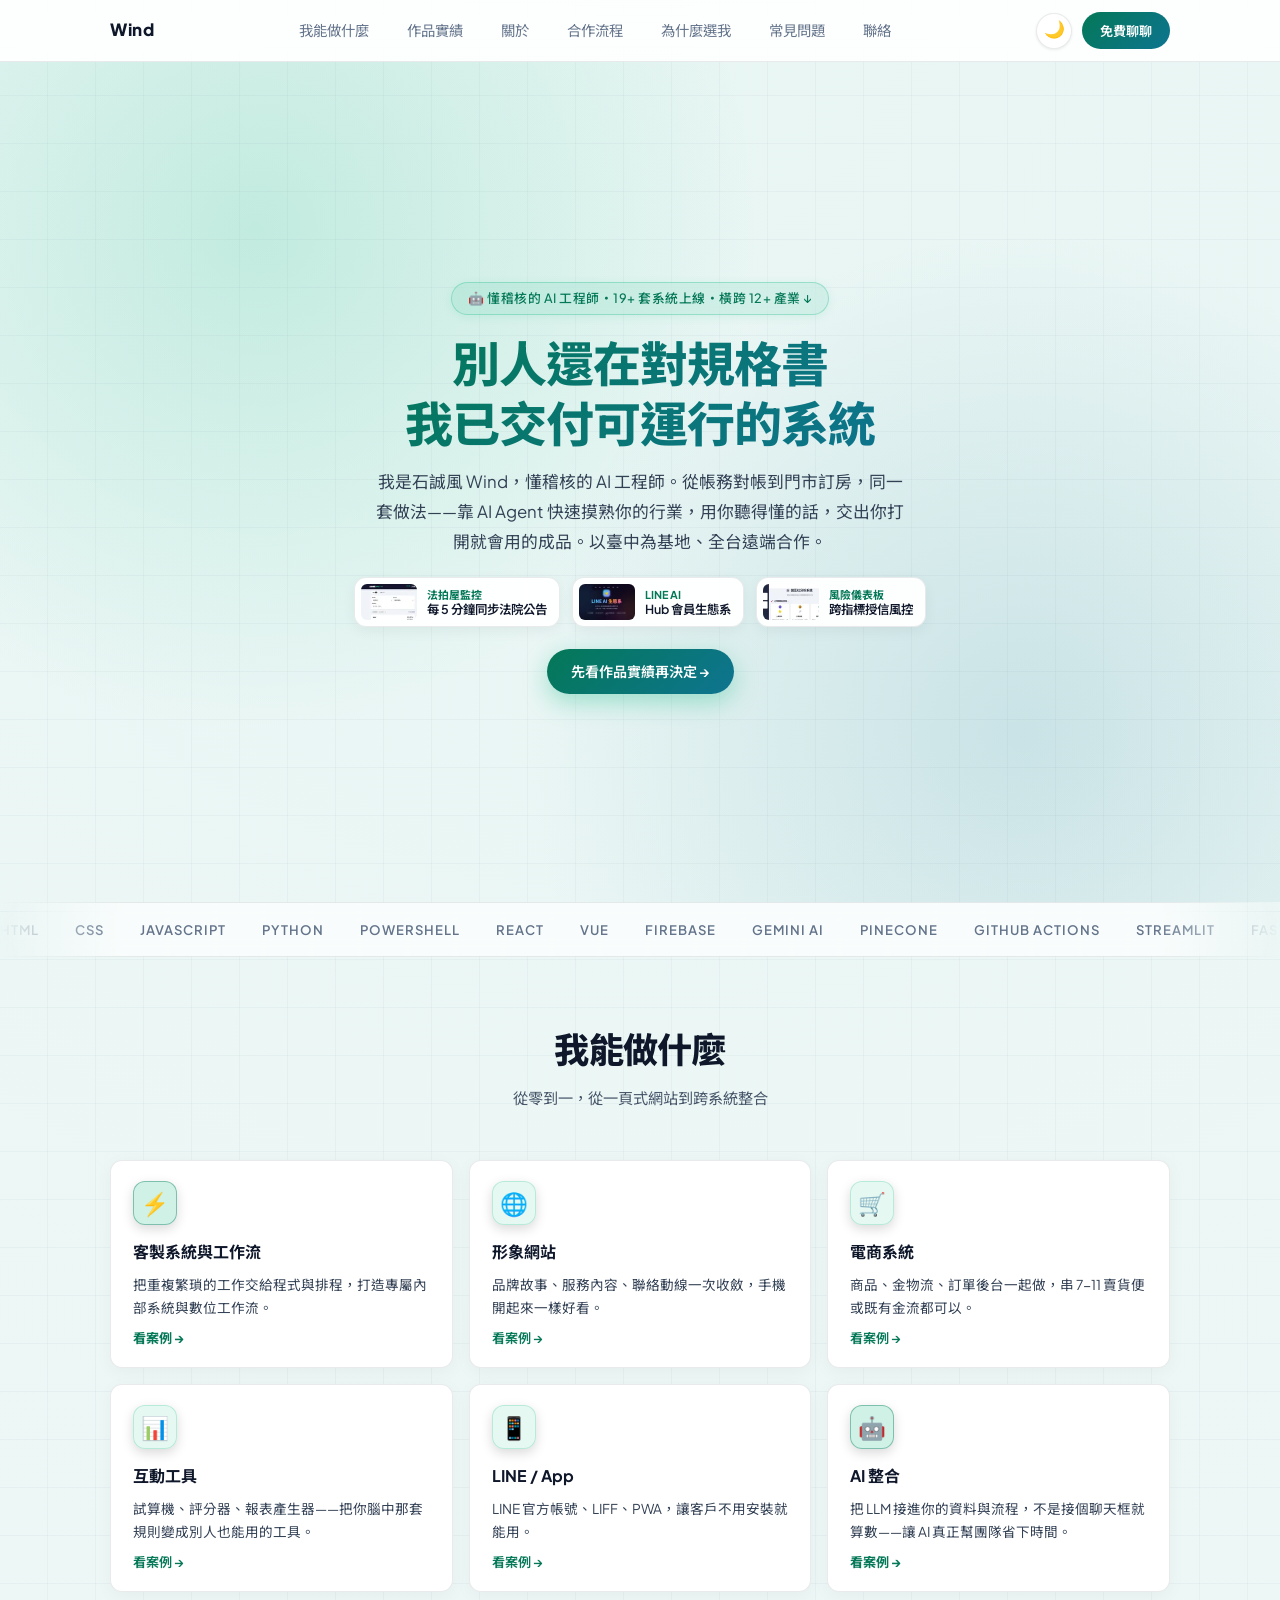
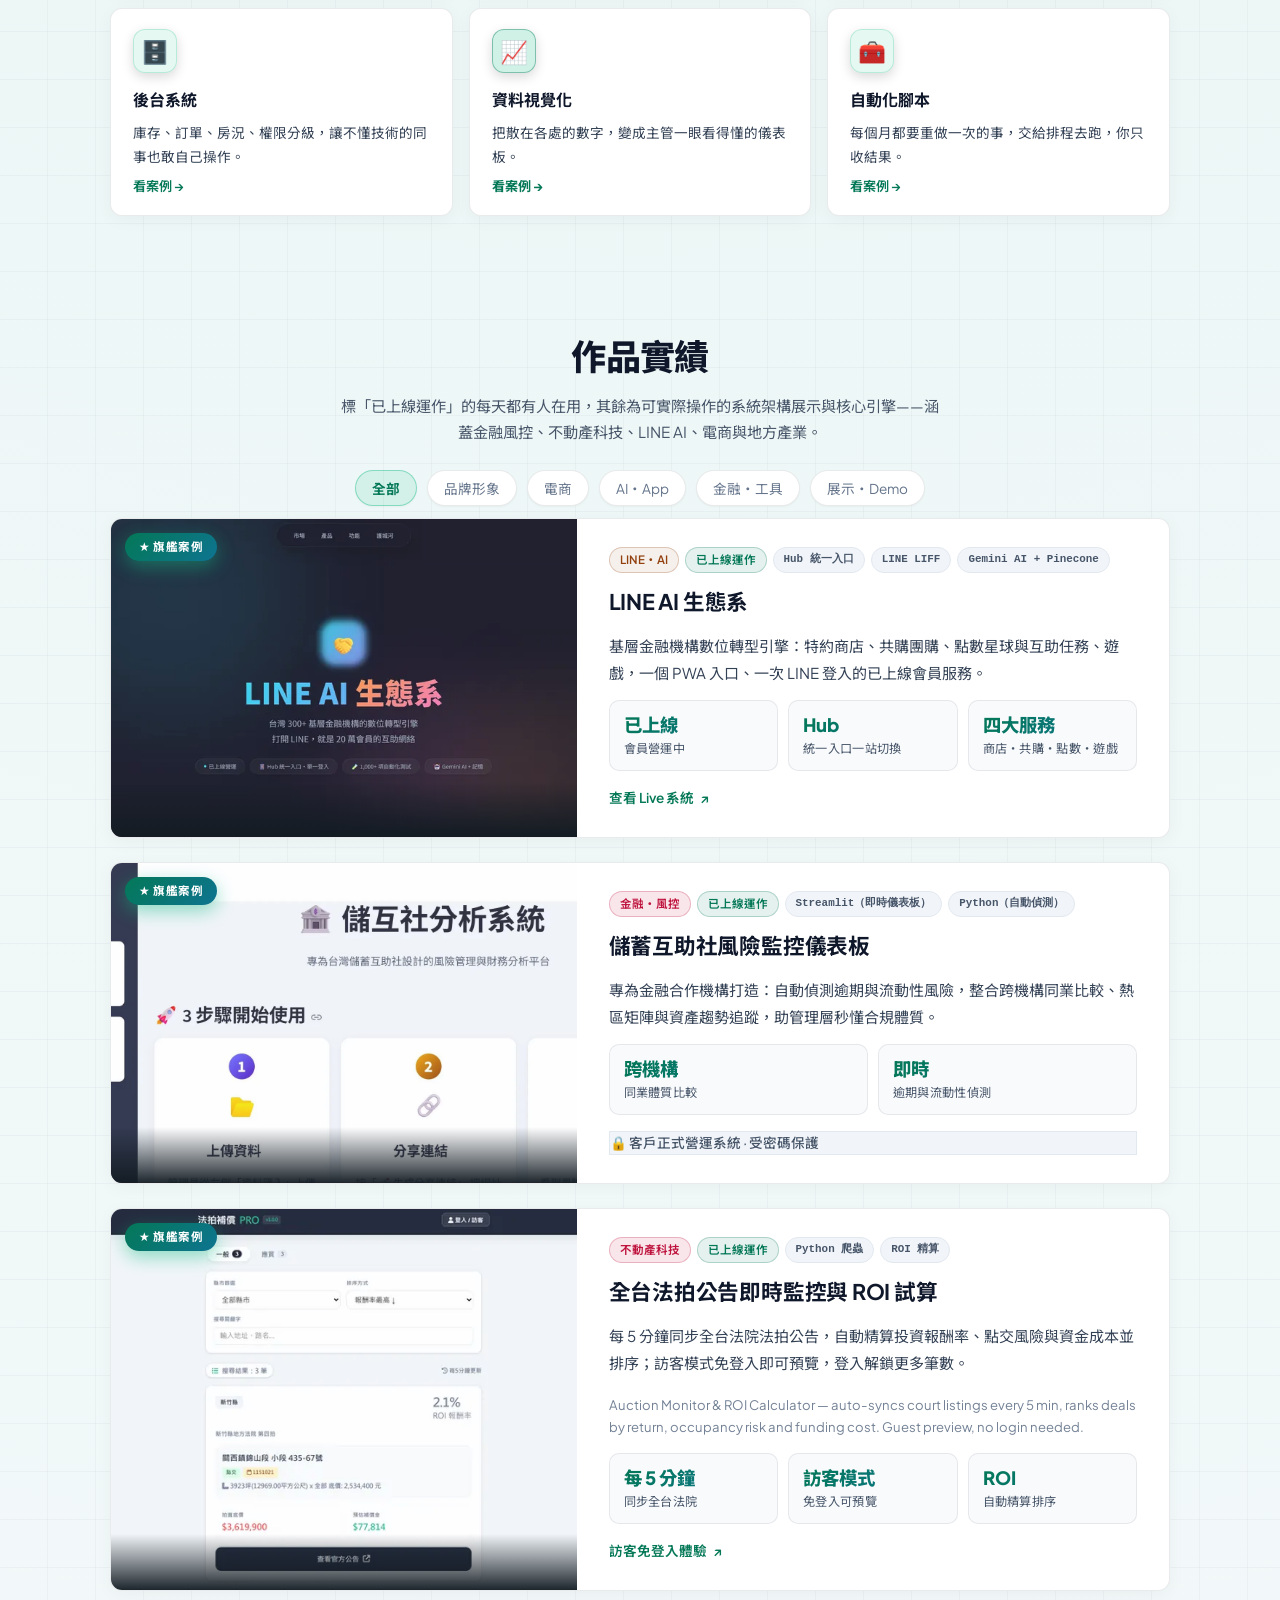
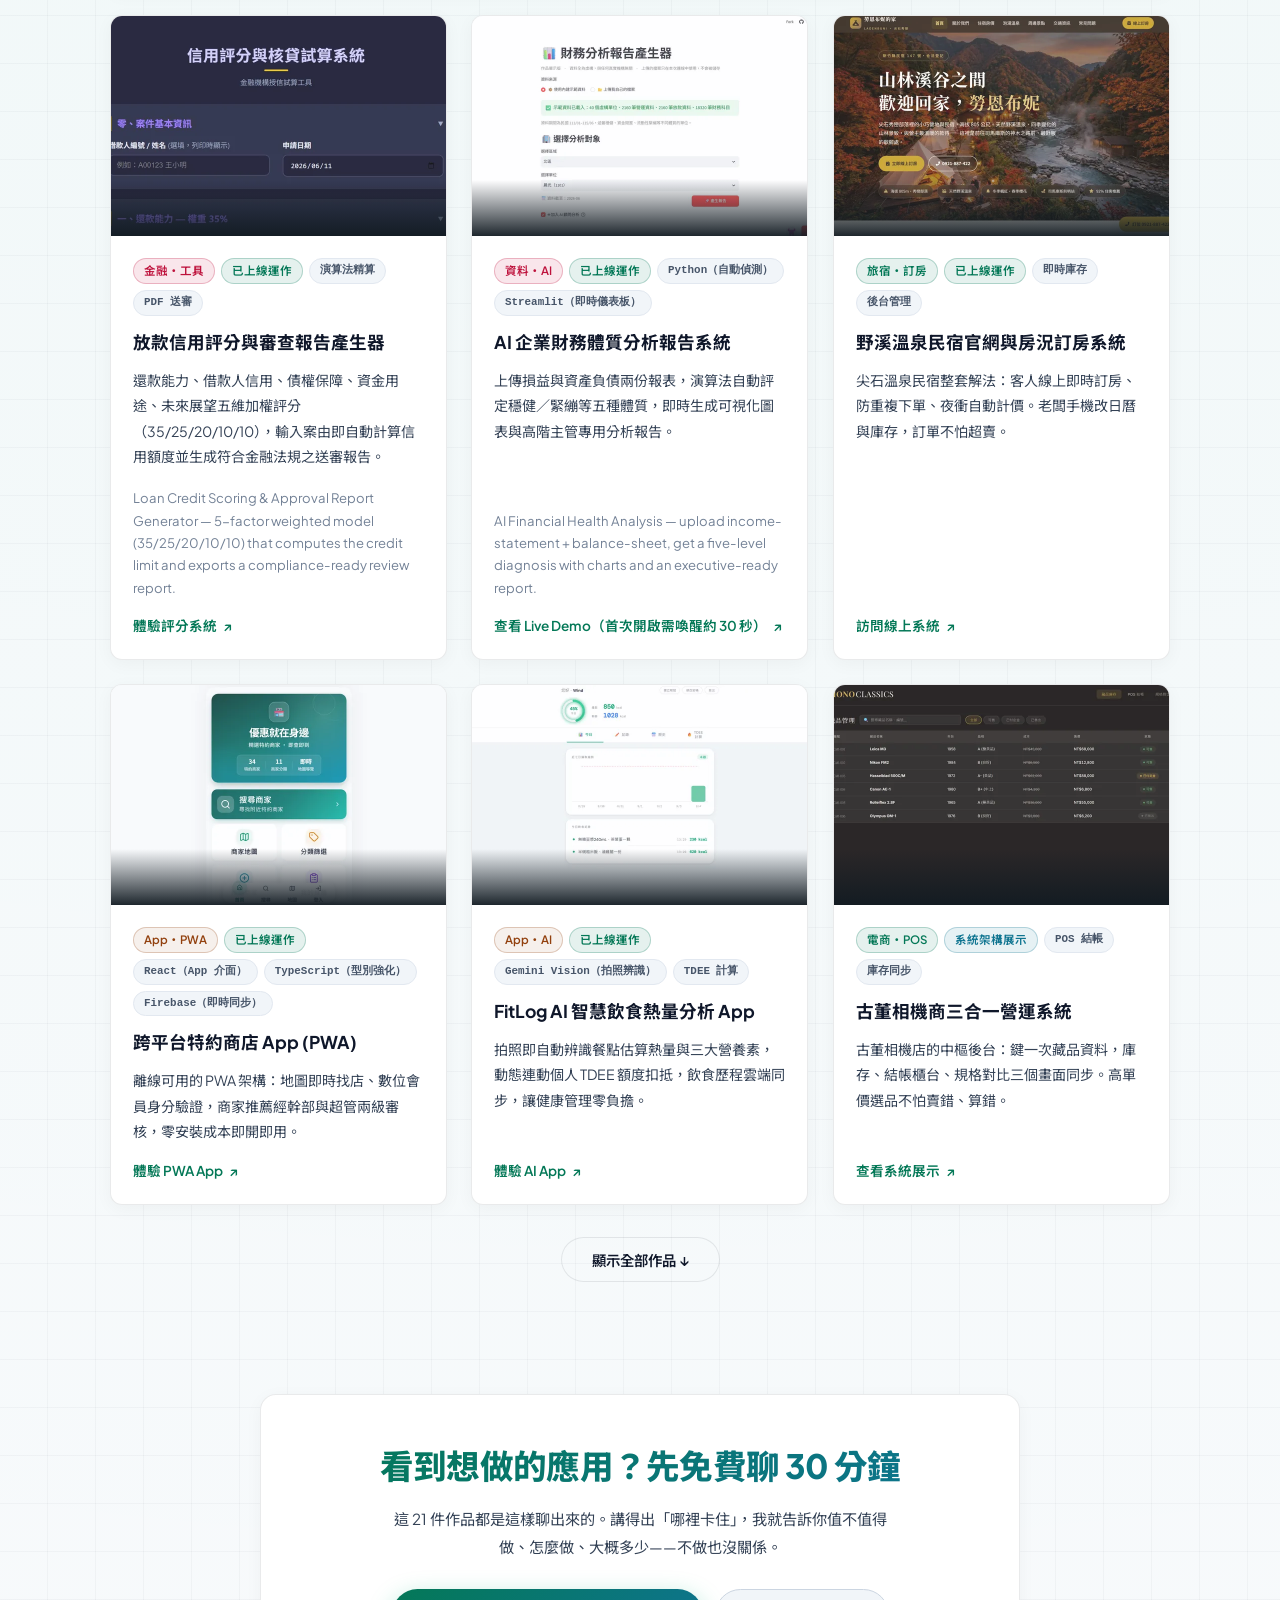
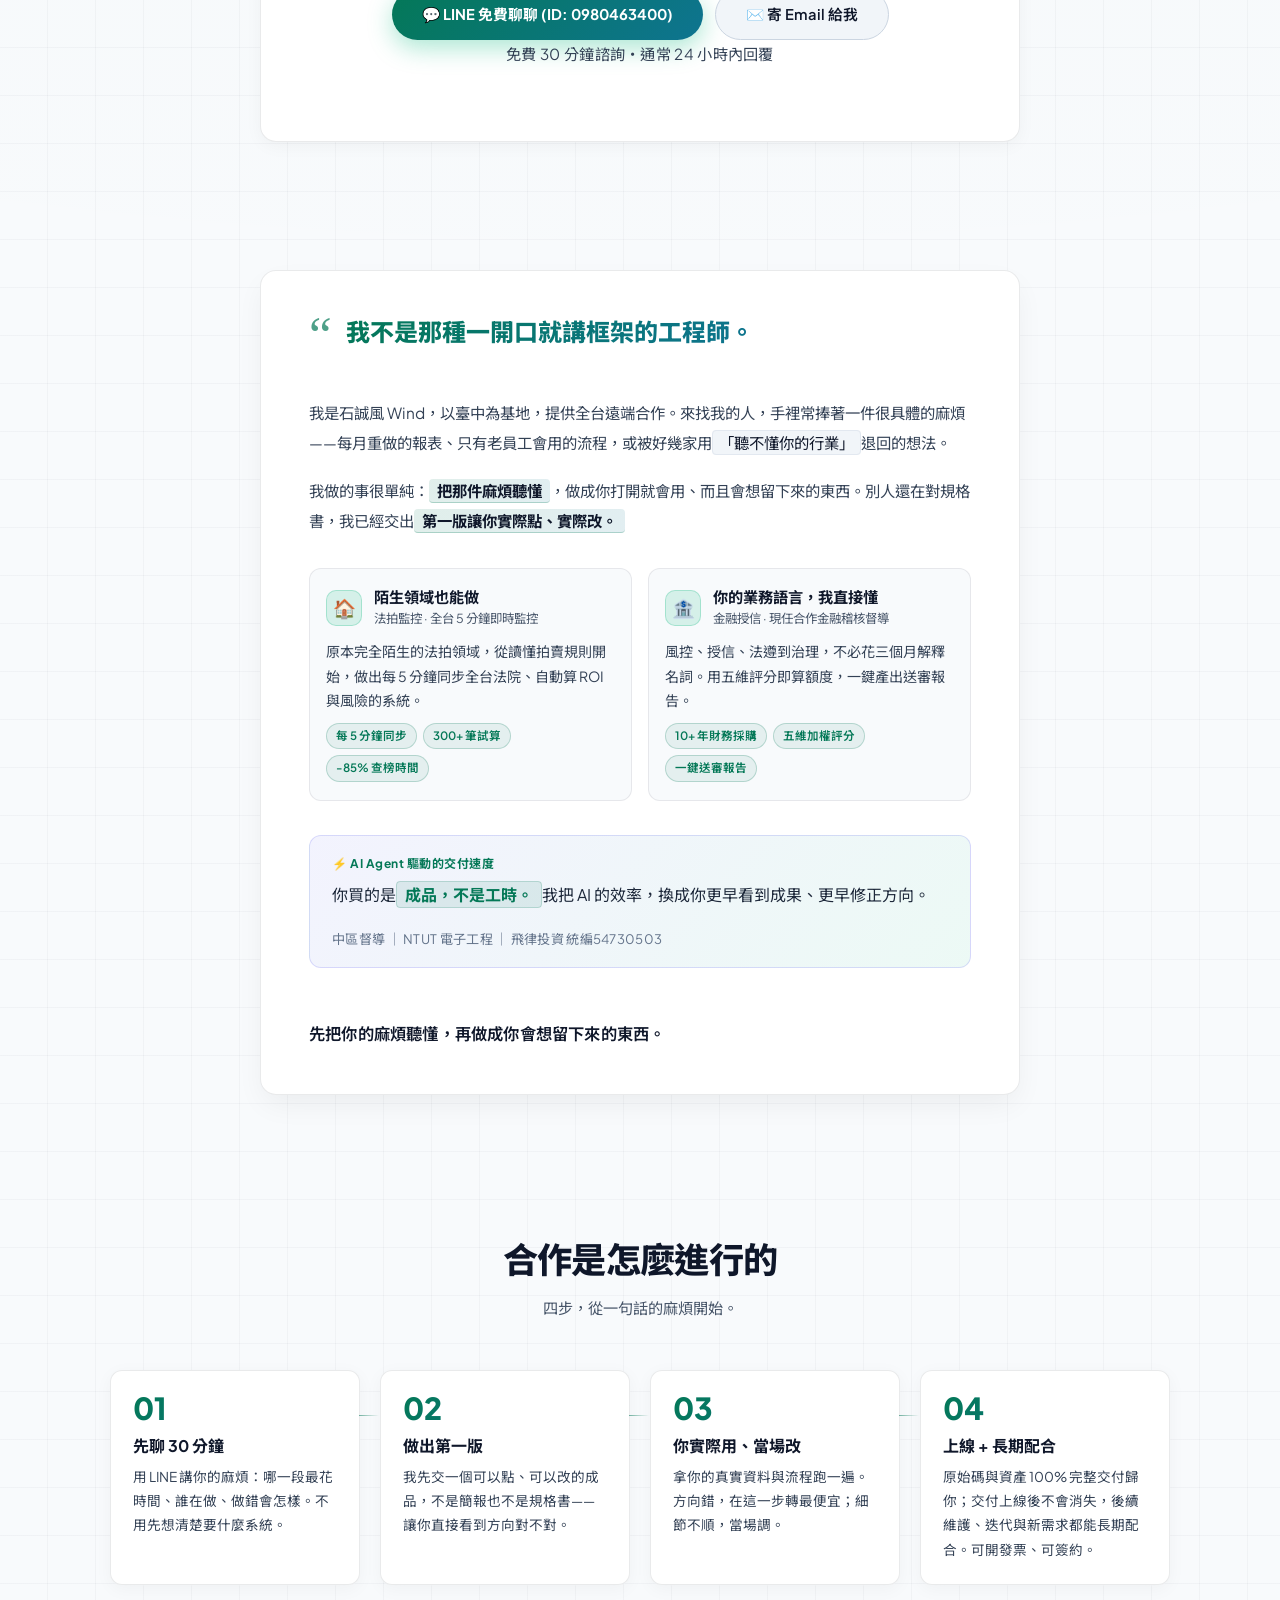
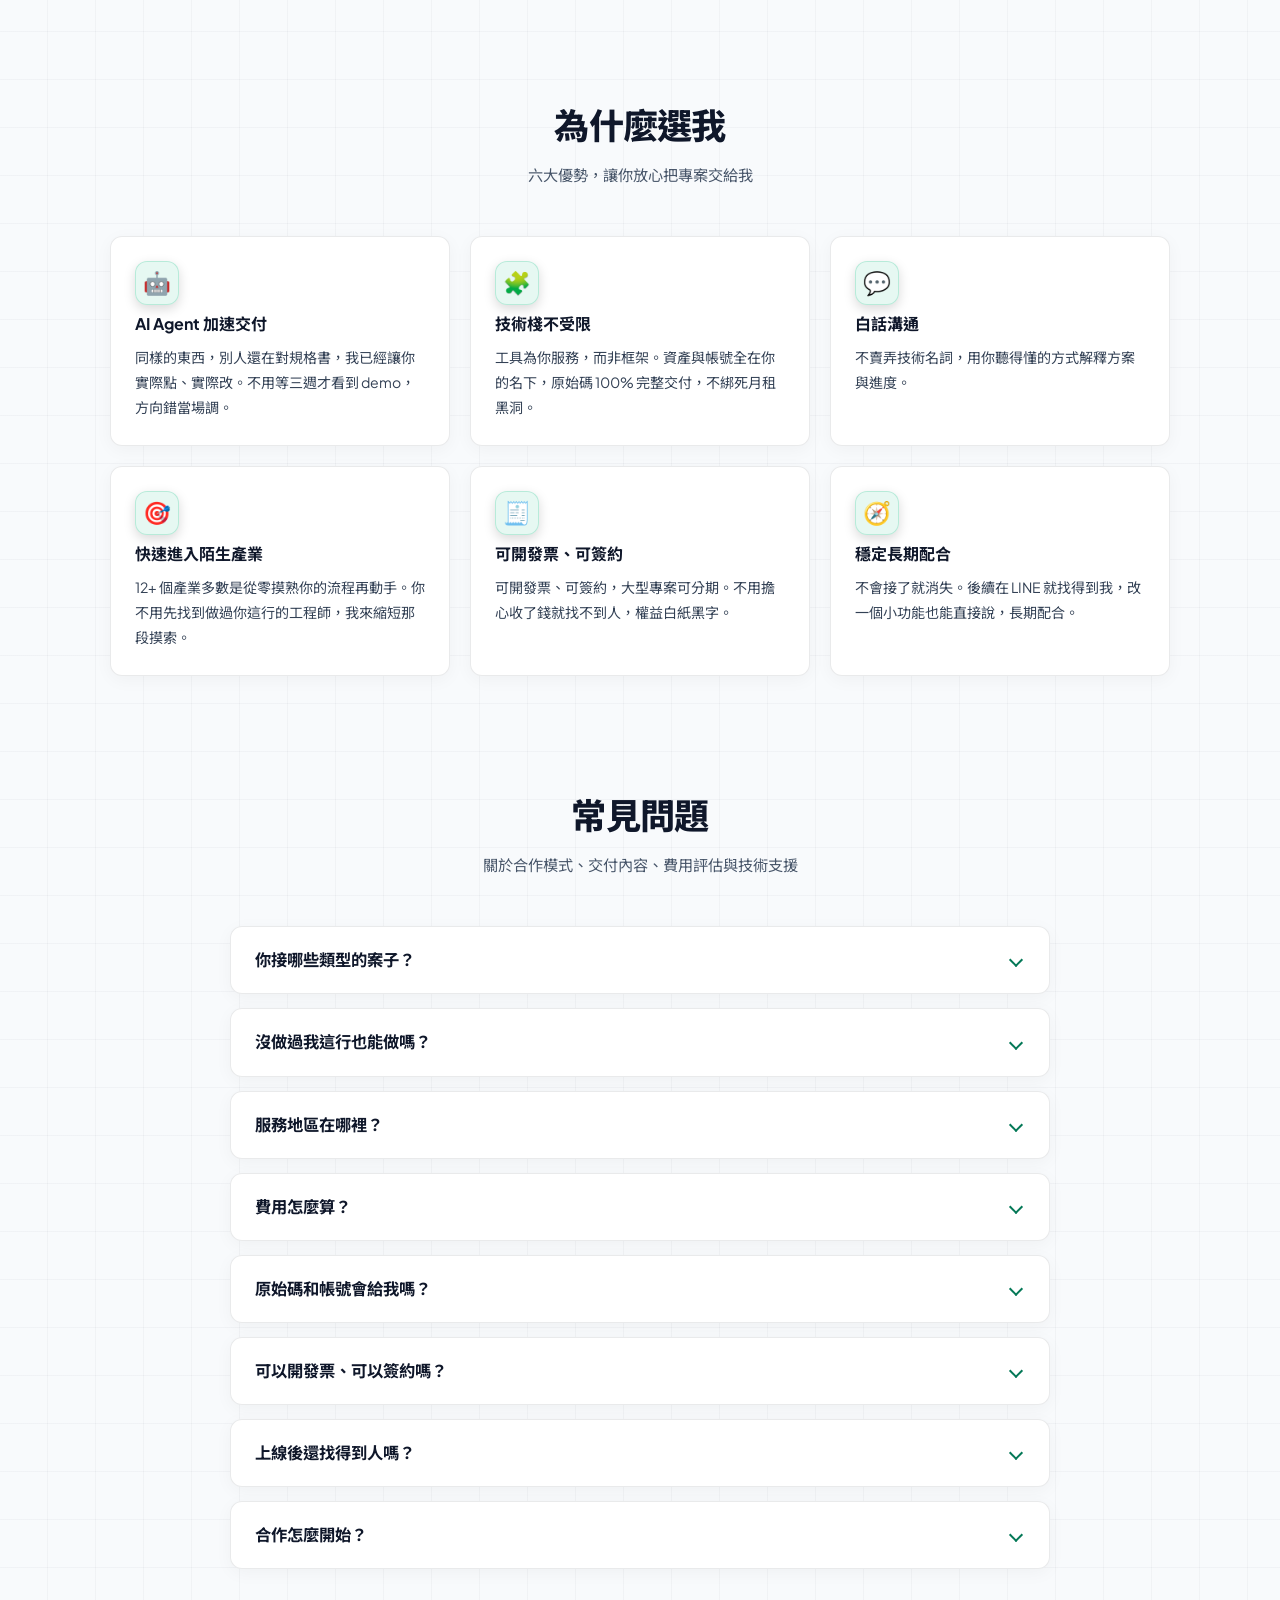
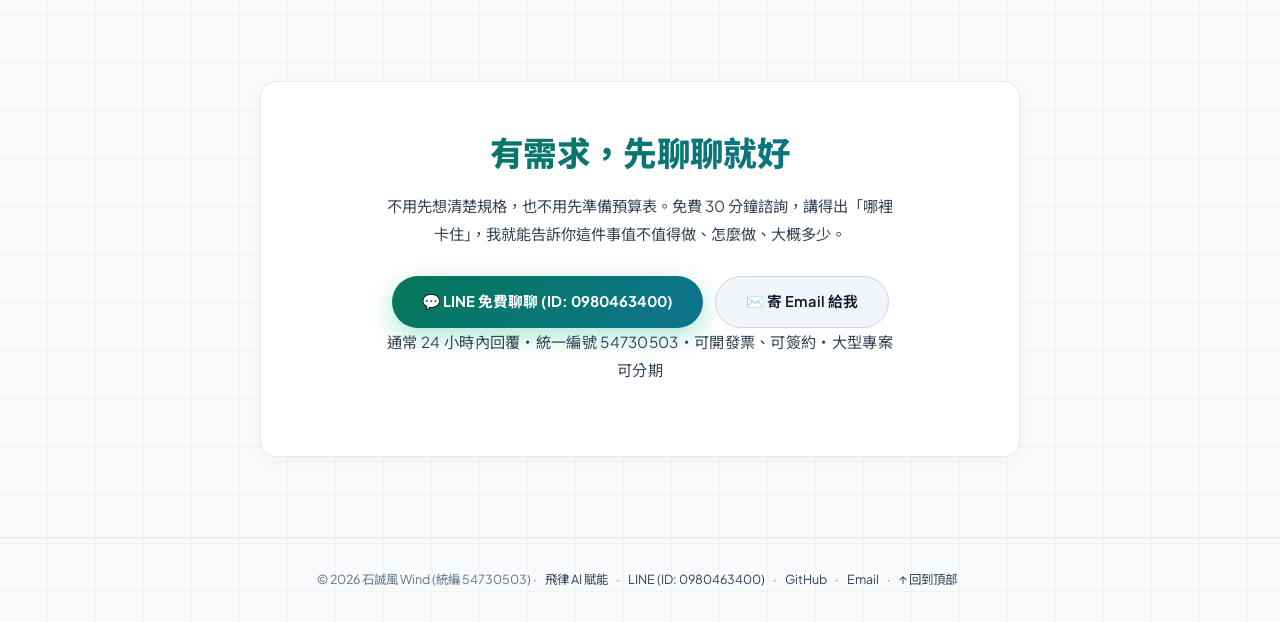
<file: index.html>
<!DOCTYPE html>
<html lang="zh-Hant">
<head>
<meta charset="UTF-8">
<meta name="viewport" content="width=device-width, initial-scale=1.0">
<title>Wind · 懂稽核的 AI 工程師 — 網站 / App / API / 自動化</title>
<meta name="description" content="懂稽核的 AI 工程師：把對帳、報表、審查這些有規則的麻煩，做成打開就會用的系統。金融稽核 × 政府採購 × AI Agent 全端開發，19+ 套系統已上線、橫跨 12+ 產業。以臺中為基地，全台遠端合作。">
<!-- <meta name="google-site-verification" content="填入 Google Search Console 給的驗證碼"> -->
<!-- <meta name="msvalidate.01" content="填入 Bing Webmaster Tools 給的驗證碼"> -->
<meta property="og:title" content="Wind · 懂稽核的 AI 工程師">
<meta property="og:description" content="懂稽核的 AI 工程師：把對帳、報表、審查這些有規則的麻煩，做成打開就會用的系統。金融稽核 × 政府採購 × AI Agent 全端開發，19+ 套系統已上線、橫跨 12+ 產業。以臺中為基地，全台遠端合作。">
<meta property="og:type" content="website">
<meta property="og:url" content="https://wind.rock903400.workers.dev/">
<meta property="og:image" content="https://wind.rock903400.workers.dev/assets/og-cover-v2.jpg">
<meta property="og:image:width" content="1200">
<meta property="og:image:height" content="630">
<meta property="og:locale" content="zh_TW">
<meta property="og:image:alt" content="Wind 懂稽核的 AI 工程師 — 橫跨 12+ 產業的已上線作品實績">
<meta property="og:site_name" content="Wind · 懂稽核的 AI 工程師">
<meta name="twitter:card" content="summary_large_image">
<link rel="canonical" href="https://wind.rock903400.workers.dev/">
<link rel="manifest" href="manifest.json">
<link rel="icon" href="data:image/svg+xml,<svg xmlns='http://www.w3.org/2000/svg' viewBox='0 0 100 100'><text y='.9em' font-size='90'>🌀</text></svg>">
<link rel="preconnect" href="https://fonts.googleapis.com">
<link rel="preconnect" href="https://fonts.gstatic.com" crossorigin>
<script src="assets/theme-init.js?v=20260830"></script>
<link href="https://fonts.googleapis.com/css2?family=Noto+Sans+TC:wght@400;500;600;700;800&family=Plus+Jakarta+Sans:wght@400;500;600;700;800&display=swap" rel="stylesheet">
<link rel="stylesheet" href="assets/tokens.css?v=20260830">
<link rel="stylesheet" href="assets/components.css?v=20260830">
<link rel="stylesheet" href="assets/style.css?v=20260830">
<noscript><style>
  /* .reveal 初始 opacity:0，靠捲動掃描顯示；沒 JS 就整個作品區空白 */
  .reveal{opacity:1;transform:none}
  /* 沒 JS 展不開，收折會讓 10 張作品永遠看不到 → 直接全開 */
  .works-grid.collapsed .work-card.extra{display:flex}
  /* 篩選鈕、計數、展開鈕沒 JS 全是死的，不如不要出現 */
  .filter-row,.filter-count,.show-all-wrap{display:none}
</style></noscript>
<script type="application/ld+json">
{
  "@context": "https://schema.org",
  "@graph": [
    {
      "@type": "WebSite",
      "@id": "https://wind.rock903400.workers.dev/#website",
      "name": "Wind · 懂稽核的 AI 工程師",
      "url": "https://wind.rock903400.workers.dev/",
      "description": "懂稽核的 AI 工程師：把對帳、報表、審查這些有規則的麻煩，做成打開就會用的系統。金融稽核 × 政府採購 × AI Agent 全端開發，19+ 套系統已上線、橫跨 12+ 產業。以臺中為基地，全台遠端合作。",
      "inLanguage": "zh-Hant",
      "publisher": {
        "@id": "https://wind.rock903400.workers.dev/#wind"
      },
      "dateModified": "2026-09-28",
      "author": {
        "@id": "https://wind.rock903400.workers.dev/#wind"
      }
    },
    {
      "@type": "Person",
      "@id": "https://wind.rock903400.workers.dev/#wind",
      "name": "石誠風 Wind",
      "alternateName": "Wind",
      "url": "https://wind.rock903400.workers.dev/",
      "jobTitle": [
        "全端系統架構師",
        "懂稽核的 AI 工程師"
      ],
      "email": "mailto:rock90340@gmail.com",
      "telephone": "+886-980-463-400",
      "taxID": "54730503",
      "address": {
        "@type": "PostalAddress",
        "addressLocality": "臺中市",
        "addressCountry": "TW"
      },
      "areaServed": [
        {
          "@type": "AdministrativeArea",
          "name": "臺中市"
        },
        {
          "@type": "Country",
          "name": "TW"
        }
      ],
      "knowsAbout": [
        "HTML",
        "CSS",
        "JavaScript",
        "Python",
        "PowerShell",
        "React",
        "Vue",
        "Firebase",
        "Gemini AI",
        "Pinecone",
        "GitHub Actions",
        "Streamlit",
        "FastAPI",
        "Google Apps Script",
        "LINE LIFF",
        "AutoHotkey",
        "金融風控",
        "不動產科技",
        "旅宿訂房",
        "電商 POS",
        "LINE AI",
        "品牌形象",
        "資料視覺化",
        "自動化腳本"
      ],
      "sameAs": [
        "https://github.com/rock903400-byte"
      ]
    },
    {
      "@type": "ProfessionalService",
      "@id": "https://wind.rock903400.workers.dev/#service",
      "name": "石誠風 Wind · 懂稽核的 AI 工程師",
      "url": "https://wind.rock903400.workers.dev/",
      "description": "以臺中市為基地，全台遠端合作。提供客製系統、形象網站、電商系統、互動工具、LINE 與 App、AI 整合、後台管理、資料視覺化與自動化腳本開發。",
      "provider": {
        "@id": "https://wind.rock903400.workers.dev/#wind"
      },
      "areaServed": [
        {
          "@type": "AdministrativeArea",
          "name": "臺中市"
        },
        {
          "@type": "Country",
          "name": "TW"
        }
      ],
      "hasOfferCatalog": {
        "@type": "OfferCatalog",
        "name": "跨產業客製化服務項目",
        "itemListElement": [
          {
            "@type": "Offer",
            "itemOffered": {
              "@type": "Service",
              "name": "客製系統與工作流",
              "description": "把重複繁瑣的工作交給程式與排程，打造專屬內部系統與數位工作流。"
            }
          },
          {
            "@type": "Offer",
            "itemOffered": {
              "@type": "Service",
              "name": "形象網站",
              "description": "品牌故事、服務內容、聯絡動線一次收斂，手機開起來一樣好看。"
            }
          },
          {
            "@type": "Offer",
            "itemOffered": {
              "@type": "Service",
              "name": "電商系統",
              "description": "商品、金物流、訂單後台一起做，串 7-11 賣貨便或既有金流都可以。"
            }
          },
          {
            "@type": "Offer",
            "itemOffered": {
              "@type": "Service",
              "name": "互動工具",
              "description": "試算機、評分器、報表產生器——把你腦中那套規則變成別人也能用的工具。"
            }
          },
          {
            "@type": "Offer",
            "itemOffered": {
              "@type": "Service",
              "name": "LINE / App",
              "description": "LINE 官方帳號、LIFF、PWA，讓客戶不用安裝就能用。"
            }
          },
          {
            "@type": "Offer",
            "itemOffered": {
              "@type": "Service",
              "name": "AI 整合",
              "description": "把 LLM 接進你的資料與流程，不是接個聊天框就算數——讓 AI 真正幫團隊省下時間。"
            }
          },
          {
            "@type": "Offer",
            "itemOffered": {
              "@type": "Service",
              "name": "後台系統",
              "description": "庫存、訂單、房況、權限分級，讓不懂技術的同事也敢自己操作。"
            }
          },
          {
            "@type": "Offer",
            "itemOffered": {
              "@type": "Service",
              "name": "資料視覺化",
              "description": "把散在各處的數字，變成主管一眼看得懂的儀表板。"
            }
          },
          {
            "@type": "Offer",
            "itemOffered": {
              "@type": "Service",
              "name": "自動化腳本",
              "description": "每個月都要重做一次的事，交給排程去跑，你只收結果。"
            }
          }
        ]
      }
    },
    {
      "@type": "FAQPage",
      "@id": "https://wind.rock903400.workers.dev/#faq",
      "mainEntity": [
        {
          "@type": "Question",
          "name": "你接哪些類型的案子？",
          "acceptedAnswer": {
            "@type": "Answer",
            "text": "涵蓋形象網站、電商系統、客製內部系統與數位工作流、LINE LIFF 與 App、AI 整合應用、互動試算工具、資料視覺化儀表板與排程自動化腳本等 9 大類別。從零到一打造或既有系統優化擴充皆可承接。"
          }
        },
        {
          "@type": "Question",
          "name": "沒做過我這行也能做嗎？",
          "acceptedAnswer": {
            "@type": "Answer",
            "text": "可以。我已累積多領域已上線與展示專案，橫跨 12+ 個產業。過去包含完全陌生的法拍監控領域，也是從讀懂拍賣法規開始，做出每 5 分鐘同步全台法院與自動試算 ROI 的系統。透過 AI Agent 與 10+ 年公部門財務與採購底子，能快速摸熟你的行業流程與業務語言。"
          }
        },
        {
          "@type": "Question",
          "name": "服務地區在哪裡？",
          "acceptedAnswer": {
            "@type": "Answer",
            "text": "以臺中市為實體基地，提供全台灣跨縣市遠端合作。溝通與需求收斂主要透過 LINE 與線上會議進行，流程順暢且即時，不受地域限制。"
          }
        },
        {
          "@type": "Question",
          "name": "費用怎麼算？",
          "acceptedAnswer": {
            "@type": "Answer",
            "text": "專案採客製化評估，不設固定價格死板框架。我們可先透過 LINE 進行 30 分鐘免費評估，釐清實際痛點與技術可行性後提供清楚估價。全案可開發票、可簽約，大型專案亦支援分期階段付款。"
          }
        },
        {
          "@type": "Question",
          "name": "原始碼和帳號會給我嗎？",
          "acceptedAnswer": {
            "@type": "Answer",
            "text": "會，原始碼與所有系統資產 100% 完整交付，第三方帳號與雲端金鑰直接掛在你的名下，由你完全掌控。不綁死月租黑洞，確保交付後無後顧之憂。"
          }
        },
        {
          "@type": "Question",
          "name": "可以開發票、可以簽約嗎？",
          "acceptedAnswer": {
            "@type": "Answer",
            "text": "可以。具備合法營業登記，統一編號為 54730503。所有委託皆可簽署正式合約保障雙方權益，並開立合法統一發票，請款與核銷完全透明合規。"
          }
        },
        {
          "@type": "Question",
          "name": "上線後還找得到人嗎？",
          "acceptedAnswer": {
            "@type": "Answer",
            "text": "找得到。我提供穩定的長期配合與維護支援，交付後不會消失。後續有維護需求、改版或新功能規劃，都能直接在 LINE 聯繫討論與持續迭代。"
          }
        },
        {
          "@type": "Question",
          "name": "合作怎麼開始？",
          "acceptedAnswer": {
            "@type": "Answer",
            "text": "合作只需四步：第一步先在 LINE 聊 30 分鐘講你的麻煩；第二步我直接交付可運行的第一版原型驗證方向；第三步拿你的真實資料實際操作並當場調整；第四步驗收上線、100% 資產交付並建立長期維護配合。"
          }
        }
      ]
    },
    {
      "@type": "ItemList",
      "@id": "https://wind.rock903400.workers.dev/#works",
      "name": "作品實績 — 已上線與展示系統",
      "numberOfItems": 21,
      "itemListElement": [
        {
          "@type": "ListItem",
          "position": 1,
          "item": {
            "@type": "CreativeWork",
            "name": "LINE AI 生態系",
            "url": "https://rock903400-byte.github.io/line-ai-ecosystem-demo/",
            "image": "https://wind.rock903400.workers.dev/assets/line-ai-ecosystem.webp",
            "description": "基層金融機構數位轉型引擎：Hub 統一入口、一次 LINE 登入的已上線會員服務"
          }
        },
        {
          "@type": "ListItem",
          "position": 2,
          "item": {
            "@type": "CreativeWork",
            "name": "儲蓄互助社風險監控儀表板",
            "url": "https://cu-analysis-v1-vizgphhwjwmfkvrrktdjte.streamlit.app/",
            "image": "https://wind.rock903400.workers.dev/assets/cu-risk-dashboard-v2.webp",
            "description": "儲互社風險儀表板，顯示跨機構比較與趨勢追蹤"
          }
        },
        {
          "@type": "ListItem",
          "position": 3,
          "item": {
            "@type": "CreativeWork",
            "name": "全台法拍公告即時監控與 ROI 試算",
            "url": "https://rock903400-byte.github.io/foreclosure-compensation-analyzer/",
            "image": "https://wind.rock903400.workers.dev/assets/foreclosure-analyzer-v2.webp",
            "description": "訪客模式免登入預覽，ROI 自動精算排序的法拍案件列表"
          }
        },
        {
          "@type": "ListItem",
          "position": 4,
          "item": {
            "@type": "CreativeWork",
            "name": "放款信用評分與審查報告產生器",
            "url": "https://rock903400-byte.github.io/credit-score-system/",
            "image": "https://wind.rock903400.workers.dev/assets/credit-score-system.webp",
            "description": "信用評分與核貸試算系統輸入介面"
          }
        },
        {
          "@type": "ListItem",
          "position": 5,
          "item": {
            "@type": "CreativeWork",
            "name": "AI 企業財務體質分析報告系統",
            "url": "https://wind-report-generator-demo.streamlit.app/",
            "image": "https://wind.rock903400.workers.dev/assets/report-generator-demo.webp",
            "description": "財務分析報告產生器操作介面"
          }
        },
        {
          "@type": "ListItem",
          "position": 6,
          "item": {
            "@type": "CreativeWork",
            "name": "野溪溫泉民宿官網與房況訂房系統",
            "url": "https://laoenbuni.pages.dev/",
            "image": "https://wind.rock903400.workers.dev/assets/laoenbuni.webp",
            "description": "勞恩布妮的家民宿官網首頁，秀巒溪谷與楓紅主視覺"
          }
        },
        {
          "@type": "ListItem",
          "position": 7,
          "item": {
            "@type": "CreativeWork",
            "name": "跨平台特約商店 App (PWA)",
            "url": "https://special-stores-app-52e1c.web.app",
            "image": "https://wind.rock903400.workers.dev/assets/tekiyou-store.webp",
            "description": "員工福利商店 App 首頁，顯示特約商家數量與功能選單"
          }
        },
        {
          "@type": "ListItem",
          "position": 8,
          "item": {
            "@type": "CreativeWork",
            "name": "FitLog AI 智慧飲食熱量分析 App",
            "url": "https://rock903400-byte.github.io/FitLog-AI/",
            "image": "https://wind.rock903400.workers.dev/assets/fitlog-ai-v2.webp",
            "description": "FitLog AI 主畫面，顯示每日熱量環、TDEE 計算與飲食紀錄輸入"
          }
        },
        {
          "@type": "ListItem",
          "position": 9,
          "item": {
            "@type": "CreativeWork",
            "name": "古董相機商三合一營運系統",
            "url": "https://rock903400-byte.github.io/mono-classics-demo/demo/demo.html",
            "image": "https://wind.rock903400.workers.dev/assets/mono-classics.webp",
            "description": "MONO CLASSICS 藏品庫存管理介面"
          }
        },
        {
          "@type": "ListItem",
          "position": 10,
          "item": {
            "@type": "CreativeWork",
            "name": "旅遊行程逐日估價與成本隔離系統",
            "url": "https://rock903400-byte.github.io/ttq-demo/",
            "image": "https://wind.rock903400.workers.dev/assets/ttq-estimator-v2.webp",
            "description": "旅遊行程估價系統操作介面，左側逐日行程、右側即時報價總結"
          }
        },
        {
          "@type": "ListItem",
          "position": 11,
          "item": {
            "@type": "CreativeWork",
            "name": "LiveHub 16 路多畫面無延遲直播監看",
            "url": "https://rock903400-byte.github.io/livehub-demo/",
            "image": "https://wind.rock903400.workers.dev/assets/livehub.webp",
            "description": "LiveHub 多路直播監看首頁，多路直播並排播放"
          }
        },
        {
          "@type": "ListItem",
          "position": 12,
          "item": {
            "@type": "CreativeWork",
            "name": "學術展覽線上數位策展互動網站",
            "url": "https://rock903400-byte.github.io/academic-exhibition-demo/",
            "image": "https://wind.rock903400.workers.dev/assets/academic-exhibition.webp",
            "description": "學術展覽網站首頁主視覺"
          }
        },
        {
          "@type": "ListItem",
          "position": 13,
          "item": {
            "@type": "CreativeWork",
            "name": "伯鐸儲蓄互助社企業官方網站",
            "url": "https://boduosavings-group-site.pages.dev/",
            "image": "https://wind.rock903400.workers.dev/assets/boduosavings-v2.webp",
            "description": "伯鐸儲蓄互助社官網首頁，誠信互助在地深耕主視覺"
          }
        },
        {
          "@type": "ListItem",
          "position": 14,
          "item": {
            "@type": "CreativeWork",
            "name": "果醬女孩無添加果醬品牌電商官網",
            "url": "https://jamgirl-website.pages.dev/",
            "image": "https://wind.rock903400.workers.dev/assets/jamgirl.webp",
            "description": "果醬女孩電商官網首頁，季節限定果醬主視覺"
          }
        },
        {
          "@type": "ListItem",
          "position": 15,
          "item": {
            "@type": "CreativeWork",
            "name": "艾比兒甜點人氣烘焙品牌官網",
            "url": "https://rock903400-byte.github.io/alexsarah-bakery/",
            "image": "https://wind.rock903400.workers.dev/assets/alexsarah-bakery.webp",
            "description": "艾比兒甜點官網首頁，東門市場甜點主視覺"
          }
        },
        {
          "@type": "ListItem",
          "position": 16,
          "item": {
            "@type": "CreativeWork",
            "name": "臺中市林業生產合作社・森活樂校",
            "url": "https://rock903400-byte.github.io/taichung-forestry-coop/",
            "image": "https://wind.rock903400.workers.dev/assets/taichung-forestry-coop-v2.webp",
            "description": "臺中市林業生產合作社官網首頁，森活樂校森林主視覺"
          }
        },
        {
          "@type": "ListItem",
          "position": 17,
          "item": {
            "@type": "CreativeWork",
            "name": "陶茶雅舍手捏壺職人品牌官網",
            "url": "https://rock903400-byte.github.io/tao-tea-house/",
            "image": "https://wind.rock903400.workers.dev/assets/tao-tea-house.webp",
            "description": "陶茶雅舍網站首頁，茶藝課程主視覺"
          }
        },
        {
          "@type": "ListItem",
          "position": 18,
          "item": {
            "@type": "CreativeWork",
            "name": "眉序開運修眉高轉換預約單頁官網",
            "url": "https://meixu-site.pages.dev/",
            "image": "https://wind.rock903400.workers.dev/assets/meixu-v2.webp",
            "description": "眉序修眉官網首頁，台南開運修眉主視覺"
          }
        },
        {
          "@type": "ListItem",
          "position": 19,
          "item": {
            "@type": "CreativeWork",
            "name": "台中建德浸信會五十週年官方網站",
            "url": "https://rock903400-byte.github.io/chienteh-church-site/",
            "image": "https://wind.rock903400.workers.dev/assets/chienteh-church-site.webp",
            "description": "台中建德浸信會官網首頁，教會歡迎主視覺"
          }
        },
        {
          "@type": "ListItem",
          "position": 20,
          "item": {
            "@type": "CreativeWork",
            "name": "儲互社智慧法催公文助手",
            "url": "https://cu-legal-assistant.pages.dev/",
            "image": "https://wind.rock903400.workers.dev/assets/cu-legal-assistant.jpg",
            "description": "8 大司法範本匯出與 5 年時效管理"
          }
        },
        {
          "@type": "ListItem",
          "position": 21,
          "item": {
            "@type": "CreativeWork",
            "name": "口袋翻譯即時語音翻譯 App",
            "url": "https://github.com/rock903400-byte/pocket-translator",
            "image": "https://wind.rock903400.workers.dev/assets/pocket-translator.jpg",
            "description": "Android 即時語音翻譯 App，Gemini Live 真實逐字"
          }
        }
      ]
    },
    {
      "@type": "BreadcrumbList",
      "@id": "https://wind.rock903400.workers.dev/#breadcrumb",
      "itemListElement": [
        {
          "@type": "ListItem",
          "position": 1,
          "name": "首頁",
          "item": "https://wind.rock903400.workers.dev/"
        },
        {
          "@type": "ListItem",
          "position": 2,
          "name": "作品實績",
          "item": "https://wind.rock903400.workers.dev/#works"
        },
        {
          "@type": "ListItem",
          "position": 3,
          "name": "關於",
          "item": "https://wind.rock903400.workers.dev/#about"
        },
        {
          "@type": "ListItem",
          "position": 4,
          "name": "聯絡",
          "item": "https://wind.rock903400.workers.dev/#contact"
        }
      ]
    }
  ]
}
</script>
</head>
<body>

<a class="skip-link" href="#main">跳至主要內容</a>

<!-- ============ TOP NAV ============ -->
<nav class="site-nav" aria-label="主要導覽">
  <div class="site-nav-inner wrap">
    <a class="site-brand" href="./" aria-label="Wind 首頁">Wind</a>
    <div class="site-links">
      <a href="#services">我能做什麼</a>
      <a href="#works">作品實績</a>
      <a href="#about">關於</a>
      <a href="#process">合作流程</a>
      <a href="#strengths">為什麼選我</a>
      <a href="#faq">常見問題</a>
      <a href="#contact">聯絡</a>
    </div>
    <div style="display: flex; align-items: center; gap: 10px;">
      <button class="theme-toggle-btn" id="themeToggleBtn" type="button" aria-label="切換淺色/深色主題" title="切換淺色/深色主題">☀️</button>
      <a class="nav-cta" href="https://line.me/ti/p/~0980463400" target="_blank" rel="noopener noreferrer">免費聊聊</a>
    </div>
  </div>
</nav>

<main id="main">

<!-- ============ HERO ============ -->
<section class="hero">
<div class="hero-inner wrap">
  <a class="hero-badge" href="#works">🤖 懂稽核的 AI 工程師・19+ 套系統上線・橫跨 12+ 產業 ↓</a>
  <h1>別人還在對規格書<br>我已交付可運行的系統</h1>
  <p>我是石誠風 Wind，懂稽核的 AI 工程師。從帳務對帳到門市訂房，同一套做法——靠 AI Agent 快速摸熟你的行業，用你聽得懂的話，交出你打開就會用的成品。以臺中為基地、全台遠端合作。</p>

  <div class="hero-proof-strip" role="region" aria-label="旗艦案例精選">
    <a href="#works" class="hero-proof-card">
      <picture class="hero-proof-thumb">
        <source srcset="assets/foreclosure-analyzer-thumb.webp" type="image/webp">
        <img src="assets/foreclosure-analyzer-thumb.jpg" alt="法拍屋監控系統截圖" width="112" height="72">
      </picture>
      <div class="hero-proof-info">
        <span class="hero-proof-tag">法拍屋監控</span>
        <span class="hero-proof-title">每 5 分鐘同步法院公告</span>
      </div>
    </a>
    <a href="#works" class="hero-proof-card">
      <picture class="hero-proof-thumb">
        <source srcset="assets/line-ai-ecosystem-thumb.webp" type="image/webp">
        <img src="assets/line-ai-ecosystem-thumb.jpg" alt="LINE AI 生態系 Hub 統一入口截圖" width="112" height="72">
      </picture>
      <div class="hero-proof-info">
        <span class="hero-proof-tag">LINE AI</span>
        <span class="hero-proof-title">Hub 會員生態系</span>
      </div>
    </a>
    <a href="#works" class="hero-proof-card">
      <picture class="hero-proof-thumb">
        <source srcset="assets/cu-risk-dashboard-thumb.webp" type="image/webp">
        <img src="assets/cu-risk-dashboard-thumb.jpg" alt="儲蓄互助社風險監控儀表板截圖" width="112" height="72">
      </picture>
      <div class="hero-proof-info">
        <span class="hero-proof-tag">風險儀表板</span>
        <span class="hero-proof-title">跨指標授信風控</span>
      </div>
    </a>
  </div>

  <a href="#works" class="scroll-cue">先看作品實績再決定 →</a>
</div>
</section>

<!-- ============ TECH MARQUEE ============ -->
<div class="marquee-wrap">
<div class="marquee" aria-hidden="true">
  <span>HTML</span><span>CSS</span><span>JavaScript</span><span>Python</span><span>PowerShell</span>
  <span>React</span><span>Vue</span><span>Firebase</span><span>Gemini AI</span><span>Pinecone</span>
  <span>GitHub Actions</span><span>Streamlit</span><span>FastAPI</span><span>Google Apps Script</span>
  <span>LINE LIFF</span><span>AutoHotkey</span><span>Desktop GUI</span>
  <span>HTML</span><span>CSS</span><span>JavaScript</span><span>Python</span><span>PowerShell</span>
  <span>React</span><span>Vue</span><span>Firebase</span><span>Gemini AI</span><span>Pinecone</span>
  <span>GitHub Actions</span><span>Streamlit</span><span>FastAPI</span><span>Google Apps Script</span>
  <span>LINE LIFF</span><span>AutoHotkey</span><span>Desktop GUI</span>
</div>
</div>

<!-- ============ SERVICES ============ -->
<section id="services">
<div class="wrap">
  <h2 class="sec-title reveal">我能做什麼</h2>
  <p class="sec-sub reveal">從零到一，從一頁式網站到跨系統整合</p>
  <div class="svc-grid reveal">
    <div class="svc-card svc-featured">
      <span class="svc-icon">⚡</span>
      <h3>客製系統與工作流</h3>
      <p>把重複繁瑣的工作交給程式與排程，打造專屬內部系統與數位工作流。</p>
      <button class="svc-jump" type="button" data-jump="fin" aria-label="篩選並查看金融工具與客製系統相關案例">看案例 →</button>
    </div>
    <div class="svc-card">
      <span class="svc-icon">🌐</span>
      <h3>形象網站</h3>
      <p>品牌故事、服務內容、聯絡動線一次收斂，手機開起來一樣好看。</p>
      <button class="svc-jump" type="button" data-jump="brand" aria-label="篩選並查看品牌形象網站相關案例">看案例 →</button>
    </div>
    <div class="svc-card">
      <span class="svc-icon">🛒</span>
      <h3>電商系統</h3>
      <p>商品、金物流、訂單後台一起做，串 7-11 賣貨便或既有金流都可以。</p>
      <button class="svc-jump" type="button" data-jump="ecom" aria-label="篩選並查看電商系統相關案例">看案例 →</button>
    </div>
    <div class="svc-card">
      <span class="svc-icon">📊</span>
      <h3>互動工具</h3>
      <p>試算機、評分器、報表產生器——把你腦中那套規則變成別人也能用的工具。</p>
      <button class="svc-jump" type="button" data-jump="fin" aria-label="篩選並查看互動工具與金融試算相關案例">看案例 →</button>
    </div>
    <div class="svc-card">
      <span class="svc-icon">📱</span>
      <h3>LINE / App</h3>
      <p>LINE 官方帳號、LIFF、PWA，讓客戶不用安裝就能用。</p>
      <button class="svc-jump" type="button" data-jump="aiapp" aria-label="篩選並查看 LINE 與 App 相關案例">看案例 →</button>
    </div>
    <div class="svc-card svc-featured">
      <span class="svc-icon">🤖</span>
      <h3>AI 整合</h3>
      <p>把 LLM 接進你的資料與流程，不是接個聊天框就算數——讓 AI 真正幫團隊省下時間。</p>
      <button class="svc-jump" type="button" data-jump="aiapp" aria-label="篩選並查看 AI 整合相關案例">看案例 →</button>
    </div>
    <div class="svc-card">
      <span class="svc-icon">🗄️</span>
      <h3>後台系統</h3>
      <p>庫存、訂單、房況、權限分級，讓不懂技術的同事也敢自己操作。</p>
      <button class="svc-jump" type="button" data-jump="ecom" aria-label="篩選並查看後台管理系統相關案例">看案例 →</button>
    </div>
    <div class="svc-card svc-featured">
      <span class="svc-icon">📈</span>
      <h3>資料視覺化</h3>
      <p>把散在各處的數字，變成主管一眼看得懂的儀表板。</p>
      <button class="svc-jump" type="button" data-jump="fin" aria-label="篩選並查看資料視覺化相關案例">看案例 →</button>
    </div>
    <div class="svc-card">
      <span class="svc-icon">🧰</span>
      <h3>自動化腳本</h3>
      <p>每個月都要重做一次的事，交給排程去跑，你只收結果。</p>
      <button class="svc-jump" type="button" data-jump="fin" aria-label="篩選並查看自動化腳本相關案例">看案例 →</button>
    </div>
  </div>
</div>
</section>

<!-- ============ WORKS ============ -->
<section id="works">
<div class="wrap">
  <h2 class="sec-title reveal">作品實績</h2>
  <p class="sec-sub reveal">標「已上線運作」的每天都有人在用，其餘為可實際操作的系統架構展示與核心引擎——涵蓋金融風控、不動產科技、LINE AI、電商與地方產業。</p>

  <div class="filter-row reveal" role="group" aria-label="作品篩選">
    <button class="filter-btn active" data-cat="all" aria-controls="worksGrid" aria-pressed="true" type="button">全部</button>
    <button class="filter-btn" data-cat="brand" aria-controls="worksGrid" aria-pressed="false" type="button">品牌形象</button>
    <button class="filter-btn" data-cat="ecom" aria-controls="worksGrid" aria-pressed="false" type="button">電商</button>
    <button class="filter-btn" data-cat="aiapp" aria-controls="worksGrid" aria-pressed="false" type="button">AI・App</button>
    <button class="filter-btn" data-cat="fin" aria-controls="worksGrid" aria-pressed="false" type="button">金融・工具</button>
    <button class="filter-btn" data-cat="demo" aria-controls="worksGrid" aria-pressed="false" type="button">展示・Demo</button>
  </div>
  <p class="filter-count reveal" id="filterCount" aria-live="polite" role="status"></p>

  <div class="works-grid collapsed" id="worksGrid">

    <!-- 1 LINE AI 生態系 -->
    <div class="work-card featured reveal" data-cat="aiapp">
      <div class="preview-box">
        <span class="flagship-badge">★ 旗艦案例</span>
        <picture><source srcset="assets/line-ai-ecosystem.webp" type="image/webp"><img src="assets/line-ai-ecosystem.jpg" alt="LINE AI 生態系 Hub 統一入口首屏預覽" decoding="async" loading="lazy" width="720" height="440"></picture>
      </div>
      <div class="work-info">
        <div class="tag-row">
          <span class="tag amber">LINE・AI</span>
          <span class="tag green">已上線運作</span>
          <span class="tag tech">Hub 統一入口</span>
          <span class="tag tech">LINE LIFF</span>
          <span class="tag tech">Gemini AI + Pinecone</span>
        </div>
        <h3>LINE AI 生態系</h3>
        <p class="desc">基層金融機構數位轉型引擎：特約商店、共購團購、點數星球與互助任務、遊戲，一個 PWA 入口、一次 LINE 登入的已上線會員服務。</p>
        <div class="metric-row">
          <div class="metric"><span class="metric-num">已上線</span><span class="metric-label">會員營運中</span></div>
          <div class="metric"><span class="metric-num">Hub</span><span class="metric-label">統一入口一站切換</span></div>
          <div class="metric"><span class="metric-num">四大服務</span><span class="metric-label">商店・共購・點數・遊戲</span></div>
        </div>
        <a class="btn-demo" href="https://rock903400-byte.github.io/line-ai-ecosystem-demo/" target="_blank" rel="noopener noreferrer">查看 Live 系統</a>
      </div>
    </div>

    <!-- 2 儲互社風險儀表板 -->
    <div class="work-card featured reveal" data-cat="fin">
      <div class="preview-box">
        <span class="flagship-badge">★ 旗艦案例</span>
        <picture><source srcset="assets/cu-risk-dashboard-v2.webp" type="image/webp"><img src="assets/cu-risk-dashboard-v2.jpg" alt="儲互社風險儀表板，顯示跨機構比較與趨勢追蹤" decoding="async" loading="lazy" width="720" height="440"></picture>
      </div>
      <div class="work-info">
        <div class="tag-row">
          <span class="tag rose">金融・風控</span>
          <span class="tag green">已上線運作</span>
          <span class="tag tech">Streamlit（即時儀表板）</span>
          <span class="tag tech">Python（自動偵測）</span>
        </div>
        <h3>儲蓄互助社風險監控儀表板</h3>
        <p class="desc">專為金融合作機構打造：自動偵測逾期與流動性風險，整合跨機構同業比較、熱區矩陣與資產趨勢追蹤，助管理層秒懂合規體質。</p>
        <div class="metric-row">
          <div class="metric"><span class="metric-num">跨機構</span><span class="metric-label">同業體質比較</span></div>
          <div class="metric"><span class="metric-num">即時</span><span class="metric-label">逾期與流動性偵測</span></div>
        </div>
        <div class="btn-demo-locked">🔒 客戶正式營運系統 · 受密碼保護</div>
      </div>
    </div>

    <!-- 3 法拍補償試算 -->
    <div class="work-card featured reveal" data-cat="fin">
      <div class="preview-box">
        <span class="flagship-badge">★ 旗艦案例</span>
        <picture><source srcset="assets/foreclosure-analyzer-v2-en.webp" type="image/webp"><img src="assets/foreclosure-analyzer-v2-en.jpg" alt="Auction monitor and ROI calculator — auto-synced court listings with risk ranking" decoding="async" loading="lazy" width="720" height="440"></picture>
      </div>
      <div class="work-info">
        <div class="tag-row">
          <span class="tag rose">不動產科技</span>
          <span class="tag green">已上線運作</span>
          <span class="tag tech">Python 爬蟲</span>
          <span class="tag tech">ROI 精算</span>
        </div>
        <h3>全台法拍公告即時監控與 ROI 試算</h3>
        <p class="desc">每 5 分鐘同步全台法院法拍公告，自動精算投資報酬率、點交風險與資金成本並排序；訪客模式免登入即可預覽，登入解鎖更多筆數。</p>
        <p class="desc-en" lang="en">Auction Monitor &amp; ROI Calculator — auto-syncs court listings every 5 min, ranks deals by return, occupancy risk and funding cost. Guest preview, no login needed.</p>
        <div class="metric-row">
          <div class="metric"><span class="metric-num">每 5 分鐘</span><span class="metric-label">同步全台法院</span></div>
          <div class="metric"><span class="metric-num">訪客模式</span><span class="metric-label">免登入可預覽</span></div>
          <div class="metric"><span class="metric-num">ROI</span><span class="metric-label">自動精算排序</span></div>
        </div>
        <a class="btn-demo" href="https://rock903400-byte.github.io/foreclosure-compensation-analyzer/" target="_blank" rel="noopener noreferrer">訪客免登入體驗</a>
      </div>
    </div>

    <!-- 4 信用評分系統 -->
    <div class="work-card reveal" data-cat="fin">
      <div class="preview-box">
        <picture><source srcset="assets/credit-score-system-en.webp" type="image/webp"><img decoding="async" src="assets/credit-score-system-en.jpg" alt="Loan credit scoring and approval report generator — 5-factor weighted model" loading="lazy" width="720" height="440"></picture>
      </div>
      <div class="work-info">
        <div class="tag-row">
          <span class="tag rose">金融・工具</span>
          <span class="tag green">已上線運作</span>
          <span class="tag tech">演算法精算</span>
          <span class="tag tech">PDF 送審</span>
        </div>
        <h3>放款信用評分與審查報告產生器</h3>
        <p class="desc">還款能力、借款人信用、債權保障、資金用途、未來展望五維加權評分（35/25/20/10/10），輸入案由即自動計算信用額度並生成符合金融法規之送審報告。</p>
        <p class="desc-en" lang="en">Loan Credit Scoring &amp; Approval Report Generator — 5-factor weighted model (35/25/20/10/10) that computes the credit limit and exports a compliance-ready review report.</p>
        <a class="btn-demo" href="https://rock903400-byte.github.io/credit-score-system/" target="_blank" rel="noopener noreferrer">體驗評分系統</a>
      </div>
    </div>

    <!-- 5 AI 財務分析報告產生器 -->
    <div class="work-card reveal" data-cat="aiapp">
      <div class="preview-box">
        <picture><source srcset="assets/report-generator-demo-en.webp" type="image/webp"><img decoding="async" src="assets/report-generator-demo-en.jpg" alt="AI financial health analysis — two statements in, five-level diagnosis with charts" loading="lazy" width="720" height="440"></picture>
      </div>
      <div class="work-info">
        <div class="tag-row">
          <span class="tag rose">資料・AI</span>
          <span class="tag green">已上線運作</span>
          <span class="tag tech">Python（自動偵測）</span>
          <span class="tag tech">Streamlit（即時儀表板）</span>
        </div>
        <h3>AI 企業財務體質分析報告系統</h3>
        <p class="desc">上傳損益與資產負債兩份報表，演算法自動評定穩健／緊繃等五種體質，即時生成可視化圖表與高階主管專用分析報告。</p>
        <p class="desc-en" lang="en">AI Financial Health Analysis — upload income-statement + balance-sheet, get a five-level diagnosis with charts and an executive-ready report.</p>
        <a class="btn-demo" href="https://wind-report-generator-demo.streamlit.app/" target="_blank" rel="noopener noreferrer">查看 Live Demo（首次開啟需喚醒約 30 秒）</a>
      </div>
    </div>

    <!-- 6 勞恩布妮的家 -->
    <div class="work-card reveal" data-cat="brand">
      <div class="preview-box">
        <picture><source srcset="assets/laoenbuni.webp" type="image/webp"><img decoding="async" src="assets/laoenbuni.jpg" alt="勞恩布妮的家民宿官網首頁，秀巒溪谷與楓紅主視覺" loading="lazy" width="720" height="440"></picture>
      </div>
      <div class="work-info">
        <div class="tag-row">
          <span class="tag">旅宿・訂房</span>
          <span class="tag green">已上線運作</span>
          <span class="tag tech">即時庫存</span>
          <span class="tag tech">後台管理</span>
        </div>
        <h3>野溪溫泉民宿官網與房況訂房系統</h3>
        <p class="desc">尖石溫泉民宿整套解法：客人線上即時訂房、防重複下單、夜衝自動計價。老闆手機改日曆與庫存，訂單不怕超賣。</p>
        <a class="btn-demo" href="https://laoenbuni.pages.dev/" target="_blank" rel="noopener noreferrer">訪問線上系統</a>
      </div>
    </div>

    <!-- 7 員工福利商店 App -->
    <div class="work-card reveal" data-cat="aiapp">
      <div class="preview-box">
        <picture><source srcset="assets/tekiyou-store.webp" type="image/webp"><img decoding="async" src="assets/tekiyou-store.jpg" alt="員工福利商店 App 首頁，顯示特約商家數量與功能選單" loading="lazy" width="720" height="440"></picture>
      </div>
      <div class="work-info">
        <div class="tag-row">
          <span class="tag amber">App・PWA</span>
          <span class="tag green">已上線運作</span>
          <span class="tag tech">React（App 介面）</span>
          <span class="tag tech">TypeScript（型別強化）</span>
          <span class="tag tech">Firebase（即時同步）</span>
        </div>
        <h3>跨平台特約商店 App (PWA)</h3>
        <p class="desc">離線可用的 PWA 架構：地圖即時找店、數位會員身分驗證，商家推薦經幹部與超管兩級審核，零安裝成本即開即用。</p>
        <a class="btn-demo" href="https://special-stores-app-52e1c.web.app" target="_blank" rel="noopener noreferrer">體驗 PWA App</a>
      </div>
    </div>

    <!-- 8 FitLog AI -->
    <div class="work-card reveal" data-cat="aiapp">
      <div class="preview-box">
        <picture><source srcset="assets/fitlog-ai-v2.webp" type="image/webp"><img decoding="async" src="assets/fitlog-ai-v2.jpg" alt="FitLog AI 主畫面，顯示每日熱量環、TDEE 計算與飲食紀錄輸入" loading="lazy" width="720" height="440"></picture>
      </div>
      <div class="work-info">
        <div class="tag-row">
          <span class="tag amber">App・AI</span>
          <span class="tag green">已上線運作</span>
          <span class="tag tech">Gemini Vision（拍照辨識）</span>
          <span class="tag tech">TDEE 計算</span>
        </div>
        <h3>FitLog AI 智慧飲食熱量分析 App</h3>
        <p class="desc">拍照即自動辨識餐點估算熱量與三大營養素，動態連動個人 TDEE 額度扣抵，飲食歷程雲端同步，讓健康管理零負擔。</p>
        <a class="btn-demo" href="https://rock903400-byte.github.io/FitLog-AI/" target="_blank" rel="noopener noreferrer">體驗 AI App</a>
      </div>
    </div>

    <!-- 9 MONO CLASSICS -->
    <div class="work-card reveal" data-cat="ecom">
      <div class="preview-box">
        <picture><source srcset="assets/mono-classics.webp" type="image/webp"><img decoding="async" src="assets/mono-classics.jpg" alt="MONO CLASSICS 藏品庫存管理介面" loading="lazy" width="720" height="440"></picture>
      </div>
      <div class="work-info">
        <div class="tag-row">
          <span class="tag">電商・POS</span>
          <span class="tag cyan">系統架構展示</span>
          <span class="tag tech">POS 結帳</span>
          <span class="tag tech">庫存同步</span>
        </div>
        <h3>古董相機商三合一營運系統</h3>
        <p class="desc">古董相機店的中樞後台：鍵一次藏品資料，庫存、結帳櫃台、規格對比三個畫面同步。高單價選品不怕賣錯、算錯。</p>
        <a class="btn-demo" href="https://rock903400-byte.github.io/mono-classics-demo/demo/demo.html" target="_blank" rel="noopener noreferrer">查看系統展示</a>
      </div>
    </div>

    <!-- 10 旅遊行程估價系統 -->
    <div class="work-card extra reveal" data-cat="demo">
      <div class="preview-box">
        <picture><source srcset="assets/ttq-estimator-v2.webp" type="image/webp"><img decoding="async" src="assets/ttq-estimator-v2.jpg" alt="旅遊行程估價系統操作介面，左側逐日行程、右側即時報價總結" loading="lazy" width="720" height="440"></picture>
      </div>
      <div class="work-info">
        <div class="tag-row">
          <span class="tag rose">旅遊・報價</span>
          <span class="tag cyan">核心引擎 Demo</span>
          <span class="tag tech">即時精算</span>
          <span class="tag tech">權限隔離</span>
        </div>
        <h3>旅遊行程逐日估價與成本隔離系統</h3>
        <p class="desc">業務照客戶喜好排住宿與餐飲，右側秒出每人售價。老闆的成本與毛利鎖在後台，業務看不到、也洩不出去。</p>
        <a class="btn-demo" href="https://rock903400-byte.github.io/ttq-demo/" target="_blank" rel="noopener noreferrer">查看估價引擎</a>
      </div>
    </div>

    <!-- 11 LiveHub 多路直播監看 -->
    <div class="work-card extra reveal" data-cat="demo">
      <div class="preview-box">
        <picture><source srcset="assets/livehub.webp" type="image/webp"><img decoding="async" src="assets/livehub.jpg" alt="LiveHub 多路直播監看首頁，多路直播並排播放" loading="lazy" width="720" height="440"></picture>
      </div>
      <div class="work-info">
        <div class="tag-row">
          <span class="tag amber">直播・監看</span>
          <span class="tag cyan">系統架構展示</span>
          <span class="tag tech">多串流同步</span>
          <span class="tag tech">音訊路由</span>
        </div>
        <h3>LiveHub 16 路多畫面無延遲直播監看</h3>
        <p class="desc">十六路直播同屏看、聲音各自切換，2×2 到 4×4 一鍵換版型。不用裝軟體或接分割器，瀏覽器打開就能監看。</p>
        <a class="btn-demo" href="https://rock903400-byte.github.io/livehub-demo/" target="_blank" rel="noopener noreferrer">查看監控介面</a>
      </div>
    </div>

    <!-- 12 學術展覽互動網站 -->
    <div class="work-card extra reveal" data-cat="demo">
      <div class="preview-box">
        <picture><source srcset="assets/academic-exhibition.webp" type="image/webp"><img decoding="async" src="assets/academic-exhibition.jpg" alt="學術展覽網站首頁主視覺" loading="lazy" width="720" height="440"></picture>
      </div>
      <div class="work-info">
        <div class="tag-row">
          <span class="tag">展覽・策展</span>
          <span class="tag cyan">數位策展展示</span>
          <span class="tag tech">捲動敘事</span>
          <span class="tag tech">互動設計</span>
        </div>
        <h3>學術展覽線上數位策展互動網站</h3>
        <p class="desc">七大展區串成一條線上動線，深色沉浸捲動把生硬數據說成故事。不用導覽員，觀眾滑著就逛完。</p>
        <a class="btn-demo" href="https://rock903400-byte.github.io/academic-exhibition-demo/" target="_blank" rel="noopener noreferrer">進入線上展廳</a>
      </div>
    </div>

    <!-- 13 伯鐸儲蓄互助社 -->
    <div class="work-card extra reveal" data-cat="brand">
      <div class="preview-box">
        <picture><source srcset="assets/boduosavings-v2.webp" type="image/webp"><img decoding="async" src="assets/boduosavings-v2.jpg" alt="伯鐸儲蓄互助社官網首頁，誠信互助在地深耕主視覺" loading="lazy" width="720" height="440"></picture>
      </div>
      <div class="work-info">
        <div class="tag-row">
          <span class="tag">品牌形象</span>
          <span class="tag green">已上線運作</span>
          <span class="tag tech">金融機構</span>
          <span class="tag tech">響應式官網</span>
        </div>
        <h3>伯鐸儲蓄互助社企業官方網站</h3>
        <p class="desc">半世紀在地合作社的官網：以前問櫃台才知道的福利與公告，現在手機點開就懂。社員福利、存借款、最新消息一站收攏，每天都有社員在用。</p>
        <a class="btn-demo" href="https://boduosavings-group-site.pages.dev/" target="_blank" rel="noopener noreferrer">訪問正式官網</a>
      </div>
    </div>

    <!-- 14 果醬女孩 Jam Girl -->
    <div class="work-card extra reveal" data-cat="ecom">
      <div class="preview-box">
        <picture><source srcset="assets/jamgirl.webp" type="image/webp"><img decoding="async" src="assets/jamgirl.jpg" alt="果醬女孩電商官網首頁，季節限定果醬主視覺" loading="lazy" width="720" height="440"></picture>
      </div>
      <div class="work-info">
        <div class="tag-row">
          <span class="tag">電商・品牌</span>
          <span class="tag green">已上線運作</span>
          <span class="tag tech">7-11 賣貨便</span>
          <span class="tag tech">品牌形象</span>
        </div>
        <h3>果醬女孩無添加果醬品牌電商官網</h3>
        <p class="desc">職人果醬電商：季節限定的口味與得獎故事，客人邊看邊下單。串好 7-11 賣貨便，選好口味按三下就完成訂購，不用另加好友對帳。</p>
        <a class="btn-demo" href="https://jamgirl-website.pages.dev/" target="_blank" rel="noopener noreferrer">訪問品牌官網</a>
      </div>
    </div>

    <!-- 15 艾比兒甜點 -->
    <div class="work-card extra reveal" data-cat="ecom">
      <div class="preview-box">
        <picture><source srcset="assets/alexsarah-bakery.webp" type="image/webp"><img decoding="async" src="assets/alexsarah-bakery.jpg" alt="艾比兒甜點官網首頁，東門市場甜點主視覺" loading="lazy" width="720" height="440"></picture>
      </div>
      <div class="work-info">
        <div class="tag-row">
          <span class="tag">電商・品牌</span>
          <span class="tag green">已上線運作</span>
          <span class="tag tech">排隊名店</span>
          <span class="tag tech">商品菜單</span>
        </div>
        <h3>艾比兒甜點人氣烘焙品牌官網</h3>
        <p class="desc">新竹東門市場排隊甜點的線上門面：排隊前先上網看當季菜單與人氣品項，到店直接點單。故事、菜單、門市資訊一站收攏，假日客不怕白跑。</p>
        <a class="btn-demo" href="https://rock903400-byte.github.io/alexsarah-bakery/" target="_blank" rel="noopener noreferrer">訪問品牌官網</a>
      </div>
    </div>

    <!-- 16 臺中市林業生產合作社 -->
    <div class="work-card extra reveal" data-cat="brand">
      <div class="preview-box">
        <picture><source srcset="assets/taichung-forestry-coop-v2.webp" type="image/webp"><img decoding="async" src="assets/taichung-forestry-coop-v2.jpg" alt="臺中市林業生產合作社官網首頁，森活樂校森林主視覺" loading="lazy" width="720" height="440"></picture>
      </div>
      <div class="work-info">
        <div class="tag-row">
          <span class="tag">品牌形象</span>
          <span class="tag green">已上線運作</span>
          <span class="tag tech">森林療育</span>
          <span class="tag tech">合作社</span>
        </div>
        <h3>臺中市林業生產合作社・森活樂校</h3>
        <p class="desc">頭嵙山森林基地官網：想預約森林療癒的民眾，線上選時段、直接報名，不用電話來回。林業服務與媒體紀實一次說清楚。</p>
        <a class="btn-demo" href="https://rock903400-byte.github.io/taichung-forestry-coop/" target="_blank" rel="noopener noreferrer">訪問正式官網</a>
      </div>
    </div>

    <!-- 17 陶茶雅舍 -->
    <div class="work-card extra reveal" data-cat="brand">
      <div class="preview-box">
        <picture><source srcset="assets/tao-tea-house.webp" type="image/webp"><img decoding="async" src="assets/tao-tea-house.jpg" alt="陶茶雅舍網站首頁，茶藝課程主視覺" loading="lazy" width="720" height="440"></picture>
      </div>
      <div class="work-info">
        <div class="tag-row">
          <span class="tag">品牌形象</span>
          <span class="tag green">已上線運作</span>
          <span class="tag tech">工藝品牌</span>
          <span class="tag tech">課程報名</span>
        </div>
        <h3>陶茶雅舍手捏壺職人品牌官網</h3>
        <p class="desc">台南 30 年手捏壺職人門面：想學茶的客人不用再電話問，線上看作品、挑課程、直接報名。茶藝美學與報名流程一站收攏，看起來就值得信任。</p>
        <a class="btn-demo" href="https://rock903400-byte.github.io/tao-tea-house/" target="_blank" rel="noopener noreferrer">查看品牌官網</a>
      </div>
    </div>

    <!-- 18 眉序修眉 -->
    <div class="work-card extra reveal" data-cat="brand">
      <div class="preview-box">
        <picture><source srcset="assets/meixu-v2.webp" type="image/webp"><img decoding="async" src="assets/meixu-v2.jpg" alt="眉序修眉官網首頁，台南開運修眉主視覺" loading="lazy" width="720" height="440"></picture>
      </div>
      <div class="work-info">
        <div class="tag-row">
          <span class="tag">品牌形象</span>
          <span class="tag green">已上線運作</span>
          <span class="tag tech">行銷漏斗</span>
          <span class="tag tech">即時後台</span>
        </div>
        <h3>眉序開運修眉高轉換預約單頁官網</h3>
        <p class="desc">開運修眉高轉換單頁：客人不用私訊問價，滑到底就看懂價目、按鈕直達 LINE 預約。活動倒數與名師介紹一頁收斂，老闆後台隨時改價。</p>
        <a class="btn-demo" href="https://meixu-site.pages.dev/" target="_blank" rel="noopener noreferrer">訪問預約官網</a>
      </div>
    </div>

    <!-- 19 台中建德浸信會 -->
    <div class="work-card extra reveal" data-cat="brand">
      <div class="preview-box">
        <picture><source srcset="assets/chienteh-church-site.webp" type="image/webp"><img decoding="async" src="assets/chienteh-church-site.jpg" alt="台中建德浸信會官網首頁，教會歡迎主視覺" loading="lazy" width="720" height="440"></picture>
      </div>
      <div class="work-info">
        <div class="tag-row">
          <span class="tag">品牌形象</span>
          <span class="tag green">已上線運作</span>
          <span class="tag tech">在地社群</span>
          <span class="tag tech">影音直播</span>
        </div>
        <h3>台中建德浸信會五十週年官方網站</h3>
        <p class="desc">在地五十年教會的每週入口：主日時間、當週經文影音、代禱與見證全收攏。鄰里信眾每週固定打開，不用再翻群組找公告。</p>
        <a class="btn-demo" href="https://rock903400-byte.github.io/chienteh-church-site/" target="_blank" rel="noopener noreferrer">訪問正式官網</a>
      </div>
    </div>

    <!-- 20 智慧法催公文助手 -->
    <div class="work-card extra reveal" data-cat="fin">
      <div class="preview-box">
        <picture><source srcset="assets/cu-legal-assistant.webp" type="image/webp"><img decoding="async" src="assets/cu-legal-assistant.jpg" alt="儲互社智慧法催公文助手首頁，法律文件範本與時效管理" loading="lazy" width="720" height="440"></picture>
      </div>
      <div class="work-info">
        <div class="tag-row">
          <span class="tag rose">法律科技</span>
          <span class="tag green">已上線運作</span>
          <span class="tag tech">8 大司法範本</span>
          <span class="tag tech">5 年時效</span>
        </div>
        <h3>儲互社智慧法催公文助手</h3>
        <p class="desc">支付命令、本票裁定、起訴狀 8 大範本一鍵匯出 Word；內建 115 年生活費標準與期限試算，5 年時效 KPI 看板到期自動提醒。</p>
        <a class="btn-demo" href="https://cu-legal-assistant.pages.dev/" target="_blank" rel="noopener noreferrer">開啟法催助手</a>
      </div>
    </div>

    <!-- 21 口袋翻譯 App -->
    <div class="work-card extra reveal" data-cat="aiapp">
      <div class="preview-box">
        <picture><source srcset="assets/pocket-translator.webp" type="image/webp"><img decoding="async" src="assets/pocket-translator.jpg" alt="口袋翻譯 Android 即時語音翻譯 App 專案頁面" loading="lazy" width="720" height="440"></picture>
      </div>
      <div class="work-info">
        <div class="tag-row">
          <span class="tag amber">AI・App</span>
          <span class="tag green">持續開發中</span>
          <span class="tag tech">Android 原生</span>
          <span class="tag tech">Gemini Live</span>
        </div>
        <h3>口袋翻譯即時語音翻譯 App</h3>
        <p class="desc">追著 Google 翻譯體感打磨的 Android 即時口譯：50ms 送音、Gemini Live 真實逐字、Groq 半秒快翻，AMOLED 懸浮窗省電常駐。</p>
        <a class="btn-demo" href="https://github.com/rock903400-byte/pocket-translator" target="_blank" rel="noopener noreferrer">前往 GitHub 查看原始碼</a>
      </div>
    </div>

  </div>

  <div class="show-all-wrap" id="showAllWrap">
    <button class="show-all-btn" id="showAllWorks" type="button" aria-expanded="false" aria-controls="worksGrid">顯示全部作品 ↓</button>
  </div>
</div>
</section>

<!-- ============ MID CTA（作品 → 諮詢） ============ -->
<section id="cta" aria-label="免費諮詢邀請">
<div class="wrap">
  <div class="contact-card reveal">
    <h2>看到想做的應用？先免費聊 30 分鐘</h2>
    <p>這 21 件作品都是這樣聊出來的。講得出「哪裡卡住」，我就告訴你值不值得做、怎麼做、大概多少——不做也沒關係。</p>
    <div class="contact-actions">
      <a class="btn-primary" href="https://line.me/ti/p/~0980463400" target="_blank" rel="noopener noreferrer">💬 LINE 免費聊聊 (ID: 0980463400)</a>
      <a class="btn-secondary" href="mailto:rock90340@gmail.com">✉️ 寄 Email 給我</a>
    </div>
    <p class="contact-note">免費 30 分鐘諮詢・通常 24 小時內回覆</p>
  </div>
</div>
</section>

<!-- ============ ABOUT（換氣點：故事與理念卡片） ============ -->
<section id="about">
<div class="wrap">
  <div class="about-card reveal">
    <div class="about-header">
      <span class="about-quote-icon">“</span>
      <h2 class="about-lead">我不是那種一開口就講框架的工程師。</h2>
    </div>
    
    <div class="about-content">
      <p class="about-body">我是石誠風 Wind，以臺中為基地，提供全台遠端合作。來找我的人，手裡常捧著一件很具體的麻煩——每月重做的報表、只有老員工會用的流程，或被好幾家用<span class="highlight-dim">「聽不懂你的行業」</span>退回的想法。</p>
      <p class="about-body">我做的事很單純：<strong class="highlight">把那件麻煩聽懂</strong>，做成你打開就會用、而且會想留下來的東西。別人還在對規格書，我已經交出<strong class="highlight">第一版讓你實際點、實際改。</strong></p>

      <div class="about-proof-grid">
        <div class="about-proof-card">
          <div class="proof-card-head">
            <span class="proof-card-icon">🏠</span>
            <div>
              <div class="proof-card-title">陌生領域也能做</div>
              <div class="proof-card-sub">法拍監控 · 全台 5 分鐘即時監控</div>
            </div>
          </div>
          <p class="proof-card-body">原本完全陌生的法拍領域，從讀懂拍賣規則開始，做出每 5 分鐘同步全台法院、自動算 ROI 與風險的系統。</p>
          <div class="proof-card-metrics">
            <span class="proof-metric">每 5 分鐘同步</span>
            <span class="proof-metric">300+ 筆試算</span>
            <span class="proof-metric">-85% 查榜時間</span>
          </div>
        </div>
        <div class="about-proof-card">
          <div class="proof-card-head">
            <span class="proof-card-icon">🏦</span>
            <div>
              <div class="proof-card-title">你的業務語言，我直接懂</div>
              <div class="proof-card-sub">金融授信 · 現任合作金融稽核督導</div>
            </div>
          </div>
          <p class="proof-card-body">風控、授信、法遵到治理，不必花三個月解釋名詞。用五維評分即算額度，一鍵產出送審報告。</p>
          <div class="proof-card-metrics">
            <span class="proof-metric">10+ 年財務採購</span>
            <span class="proof-metric">五維加權評分</span>
            <span class="proof-metric">一鍵送審報告</span>
          </div>
        </div>
      </div>

      <div class="about-callout">
        <span class="callout-badge">⚡ AI Agent 驅動的交付速度</span>
        <p class="callout-text">你買的是<strong class="highlight-purple">成品，不是工時。</strong>我把 AI 的效率，換成你更早看到成果、更早修正方向。</p>
        <p class="trust-line">中區督導 ｜ NTUT 電子工程 ｜ 飛律投資 統編54730503</p>
      </div>

      <div class="about-footer-quote">
        <p class="about-punchline">先把你的麻煩聽懂，再做成你會想留下來的東西。</p>
      </div>
    </div>
  </div>
</div>
</section>

<!-- ============ PROCESS（合作流程） ============ -->
<section id="process">
<div class="wrap">
  <h2 class="sec-title reveal">合作是怎麼進行的</h2>
  <p class="sec-sub reveal">四步，從一句話的麻煩開始。</p>

  <div class="process-grid">
    <div class="step reveal">
      <span class="step-num">01</span>
      <h3>先聊 30 分鐘</h3>
      <p>用 LINE 講你的麻煩：哪一段最花時間、誰在做、做錯會怎樣。不用先想清楚要什麼系統。</p>
    </div>
    <div class="step reveal">
      <span class="step-num">02</span>
      <h3>做出第一版</h3>
      <p>我先交一個可以點、可以改的成品，不是簡報也不是規格書——讓你直接看到方向對不對。</p>
    </div>
    <div class="step reveal">
      <span class="step-num">03</span>
      <h3>你實際用、當場改</h3>
      <p>拿你的真實資料與流程跑一遍。方向錯，在這一步轉最便宜；細節不順，當場調。</p>
    </div>
    <div class="step reveal">
      <span class="step-num">04</span>
      <h3>上線 + 長期配合</h3>
      <p>原始碼與資產 100% 完整交付歸你；交付上線後不會消失，後續維護、迭代與新需求都能長期配合。可開發票、可簽約。</p>
    </div>
  </div>
</div>
</section>

<!-- ============ STRENGTHS ============ -->
<section id="strengths">
<div class="wrap">
  <h2 class="sec-title reveal">為什麼選我</h2>
  <p class="sec-sub reveal">六大優勢，讓你放心把專案交給我</p>

  <div class="strengths-grid">
    <div class="strength-card reveal">
      <div class="icon">🤖</div>
      <h3>AI Agent 加速交付</h3>
      <p>同樣的東西，別人還在對規格書，我已經讓你實際點、實際改。不用等三週才看到 demo，方向錯當場調。</p>
    </div>
    <div class="strength-card reveal">
      <div class="icon">🧩</div>
      <h3>技術棧不受限</h3>
      <p>工具為你服務，而非框架。資產與帳號全在你的名下，原始碼 100% 完整交付，不綁死月租黑洞。</p>
    </div>
    <div class="strength-card reveal">
      <div class="icon">💬</div>
      <h3>白話溝通</h3>
      <p>不賣弄技術名詞，用你聽得懂的方式解釋方案與進度。</p>
    </div>
    <div class="strength-card reveal">
      <div class="icon">🎯</div>
      <h3>快速進入陌生產業</h3>
      <p>12+ 個產業多數是從零摸熟你的流程再動手。你不用先找到做過你這行的工程師，我來縮短那段摸索。</p>
    </div>
    <div class="strength-card reveal">
      <div class="icon">🧾</div>
      <h3>可開發票、可簽約</h3>
      <p>可開發票、可簽約，大型專案可分期。不用擔心收了錢就找不到人，權益白紙黑字。</p>
    </div>
    <div class="strength-card reveal">
      <div class="icon">🧭</div>
      <h3>穩定長期配合</h3>
      <p>不會接了就消失。後續在 LINE 就找得到我，改一個小功能也能直接說，長期配合。</p>
    </div>
  </div>
</div>
</section>

<!-- ============ FAQ（常見問題） ============ -->
<section id="faq">
<div class="wrap">
  <h2 class="sec-title reveal">常見問題</h2>
  <p class="sec-sub reveal">關於合作模式、交付內容、費用評估與技術支援</p>

  <div class="faq-list">
    <details class="faq-item reveal">
      <summary class="faq-summary">你接哪些類型的案子？</summary>
      <div class="faq-content">
        <p>涵蓋形象網站、電商系統、客製內部系統與數位工作流、LINE LIFF 與 App、AI 整合應用、互動試算工具、資料視覺化儀表板與排程自動化腳本等 9 大類別。從零到一打造或既有系統優化擴充皆可承接。</p>
      </div>
    </details>

    <details class="faq-item reveal">
      <summary class="faq-summary">沒做過我這行也能做嗎？</summary>
      <div class="faq-content">
        <p>可以。我已累積多領域已上線與展示專案，橫跨 12+ 個產業。過去包含完全陌生的法拍監控領域，也是從讀懂拍賣法規開始，做出每 5 分鐘同步全台法院與自動試算 ROI 的系統。透過 AI Agent 與 10+ 年公部門財務與採購底子，能快速摸熟你的行業流程與業務語言。</p>
      </div>
    </details>

    <details class="faq-item reveal">
      <summary class="faq-summary">服務地區在哪裡？</summary>
      <div class="faq-content">
        <p>以臺中市為實體基地，提供全台灣跨縣市遠端合作。溝通與需求收斂主要透過 LINE 與線上會議進行，流程順暢且即時，不受地域限制。</p>
      </div>
    </details>

    <details class="faq-item reveal">
      <summary class="faq-summary">費用怎麼算？</summary>
      <div class="faq-content">
        <p>專案採客製化評估，不設固定價格死板框架。我們可先透過 LINE 進行 30 分鐘免費評估，釐清實際痛點與技術可行性後提供清楚估價。全案可開發票、可簽約，大型專案亦支援分期階段付款。</p>
      </div>
    </details>

    <details class="faq-item reveal">
      <summary class="faq-summary">原始碼和帳號會給我嗎？</summary>
      <div class="faq-content">
        <p>會，原始碼與所有系統資產 100% 完整交付，第三方帳號與雲端金鑰直接掛在你的名下，由你完全掌控。不綁死月租黑洞，確保交付後無後顧之憂。</p>
      </div>
    </details>

    <details class="faq-item reveal">
      <summary class="faq-summary">可以開發票、可以簽約嗎？</summary>
      <div class="faq-content">
        <p>可以。具備合法營業登記，統一編號為 54730503。所有委託皆可簽署正式合約保障雙方權益，並開立合法統一發票，請款與核銷完全透明合規。</p>
      </div>
    </details>

    <details class="faq-item reveal">
      <summary class="faq-summary">上線後還找得到人嗎？</summary>
      <div class="faq-content">
        <p>找得到。我提供穩定的長期配合與維護支援，交付後不會消失。後續有維護需求、改版或新功能規劃，都能直接在 LINE 聯繫討論與持續迭代。</p>
      </div>
    </details>

    <details class="faq-item reveal">
      <summary class="faq-summary">合作怎麼開始？</summary>
      <div class="faq-content">
        <p>合作只需四步：第一步先在 LINE 聊 30 分鐘講你的麻煩；第二步我直接交付可運行的第一版原型驗證方向；第三步拿你的真實資料實際操作並當場調整；第四步驗收上線、100% 資產交付並建立長期維護配合。</p>
      </div>
    </details>
  </div>
</div>
</section>

<!-- ============ CONTACT（結尾 CTA） ============ -->
<section id="contact">
<div class="wrap">
  <div class="contact-card reveal">
    <h2>有需求，先聊聊就好</h2>
    <p>不用先想清楚規格，也不用先準備預算表。免費 30 分鐘諮詢，講得出「哪裡卡住」，我就能告訴你這件事值不值得做、怎麼做、大概多少。</p>
    <div class="contact-actions">
      <a class="btn-primary" href="https://line.me/ti/p/~0980463400" target="_blank" rel="noopener noreferrer">💬 LINE 免費聊聊 (ID: 0980463400)</a>
      <a class="btn-secondary" href="mailto:rock90340@gmail.com">✉️ 寄 Email 給我</a>
    </div>
    <p class="contact-note">通常 24 小時內回覆・統一編號 54730503・可開發票、可簽約・大型專案可分期</p>
  </div>
</div>
</section>
</main>

<!-- ============ FOOTER ============ -->
<footer>
  © 2026 石誠風 Wind (統編 54730503) · <a href="ai-enablement.html" class="footer-link">飛律 AI 賦能</a> · <a href="https://line.me/ti/p/~0980463400" target="_blank" rel="noopener noreferrer" class="footer-link footer-link-accent">LINE (ID: 0980463400)</a> · <a href="https://github.com/rock903400-byte" target="_blank" rel="noopener noreferrer" class="footer-link footer-link-accent">GitHub</a> · <a href="mailto:rock90340@gmail.com" class="footer-link footer-link-accent">Email</a> · <a href="#" id="footerBackToTop" class="footer-link">↑ 回到頂部</a>
</footer>

<!-- 懸浮回到頂部按鈕 -->
<a href="#" id="backToTop" class="back-to-top" title="回到頂部" aria-label="回到頂部">↑</a>

<!-- ============ SCROLL REVEAL & INTERACTION ============ -->
<script src="assets/shared.js?v=20260830" defer></script>
<script src="assets/main.js?v=20260830" defer></script>
</body>
</html>
</file>
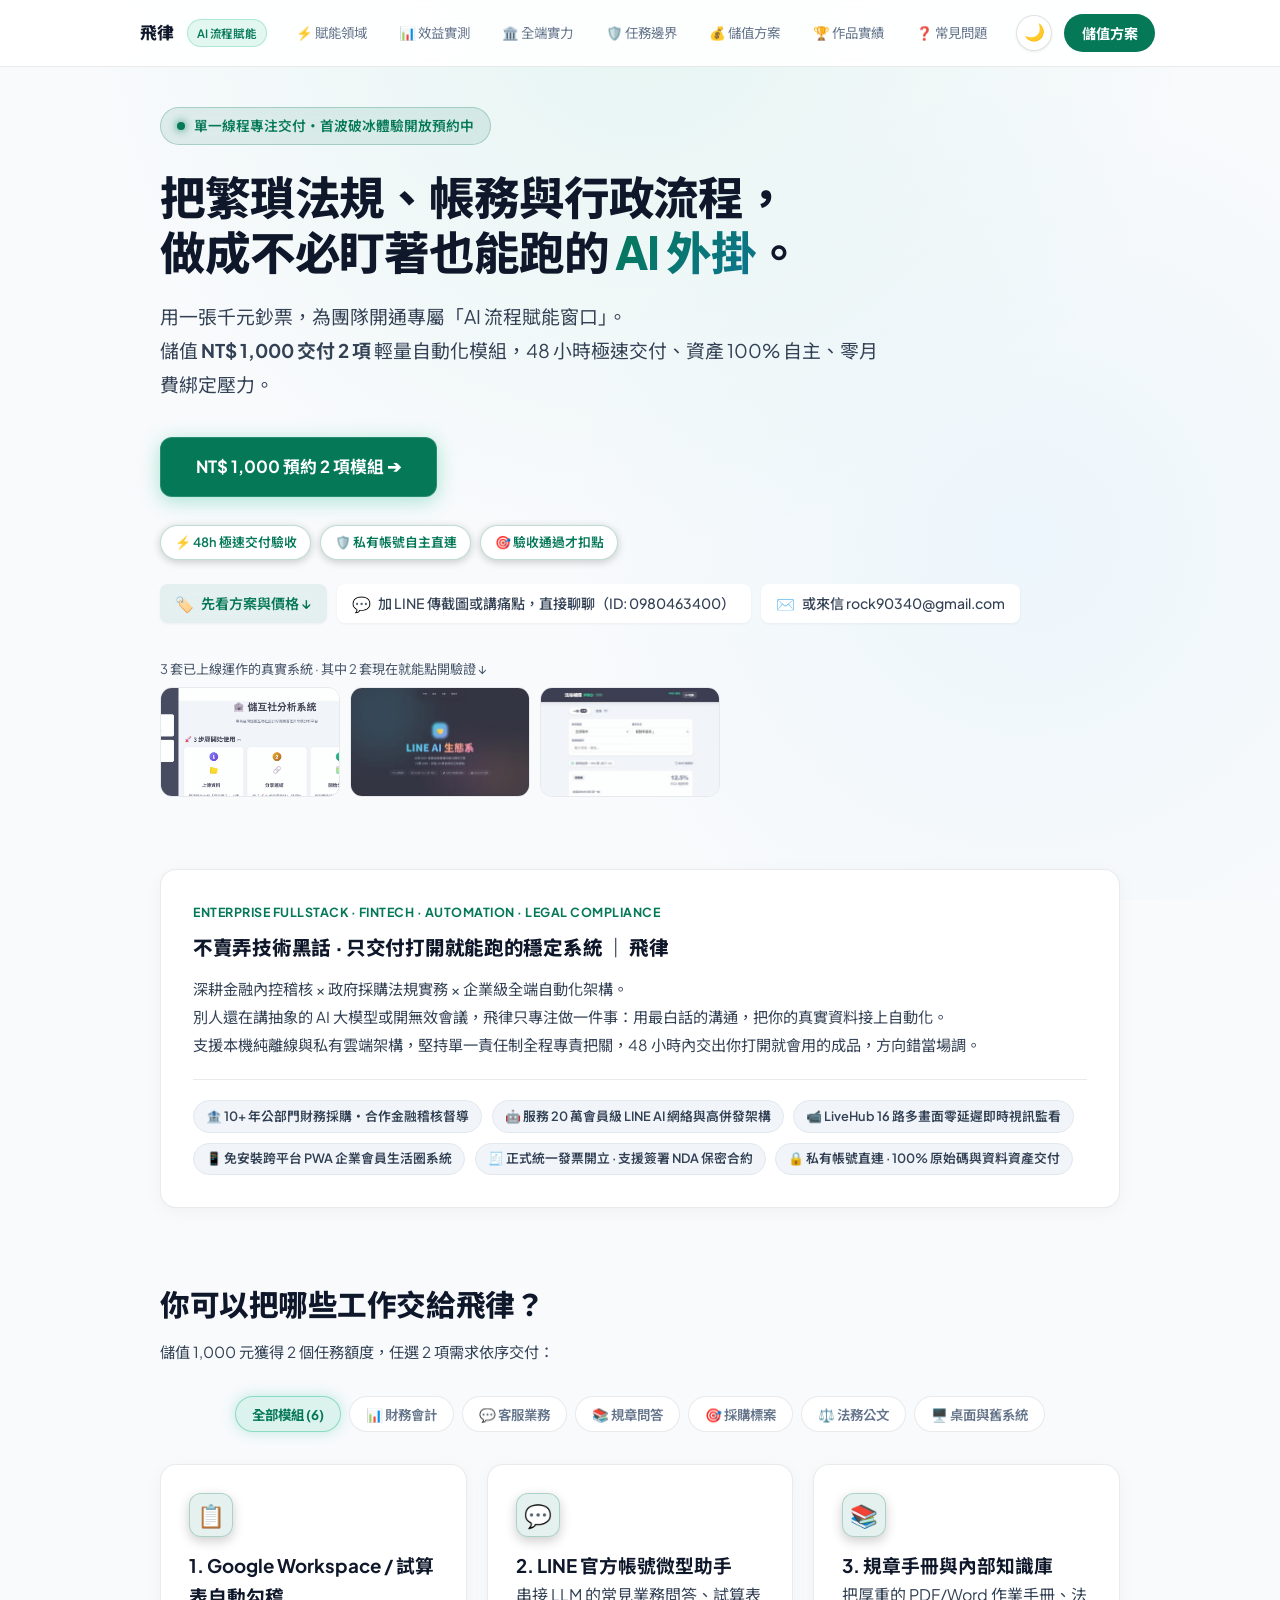
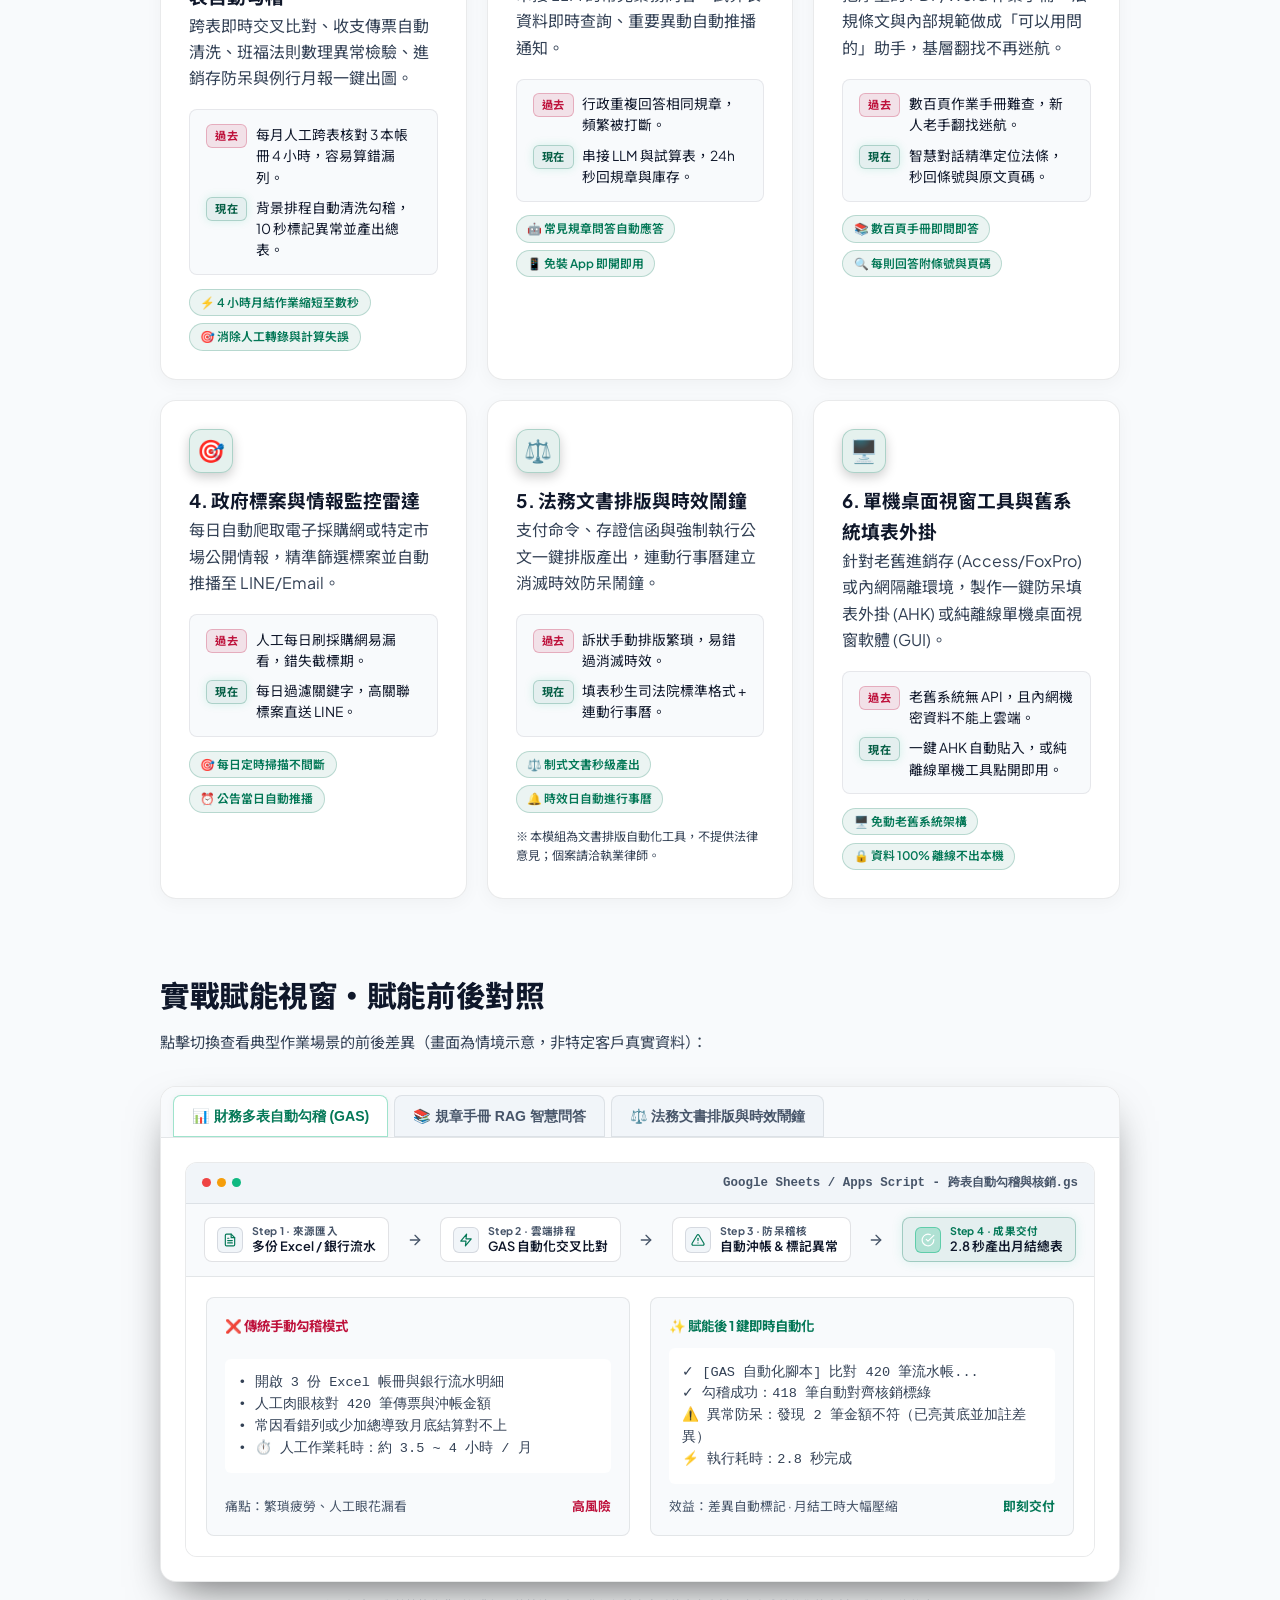
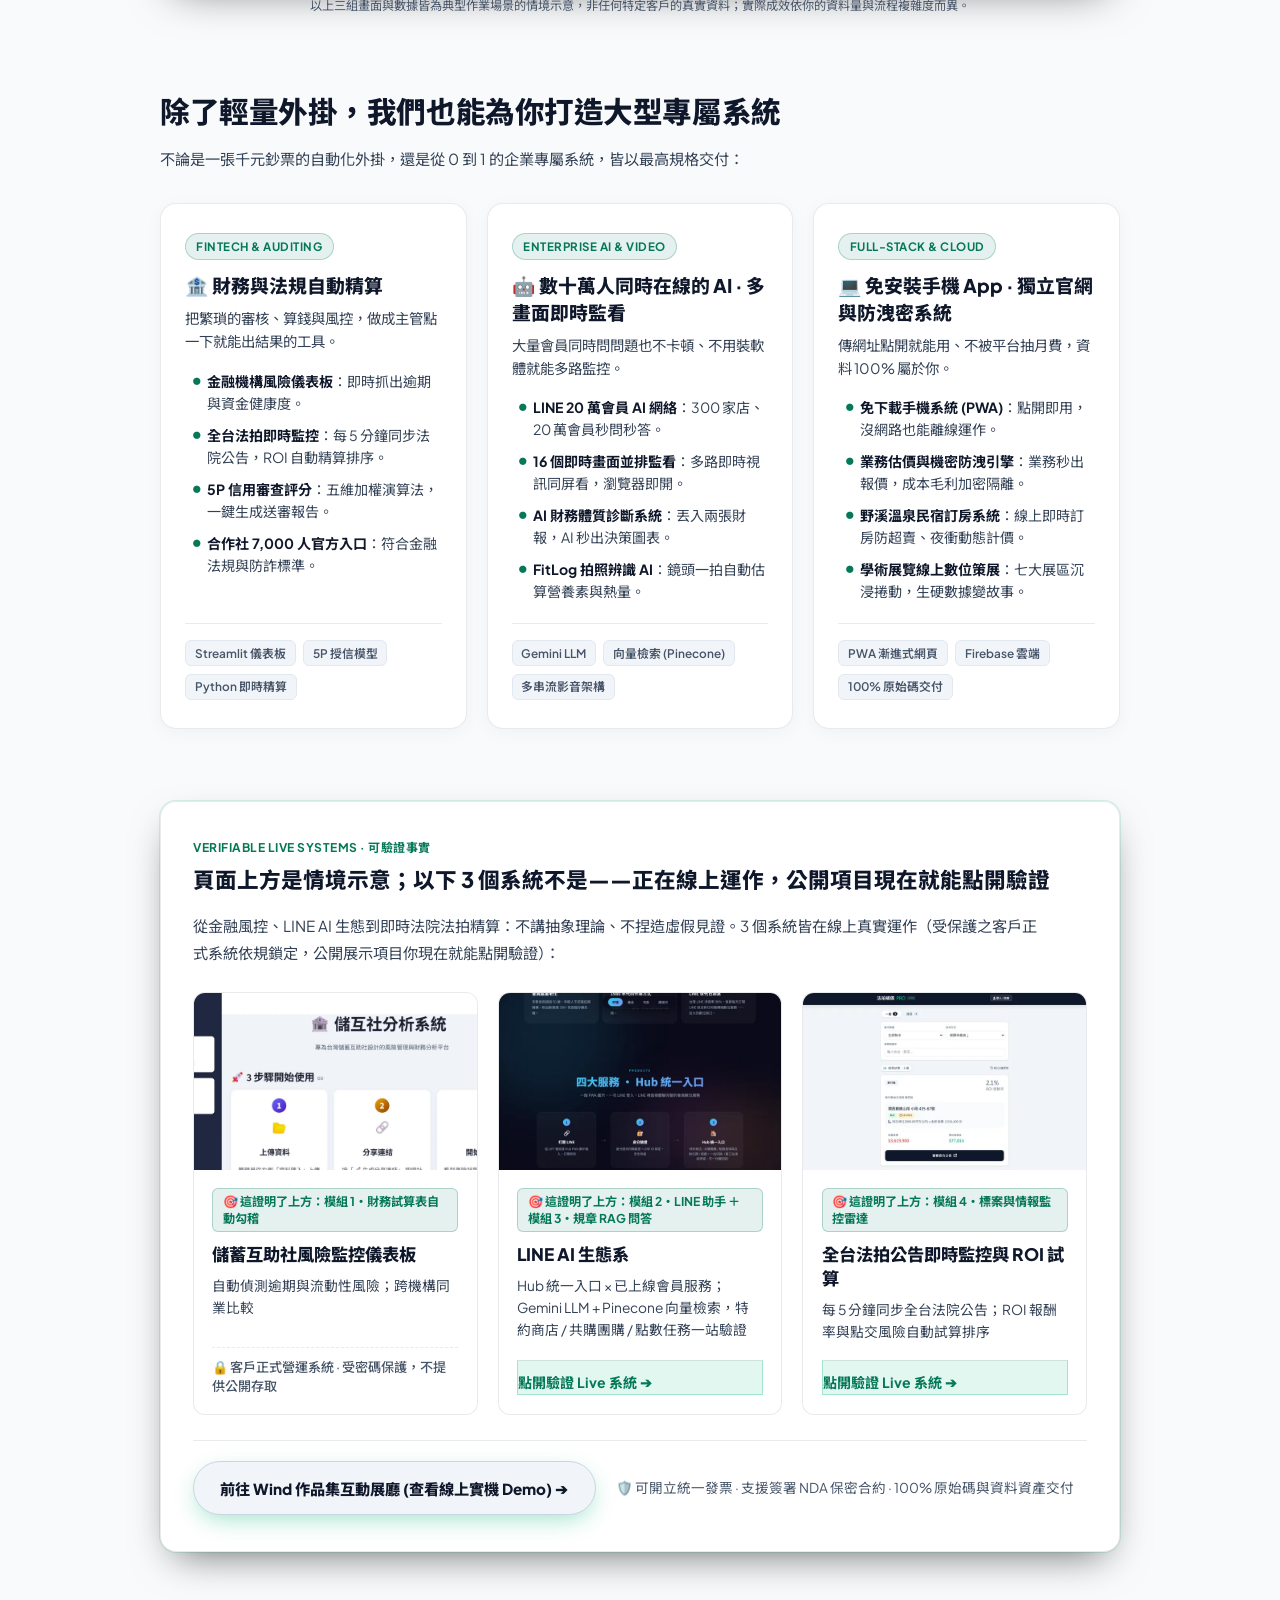
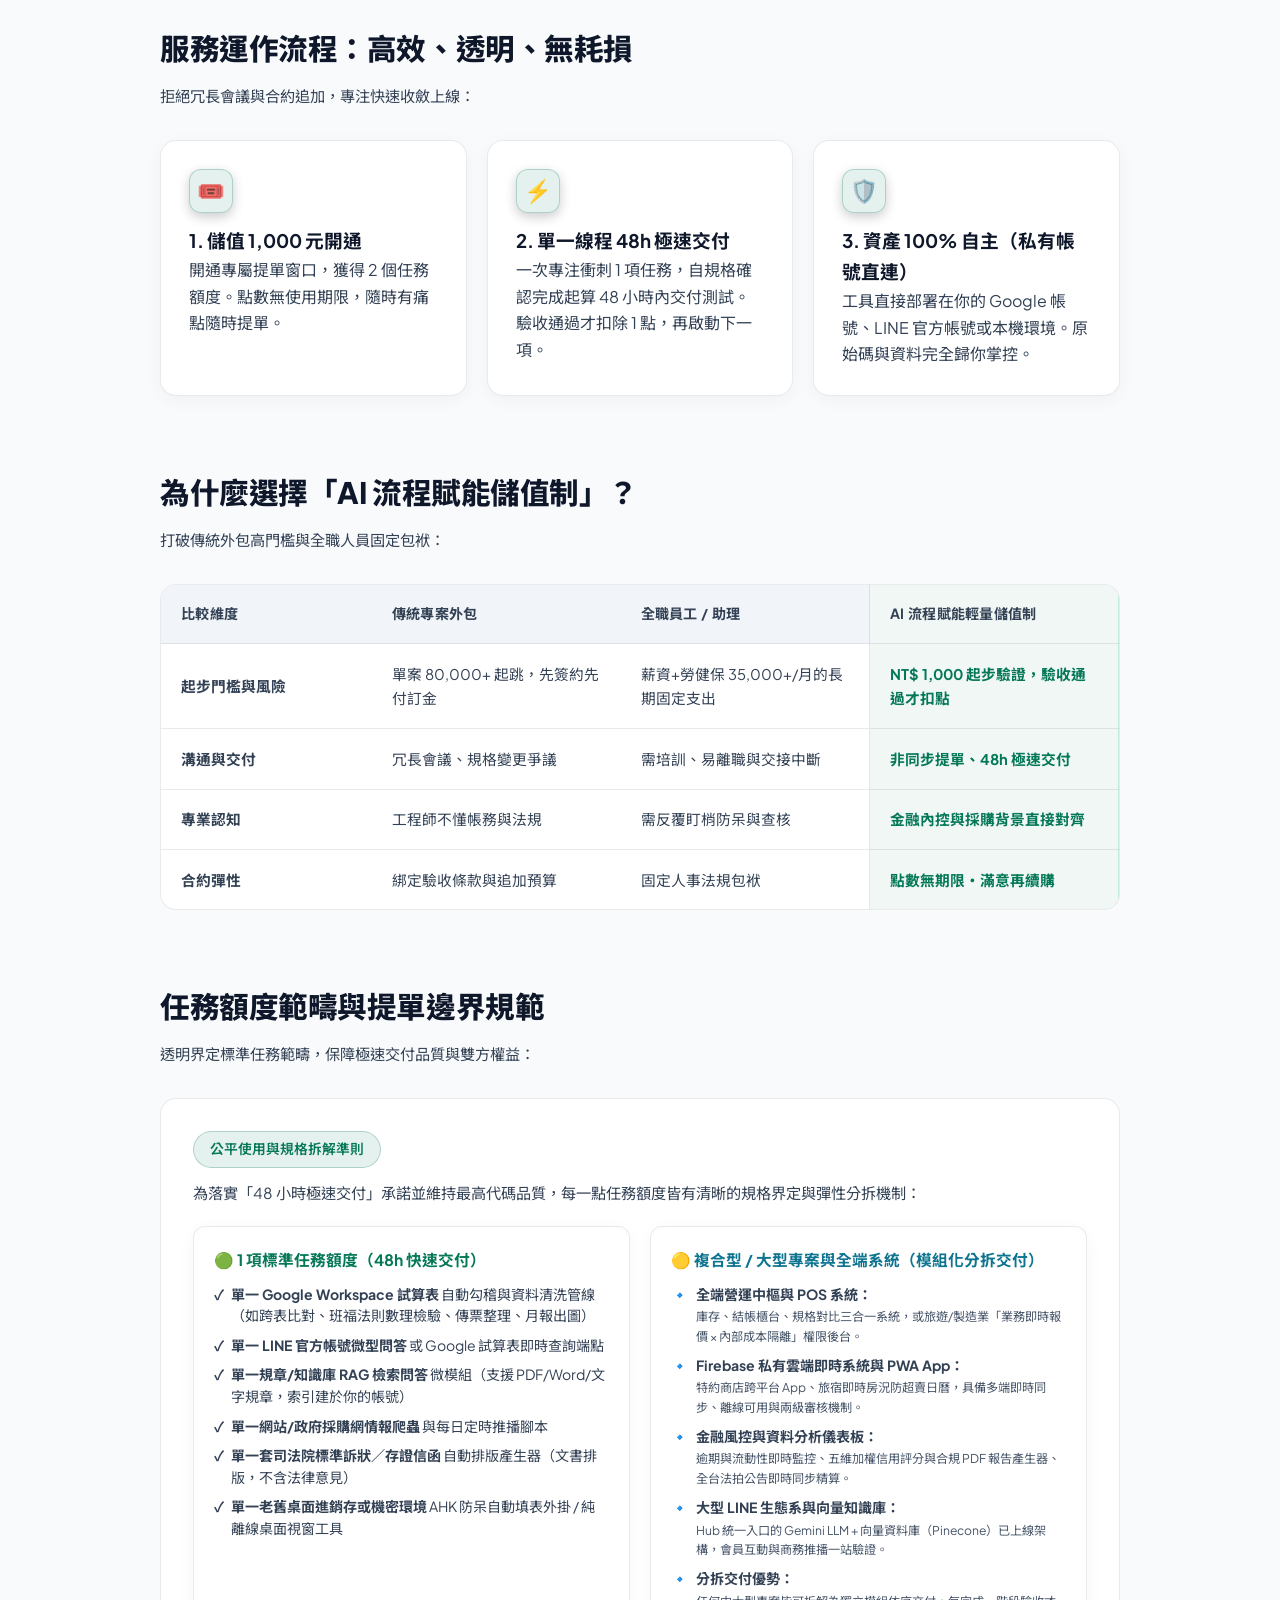
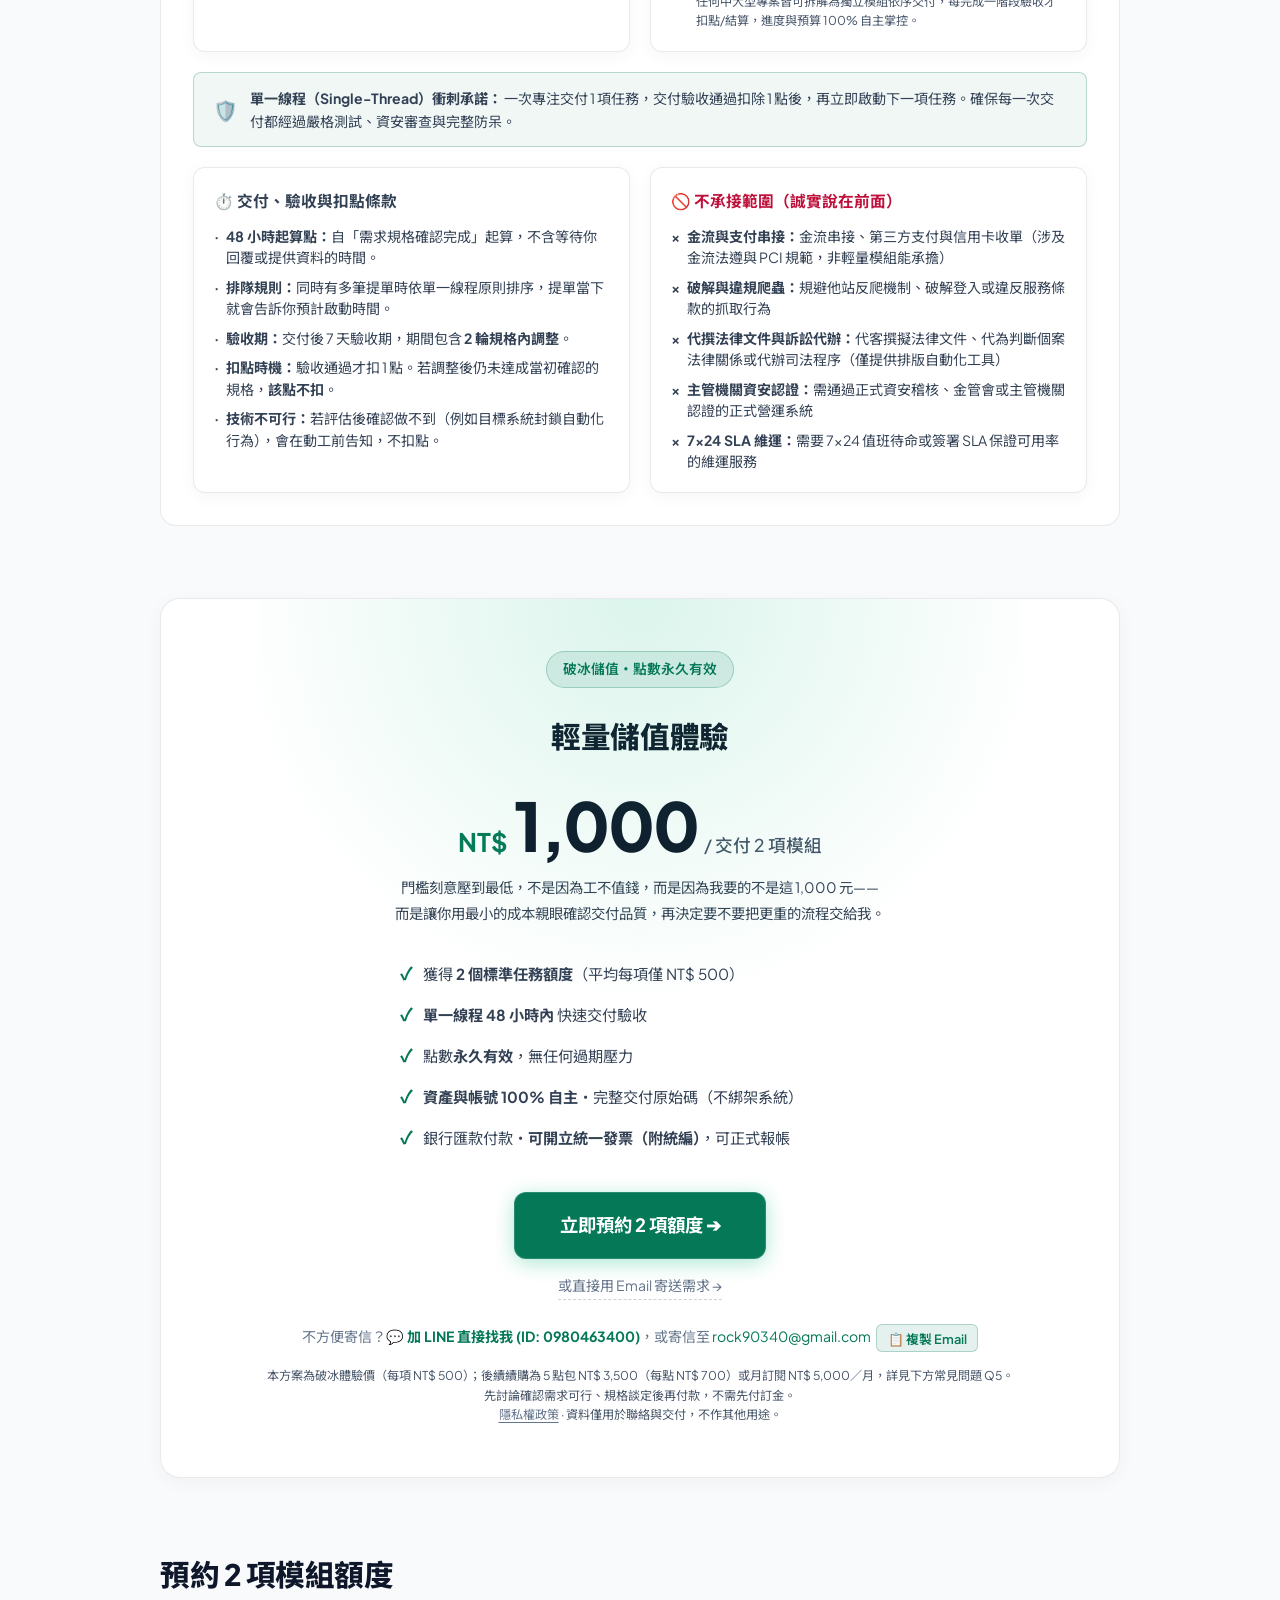
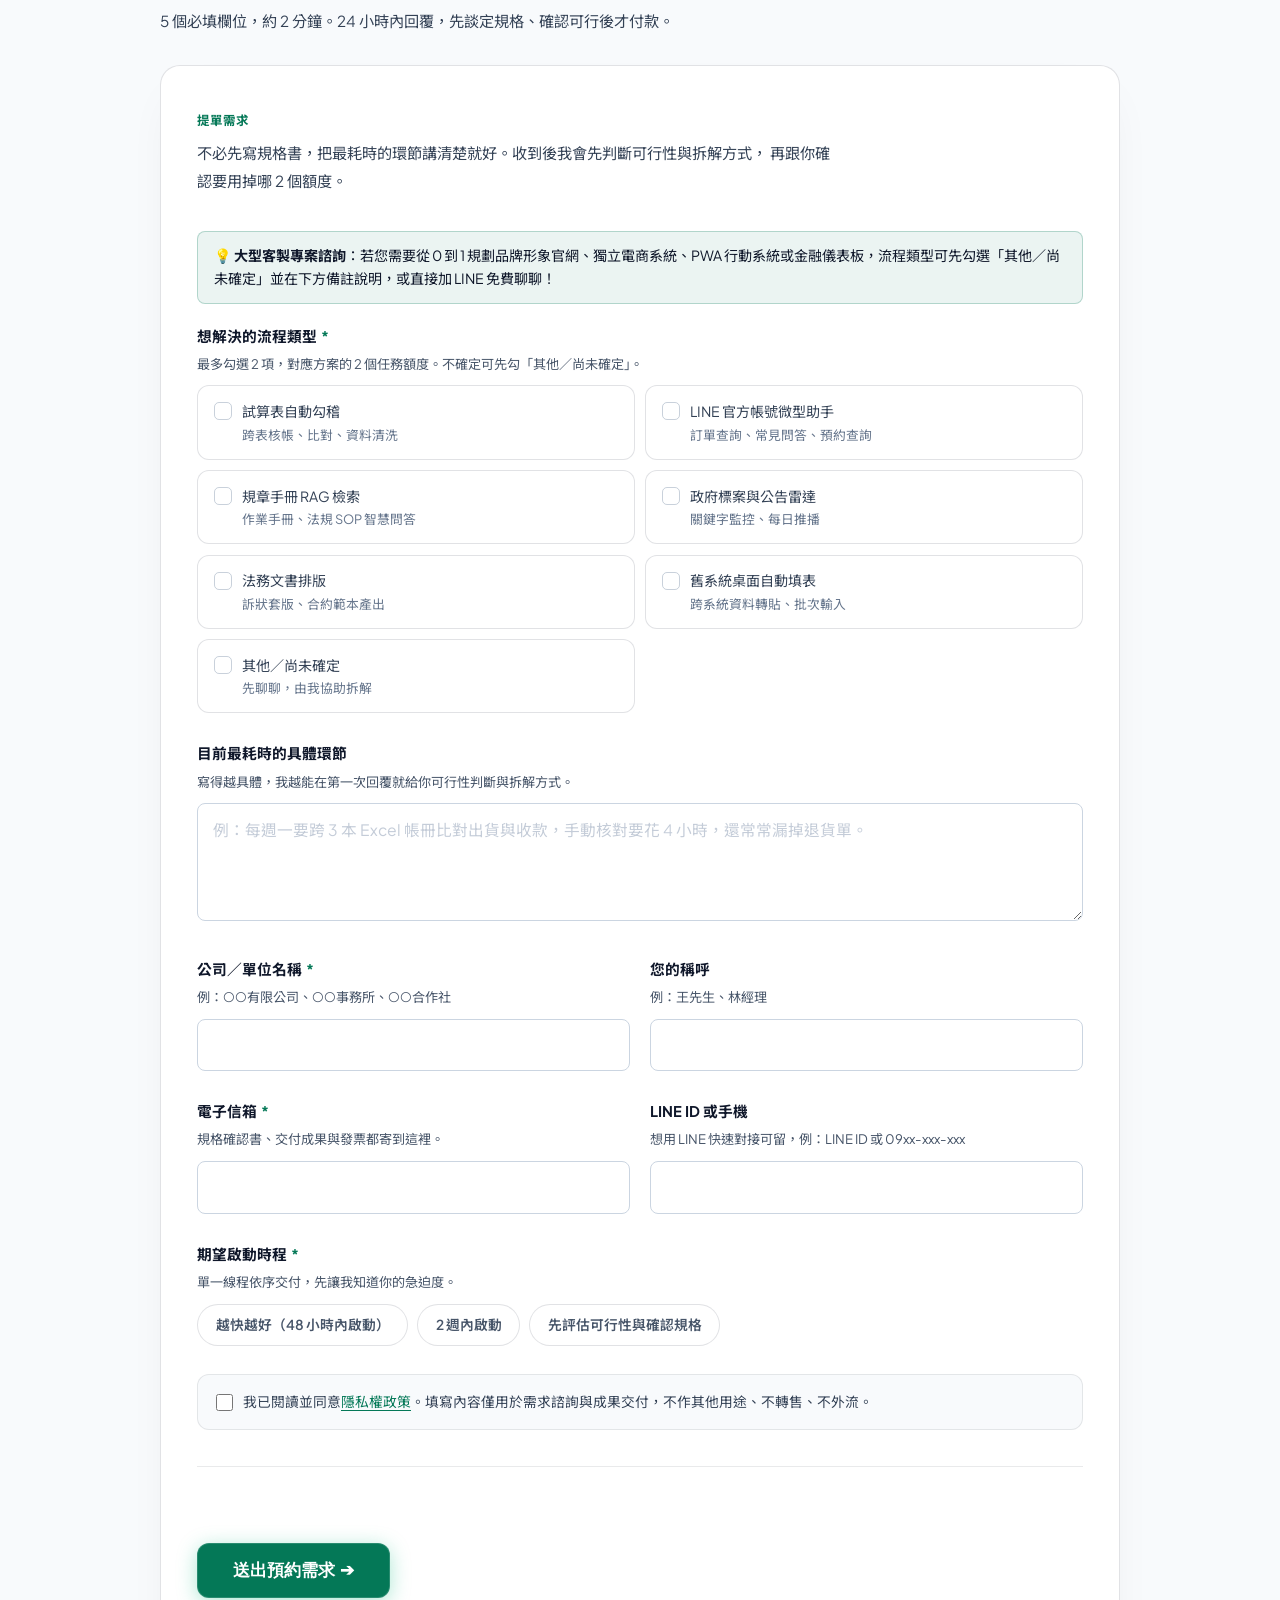
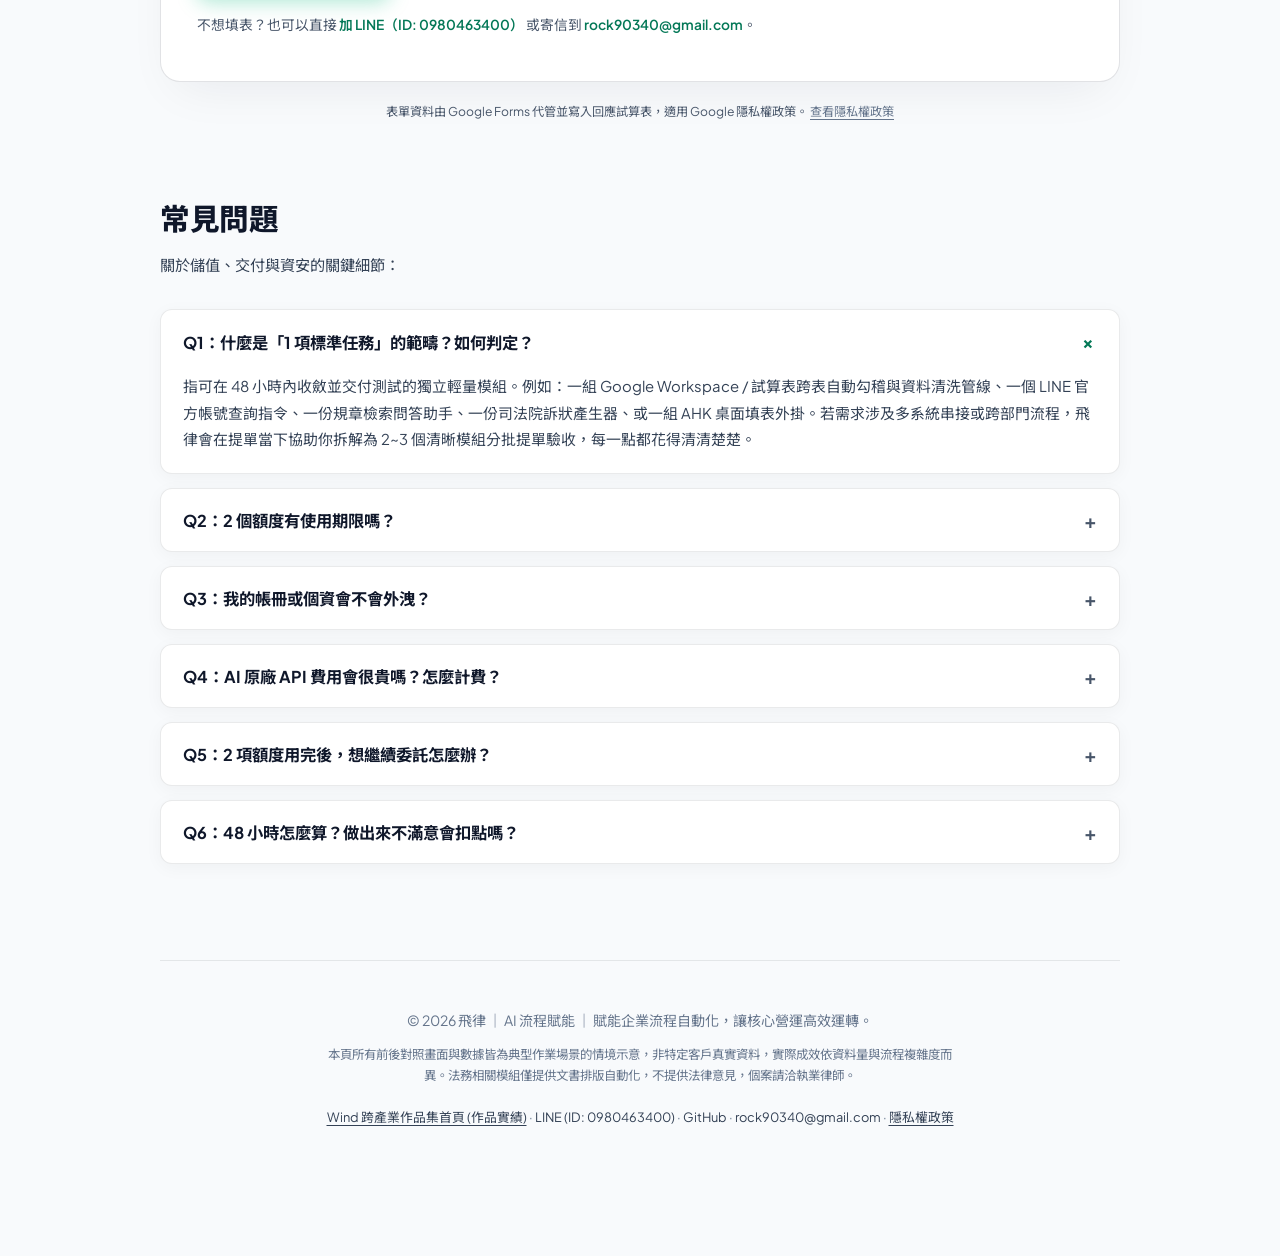
<file: ai-enablement.html>
<!DOCTYPE html>
<html lang="zh-Hant">
<head>
  <meta charset="UTF-8" />
  <meta name="viewport" content="width=device-width, initial-scale=1.0" />
  <title>飛律 | AI 流程賦能・輕量儲值制（儲值 1,000 交付 2 項）</title>
  <meta name="description" content="把繁瑣法規、帳務與行政流程，做成不必盯著也能跑的 AI 外掛。儲值 NT$ 1,000 交付 2 項自動化模組，48h 極速交付、資產 100% 自主。" />
  <meta property="og:title" content="飛律 | AI 流程賦能・輕量儲值制" />
  <meta property="og:description" content="儲值 NT$ 1,000 交付 2 項輕量自動化模組，由懂金融內控與法規的專業架構團隊交付。" />
  <meta property="og:type" content="website" />
  <meta property="og:url" content="https://wind.rock903400.workers.dev/ai-enablement.html" />
  <meta property="og:image" content="https://wind.rock903400.workers.dev/assets/feilu-og.png" />
  <meta property="og:image:width" content="1200" />
  <meta property="og:image:height" content="630" />
  <meta property="og:image:alt" content="飛律 AI 流程賦能 — 儲值 NT$ 1,000 交付 2 項輕量自動化模組" />
  <meta name="twitter:card" content="summary_large_image" />
  <meta name="twitter:title" content="飛律 | AI 流程賦能・輕量儲值制" />
  <meta name="twitter:description" content="儲值 NT$ 1,000 交付 2 項輕量自動化模組，48h 極速交付、資產 100% 自主。" />
  <meta name="twitter:image" content="https://wind.rock903400.workers.dev/assets/feilu-og.png" />
  <link rel="canonical" href="https://wind.rock903400.workers.dev/ai-enablement.html" />
  <meta name="theme-color" content="#080c0f" />
  <link rel="preconnect" href="https://fonts.googleapis.com" />
  <link rel="preconnect" href="https://fonts.gstatic.com" crossorigin />
  <script src="assets/theme-init.js?v=20260830"></script>
  <link href="https://fonts.googleapis.com/css2?family=Noto+Sans+TC:wght@400;500;600;700;800&family=Plus+Jakarta+Sans:wght@500;700;800&display=swap" rel="stylesheet" />

  <!-- Schema.org JSON-LD for SEO -->
  <script type="application/ld+json">
{
  "@context": "https://schema.org",
  "@graph": [
    {
      "@type": "Service",
      "@id": "https://wind.rock903400.workers.dev/ai-enablement.html#feilu",
      "name": "飛律 AI 流程賦能",
      "description": "把繁瑣法規、帳務與行政流程，做成不必盯著也能跑的 AI 外掛。儲值 NT$ 1,000 交付 2 項自動化模組，48h 極速交付、資產 100% 自主。",
      "url": "https://wind.rock903400.workers.dev/ai-enablement.html",
      "serviceType": "AI 流程自動化與賦能",
      "provider": {
        "@type": "Organization",
        "name": "飛律",
        "url": "https://wind.rock903400.workers.dev/ai-enablement.html"
      },
      "areaServed": {
        "@type": "Country",
        "name": "TW"
      },
      "offers": {
        "@type": "Offer",
        "price": "1000",
        "priceCurrency": "TWD",
        "name": "AI 流程賦能破冰體驗（交付 2 項模組）",
        "availability": "https://schema.org/InStock"
      }
    },
    {
      "@type": "FAQPage",
      "mainEntity": [
        {
          "@type": "Question",
          "name": "什麼是「1 項標準任務」的範疇？如何判定？",
          "acceptedAnswer": {
            "@type": "Answer",
            "text": "指可在 48 小時內收斂並交付測試的獨立輕量模組。例如：一組 Google Workspace / 試算表跨表自動勾稽與資料清洗管線、一個 LINE 官方帳號查詢指令、一份規章檢索問答助手、一份司法院訴狀產生器、或一組 AHK 桌面填表外掛。若需求涉及多系統串接或跨部門流程，飛律會在提單當下協助你拆解為 2~3 個清晰模組分批提單驗收，每一點都花得清清楚楚。"
          }
        },
        {
          "@type": "Question",
          "name": "2 個額度有使用期限嗎？",
          "acceptedAnswer": {
            "@type": "Answer",
            "text": "完全沒有期限。你可以現在做完第 1 項，等下個月或有新業務痛點時再提第 2 項，點數永久有效，不需背負每個月繳月費的心理壓力。"
          }
        },
        {
          "@type": "Question",
          "name": "我的帳冊或個資會不會外洩？",
          "acceptedAnswer": {
            "@type": "Answer",
            "text": "資料流向依模組型態分三種，提單時會先向你說明清楚，不會含糊帶過：① 純本機離線型（AHK 桌面外掛、純前端演算法與試算工具）：全部運算在你的電腦本機完成，資料 100% 不離開本機、不經過外部網路。② 私有大型雲端型（Firebase / Google Cloud / Cloudflare）：適用於 PWA 跨平台 App、跨門市庫存、LINE Bot 24h 運作。直接建立在客戶自有 Google / Firebase 專案內（BYOC），享受毫秒級即時同步與離線快取，且享有極大免費額度（幾近零伺服器月租），資料庫安全規則與存取權限全由你掌控。③ 私有 AI 原廠直連型（規章 RAG、LINE 智慧問答）：API 金鑰與向量資料庫直接建在客戶自有帳號內（BYOK），實報實銷、零加價、隨時可整份刪除。三種型態飛律端一律不留存客戶資料副本、不建立中繼資料庫（第 ③ 種的向量索引也在你的帳號內，不在我這邊）。若你的帳冊或個資完全不能離開本機，提單時直接指定第 ① 種，我會以純離線架構實作。"
          }
        },
        {
          "@type": "Question",
          "name": "AI 原廠 API 費用會很貴嗎？怎麼計費？",
          "acceptedAnswer": {
            "@type": "Answer",
            "text": "採客戶私有帳號直連（原廠實報實銷）原則：API 金鑰與帳單都在你自己的官方帳號手上（例如你的 OpenAI / Claude / Gemini 帳號），用多少付多少、隨時可停，費用直接付給原廠，不經過我的帳戶、不收中介差價。規章 RAG 的向量資料庫同理，直接建在你自己的資料庫帳號內——儲存與刪除權完全由你掌控。費用完全取決於使用量：以每月數百次輕量問答估算，OpenAI / Claude / Gemini 的原廠費用多在每月數十至數百元之間；若是每日全文檢索或高頻推播，成本會再往上。交付前我會依你的實際用量先試算預估給你，不會讓帳單超出預期。"
          }
        },
        {
          "@type": "Question",
          "name": "2 項額度用完後，想繼續委託怎麼辦？",
          "acceptedAnswer": {
            "@type": "Answer",
            "text": "體驗滿意後有兩條路，依你的需求密度選：① 5 點輕量儲值包 NT$ 3,500（每點 NT$ 700）—— 無使用期限、隨提隨做，適合需求零星出現的團隊。② 月度訂閱制 NT$ 5,000／月 —— 期間內不限提單數（仍依單一線程原則依序交付，提單當下告知預計啟動時間），適合已經有連續需求、想把一整條流程做完的團隊。兩者可依團隊節奏自由切換，無強制續約、無最低綁約期。"
          }
        },
        {
          "@type": "Question",
          "name": "48 小時怎麼算？做出來不滿意會扣點嗎？",
          "acceptedAnswer": {
            "@type": "Answer",
            "text": "48 小時自「需求規格確認完成」起算，不包含等待你回覆或提供資料的時間；若同時有多筆提單，依單一線程原則排序，提單當下就會告訴你預計啟動時間。交付後有 7 天驗收期，期間包含 2 輪規格內調整。驗收通過才扣 1 點；若調整後仍未達成當初確認的規格，該點不扣。若評估後確認技術上無法達成（例如目標系統封鎖自動化行為），我會在動工前就告訴你，同樣不扣點。"
          }
        }
      ]
    }
  ]
}
  </script>

  <link rel="stylesheet" href="assets/tokens.css?v=20260830" />
<link rel="stylesheet" href="assets/components.css?v=20260830">
  <link rel="stylesheet" href="assets/ai-enablement.css?v=20260830" />
  <noscript><style>
    /* FAQ 收合與 tab 切換全靠 JS：沒 JS 時 6 題只剩第 1 題、3 個情境只剩第 1 個，
       其餘內容永久不可達 —— 直接全部攤開，並隱藏點不動的控制項。 */
    .faq-body { display: block !important; }
    .faq-icon { display: none; }
    .faq-header { cursor: default; }
    .showcase-panel { display: block !important; }
    .showcase-tabs { display: none; }
    .showcase-panel + .showcase-panel { border-top: 1px solid var(--border); }
    /* 站內表單的 action 與欄位 name 由 JS 填入，沒 JS 時送不出去 ——
       直接收起來，改用下方 noscript 區塊的 Google 表單連結。 */
    #booking-shell { display: none; }
  </style></noscript>
</head>
<body>
  <a class="skip-link" href="#main">跳至主要內容</a>

  <!-- Top Sticky Navigation -->
  <nav aria-label="主要導覽">
    <div class="nav-container">
      <a href="#" class="nav-logo">
        飛律 <span class="nav-badge">AI 流程賦能</span>
      </a>
      <div class="nav-chapters" id="navChapters" role="navigation" aria-label="章節快速跳轉">
        <a href="#scope" class="nav-chapter-link">⚡ 賦能領域</a>
        <a href="#showcase" class="nav-chapter-link">📊 效益實測</a>
        <a href="#enterprise-solutions" class="nav-chapter-link">🏛️ 全端實力</a>
        <a href="#boundary" class="nav-chapter-link">🛡️ 任務邊界</a>
        <a href="#pricing" class="nav-chapter-link">💰 儲值方案</a>
        <a href="./#works" class="nav-chapter-link" target="_blank" rel="noopener noreferrer">🏆 作品實績</a>
        <a href="#faq" class="nav-chapter-link">❓ 常見問題</a>
      </div>
      <div style="display: flex; align-items: center; gap: 0.75rem;">
        <button class="theme-toggle-btn" id="themeToggleBtn" type="button" aria-label="切換淺色/深色主題" title="切換淺色/深色主題">☀️</button>
        <a href="#pricing" class="nav-btn" data-analytics="cta_nav_pricing">儲值方案</a>
      </div>
    </div>
  </nav>

  <div class="container">
    
    <!-- Hero Section -->
    <header>
      <div class="badge">
        <span class="status-dot"></span>
        單一線程專注交付・首波破冰體驗開放預約中
      </div>

      <h1>
        把繁瑣法規、帳務與行政流程，<br>
        做成不必盯著也能跑的 <span class="highlight-text">AI 外掛</span>。
      </h1>
      
      <p class="lead">
        用一張千元鈔票，為團隊開通專屬「AI 流程賦能窗口」。<br>
        儲值 <strong>NT$ 1,000 交付 2 項</strong> 輕量自動化模組，48 小時極速交付、資產 100% 自主、零月費綁定壓力。
      </p>

      <div style="display: flex; flex-direction: column; align-items: flex-start; gap: 0.5rem; width: 100%;">
        <a href="#booking" class="btn-primary" data-analytics="cta_hero_booking">
          NT$ 1,000 預約 2 項模組 ➔
        </a>
        <div class="hero-trust-pills">
          <span class="trust-pill">⚡ 48h 極速交付驗收</span>
          <span class="trust-pill">🛡️ 私有帳號自主直連</span>
          <span class="trust-pill">🎯 驗收通過才扣點</span>
        </div>
        <div class="hero-actions-bar" role="group" aria-label="快捷動作與直接聯絡">
          <a href="#pricing" class="hero-action-chip highlight-chip" data-analytics="cta_hero_pricing">
            <span class="chip-icon">🏷️</span>
            <span>先看方案與價格 ↓</span>
          </a>
          <a href="https://line.me/ti/p/~0980463400" target="_blank" rel="noopener noreferrer" class="hero-action-chip" data-analytics="cta_hero_line">
            <span class="chip-icon">💬</span>
            <span>加 LINE 傳截圖或講痛點，直接聊聊（ID: 0980463400）</span>
          </a>
          <a href="mailto:rock90340@gmail.com?subject=預約AI賦能諮詢" class="hero-action-chip" data-analytics="cta_hero_mail">
            <span class="chip-icon">✉️</span>
            <span>或來信 rock90340@gmail.com</span>
          </a>
        </div>
        <div class="hero-proof-strip">
          <p class="hero-proof-text">3 套已上線運作的真實系統 · 其中 2 套現在就能點開驗證 ↓</p>
          <a href="#portfolio-bridge" class="hero-proof-thumbs" data-analytics="cta_hero_proof">
            <picture><source srcset="assets/cu-risk-dashboard.webp" type="image/webp"><img src="assets/cu-risk-dashboard.jpg" alt="儲蓄互助社風險監控儀表板，顯示跨機構比較與趨勢追蹤" decoding="async" loading="lazy" width="720" height="440"></picture>
            <picture><source srcset="assets/line-ai-ecosystem.webp" type="image/webp"><img src="assets/line-ai-ecosystem.jpg" alt="LINE AI 生態系首頁主視覺" decoding="async" loading="lazy" width="720" height="440"></picture>
            <picture><source srcset="assets/foreclosure-analyzer.webp" type="image/webp"><img src="assets/foreclosure-analyzer.jpg" alt="法拍補償試算工具的案件列表與篩選介面" decoding="async" loading="lazy" width="720" height="440"></picture>
          </a>
        </div>
      </div>
    </header>

    <main id="main">

    <!-- Trust Anchor / Profile -->
    <section>
      <div class="bio-strip">
        <div class="bio-tag">ENTERPRISE FULLSTACK · FINTECH · AUTOMATION · LEGAL COMPLIANCE</div>
        <div class="bio-content">
          <h2 class="bio-title">不賣弄技術黑話 · 只交付打開就能跑的穩定系統 ｜ 飛律</h2>
          <p>
            深耕金融內控稽核 × 政府採購法規實務 × 企業級全端自動化架構。<br>
            別人還在講抽象的 AI 大模型或開無效會議，飛律只專注做一件事：用最白話的溝通，把你的真實資料接上自動化。<br>
            支援本機純離線與私有雲端架構，堅持單一責任制全程專責把關，48 小時內交出你打開就會用的成品，方向錯當場調。
          </p>
          <div class="bio-highlights">
            <span class="bio-pill">🏦 10+ 年公部門財務採購・合作金融稽核督導</span>
            <span class="bio-pill">🤖 服務 20 萬會員級 LINE AI 網絡與高併發架構</span>
            <span class="bio-pill">📹 LiveHub 16 路多畫面零延遲即時視訊監看</span>
            <span class="bio-pill">📱 免安裝跨平台 PWA 企業會員生活圈系統</span>
            <span class="bio-pill">🧾 正式統一發票開立 · 支援簽署 NDA 保密合約</span>
            <span class="bio-pill">🔒 私有帳號直連 · 100% 原始碼與資料資產交付</span>
          </div>
        </div>
      </div>
    </section>

    <!-- Scope of Work (6 大實戰交付領域) -->
    <section id="scope">
      <h2>你可以把哪些工作交給飛律？</h2>
      <p class="sec-desc">儲值 1,000 元獲得 2 個任務額度，任選 2 項需求依序交付：</p>

      <!-- 6 大領域痛點情境切換器 -->
      <div class="scope-filter-wrap">
        <div class="scope-filter-bar" role="tablist" aria-label="領域情境篩選">
          <button type="button" class="scope-filter-btn active" data-cat="all" role="tab" aria-selected="true">全部模組 (6)</button>
          <button type="button" class="scope-filter-btn" data-cat="fin" role="tab" aria-selected="false">📊 財務會計</button>
          <button type="button" class="scope-filter-btn" data-cat="line" role="tab" aria-selected="false">💬 客服業務</button>
          <button type="button" class="scope-filter-btn" data-cat="rag" role="tab" aria-selected="false">📚 規章問答</button>
          <button type="button" class="scope-filter-btn" data-cat="gov" role="tab" aria-selected="false">🎯 採購標案</button>
          <button type="button" class="scope-filter-btn" data-cat="legal" role="tab" aria-selected="false">⚖️ 法務公文</button>
          <button type="button" class="scope-filter-btn" data-cat="legacy" role="tab" aria-selected="false">🖥️ 桌面與舊系統</button>
        </div>
      </div>
      
      <div class="grid grid-3" id="scopeGrid">
        
        <div class="card" data-cat="fin">
          <div class="icon">📋</div>
          <h3>1. Google Workspace / 試算表自動勾稽</h3>
          <p>跨表即時交叉比對、收支傳票自動清洗、班福法則數理異常檢驗、進銷存防呆與例行月報一鍵出圖。</p>
          <div class="card-ba-box">
            <div class="ba-line">
              <span class="ba-tag before">過去</span>
              <span>每月人工跨表核對 3 本帳冊 4 小時，容易算錯漏列。</span>
            </div>
            <div class="ba-line">
              <span class="ba-tag after">現在</span>
              <span>背景排程自動清洗勾稽，10 秒標記異常並產出總表。</span>
            </div>
          </div>
          <div class="card-metrics">
            <span class="metric-pill">⚡ 4 小時月結作業縮短至數秒</span>
            <span class="metric-pill">🎯 消除人工轉錄與計算失誤</span>
          </div>
        </div>

        <div class="card" data-cat="line">
          <div class="icon">💬</div>
          <h3>2. LINE 官方帳號微型助手</h3>
          <p>串接 LLM 的常見業務問答、試算表資料即時查詢、重要異動自動推播通知。</p>
          <div class="card-ba-box">
            <div class="ba-line">
              <span class="ba-tag before">過去</span>
              <span>行政重複回答相同規章，頻繁被打斷。</span>
            </div>
            <div class="ba-line">
              <span class="ba-tag after">現在</span>
              <span>串接 LLM 與試算表，24h 秒回規章與庫存。</span>
            </div>
          </div>
          <div class="card-metrics">
            <span class="metric-pill">🤖 常見規章問答自動應答</span>
            <span class="metric-pill">📱 免裝 App 即開即用</span>
          </div>
        </div>

        <div class="card" data-cat="rag">
          <div class="icon">📚</div>
          <h3>3. 規章手冊與內部知識庫</h3>
          <p>把厚重的 PDF/Word 作業手冊、法規條文與內部規範做成「可以用問的」助手，基層翻找不再迷航。</p>
          <div class="card-ba-box">
            <div class="ba-line">
              <span class="ba-tag before">過去</span>
              <span>數百頁作業手冊難查，新人老手翻找迷航。</span>
            </div>
            <div class="ba-line">
              <span class="ba-tag after">現在</span>
              <span>智慧對話精準定位法條，秒回條號與原文頁碼。</span>
            </div>
          </div>
          <div class="card-metrics">
            <span class="metric-pill">📚 數百頁手冊即問即答</span>
            <span class="metric-pill">🔍 每則回答附條號與頁碼</span>
          </div>
        </div>

        <div class="card" data-cat="gov">
          <div class="icon">🎯</div>
          <h3>4. 政府標案與情報監控雷達</h3>
          <p>每日自動爬取電子採購網或特定市場公開情報，精準篩選標案並自動推播至 LINE/Email。</p>
          <div class="card-ba-box">
            <div class="ba-line">
              <span class="ba-tag before">過去</span>
              <span>人工每日刷採購網易漏看，錯失截標期。</span>
            </div>
            <div class="ba-line">
              <span class="ba-tag after">現在</span>
              <span>每日過濾關鍵字，高關聯標案直送 LINE。</span>
            </div>
          </div>
          <div class="card-metrics">
            <span class="metric-pill">🎯 每日定時掃描不間斷</span>
            <span class="metric-pill">⏰ 公告當日自動推播</span>
          </div>
        </div>

        <div class="card" data-cat="legal">
          <div class="icon">⚖️</div>
          <h3>5. 法務文書排版與時效鬧鐘</h3>
          <p>支付命令、存證信函與強制執行公文一鍵排版產出，連動行事曆建立消滅時效防呆鬧鐘。</p>
          <div class="card-ba-box">
            <div class="ba-line">
              <span class="ba-tag before">過去</span>
              <span>訴狀手動排版繁瑣，易錯過消滅時效。</span>
            </div>
            <div class="ba-line">
              <span class="ba-tag after">現在</span>
              <span>填表秒生司法院標準格式 + 連動行事曆。</span>
            </div>
          </div>
          <div class="card-metrics">
            <span class="metric-pill">⚖️ 制式文書秒級產出</span>
            <span class="metric-pill">🔔 時效日自動進行事曆</span>
          </div>
          <p class="fine-print">※ 本模組為文書排版自動化工具，不提供法律意見；個案請洽執業律師。</p>
        </div>

        <div class="card" data-cat="legacy">
          <div class="icon">🖥️</div>
          <h3>6. 單機桌面視窗工具與舊系統填表外掛</h3>
          <p>針對老舊進銷存 (Access/FoxPro) 或內網隔離環境，製作一鍵防呆填表外掛 (AHK) 或純離線單機桌面視窗軟體 (GUI)。</p>
          <div class="card-ba-box">
            <div class="ba-line">
              <span class="ba-tag before">過去</span>
              <span>老舊系統無 API，且內網機密資料不能上雲端。</span>
            </div>
            <div class="ba-line">
              <span class="ba-tag after">現在</span>
              <span>一鍵 AHK 自動貼入，或純離線單機工具點開即用。</span>
            </div>
          </div>
          <div class="card-metrics">
            <span class="metric-pill">🖥️ 免動老舊系統架構</span>
            <span class="metric-pill">🔒 資料 100% 離線不出本機</span>
          </div>
        </div>

      </div>
    </section>

    <!-- Real-world Showcase / Micro-Mockups (Before ➔ After 效益實測) -->
    <section id="showcase">
      <h2>實戰賦能視窗・賦能前後對照</h2>
      <p class="sec-desc">點擊切換查看典型作業場景的前後差異（畫面為情境示意，非特定客戶真實資料）：</p>

      <div class="showcase-container">
        <div class="showcase-tabs" role="tablist" aria-label="賦能前後對照情境">
          <button class="tab-btn active" type="button" role="tab" id="tabbtn-gas" data-tab="tab-gas" aria-controls="tab-gas" aria-selected="true">📊 財務多表自動勾稽 (GAS)</button>
          <button class="tab-btn" type="button" role="tab" id="tabbtn-rag" data-tab="tab-rag" aria-controls="tab-rag" aria-selected="false">📚 規章手冊 RAG 智慧問答</button>
          <button class="tab-btn" type="button" role="tab" id="tabbtn-legal" data-tab="tab-legal" aria-controls="tab-legal" aria-selected="false">⚖️ 法務文書排版與時效鬧鐘</button>
        </div>

        <!-- Tab 1: GAS -->
        <div class="showcase-panel active" id="tab-gas" role="tabpanel" aria-labelledby="tabbtn-gas" tabindex="0">
          <div class="mockup-window">
            <div class="mockup-header">
              <div class="mockup-dots">
                <span class="mockup-dot dot-red"></span>
                <span class="mockup-dot dot-yellow"></span>
                <span class="mockup-dot dot-green"></span>
              </div>
              <span class="mockup-title">Google Sheets / Apps Script - 跨表自動勾稽與核銷.gs</span>
            </div>

            <!-- Architecture Pipeline Flow -->
            <div class="mockup-pipeline" aria-label="財務自動勾稽資料架構流程">
              <div class="pipeline-step">
                <div class="pipeline-step-icon">
                  <svg viewBox="0 0 24 24" fill="none" stroke="currentColor" stroke-width="2" stroke-linecap="round" stroke-linejoin="round"><path d="M14 2H6a2 2 0 0 0-2 2v16a2 2 0 0 0 2 2h12a2 2 0 0 0 2-2V8z"/><polyline points="14 2 14 8 20 8"/><line x1="16" y1="13" x2="8" y2="13"/><line x1="16" y1="17" x2="8" y2="17"/><polyline points="10 9 9 9 8 9"/></svg>
                </div>
                <div class="pipeline-step-info">
                  <span class="pipeline-step-num">Step 1 · 來源匯入</span>
                  <span class="pipeline-step-title">多份 Excel / 銀行流水</span>
                </div>
              </div>
              <div class="pipeline-arrow" aria-hidden="true">
                <svg viewBox="0 0 24 24" fill="none" stroke="currentColor" stroke-width="2" stroke-linecap="round" stroke-linejoin="round"><line x1="5" y1="12" x2="19" y2="12"/><polyline points="12 5 19 12 12 19"/></svg>
              </div>
              <div class="pipeline-step">
                <div class="pipeline-step-icon">
                  <svg viewBox="0 0 24 24" fill="none" stroke="currentColor" stroke-width="2" stroke-linecap="round" stroke-linejoin="round"><polygon points="13 2 3 14 12 14 11 22 21 10 12 10 13 2"/></svg>
                </div>
                <div class="pipeline-step-info">
                  <span class="pipeline-step-num">Step 2 · 雲端排程</span>
                  <span class="pipeline-step-title">GAS 自動化交叉比對</span>
                </div>
              </div>
              <div class="pipeline-arrow" aria-hidden="true">
                <svg viewBox="0 0 24 24" fill="none" stroke="currentColor" stroke-width="2" stroke-linecap="round" stroke-linejoin="round"><line x1="5" y1="12" x2="19" y2="12"/><polyline points="12 5 19 12 12 19"/></svg>
              </div>
              <div class="pipeline-step">
                <div class="pipeline-step-icon">
                  <svg viewBox="0 0 24 24" fill="none" stroke="currentColor" stroke-width="2" stroke-linecap="round" stroke-linejoin="round"><path d="M10.29 3.86L1.82 18a2 2 0 0 0 1.71 3h16.94a2 2 0 0 0 1.71-3L13.71 3.86a2 2 0 0 0-3.42 0z"/><line x1="12" y1="9" x2="12" y2="13"/><line x1="12" y1="17" x2="12.01" y2="17"/></svg>
                </div>
                <div class="pipeline-step-info">
                  <span class="pipeline-step-num">Step 3 · 防呆稽核</span>
                  <span class="pipeline-step-title">自動沖帳 & 標記異常</span>
                </div>
              </div>
              <div class="pipeline-arrow" aria-hidden="true">
                <svg viewBox="0 0 24 24" fill="none" stroke="currentColor" stroke-width="2" stroke-linecap="round" stroke-linejoin="round"><line x1="5" y1="12" x2="19" y2="12"/><polyline points="12 5 19 12 12 19"/></svg>
              </div>
              <div class="pipeline-step highlight">
                <div class="pipeline-step-icon">
                  <svg viewBox="0 0 24 24" fill="none" stroke="currentColor" stroke-width="2" stroke-linecap="round" stroke-linejoin="round"><path d="M22 11.08V12a10 10 0 1 1-5.93-9.14"/><polyline points="22 4 12 14.01 9 11.01"/></svg>
                </div>
                <div class="pipeline-step-info">
                  <span class="pipeline-step-num">Step 4 · 成果交付</span>
                  <span class="pipeline-step-title">2.8 秒產出月結總表</span>
                </div>
              </div>
            </div>

            <div class="mockup-body">
              <div class="mockup-col before">
                <div class="mockup-col-title">❌ 傳統手動勾稽模式</div>
                <div class="mockup-content">
                  • 開啟 3 份 Excel 帳冊與銀行流水明細<br>
                  • 人工肉眼核對 420 筆傳票與沖帳金額<br>
                  • 常因看錯列或少加總導致月底結算對不上<br>
                  • ⏱️ 人工作業耗時：約 3.5 ~ 4 小時 / 月
                </div>
                <div class="mockup-badge-bar">
                  <span>痛點：繁瑣疲勞、人工眼花漏看</span>
                  <span style="color: #ef4444; font-weight: 700;">高風險</span>
                </div>
              </div>
              <div class="mockup-col after">
                <div class="mockup-col-title">✨ 賦能後 1 鍵即時自動化</div>
                <div class="mockup-content">
                  ✓ [GAS 自動化腳本] 比對 420 筆流水帳...<br>
                  ✓ 勾稽成功：418 筆自動對齊核銷標綠<br>
                  ⚠️ 異常防呆：發現 2 筆金額不符（已亮黃底並加註差異）<br>
                  ⚡ 執行耗時：2.8 秒完成
                </div>
                <div class="mockup-badge-bar">
                  <span>效益：差異自動標記 · 月結工時大幅壓縮</span>
                  <span style="color: var(--accent-light); font-weight: 700;">即刻交付</span>
                </div>
              </div>
            </div>
          </div>
        </div>

        <!-- Tab 2: RAG -->
        <div class="showcase-panel" id="tab-rag" role="tabpanel" aria-labelledby="tabbtn-rag" tabindex="0">
          <div class="mockup-window">
            <div class="mockup-header">
              <div class="mockup-dots">
                <span class="mockup-dot dot-red"></span>
                <span class="mockup-dot dot-yellow"></span>
                <span class="mockup-dot dot-green"></span>
              </div>
              <span class="mockup-title">LINE Bot / Internal Knowledge Base - 內部規章精準問答</span>
            </div>

            <!-- Architecture Pipeline Flow -->
            <div class="mockup-pipeline" aria-label="RAG 規章檢索資料架構流程">
              <div class="pipeline-step">
                <div class="pipeline-step-icon">
                  <svg viewBox="0 0 24 24" fill="none" stroke="currentColor" stroke-width="2" stroke-linecap="round" stroke-linejoin="round"><path d="M4 19.5A2.5 2.5 0 0 1 6.5 17H20"/><path d="M6.5 2H20v20H6.5A2.5 2.5 0 0 1 4 19.5v-15A2.5 2.5 0 0 1 6.5 2z"/></svg>
                </div>
                <div class="pipeline-step-info">
                  <span class="pipeline-step-num">Step 1 · 規章解析</span>
                  <span class="pipeline-step-title">PDF / Word 條文切片</span>
                </div>
              </div>
              <div class="pipeline-arrow" aria-hidden="true">
                <svg viewBox="0 0 24 24" fill="none" stroke="currentColor" stroke-width="2" stroke-linecap="round" stroke-linejoin="round"><line x1="5" y1="12" x2="19" y2="12"/><polyline points="12 5 19 12 12 19"/></svg>
              </div>
              <div class="pipeline-step">
                <div class="pipeline-step-icon">
                  <svg viewBox="0 0 24 24" fill="none" stroke="currentColor" stroke-width="2" stroke-linecap="round" stroke-linejoin="round"><rect x="3" y="11" width="18" height="11" rx="2" ry="2"/><path d="M7 11V7a5 5 0 0 1 10 0v4"/></svg>
                </div>
                <div class="pipeline-step-info">
                  <span class="pipeline-step-num">Step 2 · 隱私直連</span>
                  <span class="pipeline-step-title">客戶私有向量索引庫</span>
                </div>
              </div>
              <div class="pipeline-arrow" aria-hidden="true">
                <svg viewBox="0 0 24 24" fill="none" stroke="currentColor" stroke-width="2" stroke-linecap="round" stroke-linejoin="round"><line x1="5" y1="12" x2="19" y2="12"/><polyline points="12 5 19 12 12 19"/></svg>
              </div>
              <div class="pipeline-step">
                <div class="pipeline-step-icon">
                  <svg viewBox="0 0 24 24" fill="none" stroke="currentColor" stroke-width="2" stroke-linecap="round" stroke-linejoin="round"><path d="M21 16V8a2 2 0 0 0-1-1.73l-7-4a2 2 0 0 0-2 0l-7 4A2 2 0 0 0 3 8v8a2 2 0 0 0 1 1.73l7 4a2 2 0 0 0 2 0l7-4A2 2 0 0 0 21 16z"/><polyline points="3.27 6.96 12 12.01 20.73 6.96"/><line x1="12" y1="22.08" x2="12" y2="12"/></svg>
                </div>
                <div class="pipeline-step-info">
                  <span class="pipeline-step-num">Step 3 · 語意檢索</span>
                  <span class="pipeline-step-title">AI 原廠 API 比對</span>
                </div>
              </div>
              <div class="pipeline-arrow" aria-hidden="true">
                <svg viewBox="0 0 24 24" fill="none" stroke="currentColor" stroke-width="2" stroke-linecap="round" stroke-linejoin="round"><line x1="5" y1="12" x2="19" y2="12"/><polyline points="12 5 19 12 12 19"/></svg>
              </div>
              <div class="pipeline-step highlight">
                <div class="pipeline-step-icon">
                  <svg viewBox="0 0 24 24" fill="none" stroke="currentColor" stroke-width="2" stroke-linecap="round" stroke-linejoin="round"><path d="M21 15a2 2 0 0 1-2 2H7l-4 4V5a2 2 0 0 1 2-2h14a2 2 0 0 1 2 2z"/></svg>
                </div>
                <div class="pipeline-step-info">
                  <span class="pipeline-step-num">Step 4 · LINE / 網頁</span>
                  <span class="pipeline-step-title">附條號頁碼 1.5s 秒答</span>
                </div>
              </div>
            </div>

            <div class="mockup-body">
              <div class="mockup-col before">
                <div class="mockup-col-title">❌ 傳統翻找作業手冊</div>
                <div class="mockup-content">
                  • 翻找 280 頁 PDF「授信業務作業細則（示意規章）」<br>
                  • Ctrl+F 搜尋「催告」出現 50+ 筆無關條文<br>
                  • 被迫打電話問資深主管，打斷彼此工作節奏<br>
                  • ⏱️ 每次查詢耗時：約 15 ~ 25 分鐘
                </div>
                <div class="mockup-badge-bar">
                  <span>痛點：厚重難查、依賴資深前輩經驗</span>
                  <span style="color: #ef4444; font-weight: 700;">耗時中斷</span>
                </div>
              </div>
              <div class="mockup-col after">
                <div class="mockup-col-title">✨ 賦能後 LINE 規章秒答助手</div>
                <div class="mockup-content">
                  👤 提問：「會員擔保品逾期未補鑑價，催告流程為何？」<br>
                  🤖 AI：「依據【授信細則第 18 條第 2 項】：應於 14 日內發函催告並補辦鑑價，如逾期未補則扣減放款成數 10%（參見手冊 P.62）」<br>
                  ↳ 每則回答一律附條號與頁碼，可直接翻回原文核對<br>
                  ⚡ 查詢耗時：1.5 秒秒回
                </div>
                <div class="mockup-badge-bar">
                  <span>效益：每則回答附條號與頁碼，可回查原文</span>
                  <span style="color: var(--accent-light); font-weight: 700;">即刻交付</span>
                </div>
              </div>
            </div>
          </div>
        </div>

        <!-- Tab 3: Legal -->
        <div class="showcase-panel" id="tab-legal" role="tabpanel" aria-labelledby="tabbtn-legal" tabindex="0">
          <div class="mockup-window">
            <div class="mockup-header">
              <div class="mockup-dots">
                <span class="mockup-dot dot-red"></span>
                <span class="mockup-dot dot-yellow"></span>
                <span class="mockup-dot dot-green"></span>
              </div>
              <span class="mockup-title">Legal Automation - 司法院標準支付命令與法催鬧鐘</span>
            </div>

            <!-- Architecture Pipeline Flow -->
            <div class="mockup-pipeline" aria-label="法務自動化資料架構流程">
              <div class="pipeline-step">
                <div class="pipeline-step-icon">
                  <svg viewBox="0 0 24 24" fill="none" stroke="currentColor" stroke-width="2" stroke-linecap="round" stroke-linejoin="round"><path d="M11 4H4a2 2 0 0 0-2 2v14a2 2 0 0 0 2 2h14a2 2 0 0 0 2-2v-7"/><path d="M18.5 2.5a2.121 2.121 0 0 1 3 3L12 15l-4 1 1-4 9.5-9.5z"/></svg>
                </div>
                <div class="pipeline-step-info">
                  <span class="pipeline-step-num">Step 1 · 案由輸入</span>
                  <span class="pipeline-step-title">債務人與債權明細</span>
                </div>
              </div>
              <div class="pipeline-arrow" aria-hidden="true">
                <svg viewBox="0 0 24 24" fill="none" stroke="currentColor" stroke-width="2" stroke-linecap="round" stroke-linejoin="round"><line x1="5" y1="12" x2="19" y2="12"/><polyline points="12 5 19 12 12 19"/></svg>
              </div>
              <div class="pipeline-step">
                <div class="pipeline-step-icon">
                  <svg viewBox="0 0 24 24" fill="none" stroke="currentColor" stroke-width="2" stroke-linecap="round" stroke-linejoin="round"><rect x="4" y="2" width="16" height="20" rx="2"/><line x1="8" y1="6" x2="16" y2="6"/><line x1="16" y1="14" x2="16" y2="18"/><path d="M16 10h.01"/><path d="M12 10h.01"/><path d="M8 10h.01"/><path d="M12 14h.01"/><path d="M8 14h.01"/><path d="M12 18h.01"/><path d="M8 18h.01"/></svg>
                </div>
                <div class="pipeline-step-info">
                  <span class="pipeline-step-num">Step 2 · 智慧計算</span>
                  <span class="pipeline-step-title">法定利息違約金精算</span>
                </div>
              </div>
              <div class="pipeline-arrow" aria-hidden="true">
                <svg viewBox="0 0 24 24" fill="none" stroke="currentColor" stroke-width="2" stroke-linecap="round" stroke-linejoin="round"><line x1="5" y1="12" x2="19" y2="12"/><polyline points="12 5 19 12 12 19"/></svg>
              </div>
              <div class="pipeline-step">
                <div class="pipeline-step-icon">
                  <svg viewBox="0 0 24 24" fill="none" stroke="currentColor" stroke-width="2" stroke-linecap="round" stroke-linejoin="round"><path d="M14 2H6a2 2 0 0 0-2 2v16a2 2 0 0 0 2 2h12a2 2 0 0 0 2-2V8z"/><polyline points="14 2 14 8 20 8"/><line x1="16" y1="13" x2="8" y2="13"/><line x1="16" y1="17" x2="8" y2="17"/><polyline points="10 9 9 9 8 9"/></svg>
                </div>
                <div class="pipeline-step-info">
                  <span class="pipeline-step-num">Step 3 · 狀紙產出</span>
                  <span class="pipeline-step-title">司法院標準排版</span>
                </div>
              </div>
              <div class="pipeline-arrow" aria-hidden="true">
                <svg viewBox="0 0 24 24" fill="none" stroke="currentColor" stroke-width="2" stroke-linecap="round" stroke-linejoin="round"><line x1="5" y1="12" x2="19" y2="12"/><polyline points="12 5 19 12 12 19"/></svg>
              </div>
              <div class="pipeline-step highlight">
                <div class="pipeline-step-icon">
                  <svg viewBox="0 0 24 24" fill="none" stroke="currentColor" stroke-width="2" stroke-linecap="round" stroke-linejoin="round"><rect x="3" y="4" width="18" height="18" rx="2" ry="2"/><line x1="16" y1="2" x2="16" y2="6"/><line x1="8" y1="2" x2="8" y2="6"/><line x1="3" y1="10" x2="21" y2="10"/></svg>
                </div>
                <div class="pipeline-step-info">
                  <span class="pipeline-step-num">Step 4 · 防呆時效</span>
                  <span class="pipeline-step-title">Google 日曆時效鬧鐘</span>
                </div>
              </div>
            </div>

            <div class="mockup-body">
              <div class="mockup-col before">
                <div class="mockup-col-title">❌ 傳統 Word 複製貼上</div>
                <div class="mockup-content">
                  • 複製舊案 Word 範本，常漏改債務人姓名或地址<br>
                  • 違約金與年息 16% 需人工按計算機易算錯<br>
                  • 票據 3 年 / 借款 15 年消滅時效常忘記登記<br>
                  • ⏱️ 每件耗時：約 40 ~ 60 分鐘
                </div>
                <div class="mockup-badge-bar">
                  <span>痛點：格式易被駁回、時效錯過無法補救</span>
                  <span style="color: #ef4444; font-weight: 700;">法律風險</span>
                </div>
              </div>
              <div class="mockup-col after">
                <div class="mockup-col-title">✨ 賦能後智慧法務公文模組</div>
                <div class="mockup-content">
                  ✓ 輸入基本案由與金額，一鍵產出司法院標準聲請狀<br>
                  ✓ 違約金與法定利息按日自動計算，附完整計算表<br>
                  ✓ 自動串接 Google 日曆建立消滅時效防呆鬧鐘<br>
                  ⚡ 產出耗時：5 秒完成
                </div>
                <div class="mockup-badge-bar">
                  <span>效益：制式格式套用 · 時效日自動入行事曆</span>
                  <span style="color: var(--accent-light); font-weight: 700;">即刻交付</span>
                </div>
              </div>
            </div>
          </div>
          <p class="fine-print" style="text-align: center;">※ 本模組為文書排版自動化工具，不提供法律意見；個案請洽執業律師。</p>
        </div>

      </div>
      <p class="mockup-note">以上三組畫面與數據皆為典型作業場景的情境示意，非任何特定客戶的真實資料；實際成效依你的資料量與流程複雜度而異。</p>
    </section>

    <!-- Enterprise Solutions / 3 大企業級全端成果支柱（大白話版） -->
    <section id="enterprise-solutions">
      <h2>除了輕量外掛，我們也能為你打造大型專屬系統</h2>
      <p class="sec-desc">不論是一張千元鈔票的自動化外掛，還是從 0 到 1 的企業專屬系統，皆以最高規格交付：</p>

      <div class="grid grid-3">
        <!-- 支柱 1：財務、法規與審查精算 -->
        <div class="card pillar-card">
          <div>
            <div class="pillar-badge">FINTECH & AUDITING</div>
            <h3>🏦 財務與法規自動精算</h3>
            <p class="pillar-lead">把繁瑣的審核、算錢與風控，做成主管點一下就能出結果的工具。</p>
            <ul class="pillar-checklist">
              <li><strong>金融機構風險儀表板</strong>：即時抓出逾期與資金健康度。</li>
              <li><strong>全台法拍即時監控</strong>：每 5 分鐘同步法院公告，ROI 自動精算排序。</li>
              <li><strong>5P 信用審查評分</strong>：五維加權演算法，一鍵生成送審報告。</li>
              <li><strong>合作社 7,000 人官方入口</strong>：符合金融法規與防詐標準。</li>
            </ul>
          </div>
          <div class="pillar-tech-tags">
            <span class="tag-pill">Streamlit 儀表板</span>
            <span class="tag-pill">5P 授信模型</span>
            <span class="tag-pill">Python 即時精算</span>
          </div>
        </div>

        <!-- 支柱 2：大流量 AI 與即時監控 -->
        <div class="card pillar-card">
          <div>
            <div class="pillar-badge">ENTERPRISE AI & VIDEO</div>
            <h3>🤖 數十萬人同時在線的 AI · 多畫面即時監看</h3>
            <p class="pillar-lead">大量會員同時問問題也不卡頓、不用裝軟體就能多路監控。</p>
            <ul class="pillar-checklist">
              <li><strong>LINE 20 萬會員 AI 網絡</strong>：300 家店、20 萬會員秒問秒答。</li>
              <li><strong>16 個即時畫面並排監看</strong>：多路即時視訊同屏看，瀏覽器即開。</li>
              <li><strong>AI 財務體質診斷系統</strong>：丟入兩張財報，AI 秒出決策圖表。</li>
              <li><strong>FitLog 拍照辨識 AI</strong>：鏡頭一拍自動估算營養素與熱量。</li>
            </ul>
          </div>
          <div class="pillar-tech-tags">
            <span class="tag-pill">Gemini LLM</span>
            <span class="tag-pill">向量檢索 (Pinecone)</span>
            <span class="tag-pill">多串流影音架構</span>
          </div>
        </div>

        <!-- 支柱 3：免安裝手機系統與防洩密系統 -->
        <div class="card pillar-card">
          <div>
            <div class="pillar-badge">FULL-STACK & CLOUD</div>
            <h3>💻 免安裝手機 App · 獨立官網與防洩密系統</h3>
            <p class="pillar-lead">傳網址點開就能用、不被平台抽月費，資料 100% 屬於你。</p>
            <ul class="pillar-checklist">
              <li><strong>免下載手機系統 (PWA)</strong>：點開即用，沒網路也能離線運作。</li>
              <li><strong>業務估價與機密防洩引擎</strong>：業務秒出報價，成本毛利加密隔離。</li>
              <li><strong>野溪溫泉民宿訂房系統</strong>：線上即時訂房防超賣、夜衝動態計價。</li>
              <li><strong>學術展覽線上數位策展</strong>：七大展區沉浸捲動，生硬數據變故事。</li>
            </ul>
          </div>
          <div class="pillar-tech-tags">
            <span class="tag-pill">PWA 漸進式網頁</span>
            <span class="tag-pill">Firebase 雲端</span>
            <span class="tag-pill">100% 原始碼交付</span>
          </div>
        </div>
      </div>
    </section>

    <!-- Portfolio Bridge / 可驗證事實信任區塊 -->
    <section class="portfolio-bridge-wrap" id="portfolio-bridge">
      <div class="bridge-card">
        <div class="bridge-header">
          <span class="bridge-tag">VERIFIABLE LIVE SYSTEMS · 可驗證事實</span>
          <h3>頁面上方是情境示意；以下 3 個系統不是——正在線上運作，公開項目現在就能點開驗證</h3>
        </div>
        <p class="bridge-desc">
          從金融風控、LINE AI 生態到即時法院法拍精算：不講抽象理論、不捏造虛假見證。3 個系統皆在線上真實運作（受保護之客戶正式系統依規鎖定，公開展示項目你現在就能點開驗證）：
        </p>

        <div class="bridge-evidence-grid">
          <!-- Card 1: 儲互社風險儀表板 -->
          <div class="evidence-card">
            <div class="evidence-preview">
<picture><source srcset="assets/cu-risk-dashboard-v2.webp" type="image/webp"><img src="assets/cu-risk-dashboard-v2.jpg" alt="儲蓄互助社風險監控儀表板，顯示跨機構比較與趨勢追蹤" decoding="async" loading="lazy" width="720" height="440"></picture>
            </div>
            <div class="evidence-body">
              <div class="evidence-module-badge">🎯 這證明了上方：模組 1・財務試算表自動勾稽</div>
              <h4>儲蓄互助社風險監控儀表板</h4>
              <p class="evidence-data">自動偵測逾期與流動性風險；跨機構同業比較</p>
              <div class="evidence-locked">
                🔒 客戶正式營運系統 · 受密碼保護，不提供公開存取
              </div>
            </div>
          </div>

          <!-- Card 2: LINE AI 生態系 -->
          <div class="evidence-card">
            <div class="evidence-preview">
              <picture><source srcset="assets/line-ai-ecosystem-hub.webp" type="image/webp"><img src="assets/line-ai-ecosystem-hub.jpg" alt="LINE AI 生態系四大服務 Hub 統一入口三步驟" decoding="async" loading="lazy" width="720" height="440"></picture>
            </div>
            <div class="evidence-body">
              <div class="evidence-module-badge">🎯 這證明了上方：模組 2・LINE 助手 ＋ 模組 3・規章 RAG 問答</div>
              <h4>LINE AI 生態系</h4>
              <p class="evidence-data">Hub 統一入口 × 已上線會員服務；Gemini LLM + Pinecone 向量檢索，特約商店 / 共購團購 / 點數任務一站驗證</p>
              <a href="https://rock903400-byte.github.io/line-ai-ecosystem-demo/" class="btn-evidence-demo" target="_blank" rel="noopener">
                點開驗證 Live 系統 ➔
              </a>
            </div>
          </div>

          <!-- Card 3: 全台法拍公告即時監控與 ROI 試算 -->
          <div class="evidence-card">
            <div class="evidence-preview">
<picture><source srcset="assets/foreclosure-analyzer-v2.webp" type="image/webp"><img src="assets/foreclosure-analyzer-v2.jpg" alt="法拍補償試算訪客模式，篩選器與 ROI 試算案件卡片" decoding="async" loading="lazy" width="720" height="440"></picture>
            </div>
            <div class="evidence-body">
              <div class="evidence-module-badge">🎯 這證明了上方：模組 4・標案與情報監控雷達</div>
              <h4>全台法拍公告即時監控與 ROI 試算</h4>
              <p class="evidence-data">每 5 分鐘同步全台法院公告；ROI 報酬率與點交風險自動試算排序</p>
              <a href="https://rock903400-byte.github.io/foreclosure-compensation-analyzer/" class="btn-evidence-demo" target="_blank" rel="noopener">
                點開驗證 Live 系統 ➔
              </a>
            </div>
          </div>
        </div>

        <div class="bridge-actions">
          <a href="./#works" class="btn-bridge" target="_blank" rel="noopener">
            前往 Wind 作品集互動展廳 (查看線上實機 Demo) ➔
          </a>
          <span class="bridge-guarantee">
            🛡️ 可開立統一發票 · 支援簽署 NDA 保密合約 · 100% 原始碼與資料資產交付
          </span>
        </div>
      </div>
    </section>

    <!-- How it works (Pillars) -->
    <section>
      <h2>服務運作流程：高效、透明、無耗損</h2>
      <p class="sec-desc">拒絕冗長會議與合約追加，專注快速收斂上線：</p>
      <div class="grid grid-3">
        <div class="card">
          <div class="icon">🎟️</div>
          <h3>1. 儲值 1,000 元開通</h3>
          <p>開通專屬提單窗口，獲得 2 個任務額度。點數無使用期限，隨時有痛點隨時提單。</p>
        </div>
        <div class="card">
          <div class="icon">⚡</div>
          <h3>2. 單一線程 48h 極速交付</h3>
          <p>一次專注衝刺 1 項任務，自規格確認完成起算 48 小時內交付測試。驗收通過才扣除 1 點，再啟動下一項。</p>
        </div>
        <div class="card">
          <div class="icon">🛡️</div>
          <h3>3. 資產 100% 自主（私有帳號直連）</h3>
          <p>工具直接部署在你的 Google 帳號、LINE 官方帳號或本機環境。原始碼與資料完全歸你掌控。</p>
        </div>
      </div>
    </section>

    <!-- Comparison Table -->
    <section id="comparison">
      <h2>為什麼選擇「AI 流程賦能儲值制」？</h2>
      <p class="sec-desc">打破傳統外包高門檻與全職人員固定包袱：</p>
      
      <div class="table-wrapper">
        <div class="scroll-hint">👈 左右滑動查看完整比較 👉</div>
        <div class="table-container">
          <table>
            <thead>
              <tr>
                <th style="width: 22%;">比較維度</th>
                <th style="width: 26%;">傳統專案外包</th>
                <th style="width: 26%;">全職員工 / 助理</th>
                <th style="width: 26%;" class="highlight-col">AI 流程賦能輕量儲值制</th>
              </tr>
            </thead>
            <tbody>
              <tr>
                <td><strong>起步門檻與風險</strong></td>
                <td>單案 80,000+ 起跳，先簽約先付訂金</td>
                <td>薪資+勞健保 35,000+/月的長期固定支出</td>
                <td class="highlight-col highlight-text">NT$ 1,000 起步驗證，驗收通過才扣點</td>
              </tr>
              <tr>
                <td><strong>溝通與交付</strong></td>
                <td>冗長會議、規格變更爭議</td>
                <td>需培訓、易離職與交接中斷</td>
                <td class="highlight-col highlight-text">非同步提單、48h 極速交付</td>
              </tr>
              <tr>
                <td><strong>專業認知</strong></td>
                <td>工程師不懂帳務與法規</td>
                <td>需反覆盯梢防呆與查核</td>
                <td class="highlight-col highlight-text">金融內控與採購背景直接對齊</td>
              </tr>
              <tr>
                <td><strong>合約彈性</strong></td>
                <td>綁定驗收條款與追加預算</td>
                <td>固定人事法規包袱</td>
                <td class="highlight-col highlight-text">點數無期限・滿意再續購</td>
              </tr>
            </tbody>
          </table>
        </div>
      </div>
    </section>

    <!-- Scope Guard & Boundary Policy (任務範疇與提單邊界規範) -->
    <section id="boundary">
      <h2>任務額度範疇與提單邊界規範</h2>
      <p class="sec-desc">透明界定標準任務範疇，保障極速交付品質與雙方權益：</p>

      <div class="scope-guard-box">
        <div class="badge" style="margin-bottom: 0.75rem;">公平使用與規格拆解準則</div>
        <p style="color: var(--text-sub); font-size: 0.95rem; margin-bottom: 1.25rem;">
          為落實「48 小時極速交付」承諾並維持最高代碼品質，每一點任務額度皆有清晰的規格界定與彈性分拆機制：
        </p>

        <div class="scope-guard-grid">
          
          <div class="scope-rule-card single">
            <div class="scope-rule-title">
              <span>🟢 1 項標準任務額度（48h 快速交付）</span>
            </div>
            <ul class="scope-rule-list">
              <li>
                <span class="bullet">✓</span>
                <span><strong>單一 Google Workspace 試算表</strong> 自動勾稽與資料清洗管線（如跨表比對、班福法則數理檢驗、傳票整理、月報出圖）</span>
              </li>
              <li>
                <span class="bullet">✓</span>
                <span><strong>單一 LINE 官方帳號微型問答</strong> 或 Google 試算表即時查詢端點</span>
              </li>
              <li>
                <span class="bullet">✓</span>
                <span><strong>單一規章/知識庫 RAG 檢索問答</strong> 微模組（支援 PDF/Word/文字規章，索引建於你的帳號）</span>
              </li>
              <li>
                <span class="bullet">✓</span>
                <span><strong>單一網站/政府採購網情報爬蟲</strong> 與每日定時推播腳本</span>
              </li>
              <li>
                <span class="bullet">✓</span>
                <span><strong>單一套司法院標準訴狀／存證信函</strong> 自動排版產生器（文書排版，不含法律意見）</span>
              </li>
              <li>
                <span class="bullet">✓</span>
                <span><strong>單一老舊桌面進銷存或機密環境</strong> AHK 防呆自動填表外掛 / 純離線桌面視窗工具</span>
              </li>
            </ul>
          </div>

          <div class="scope-rule-card complex">
            <div class="scope-rule-title">
              <span>🟡 複合型 / 大型專案與全端系統（模組化分拆交付）</span>
            </div>
            <ul class="scope-rule-list">
              <li>
                <span class="bullet">🔹</span>
                <div>
                  <strong>全端營運中樞與 POS 系統：</strong>
                  <div class="fine-print">庫存、結帳櫃台、規格對比三合一系統，或旅遊/製造業「業務即時報價 × 內部成本隔離」權限後台。</div>
                </div>
              </li>
              <li>
                <span class="bullet">🔹</span>
                <div>
                  <strong>Firebase 私有雲端即時系統與 PWA App：</strong>
                  <div class="fine-print">特約商店跨平台 App、旅宿即時房況防超賣日曆，具備多端即時同步、離線可用與兩級審核機制。</div>
                </div>
              </li>
              <li>
                <span class="bullet">🔹</span>
                <div>
                  <strong>金融風控與資料分析儀表板：</strong>
                  <div class="fine-print">逾期與流動性即時監控、五維加權信用評分與合規 PDF 報告產生器、全台法拍公告即時同步精算。</div>
                </div>
              </li>
              <li>
                <span class="bullet">🔹</span>
                <div>
                  <strong>大型 LINE 生態系與向量知識庫：</strong>
                  <div class="fine-print">Hub 統一入口的 Gemini LLM + 向量資料庫（Pinecone）已上線架構，會員互動與商務推播一站驗證。</div>
                </div>
              </li>
              <li>
                <span class="bullet">🔹</span>
                <div>
                  <strong>分拆交付優勢：</strong>
                  <div class="fine-print">任何中大型專案皆可拆解為獨立模組依序交付，每完成一階段驗收才扣點/結算，進度與預算 100% 自主掌控。</div>
                </div>
              </li>
            </ul>
          </div>

        </div>

        <div class="scope-single-thread">
          <span style="font-size: 1.25rem;">🛡️</span>
          <div>
            <strong>單一線程（Single-Thread）衝刺承諾：</strong>
            一次專注交付 1 項任務，交付驗收通過扣除 1 點後，再立即啟動下一項任務。確保每一次交付都經過嚴格測試、資安審查與完整防呆。
          </div>
        </div>

        <div class="scope-guard-grid">

          <div class="scope-rule-card terms">
            <div class="scope-rule-title">
              <span>⏱️ 交付、驗收與扣點條款</span>
            </div>
            <ul class="scope-rule-list">
              <li>
                <span class="bullet">·</span>
                <span><strong>48 小時起算點：</strong>自「需求規格確認完成」起算，不含等待你回覆或提供資料的時間。</span>
              </li>
              <li>
                <span class="bullet">·</span>
                <span><strong>排隊規則：</strong>同時有多筆提單時依單一線程原則排序，提單當下就會告訴你預計啟動時間。</span>
              </li>
              <li>
                <span class="bullet">·</span>
                <span><strong>驗收期：</strong>交付後 7 天驗收期，期間包含 <strong>2 輪規格內調整</strong>。</span>
              </li>
              <li>
                <span class="bullet">·</span>
                <span><strong>扣點時機：</strong>驗收通過才扣 1 點。若調整後仍未達成當初確認的規格，<strong>該點不扣</strong>。</span>
              </li>
              <li>
                <span class="bullet">·</span>
                <span><strong>技術不可行：</strong>若評估後確認做不到（例如目標系統封鎖自動化行為），會在動工前告知，不扣點。</span>
              </li>
            </ul>
          </div>

          <div class="scope-rule-card exclude">
            <div class="scope-rule-title">
              <span>🚫 不承接範圍（誠實說在前面）</span>
            </div>
            <ul class="scope-rule-list">
              <li>
                <span class="bullet">×</span>
                <span><strong>金流與支付串接：</strong>金流串接、第三方支付與信用卡收單（涉及金流法遵與 PCI 規範，非輕量模組能承擔）</span>
              </li>
              <li>
                <span class="bullet">×</span>
                <span><strong>破解與違規爬蟲：</strong>規避他站反爬機制、破解登入或違反服務條款的抓取行為</span>
              </li>
              <li>
                <span class="bullet">×</span>
                <span><strong>代撰法律文件與訴訟代辦：</strong>代客撰擬法律文件、代為判斷個案法律關係或代辦司法程序（僅提供排版自動化工具）</span>
              </li>
              <li>
                <span class="bullet">×</span>
                <span><strong>主管機關資安認證：</strong>需通過正式資安稽核、金管會或主管機關認證的正式營運系統</span>
              </li>
              <li>
                <span class="bullet">×</span>
                <span><strong>7×24 SLA 維運：</strong>需要 7×24 值班待命或簽署 SLA 保證可用率的維運服務</span>
              </li>
            </ul>
          </div>

        </div>
      </div>
    </section>

    <!-- Pricing Section -->
    <section id="pricing">
      <div class="pricing-box">
        <div class="badge">破冰儲值・點數永久有效</div>
        <h2>輕量儲值體驗</h2>
        
        <div class="price-tag">
          <span class="price-currency">NT$</span>
          <span class="price-number">1,000</span>
          <span class="price-unit">/ 交付 2 項模組</span>
        </div>

        <p style="color: var(--text-sub); font-size: 0.9rem; max-width: 500px; margin: -0.75rem auto 2rem auto; line-height: 1.8;">
          門檻刻意壓到最低，不是因為工不值錢，而是因為我要的不是這 1,000 元——<br>
          而是讓你用最小的成本親眼確認交付品質，再決定要不要把更重的流程交給我。
        </p>

        <div class="price-features">
          <div class="price-feature-item">
            <span class="check-icon">✓</span>
            <span>獲得 <strong>2 個標準任務額度</strong>（平均每項僅 NT$ 500）</span>
          </div>
          <div class="price-feature-item">
            <span class="check-icon">✓</span>
            <span><strong>單一線程 48 小時內</strong> 快速交付驗收</span>
          </div>
          <div class="price-feature-item">
            <span class="check-icon">✓</span>
            <span>點數<strong>永久有效</strong>，無任何過期壓力</span>
          </div>
          <div class="price-feature-item">
            <span class="check-icon">✓</span>
            <span><strong>資產與帳號 100% 自主</strong>・完整交付原始碼（不綁架系統）</span>
          </div>
          <div class="price-feature-item">
            <span class="check-icon">✓</span>
            <span>銀行匯款付款・<strong>可開立統一發票（附統編）</strong>，可正式報帳</span>
          </div>
        </div>

        <div style="display: flex; flex-direction: column; align-items: center; gap: 0.9rem;">
          <a href="#booking" class="btn-primary" style="font-size: 1.15rem; padding: 1.1rem 2.8rem;" data-analytics="cta_pricing_booking">
            立即預約 2 項額度 ➔
          </a>
          <a href="mailto:rock90340@gmail.com?subject=預約AI賦能儲值體驗(NT$1,000交付2項)&body=飛律團隊您好，我想預約NT$1,000儲值體驗（交付2項模組）。%0D%0A%0D%0A我的公司/單位名稱：%0D%0A目前想解決的第1個流程痛點：%0D%0A聯絡人電話/LINE ID：" style="color: var(--text-muted); font-size: 0.88rem; text-decoration: none; border-bottom: 1px dashed rgba(148,163,184,0.5); padding-bottom: 2px;" data-analytics="cta_pricing_mail">
            或直接用 Email 寄送需求 →
          </a>
        </div>

        <p style="color: var(--text-muted); font-size: 0.88rem; margin-top: 1.5rem;">
          不方便寄信？<a href="https://line.me/ti/p/~0980463400" target="_blank" rel="noopener" style="color: var(--accent-light); font-weight: 700; text-decoration: none;" data-analytics="cta_pricing_line">💬 加 LINE 直接找我 (ID: 0980463400)</a>，或寄信至 <a href="mailto:rock90340@gmail.com" style="color: var(--accent-light); text-decoration: none;" data-analytics="cta_pricing_mail2">rock90340@gmail.com</a><button type="button" class="copy-email-btn" id="btnCopyEmail" data-analytics="cta_copy_email">📋 複製 Email</button>
        </p>
        <p class="fine-print" style="text-align: center;">
          本方案為破冰體驗價（每項 NT$ 500）；後續續購為 5 點包 NT$ 3,500（每點 NT$ 700）或月訂閱 NT$ 5,000／月，詳見下方常見問題 Q5。<br>
          先討論確認需求可行、規格談定後再付款，不需先付訂金。<br>
          <a href="privacy.html" style="color: var(--text-muted); text-decoration: underline; text-underline-offset: 3px;">隱私權政策</a> · 資料僅用於聯絡與交付，不作其他用途。
        </p>
      </div>
    </section>

    <!-- Booking Form Section -->
    <!--
      站內原生表單。送出方式為 HTML 表單 POST 至 Google Forms 的 formResponse，
      target 指向下方隱藏 iframe，資料寫入「飛律預約_回應 V3」試算表。
      表單的 action 與各欄位 name（entry.XXXXXXX）由 JS 從 FEILU_FORM 設定填入，
      設定來源：執行 docs/feilu-form-v3.gs 後由執行紀錄印出，貼進本檔 JS 區塊即可。
      各選項的 value 必須與 feilu-form-v3.gs 的 MODULES / TIMELINE / CONSENT 逐字相同。
    -->
    <section id="booking">
      <h2>預約 2 項模組額度</h2>
      <p class="sec-desc">5 個必填欄位，約 2 分鐘。24 小時內回覆，先談定規格、確認可行後才付款。</p>

      <div class="booking-shell" id="booking-shell">
        <form class="booking-form" id="booking-form" method="POST" target="feilu-sink" novalidate>
          <div class="booking-eyebrow">提單需求</div>
          <p class="booking-intro">
            不必先寫規格書，把最耗時的環節講清楚就好。收到後我會先判斷可行性與拆解方式，
            再跟你確認要用掉哪 2 個額度。
          </p>
          <div class="booking-scope-hint">
            💡 <strong>大型客製專案諮詢</strong>：若您需要從 0 到 1 規劃品牌形象官網、獨立電商系統、PWA 行動系統或金融儀表板，流程類型可先勾選「其他／尚未確定」並在下方備註說明，或直接加 LINE 免費聊聊！
          </div>

          <div class="booking-field" data-field="module">
            <span class="booking-label" id="booking-module-label">想解決的流程類型<span class="booking-req">*</span></span>
            <span class="booking-hint">最多勾選 2 項，對應方案的 2 個任務額度。不確定可先勾「其他／尚未確定」。</span>
            <div class="booking-picks" role="group" aria-labelledby="booking-module-label">
              <label class="booking-pick" data-cat="fin">
                <input type="checkbox" data-name="module" value="試算表自動勾稽（跨表核帳、比對、資料清洗）">
                <span class="booking-box" aria-hidden="true">✓</span>
                <span class="booking-text">試算表自動勾稽<br><span style="color: var(--text-muted); font-size: 0.8rem;">跨表核帳、比對、資料清洗</span></span>
              </label>
              <label class="booking-pick" data-cat="line">
                <input type="checkbox" data-name="module" value="LINE 官方帳號微型助手（訂單查詢、常見問答、預約查詢）">
                <span class="booking-box" aria-hidden="true">✓</span>
                <span class="booking-text">LINE 官方帳號微型助手<br><span style="color: var(--text-muted); font-size: 0.8rem;">訂單查詢、常見問答、預約查詢</span></span>
              </label>
              <label class="booking-pick" data-cat="rag">
                <input type="checkbox" data-name="module" value="規章手冊 RAG 檢索（作業手冊、法規 SOP 智慧問答）">
                <span class="booking-box" aria-hidden="true">✓</span>
                <span class="booking-text">規章手冊 RAG 檢索<br><span style="color: var(--text-muted); font-size: 0.8rem;">作業手冊、法規 SOP 智慧問答</span></span>
              </label>
              <label class="booking-pick" data-cat="gov">
                <input type="checkbox" data-name="module" value="政府標案與公告雷達（關鍵字監控、每日推播）">
                <span class="booking-box" aria-hidden="true">✓</span>
                <span class="booking-text">政府標案與公告雷達<br><span style="color: var(--text-muted); font-size: 0.8rem;">關鍵字監控、每日推播</span></span>
              </label>
              <label class="booking-pick" data-cat="legal">
                <input type="checkbox" data-name="module" value="法務文書排版（訴狀套版、合約範本產出）">
                <span class="booking-box" aria-hidden="true">✓</span>
                <span class="booking-text">法務文書排版<br><span style="color: var(--text-muted); font-size: 0.8rem;">訴狀套版、合約範本產出</span></span>
              </label>
              <label class="booking-pick" data-cat="legacy">
                <input type="checkbox" data-name="module" value="舊系統桌面自動填表（跨系統資料轉貼、批次輸入）">
                <span class="booking-box" aria-hidden="true">✓</span>
                <span class="booking-text">舊系統桌面自動填表<br><span style="color: var(--text-muted); font-size: 0.8rem;">跨系統資料轉貼、批次輸入</span></span>
              </label>
              <label class="booking-pick" data-cat="other">
                <input type="checkbox" data-name="module" value="其他／尚未確定">
                <span class="booking-box" aria-hidden="true">✓</span>
                <span class="booking-text">其他／尚未確定<br><span style="color: var(--text-muted); font-size: 0.8rem;">先聊聊，由我協助拆解</span></span>
              </label>
            </div>
            <p class="booking-err" data-err="module">請至少勾選 1 項，最多 2 項。</p>
          </div>

          <div class="booking-field" data-field="scenario">
            <label class="booking-label" for="booking-scenario">目前最耗時的具體環節</label>
            <span class="booking-hint">寫得越具體，我越能在第一次回覆就給你可行性判斷與拆解方式。</span>
            <textarea class="booking-textarea" id="booking-scenario" data-name="scenario"
              placeholder="例：每週一要跨 3 本 Excel 帳冊比對出貨與收款，手動核對要花 4 小時，還常常漏掉退貨單。"></textarea>
          </div>

          <div class="booking-row">
            <div class="booking-field" data-field="company">
              <label class="booking-label" for="booking-company">公司／單位名稱<span class="booking-req">*</span></label>
              <span class="booking-hint">例：○○有限公司、○○事務所、○○合作社</span>
              <input class="booking-input" type="text" id="booking-company" data-name="company" autocomplete="organization">
              <p class="booking-err" data-err="company">請填寫公司或單位名稱。</p>
            </div>
            <div class="booking-field" data-field="name">
              <label class="booking-label" for="booking-name">您的稱呼</label>
              <span class="booking-hint">例：王先生、林經理</span>
              <input class="booking-input" type="text" id="booking-name" data-name="name" autocomplete="name">
            </div>
          </div>

          <div class="booking-row" style="margin-top: 1.75rem;">
            <div class="booking-field" data-field="email">
              <label class="booking-label" for="booking-email">電子信箱<span class="booking-req">*</span></label>
              <span class="booking-hint">規格確認書、交付成果與發票都寄到這裡。</span>
              <input class="booking-input" type="email" id="booking-email" data-name="email" autocomplete="email" inputmode="email">
              <p class="booking-err" data-err="email">請填寫可收信的電子信箱。</p>
            </div>
            <div class="booking-field" data-field="line">
              <label class="booking-label" for="booking-line">LINE ID 或手機</label>
              <span class="booking-hint">想用 LINE 快速對接可留，例：LINE ID 或 09xx-xxx-xxx</span>
              <input class="booking-input" type="text" id="booking-line" data-name="line" autocomplete="tel">
            </div>
          </div>

          <div class="booking-field" data-field="timeline" style="margin-top: 1.75rem;">
            <span class="booking-label" id="booking-timeline-label">期望啟動時程<span class="booking-req">*</span></span>
            <span class="booking-hint">單一線程依序交付，先讓我知道你的急迫度。</span>
            <div class="booking-chips" role="radiogroup" aria-labelledby="booking-timeline-label">
              <label class="booking-chip">
                <input type="radio" data-name="timeline" value="越快越好，希望 48 小時內啟動">
                <span>越快越好（48 小時內啟動）</span>
              </label>
              <label class="booking-chip">
                <input type="radio" data-name="timeline" value="2 週內啟動">
                <span>2 週內啟動</span>
              </label>
              <label class="booking-chip">
                <input type="radio" data-name="timeline" value="先評估可行性與確認規格">
                <span>先評估可行性與確認規格</span>
              </label>
            </div>
            <p class="booking-err" data-err="timeline">請選擇一個期望時程。</p>
          </div>

          <div class="booking-field" data-field="consent">
            <label class="booking-consent">
              <input type="checkbox" data-name="consent" value="我已閱讀並同意隱私權政策">
              <span>我已閱讀並同意<a href="privacy.html" target="_blank" rel="noopener">隱私權政策</a>。填寫內容僅用於需求諮詢與成果交付，不作其他用途、不轉售、不外流。</span>
            </label>
            <p class="booking-err" data-err="consent">需要您同意隱私權政策才能送出。</p>
          </div>

          <div class="booking-actions">
            <p class="booking-status" id="booking-status" role="status" aria-live="polite"></p>
            <button type="submit" class="btn-primary booking-submit" id="booking-submit" data-analytics="cta_booking_submit">
              送出預約需求 ➔
            </button>
            <p class="booking-alt">
              不想填表？也可以直接
              <a href="https://line.me/ti/p/~0980463400" target="_blank" rel="noopener" data-analytics="cta_booking_line">加 LINE（ID: 0980463400）</a>
              或寄信到
              <a href="mailto:rock90340@gmail.com?subject=預約AI賦能儲值體驗(NT$1,000交付2項)" data-analytics="cta_booking_mail">rock90340@gmail.com</a>。
            </p>
          </div>
        </form>

        <div class="booking-done" id="booking-done" role="status" aria-live="polite">
          <h3>已收到您的預約需求</h3>
          <p>
            飛律將於 24 小時內以您留的 Email 或 LINE 聯繫，先把規格談定、確認可行，再談付款。<br>
            若有急件，也可以直接加 LINE ID: 0980463400 找我。
          </p>
          <a href="#scope" class="btn-sub" style="margin-top: 0;">← 回去看看還有哪些模組可以搭配</a>
        </div>
      </div>

      <p class="fine-print" style="text-align: center; margin-top: 1.25rem;">
        表單資料由 Google Forms 代管並寫入回應試算表，適用 Google 隱私權政策。
        <a href="privacy.html" style="color: var(--text-muted); text-decoration: underline; text-underline-offset: 3px;">查看隱私權政策</a>
      </p>

      <iframe class="booking-sink" name="feilu-sink" title="表單送出結果" tabindex="-1" aria-hidden="true"></iframe>

      <noscript>
        <div class="booking-shell" style="margin-top: 1rem; text-align: center;">
          <p style="color: var(--text-sub); margin-bottom: 1.25rem;">
            本站表單需要 JavaScript。你也可以直接填寫 Google 表單，或用 LINE / Email 聯繫。
          </p>
          <a class="btn-primary" href="https://docs.google.com/forms/d/e/1FAIpQLSdxmIze1qHJbRrWcXGFb64OYKrlSadpN4uyRSzbHhL6DZYGWg/viewform" target="_blank" rel="noopener">
            開啟 Google 預約表單 ➔
          </a>
        </div>
      </noscript>
    </section>

    <!-- FAQ Section (Interactive Accordion) -->
    <section id="faq">
      <h2>常見問題</h2>
      <p class="sec-desc">關於儲值、交付與資安的關鍵細節：</p>
      
      <div class="faq-list">
        
        <div class="faq-item open">
          <button class="faq-header" type="button" aria-expanded="true" aria-controls="faq-body-1">
            <span>Q1：什麼是「1 項標準任務」的範疇？如何判定？</span>
            <span class="faq-icon">+</span>
          </button>
          <div class="faq-body" id="faq-body-1">
            指可在 48 小時內收斂並交付測試的獨立輕量模組。例如：一組 Google Workspace / 試算表跨表自動勾稽與資料清洗管線、一個 LINE 官方帳號查詢指令、一份規章檢索問答助手、一份司法院訴狀產生器、或一組 AHK 桌面填表外掛。若需求涉及多系統串接或跨部門流程，飛律會在提單當下協助你拆解為 2~3 個清晰模組分批提單驗收，每一點都花得清清楚楚。
          </div>
        </div>

        <div class="faq-item">
          <button class="faq-header" type="button" aria-expanded="false" aria-controls="faq-body-2">
            <span>Q2：2 個額度有使用期限嗎？</span>
            <span class="faq-icon">+</span>
          </button>
          <div class="faq-body" id="faq-body-2">
            完全沒有期限。你可以現在做完第 1 項，等下個月或有新業務痛點時再提第 2 項，點數永久有效，不需背負每個月繳月費的心理壓力。
          </div>
        </div>

        <div class="faq-item">
          <button class="faq-header" type="button" aria-expanded="false" aria-controls="faq-body-3">
            <span>Q3：我的帳冊或個資會不會外洩？</span>
            <span class="faq-icon">+</span>
          </button>
          <div class="faq-body" id="faq-body-3">
            <p>資料流向依模組型態分三種，提單時會先向你說明清楚，不會含糊帶過：</p>
            <div class="faq-flow-grid">
              <div class="faq-flow-item">
                <div class="faq-flow-title">① 純本機離線型</div>
                <div class="faq-flow-scope">（AHK 桌面外掛、純前端演算法與試算工具）</div>
                <p class="faq-flow-desc">全部運算在你的電腦本機完成，資料 100% 不離開本機、不經過外部網路。</p>
              </div>
              <div class="faq-flow-item">
                <div class="faq-flow-title">② 私有大型雲端型</div>
                <div class="faq-flow-scope">（Firebase / Google Cloud / Cloudflare）</div>
                <p class="faq-flow-desc">適用於 PWA 跨平台 App、跨門市庫存、LINE Bot 24h 運作。直接建立在客戶自有 Google / Firebase 專案內（BYOC），享受毫秒級即時同步與離線快取，且享有極大免費額度（幾近零伺服器月租），資料庫安全規則與存取權限全由你掌控。</p>
              </div>
              <div class="faq-flow-item">
                <div class="faq-flow-title">③ 私有 AI 原廠直連型</div>
                <div class="faq-flow-scope">（規章 RAG、LINE 智慧問答）</div>
                <p class="faq-flow-desc">API 金鑰與向量資料庫直接建在客戶自有帳號內（BYOK），實報實銷、零加價、隨時可整份刪除。</p>
              </div>
            </div>
            <div class="faq-highlight-box">
              <span class="faq-highlight-icon">🛡️</span>
              <div>
                三種型態<strong>飛律端一律不留存客戶資料副本、不建立中繼資料庫</strong>（第 ③ 種的向量索引也在你的帳號內，不在我這邊）。若你的帳冊或個資完全不能離開本機，提單時直接指定第 ① 種，我會以純離線架構實作。
              </div>
            </div>
          </div>
        </div>

        <div class="faq-item">
          <button class="faq-header" type="button" aria-expanded="false" aria-controls="faq-body-4">
            <span>Q4：AI 原廠 API 費用會很貴嗎？怎麼計費？</span>
            <span class="faq-icon">+</span>
          </button>
          <div class="faq-body" id="faq-body-4">
            <p>
              採<strong>客戶私有帳號直連（原廠實報實銷）</strong>原則：API 金鑰與帳單<strong>都在你自己的官方帳號手上</strong>（例如你的 OpenAI / Claude / Gemini 帳號），用多少付多少、隨時可停，費用直接付給原廠，<strong>不經過我的帳戶、不收中介差價</strong>。規章 RAG 的<strong>向量資料庫同理，直接建在你自己的資料庫帳號內</strong>——儲存與刪除權完全由你掌控。
            </p>
            <div class="faq-price-banner">
              <div class="faq-price-tag-sm">
                <span class="faq-price-label">原廠 API 費用預估</span>
                <span class="faq-price-val">每月數十至數百元</span>
              </div>
              <p class="faq-price-note">
                費用完全取決於使用量：以每月數百次輕量問答估算，OpenAI / Claude / Gemini 的原廠費用多在<strong>每月數十至數百元</strong>之間；若是每日全文檢索或高頻推播，成本會再往上。交付前我會依你的實際用量先試算預估給你，不會讓帳單超出預期。
              </p>
            </div>
          </div>
        </div>

        <div class="faq-item">
          <button class="faq-header" type="button" aria-expanded="false" aria-controls="faq-body-5">
            <span>Q5：2 項額度用完後，想繼續委託怎麼辦？</span>
            <span class="faq-icon">+</span>
          </button>
          <div class="faq-body" id="faq-body-5">
            <p>體驗滿意後有兩條路，依你的需求密度選：</p>
            <div class="faq-plan-grid">
              <div class="faq-plan-card">
                <div class="faq-plan-header">
                  <span class="faq-plan-title">① 5 點輕量儲值包</span>
                  <div class="faq-plan-price">
                    <span class="currency">NT$</span>
                    <span class="amount">3,500</span>
                    <span class="unit">（每點 NT$ 700）</span>
                  </div>
                </div>
                <p class="faq-plan-desc">無使用期限、隨提隨做，適合需求零星出現的團隊。</p>
              </div>
              <div class="faq-plan-card">
                <div class="faq-plan-header">
                  <span class="faq-plan-title">② 月度訂閱制</span>
                  <div class="faq-plan-price">
                    <span class="currency">NT$</span>
                    <span class="amount">5,000</span>
                    <span class="unit">／月</span>
                  </div>
                </div>
                <p class="faq-plan-desc">期間內不限提單數（仍依單一線程原則依序交付，提單當下告知預計啟動時間），適合已經有連續需求、想把一整條流程做完的團隊。</p>
              </div>
            </div>
            <p>兩者可依團隊節奏自由切換，<strong>無強制續約、無最低綁約期</strong>。</p>
          </div>
        </div>

        <div class="faq-item">
          <button class="faq-header" type="button" aria-expanded="false" aria-controls="faq-body-6">
            <span>Q6：48 小時怎麼算？做出來不滿意會扣點嗎？</span>
            <span class="faq-icon">+</span>
          </button>
          <div class="faq-body" id="faq-body-6">
            <strong>48 小時自「需求規格確認完成」起算</strong>，不包含等待你回覆或提供資料的時間；若同時有多筆提單，依單一線程原則排序，提單當下就會告訴你預計啟動時間。<br><br>
            交付後有 <strong>7 天驗收期，期間包含 2 輪規格內調整</strong>。<strong>驗收通過才扣 1 點</strong>；若調整後仍未達成當初確認的規格，該點不扣。若評估後確認技術上無法達成（例如目標系統封鎖自動化行為），我會在動工前就告訴你，同樣不扣點。
          </div>
        </div>

      </div>
    </section>
    </main>

    <!-- Footer -->
    <footer>
      <p style="margin-bottom: 0.75rem;">
        © 2026 飛律 ｜ AI 流程賦能 ｜ 賦能企業流程自動化，讓核心營運高效運轉。
      </p>
      <p style="font-size: 0.78rem; color: var(--text-muted); max-width: 640px; margin: 0 auto 1.25rem auto; line-height: 1.7;">
        本頁所有前後對照畫面與數據皆為典型作業場景的情境示意，非特定客戶真實資料，實際成效依資料量與流程複雜度而異。法務相關模組僅提供文書排版自動化，不提供法律意見，個案請洽執業律師。
      </p>
      <p style="font-size: 0.8rem; color: var(--text-muted);">
        <a href="./" style="text-decoration: underline; text-underline-offset: 3px;">Wind 跨產業作品集首頁 (作品實績)</a> · 
        <a href="https://line.me/ti/p/~0980463400" target="_blank" rel="noopener noreferrer" data-analytics="cta_footer_line">LINE (ID: 0980463400)</a> · 
        <a href="https://github.com/rock903400-byte" target="_blank" rel="noopener noreferrer">GitHub</a> · 
        <a href="mailto:rock90340@gmail.com" data-analytics="cta_footer_mail">rock90340@gmail.com</a> · 
        <a href="privacy.html" style="text-decoration: underline; text-underline-offset: 3px;">隱私權政策</a>
      </p>
    </footer>

  </div>

  <!-- Mobile Sticky Bottom Action Bar -->
  <div class="mobile-sticky-bar" id="mobileStickyBar">
    <div class="mobile-sticky-info">
      <span class="mobile-sticky-title">AI 流程賦能儲值體驗</span>
      <span class="mobile-sticky-price">NT$ 1,000 <span>(2 項模組)</span></span>
    </div>
    <a href="#booking" class="mobile-sticky-btn" data-analytics="cta_sticky_booking">立即預約 ➔</a>
  </div>

  <!-- Interactive JavaScript -->
  <script src="assets/shared.js?v=20260830" defer></script>
  <script src="assets/booking.js?v=20260830" defer></script>

  <!-- 複製成功提示 Toast -->
  <div class="copy-toast" id="copyToast" role="status" aria-live="polite">✓ 已複製信箱 rock90340@gmail.com</div>

</body>
</html>
</file>
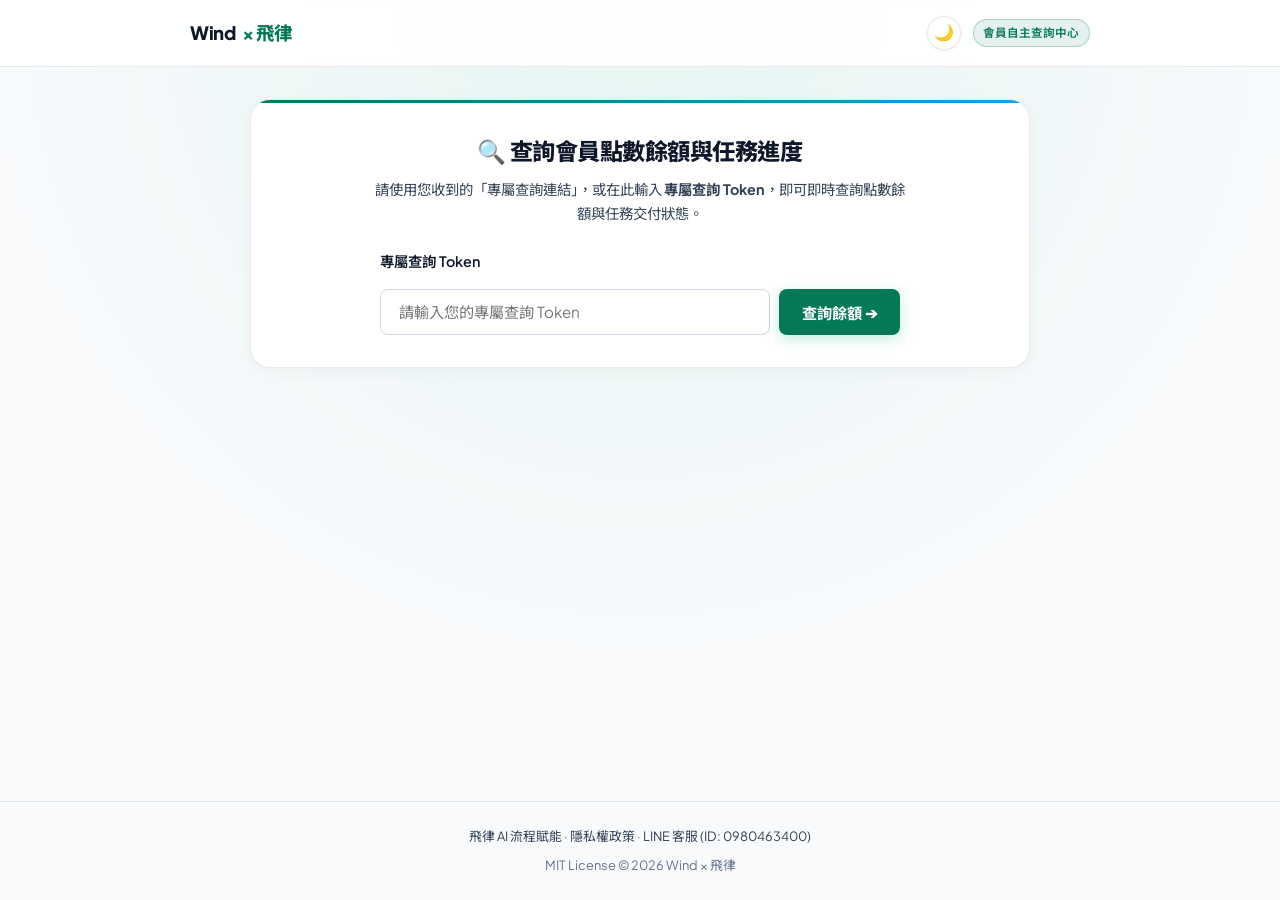
<file: client-balance.html>
<!DOCTYPE html>
<html lang="zh-Hant">
<head>
  <meta charset="UTF-8" />
  <meta name="viewport" content="width=device-width, initial-scale=1.0" />
  <title>飛律 | 會員點數餘額與任務進度查詢中心</title>
  <meta name="description" content="飛律 AI 流程賦能・會員點數餘額與交付進度自主查詢中心。48 小時交付、7 天驗收通過才扣點、點數永久有效。" />
  <meta property="og:title" content="飛律 | 會員點數餘額與任務進度查詢中心" />
  <meta property="og:description" content="飛律 AI 流程賦能・會員點數餘額與交付進度自主查詢中心。48 小時交付、7 天驗收通過才扣點、點數永久有效。" />
  <meta property="og:type" content="website" />
  <meta property="og:url" content="https://wind.rock903400.workers.dev/client-balance.html" />
  <meta property="og:image" content="https://wind.rock903400.workers.dev/assets/feilu-og.png" />
  <meta property="og:image:width" content="1200" />
  <meta property="og:image:height" content="630" />
  <link rel="canonical" href="https://wind.rock903400.workers.dev/client-balance.html" />
  <meta name="theme-color" content="#080c0f" />
  <link rel="preconnect" href="https://fonts.googleapis.com" />
  <link rel="preconnect" href="https://fonts.gstatic.com" crossorigin />
  <script src="assets/theme-init.js?v=20260830"></script>
  <link href="https://fonts.googleapis.com/css2?family=Noto+Sans+TC:wght@400;500;600;700;800&family=Plus+Jakarta+Sans:wght@500;600;700;800&family=JetBrains+Mono:wght@500;700&display=swap" rel="stylesheet" />

  <link rel="stylesheet" href="assets/tokens.css?v=20260830" />
<link rel="stylesheet" href="assets/components.css?v=20260830">
  <style>
    :root {
  --toggle-size: 34px;
  --toggle-font-size: 1rem;
      --bg-primary: var(--color-bg-dark);
      --bg-secondary: var(--color-bg-surface);
      --bg-card: rgba(18, 27, 34, 0.85);
      --bg-elevated: #15212b;
      --border: var(--color-border);
      --border-focus: var(--color-border-focus);
      --accent: var(--color-emerald);
      --accent-hover: var(--color-emerald-hover);
      --accent-glow: var(--color-emerald-glow);
      --accent-light: var(--color-emerald-light);
      --cyan: var(--color-cyan);
      --amber: var(--color-amber);
      --rose: var(--color-rose);
      --text-main: var(--color-text-main);
      --text-sub: var(--color-text-sub);
      --text-muted: var(--color-text-muted);
      --font-main: 'Plus Jakarta Sans', -apple-system, BlinkMacSystemFont, "Segoe UI", "Noto Sans TC", sans-serif;
      --font-mono: 'JetBrains Mono', monospace;
      --radius-lg: var(--radius-xl);
      --radius-md: 14px;
      --radius-sm: 8px;
      --shadow-card: var(--shadow-lg);
    }

    * { box-sizing: border-box; margin: 0; padding: 0; }
    body {
      background-color: var(--bg-primary);
      color: var(--text-main);
      font-family: var(--font-main);
      line-height: 1.65;
      min-height: 100vh;
      display: flex;
      flex-direction: column;
      background-image:
        radial-gradient(circle at 50% 0%, rgba(16, 185, 129, 0.12) 0%, transparent 60%),
        radial-gradient(circle at 85% 50%, rgba(14, 165, 233, 0.06) 0%, transparent 40%),
        linear-gradient(to bottom, transparent, rgba(8, 12, 15, 0.98));
      background-attachment: fixed;
    }

    /* ---- Navbar ---- */
    nav {
      position: sticky;
      top: 0;
      z-index: var(--z-sticky);
      backdrop-filter: blur(16px);
      -webkit-backdrop-filter: blur(16px);
      background: rgba(8, 12, 15, 0.85);
      border-bottom: 1px solid var(--border);
      padding: 1rem 1.5rem;
    }
    .nav-inner {
      max-width: 900px;
      margin: 0 auto;
      display: flex;
      justify-content: space-between;
      align-items: center;
      gap: 1rem;
    }
    .brand-logo {
      font-size: 1.15rem;
      font-weight: 800;
      color: var(--text-main);
      text-decoration: none;
      display: flex;
      align-items: center;
      gap: 0.4rem;
      letter-spacing: -0.02em;
    }
    .brand-logo span { color: var(--accent); }
    .badge-portal {
      font-size: 0.725rem;
      font-weight: 600;
      background: rgba(16, 185, 129, 0.12);
      color: var(--accent-light);
      border: 1px solid rgba(16, 185, 129, 0.3);
      padding: 0.2rem 0.6rem;
      border-radius: 999px;
    }

    /* ---- Main Container ---- */
    main {
      max-width: 820px;
      width: 100%;
      margin: 2rem auto 4rem;
      padding: 0 1.25rem;
      flex: 1;
    }

    /* ---- Search / Login Header Card ---- */
    .query-card {
      background: var(--bg-card);
      border: 1px solid var(--border);
      border-radius: var(--radius-lg);
      padding: 2rem;
      box-shadow: var(--shadow-card);
      backdrop-filter: blur(16px);
      margin-bottom: 2rem;
      text-align: center;
      position: relative;
      overflow: hidden;
    }
    .query-card::before {
      content: '';
      position: absolute;
      top: 0; left: 0; right: 0; height: 3px;
      background: linear-gradient(90deg, var(--accent), var(--cyan));
    }
    .query-title {
      font-size: 1.45rem;
      font-weight: 800;
      color: var(--text-main);
      margin-bottom: 0.5rem;
      letter-spacing: -0.02em;
    }
    .query-desc {
      font-size: 0.9rem;
      color: var(--text-sub);
      max-width: 540px;
      margin: 0 auto 1.5rem;
    }
    .query-label {
      font-size: 0.9rem;
      color: var(--text-sub);
      font-weight: 600;
      text-align: left;
      width: 100%;
      margin-bottom: 0.35rem;
    }
    .query-form {
      display: flex;
      flex-wrap: wrap;
      gap: 0.6rem;
      max-width: 520px;
      margin: 0 auto;
      position: relative;
    }
    .query-form .query-label {
      flex-basis: 100%;
    }
    .query-input {
      flex: 1;
      background: rgba(8, 12, 15, 0.9);
      border: 1px solid var(--border);
      border-radius: var(--radius-sm);
      padding: 0.75rem 1.1rem;
      color: var(--text-main);
      font-family: inherit;
      font-size: 0.95rem;
      outline: none;
      transition: all 0.2s ease;
    }
    .query-input:focus {
      border-color: var(--border-focus);
      box-shadow: 0 0 0 3px var(--accent-glow);
    }
    .btn-submit {
      background: var(--accent);
      color: #042f20;
      font-weight: 700;
      font-family: inherit;
      font-size: 0.95rem;
      padding: 0.75rem 1.4rem;
      border-radius: var(--radius-sm);
      border: none;
      cursor: pointer;
      display: inline-flex;
      align-items: center;
      gap: 0.4rem;
      transition: all 0.2s cubic-bezier(0.16, 1, 0.3, 1);
      box-shadow: 0 4px 14px var(--accent-glow);
      white-space: nowrap;
    }
    .btn-submit:hover {
      background: #34d399;
      transform: translateY(-1px);
      box-shadow: 0 6px 20px rgba(16, 185, 129, 0.35);
    }
    .btn-submit:active { transform: scale(0.98); }

    /* ---- Result Section ---- */
    #result-section {
      display: none;
      animation: fadeIn 0.35s cubic-bezier(0.16, 1, 0.3, 1);
    }
    @keyframes fadeIn {
      from { opacity: 0; transform: translateY(12px); }
      to { opacity: 1; transform: translateY(0); }
    }

    /* Client Profile Card */
    .profile-card {
      background: var(--bg-card);
      border: 1px solid var(--border);
      border-radius: var(--radius-lg);
      padding: 1.75rem 2rem;
      margin-bottom: 1.5rem;
      backdrop-filter: blur(12px);
      box-shadow: var(--shadow-card);
      position: relative;
    }
    .profile-header {
      display: flex;
      justify-content: space-between;
      align-items: flex-start;
      margin-bottom: 1.25rem;
      flex-wrap: wrap;
      gap: 1rem;
    }
    .company-name {
      font-size: 1.35rem;
      font-weight: 800;
      color: var(--text-main);
    }
    .client-name {
      font-size: 0.95rem;
      color: var(--text-sub);
      margin-top: 0.2rem;
    }
    .client-badges {
      display: flex;
      gap: 0.5rem;
      flex-wrap: wrap;
    }
    .tag {
      display: inline-flex;
      align-items: center;
      gap: 0.35rem;
      padding: 0.25rem 0.65rem;
      border-radius: 999px;
      font-size: 0.775rem;
      font-weight: 600;
    }
    .tag-emerald { background: rgba(16, 185, 129, 0.15); color: #6ee7b7; border: 1px solid rgba(16, 185, 129, 0.3); }
    .tag-amber { background: rgba(245, 158, 11, 0.15); color: #fcd34d; border: 1px solid rgba(245, 158, 11, 0.3); }
    .tag-cyan { background: rgba(14, 165, 233, 0.15); color: #7dd3fc; border: 1px solid rgba(14, 165, 233, 0.3); }
    .tag-gray { background: rgba(255, 255, 255, 0.08); color: var(--text-sub); border: 1px solid rgba(255, 255, 255, 0.12); }

    /* Big Balance Spotlight */
    .balance-banner {
      background: linear-gradient(135deg, rgba(16, 185, 129, 0.15) 0%, rgba(14, 165, 233, 0.08) 100%);
      border: 1px solid rgba(16, 185, 129, 0.3);
      border-radius: var(--radius-md);
      padding: 1.5rem;
      display: flex;
      justify-content: space-between;
      align-items: center;
      margin-bottom: 1.5rem;
      flex-wrap: wrap;
      gap: 1.25rem;
    }
    .balance-left {
      display: flex;
      flex-direction: column;
    }
    .balance-label {
      font-size: 0.85rem;
      font-weight: 700;
      color: var(--accent-light);
      text-transform: uppercase;
      letter-spacing: 0.05em;
    }
    .balance-num {
      font-size: 2.75rem;
      font-weight: 800;
      color: #fff;
      font-family: var(--font-mono);
      line-height: 1.1;
      margin: 0.25rem 0;
      text-shadow: 0 0 25px var(--accent-glow);
    }
    .balance-note {
      font-size: 0.775rem;
      color: var(--text-sub);
    }
    .balance-actions {
      display: flex;
      gap: 0.6rem;
      flex-wrap: wrap;
    }
    .btn-action {
      display: inline-flex;
      align-items: center;
      gap: 0.4rem;
      font-family: inherit;
      font-size: 0.85rem;
      font-weight: 600;
      padding: 0.6rem 1rem;
      border-radius: var(--radius-sm);
      text-decoration: none;
      cursor: pointer;
      transition: all 0.2s ease;
    }
    .btn-action-primary {
      background: var(--accent);
      color: #042f20;
    }
    .btn-action-primary:hover { background: #34d399; }
    .btn-action-secondary {
      background: rgba(255, 255, 255, 0.08);
      color: var(--text-main);
      border: 1px solid var(--border);
    }
    .btn-action-secondary:hover { background: rgba(255, 255, 255, 0.15); }

    /* Section Cards */
    .section-card {
      background: var(--bg-card);
      border: 1px solid var(--border);
      border-radius: var(--radius-lg);
      padding: 1.5rem 1.75rem;
      margin-bottom: 1.5rem;
      box-shadow: var(--shadow-card);
    }
    .section-title {
      font-size: 1.1rem;
      font-weight: 700;
      color: var(--text-main);
      display: flex;
      align-items: center;
      gap: 0.5rem;
      margin-bottom: 1rem;
    }

    /* In-Progress Task Items */
    .task-item {
      background: rgba(255, 255, 255, 0.02);
      border: 1px solid var(--border);
      border-radius: var(--radius-sm);
      padding: 1rem 1.25rem;
      margin-bottom: 0.75rem;
      display: flex;
      justify-content: space-between;
      align-items: flex-start;
      gap: 1rem;
      transition: border-color 0.2s;
    }
    .task-item:hover {
      border-color: rgba(255, 255, 255, 0.2);
    }
    .task-title {
      font-weight: 700;
      color: var(--text-main);
      font-size: 0.95rem;
      margin-bottom: 0.25rem;
    }
    .task-module {
      font-size: 0.775rem;
      color: var(--cyan);
      font-weight: 600;
      margin-bottom: 0.35rem;
    }
    .task-meta {
      font-size: 0.775rem;
      color: var(--text-muted);
    }

    /* History Timeline */
    .timeline {
      position: relative;
      padding-left: 1.5rem;
      margin-top: 1rem;
    }
    .timeline::before {
      content: '';
      position: absolute;
      top: 0.5rem; bottom: 0.5rem; left: 0.45rem; width: 2px;
      background: rgba(255, 255, 255, 0.1);
    }
    .timeline-node {
      position: relative;
      margin-bottom: 1.25rem;
    }
    .timeline-icon {
      position: absolute;
      left: -1.5rem;
      top: 0.3rem;
      width: 11px;
      height: 11px;
      border-radius: 50%;
      background: var(--accent);
      box-shadow: 0 0 8px var(--accent);
    }
    .timeline-icon.deduct {
      background: var(--rose);
      box-shadow: 0 0 8px var(--rose);
    }
    .timeline-box {
      background: rgba(255, 255, 255, 0.02);
      border: 1px solid var(--border);
      border-radius: var(--radius-sm);
      padding: 0.75rem 1rem;
    }
    .timeline-header {
      display: flex;
      justify-content: space-between;
      align-items: center;
      font-size: 0.875rem;
      font-weight: 600;
    }
    .timeline-date {
      font-size: 0.75rem;
      color: var(--text-muted);
      font-family: var(--font-mono);
    }

    /* Guarantees Callout */
    .guarantee-box {
      background: rgba(16, 185, 129, 0.05);
      border: 1px dashed rgba(16, 185, 129, 0.3);
      border-radius: var(--radius-md);
      padding: 1.25rem;
      margin-top: 1.5rem;
      font-size: 0.85rem;
      color: var(--text-sub);
    }
    .guarantee-box strong { color: var(--accent-light); }

    /* Footer */
    footer {
      border-top: 1px solid var(--border);
      padding: 1.5rem;
      text-align: center;
      font-size: 0.8rem;
      color: var(--text-muted);
    }
    footer a { color: var(--text-sub); text-decoration: none; }
    footer a:hover { color: var(--accent); }

    @media (max-width: 600px) {
      .query-form { flex-direction: column; }
      .balance-banner { flex-direction: column; align-items: flex-start; }
      .task-item { flex-direction: column; }
    }

    /* ---- ☀️ 主題切換按鈕與淺色模式適配 ---- */
[data-theme="light"] {
      --toggle-border-light: rgba(15, 23, 42, 0.09);
      --bg-primary: var(--color-bg-dark);
      --bg-secondary: var(--color-bg-surface);
      --bg-card: var(--color-bg-surface);
      --bg-elevated: var(--color-bg-elevated);
      --border: var(--color-border);
      --text-main: var(--color-text-main);
      --text-sub: var(--color-text-sub);
      --text-muted: var(--color-text-muted);
      --accent: var(--color-emerald-dark);
      --accent-light: var(--color-emerald-dark);
    }
    [data-theme="light"] body {
      background-color: #f8fafc;
      color: #0f172a;
      background-image:
        radial-gradient(circle at 50% 0%, rgba(16, 185, 129, 0.08) 0%, transparent 60%),
        linear-gradient(to bottom, transparent, rgba(248, 250, 252, 0.98));
    }
    [data-theme="light"] nav {
      background: rgba(255, 255, 255, 0.9);
    }
    [data-theme="light"] .query-card,
    [data-theme="light"] .profile-card,
    [data-theme="light"] .section-card {
      background: #ffffff;
      border: 1px solid var(--border);
      box-shadow: 0 4px 18px rgba(0, 0, 0, 0.04);
    }
    [data-theme="light"] .query-input {
      background: #ffffff;
      color: #0f172a;
      border-color: #cbd5e1;
    }
    [data-theme="light"] .balance-banner {
      background: linear-gradient(135deg, rgba(16, 185, 129, 0.12) 0%, rgba(14, 165, 233, 0.06) 100%);
    }
    [data-theme="light"] .balance-num {
      color: #065f46;
      text-shadow: none;
    }
    [data-theme="light"] .task-item,
    [data-theme="light"] .timeline-box {
      background: #f8fafc;
      border-color: rgba(15, 23, 42, 0.08);
    }
    [data-theme="light"] .tag-gray {
      background: #f1f5f9;
      color: #475569;
      border-color: #e2e8f0;
    }
    [data-theme="light"] .btn-action-secondary {
      background: #f1f5f9;
      color: #0f172a;
      border-color: #cbd5e1;
    }
    [data-theme="light"] .tag-emerald { background: rgba(4, 120, 87, 0.12); color: #047857; border-color: rgba(4, 120, 87, 0.25); }
    [data-theme="light"] .tag-amber { background: rgba(180, 83, 9, 0.12); color: #b45309; border-color: rgba(180, 83, 9, 0.25); }
    [data-theme="light"] .tag-cyan { background: rgba(14, 116, 144, 0.12); color: #0e7490; border-color: rgba(14, 116, 144, 0.25); }
    [data-theme="light"] .badge-portal {
      background: rgba(4,120,87,0.10);
      color: #047857;
      border-color: rgba(4,120,87,0.25);
    }
    [data-theme="light"] .query-title,
    [data-theme="light"] .query-label,
    [data-theme="light"] .company-name,
    [data-theme="light"] .section-title,
    [data-theme="light"] .task-title,
    [data-theme="light"] .timeline-header {
      color: #0f172a;
    }
    [data-theme="light"] .query-desc,
    [data-theme="light"] .client-name {
      color: #334155;
    }
    [data-theme="light"] .task-module {
      color: #0e7490;
    }
    [data-theme="light"] .task-meta,
    [data-theme="light"] .timeline-date,
    [data-theme="light"] .balance-note {
      color: #475569;
    }
    [data-theme="light"] .balance-label {
      color: #047857;
    }
    [data-theme="light"] .btn-action-secondary:hover {
      background: #e2e8f0;
    }
    [data-theme="light"] .guarantee-box {
      background: rgba(16, 185, 129, 0.06);
      border-color: rgba(16, 185, 129, 0.35);
    }
    [data-theme="light"] .guarantee-box strong {
      color: #065f46;
    }
    [data-theme="light"] .btn-submit,
    [data-theme="light"] .btn-action-primary {
      color: #ffffff;
    }
    [data-theme="light"] .btn-submit:hover,
    [data-theme="light"] .btn-action-primary:hover {
      background: #065f46;
      color: #fff;
    }
  </style>
</head>
<body>
  <a class="skip-link" href="#main">跳至主要內容</a>

  <!-- Navigation -->
  <nav>
    <div class="nav-inner">
      <a href="ai-enablement.html" class="brand-logo">
        Wind <span>× 飛律</span>
      </a>
      <div style="display: flex; align-items: center; gap: 0.75rem;">
        <button class="theme-toggle-btn" id="themeToggleBtn" type="button" aria-label="切換淺色/深色主題" title="切換淺色/深色主題">☀️</button>
        <span class="badge-portal">會員自主查詢中心</span>
      </div>
    </div>
  </nav>

  <!-- Main Area -->
  <main id="main">
    <!-- Query Box -->
    <div class="query-card" id="query-box">
      <h1 class="query-title">🔍 查詢會員點數餘額與任務進度</h1>
      <div class="query-desc">
        請使用您收到的「專屬查詢連結」，或在此輸入 <strong>專屬查詢 Token</strong>，即可即時查詢點數餘額與任務交付狀態。
      </div>
      <form class="query-form" id="query-form">
        <label for="search-input" class="query-label">專屬查詢 Token</label>
        <input
          type="text"
          id="search-input"
          class="query-input"
          placeholder="請輸入您的專屬查詢 Token"
          required
        />
        <button type="submit" class="btn-submit">
          <span>查詢餘額 ➔</span>
        </button>
      </form>
    </div>

    <!-- Error/Notice Alert -->
    <div id="query-alert" role="alert" style="display: none; padding: 1rem 1.25rem; border-radius: var(--radius-sm); margin-bottom: 1.5rem; font-size: 0.9rem; text-align: center;"></div>

    <!-- Result Dashboard -->
    <div id="result-section">
      <!-- Profile Header -->
      <div class="profile-card">
        <div class="profile-header">
          <div>
            <div class="company-name" id="client-company">○○有限公司</div>
            <div class="client-name" id="client-name">聯絡人：王經理</div>
          </div>
          <div class="client-badges">
            <span class="tag tag-emerald" id="client-tier">輕量儲值會員</span>
            <span class="tag tag-gray" id="client-tax">統編：—</span>
          </div>
        </div>

        <!-- Big Balance Box -->
        <div class="balance-banner">
          <div class="balance-left">
            <span class="balance-label">目前可用任務點數 (Available Balance)</span>
            <div class="balance-num" id="client-balance">💎 0 點</div>
            <div class="balance-note">✨ 點數永久有效・48h 極速交付・7 天驗收通過才扣點</div>
          </div>
          <div class="balance-actions">
            <a href="https://line.me/ti/p/~0980463400" target="_blank" rel="noopener noreferrer" class="btn-action btn-action-primary">
              <span>💬 LINE 提單 (0980463400)</span>
            </a>
            <a href="ai-enablement.html" class="btn-action btn-action-secondary">
              <span>⚡ 查看更多 AI 模組</span>
            </a>
          </div>
        </div>

        <!-- In-Progress Tasks Section -->
        <h2 class="section-title">
          <span>⚡ 進行中 / 驗收中任務</span>
        </h2>
        <div id="active-tasks-list">
          <!-- Injected by JS -->
        </div>

        <!-- History Timeline Section -->
        <h2 class="section-title" style="margin-top: 1.75rem;">
          <span>📜 點數儲值與扣點歷史歷程</span>
        </h2>
        <div class="timeline" id="history-timeline">
          <!-- Injected by JS -->
        </div>

        <!-- Trust & Guarantees -->
        <div class="guarantee-box">
          <strong>🛡️ 飛律 AI 流程賦能三大承諾：</strong><br>
          1. <strong>永久有效</strong>：點數無使用期限，隨提隨做，不背負每個月繳月費的心理壓力。<br>
          2. <strong>安心驗收</strong>：交付後享有 7 天驗收期（含 2 輪規格內調整），驗收通過才正式扣點；未達規格或技術無法達成免扣點。<br>
          3. <strong>資產自主</strong>：產出腳本、試算表與原始碼 100% 歸您所有，無廠商鎖定。
        </div>
      </div>
    </div>
  </main>

  <!-- Footer -->
  <footer>
    <div style="margin-bottom: 0.5rem;">
      <a href="ai-enablement.html">飛律 AI 流程賦能</a> · 
      <a href="privacy.html">隱私權政策</a> · 
      <a href="https://line.me/ti/p/~0980463400" target="_blank" rel="noopener noreferrer">LINE 客服 (ID: 0980463400)</a>
    </div>
    <div>MIT License © 2026 Wind × 飛律</div>
  </footer>

  <!-- Script Logic -->
  <script src="assets/shared.js?v=20260830" defer></script>
  <script src="assets/client-balance.js?v=20260830" defer></script>
</body>
</html>
</file>
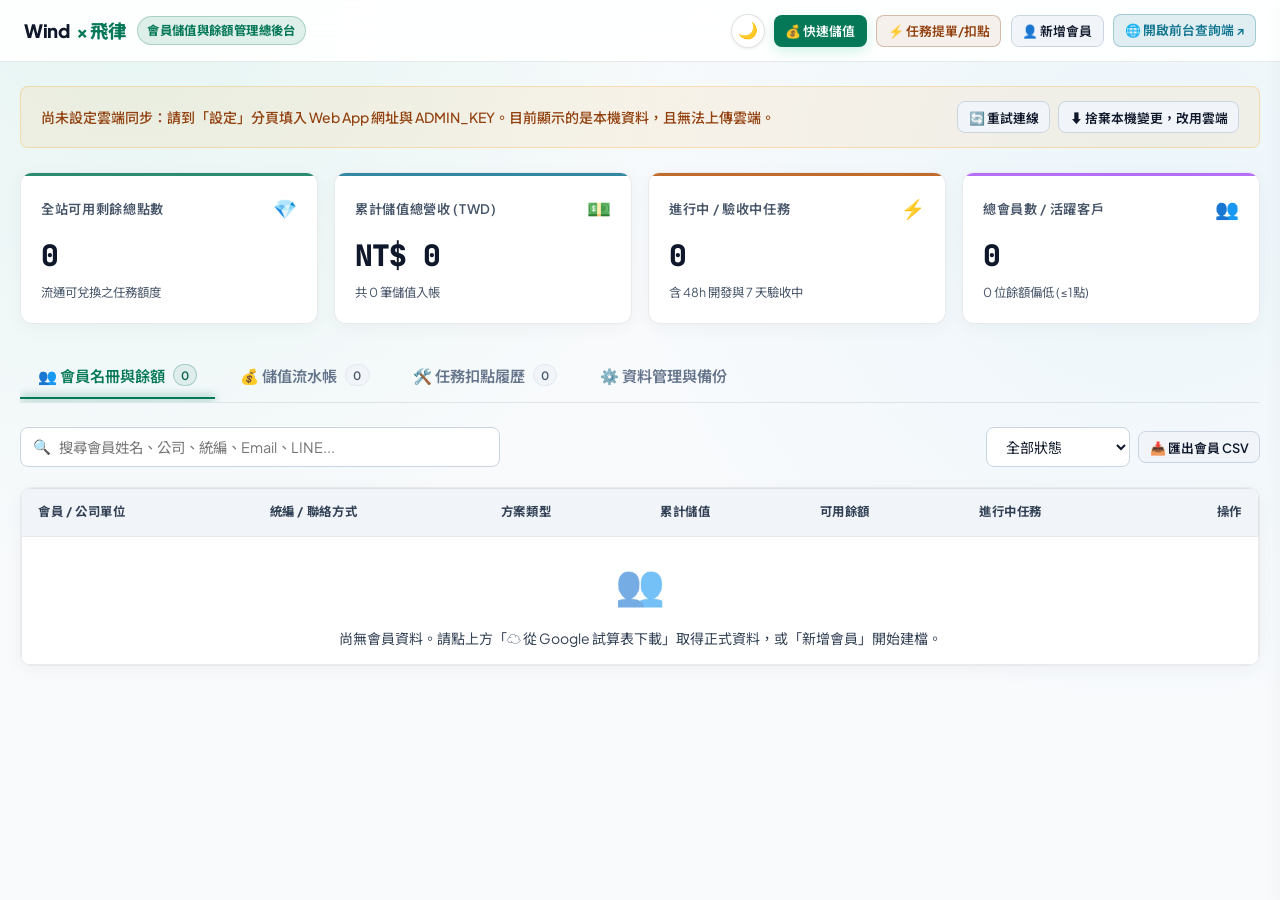
<file: member-balance.html>
<!DOCTYPE html>
<html lang="zh-Hant">
<head>
  <meta charset="UTF-8" />
  <meta name="viewport" content="width=device-width, initial-scale=1.0" />
  <title>飛律 | 會員儲值與餘額管理總後台</title>
  <meta name="description" content="飛律 AI 流程賦能・會員儲值與餘額追蹤系統，即時掌握客戶點數餘額、儲值流水帳、任務提單與 7 天驗收扣點狀態。" />
  <meta name="robots" content="noindex, nofollow" />
  <meta name="theme-color" content="#080c0f" />
  <link rel="preconnect" href="https://fonts.googleapis.com" />
  <link rel="preconnect" href="https://fonts.gstatic.com" crossorigin />
  <script src="assets/theme-init.js?v=20260830"></script>
  <link href="https://fonts.googleapis.com/css2?family=Noto+Sans+TC:wght@400;500;600;700;800&family=Plus+Jakarta+Sans:wght@500;600;700;800&family=JetBrains+Mono:wght@500;700&display=swap" rel="stylesheet" />

  <link rel="stylesheet" href="assets/tokens.css?v=20260830" />
<link rel="stylesheet" href="assets/components.css?v=20260830">
  <style>
    :root {
      --toggle-size: 34px;
      --toggle-font-size: 1rem;
      --bg-primary: var(--color-bg-dark);
      --bg-secondary: var(--color-bg-surface);
      --bg-card: var(--color-bg-card);
      --bg-card-hover: var(--color-bg-card-hover);
      --bg-elevated: var(--color-bg-elevated);
      --border: var(--color-border);
      --border-focus: var(--color-border-focus);
      --accent: var(--color-emerald);
      --accent-hover: var(--color-emerald-hover);
      --accent-glow: rgba(16, 185, 129, 0.2);
      --accent-light: var(--color-emerald-light);
      --cyan: var(--color-cyan);
      --cyan-glow: rgba(14, 165, 233, 0.18);
      --amber: var(--color-amber);
      --amber-glow: rgba(245, 158, 11, 0.18);
      --rose: var(--color-rose-light);
      --rose-glow: rgba(244, 63, 94, 0.18);
      --purple: var(--color-purple);
      --text-main: var(--color-text-main);
      --text-sub: var(--color-text-sub);
      --text-muted: var(--color-text-muted);
      --font-main: 'Plus Jakarta Sans', -apple-system, BlinkMacSystemFont, "Segoe UI", "Noto Sans TC", sans-serif;
      --font-mono: 'JetBrains Mono', monospace;
      --radius-lg: 16px;
      --radius-md: 12px;
      --radius-sm: 8px;
      --shadow-card: 0 10px 30px -10px rgba(0, 0, 0, 0.5);
    }

    * { box-sizing: border-box; margin: 0; padding: 0; }
    html { scroll-behavior: smooth; }
    body {
      background-color: var(--bg-primary);
      color: var(--text-main);
      font-family: var(--font-main);
      line-height: 1.6;
      min-height: 100vh;
      background-image:
        radial-gradient(circle at 10% 0%, rgba(16, 185, 129, 0.08) 0%, transparent 40%),
        radial-gradient(circle at 90% 20%, rgba(14, 165, 233, 0.06) 0%, transparent 40%),
        linear-gradient(to bottom, transparent, rgba(8, 12, 15, 0.95));
      background-attachment: fixed;
    }

    /* ---- Header / Nav ---- */
    header {
      position: sticky;
      top: 0;
      z-index: var(--z-sticky);
      backdrop-filter: blur(16px);
      -webkit-backdrop-filter: blur(16px);
      background: rgba(8, 12, 15, 0.85);
      border-bottom: 1px solid var(--border);
      padding: 0.85rem 1.5rem;
    }
    .header-inner {
      max-width: 1400px;
      margin: 0 auto;
      display: flex;
      justify-content: space-between;
      align-items: center;
      gap: 1rem;
    }
    .brand-group {
      display: flex;
      align-items: center;
      gap: 0.75rem;
    }
    .brand-logo {
      font-size: 1.15rem;
      font-weight: 800;
      color: var(--text-main);
      text-decoration: none;
      display: flex;
      align-items: center;
      gap: 0.4rem;
      letter-spacing: -0.02em;
    }
    .brand-logo span { color: var(--accent); }
    .badge-admin {
      font-size: 0.72rem;
      font-weight: 700;
      background: rgba(16, 185, 129, 0.12);
      color: var(--accent-light);
      border: 1px solid rgba(16, 185, 129, 0.3);
      padding: 0.2rem 0.55rem;
      border-radius: 999px;
      letter-spacing: 0.03em;
    }
    .header-actions {
      display: flex;
      align-items: center;
      gap: 0.6rem;
      flex-wrap: wrap;
    }

    /* ---- Buttons ---- */
    .btn {
      display: inline-flex;
      align-items: center;
      justify-content: center;
      gap: 0.45rem;
      font-family: inherit;
      font-size: 0.875rem;
      font-weight: 600;
      padding: 0.55rem 1rem;
      border-radius: var(--radius-sm);
      border: 1px solid transparent;
      cursor: pointer;
      transition: all 0.2s cubic-bezier(0.16, 1, 0.3, 1);
      text-decoration: none;
      white-space: nowrap;
    }
    .btn:active { transform: scale(0.98); }
    .btn-primary {
      background: var(--accent);
      color: #042f20;
      box-shadow: 0 4px 14px var(--accent-glow);
    }
    .btn-primary:hover {
      background: #34d399;
      box-shadow: 0 6px 20px rgba(16, 185, 129, 0.35);
    }
    .btn-secondary {
      background: rgba(255, 255, 255, 0.05);
      color: var(--text-main);
      border-color: var(--border);
    }
    .btn-secondary:hover {
      background: rgba(255, 255, 255, 0.1);
      border-color: rgba(255, 255, 255, 0.2);
    }
    .btn-cyan {
      background: rgba(14, 165, 233, 0.15);
      color: #38bdf8;
      border-color: rgba(14, 165, 233, 0.35);
    }
    .btn-cyan:hover {
      background: rgba(14, 165, 233, 0.25);
    }
    .btn-amber {
      background: rgba(245, 158, 11, 0.15);
      color: #fbbf24;
      border-color: rgba(245, 158, 11, 0.35);
    }
    .btn-amber:hover {
      background: rgba(245, 158, 11, 0.25);
    }
    .btn-sm {
      padding: 0.35rem 0.65rem;
      font-size: 0.8rem;
    }
    .btn-icon {
      padding: 0.45rem;
      border-radius: var(--radius-sm);
    }

    /* ---- Main Container ---- */
    main {
      max-width: 1400px;
      margin: 1.5rem auto 4rem;
      padding: 0 1.25rem;
    }

    /* ---- Navigation Tabs ---- */
    .tabs-bar {
      display: flex;
      gap: 0.5rem;
      border-bottom: 1px solid var(--border);
      margin-bottom: 1.5rem;
      overflow-x: auto;
      padding-bottom: 0.25rem;
    }
    .tab-btn {
      background: transparent;
      border: none;
      color: var(--text-muted);
      font-family: inherit;
      font-size: 0.95rem;
      font-weight: 600;
      padding: 0.75rem 1.1rem;
      border-radius: var(--radius-sm) var(--radius-sm) 0 0;
      cursor: pointer;
      display: inline-flex;
      align-items: center;
      gap: 0.5rem;
      transition: all 0.2s;
      position: relative;
      white-space: nowrap;
    }
    .tab-btn:hover {
      color: var(--text-main);
      background: rgba(255, 255, 255, 0.03);
    }
    .tab-btn.active {
      color: var(--accent-light);
    }
    .tab-btn.active::after {
      content: '';
      position: absolute;
      bottom: -1px; left: 0; right: 0; height: 2px;
      background: var(--accent);
      box-shadow: 0 0 10px var(--accent);
    }
    .tab-badge {
      font-size: 0.72rem;
      padding: 0.15rem 0.45rem;
      border-radius: 999px;
      background: rgba(255, 255, 255, 0.08);
      color: var(--text-sub);
    }
    .tab-btn.active .tab-badge {
      background: rgba(16, 185, 129, 0.2);
      color: var(--accent-light);
    }

    /* ---- Toolbar ---- */
    .toolbar {
      display: flex;
      justify-content: space-between;
      align-items: center;
      gap: 1rem;
      margin-bottom: 1.25rem;
      flex-wrap: wrap;
    }

    /* ---- Tables ---- */
    .table-container {
      background: var(--bg-card);
      border: 1px solid var(--border);
      border-radius: var(--radius-md);
      overflow: hidden;
      box-shadow: var(--shadow-card);
    }
    .data-table {
      width: 100%;
      border-collapse: collapse;
      text-align: left;
      font-size: 0.875rem;
    }
    .data-table th {
      background: rgba(15, 23, 29, 0.95);
      color: var(--text-muted);
      font-weight: 700;
      font-size: 0.775rem;
      text-transform: uppercase;
      letter-spacing: 0.05em;
      padding: 0.85rem 1rem;
      border-bottom: 1px solid var(--border);
      white-space: nowrap;
    }
    .data-table td {
      padding: 0.9rem 1rem;
      border-bottom: 1px solid rgba(255, 255, 255, 0.04);
      color: var(--text-sub);
      vertical-align: middle;
    }
    .data-table tr:hover td {
      background: rgba(255, 255, 255, 0.02);
      color: var(--text-main);
    }
    .data-table tr:last-child td {
      border-bottom: none;
    }

    /* ---- Tags / Badges ---- */
    .tag {
      display: inline-flex;
      align-items: center;
      gap: 0.3rem;
      padding: 0.2rem 0.55rem;
      border-radius: 999px;
      font-size: 0.75rem;
      font-weight: 600;
    }
    .tag-emerald { background: rgba(16, 185, 129, 0.15); color: #6ee7b7; border: 1px solid rgba(16, 185, 129, 0.3); }
    .tag-amber { background: rgba(245, 158, 11, 0.15); color: #fcd34d; border: 1px solid rgba(245, 158, 11, 0.3); }
    .tag-rose { background: rgba(244, 63, 94, 0.15); color: #fda4af; border: 1px solid rgba(244, 63, 94, 0.3); }
    .tag-cyan { background: rgba(14, 165, 233, 0.15); color: #7dd3fc; border: 1px solid rgba(14, 165, 233, 0.3); }
    .tag-purple { background: rgba(168, 85, 247, 0.15); color: #d8b4fe; border: 1px solid rgba(168, 85, 247, 0.3); }
    .tag-gray { background: rgba(255, 255, 255, 0.06); color: var(--text-muted); border: 1px solid rgba(255, 255, 255, 0.1); }

    .balance-pill {
      font-family: var(--font-mono);
      font-weight: 700;
      font-size: 0.95rem;
      padding: 0.2rem 0.6rem;
      border-radius: var(--radius-sm);
      display: inline-block;
    }
    .balance-pill.high { color: #6ee7b7; background: rgba(16, 185, 129, 0.12); }
    .balance-pill.low { color: #fbbf24; background: rgba(245, 158, 11, 0.12); }
    .balance-pill.empty { color: #f43f5e; background: rgba(244, 63, 94, 0.12); }

    .member-name-cell {
      display: flex;
      flex-direction: column;
      gap: 0.15rem;
    }
    .member-title {
      font-weight: 700;
      color: var(--text-main);
      font-size: 0.925rem;
    }
    .member-company {
      font-size: 0.775rem;
      color: var(--text-muted);
    }

    /* Timeline dots */
    .timeline::before {
      content: '';
      position: absolute;
      top: 0.5rem; bottom: 0.5rem; left: 0.35rem; width: 2px;
      background: rgba(255, 255, 255, 0.1);
    }
    .timeline-dot.recharge { background: var(--accent); }
    .timeline-dot.deduct { background: var(--rose); box-shadow: 0 0 8px var(--rose); }
    .timeline-dot.in-progress { background: var(--amber); box-shadow: 0 0 8px var(--amber); }

    @keyframes slideUp {
      from { transform: translateY(20px); opacity: 0; }
      to { transform: translateY(0); opacity: 1; }
    }

    /* Empty state */
    .empty-state {
      text-align: center;
      padding: 3rem 1.5rem;
      color: var(--text-muted);
    }
    .empty-state-icon {
      font-size: 2.5rem;
      margin-bottom: 0.75rem;
      opacity: 0.6;
    }

    .cloud-banner[hidden] {
      display: none;
    }

    @media (max-width: 768px) {
      .header-inner { flex-direction: column; align-items: flex-start; }
      .header-actions { width: 100%; justify-content: flex-start; }
      .data-table th:nth-child(4), .data-table td:nth-child(4) { display: none; }
    }

    /* ---- ☀️ 淺色模式適配 ---- */
    [data-theme="light"] {
      --bg-primary: var(--color-bg-dark);
      --bg-secondary: var(--color-bg-surface);
      --bg-card: var(--color-bg-surface);
      --bg-card-hover: var(--color-bg-surface);
      --bg-elevated: var(--color-bg-elevated);
      --border: var(--color-border);
      --border-focus: var(--color-border-focus);
      --text-main: var(--color-text-main);
      --text-sub: var(--color-text-sub);
      --text-muted: var(--color-text-muted);
      --accent: var(--color-emerald-dark);
      --accent-light: var(--color-emerald-dark);
      --amber: var(--color-amber-dark);
      --amber-glow: rgba(180, 83, 9, 0.15);
      --cyan: var(--color-cyan-dark);
      --cyan-glow: rgba(14, 116, 144, 0.15);
      --rose: var(--color-rose-dark);
      --rose-glow: rgba(190, 18, 60, 0.15);
    }
    [data-theme="light"] body {
      background-color: #f8fafc;
      color: #0f172a;
      background-image:
        radial-gradient(circle at 10% 0%, rgba(16, 185, 129, 0.08) 0%, transparent 40%),
        radial-gradient(circle at 90% 20%, rgba(14, 165, 233, 0.05) 0%, transparent 40%),
        linear-gradient(to bottom, transparent, rgba(248, 250, 252, 0.98));
    }
    [data-theme="light"] header {
      background: rgba(255, 255, 255, 0.9);
      border-bottom: 1px solid var(--border);
    }
    [data-theme="light"] .kpi-card,
    [data-theme="light"] .table-container,
    [data-theme="light"] .data-table,
    [data-theme="light"] .modal-card,
    [data-theme="light"] .drawer-panel {
      background: #ffffff;
      border: 1px solid rgba(15, 23, 42, 0.09);
      box-shadow: 0 4px 18px rgba(0, 0, 0, 0.04);
    }
    [data-theme="light"] .data-table th {
      background: #f1f5f9;
      color: #334155;
    }
    [data-theme="light"] .data-table td {
      border-bottom-color: rgba(15, 23, 42, 0.06);
      color: #334155;
    }
    [data-theme="light"] .data-table tr:hover td {
      background: #f8fafc;
      color: #0f172a;
    }
    [data-theme="light"] .tabs-bar {
      border-bottom-color: rgba(15, 23, 42, 0.09);
    }
    [data-theme="light"] .tab-btn {
      color: #64748b;
    }
    [data-theme="light"] .tab-btn.active {
      color: #047857;
    }
    [data-theme="light"] .btn-primary {
      color: #ffffff;
    }
    [data-theme="light"] .btn-primary:hover {
      background: #065f46;
      color: #fff;
    }
    [data-theme="light"] .btn-secondary {
      background: #f1f5f9;
      color: #0f172a;
      border-color: #cbd5e1;
    }
    [data-theme="light"] .btn-secondary:hover {
      background: #e2e8f0;
    }
    [data-theme="light"] .btn-amber {
      background: rgba(146,64,14,0.08);
      color: #92400e;
      border-color: rgba(146,64,14,0.30);
    }
    [data-theme="light"] .btn-amber:hover {
      background: rgba(180, 83, 9, 0.18);
      color: #92400e;
    }
    [data-theme="light"] .btn-cyan {
      background: rgba(14, 116, 144, 0.12);
      color: #0e7490;
      border-color: rgba(14, 116, 144, 0.30);
    }
    [data-theme="light"] .btn-cyan:hover {
      background: rgba(14, 116, 144, 0.18);
      color: #0c5a72;
    }
    [data-theme="light"] .btn[style*="var(--rose)"] {
      color: #be123c !important;
    }
    [data-theme="light"] .tab-badge {
      background: #f1f5f9;
      color: #475569;
      border: 1px solid #e2e8f0;
    }
    [data-theme="light"] .tab-btn.active .tab-badge {
      background: rgba(4, 120, 87, 0.08);
      color: #065f46;
      border-color: rgba(4, 120, 87, 0.25);
    }
    [data-theme="light"] .tag {
      border-color: rgba(15,23,42,0.12);
    }
    [data-theme="light"] .tag-emerald { background: rgba(4, 120, 87, 0.12); color: #047857; border-color: rgba(4, 120, 87, 0.25); }
    [data-theme="light"] .tag-amber { background: rgba(146,64,14,0.08); color: #92400e; border-color: rgba(180, 83, 9, 0.25); }
    [data-theme="light"] .tag-rose { background: rgba(190, 18, 60, 0.12); color: #be123c; border-color: rgba(190, 18, 60, 0.25); }
    [data-theme="light"] .tag-cyan { background: rgba(14, 116, 144, 0.12); color: #0e7490; border-color: rgba(14, 116, 144, 0.25); }
    [data-theme="light"] .tag-purple { background: rgba(126, 58, 195, 0.10); color: #6d28d9; border-color: rgba(126, 58, 195, 0.25); }
    [data-theme="light"] .tag-gray { background: #f1f5f9; color: #475569; border-color: #e2e8f0; }
    [data-theme="light"] .balance-pill.high { background: rgba(4, 120, 87, 0.12); color: #047857; }
    [data-theme="light"] .balance-pill.low { background: rgba(146,64,14,0.08); color: #92400e; }
    [data-theme="light"] .balance-pill.empty { background: rgba(190, 18, 60, 0.12); color: #be123c; }
    [data-theme="light"] .member-title { color: #0f172a; }
    [data-theme="light"] .member-company,
    [data-theme="light"] .empty-state { color: #475569; }
    [data-theme="light"] .badge-admin {
      background: rgba(4,120,87,0.12);
      color: #047857;
      border-color: rgba(4,120,87,0.25);
    }
  </style>
</head>
<body>
  <a class="skip-link" href="#main">跳至主要內容</a>

  <!-- Header / Navigation -->
  <header>
    <div class="header-inner">
      <div class="brand-group">
        <a href="ai-enablement.html" class="brand-logo">
          Wind <span>× 飛律</span>
        </a>
        <h1 class="badge-admin" style="font-size: 0.775rem; font-weight: 700; display: inline-flex; margin: 0;">會員儲值與餘額管理總後台</h1>
      </div>
      <div class="header-actions">
        <button class="theme-toggle-btn" id="themeToggleBtn" type="button" aria-label="切換淺色/深色主題" title="切換淺色/深色主題">☀️</button>
        <button class="btn btn-primary btn-sm" data-action="open-recharge-modal">
          <span>💰 快速儲值</span>
        </button>
        <button class="btn btn-amber btn-sm" data-action="open-task-modal">
          <span>⚡ 任務提單/扣點</span>
        </button>
        <button class="btn btn-secondary btn-sm" data-action="open-member-modal">
          <span>👤 新增會員</span>
        </button>
        <a href="client-balance.html" target="_blank" rel="noopener noreferrer" class="btn btn-cyan btn-sm">
          <span>🌐 開啟前台查詢端 ↗</span>
        </a>
      </div>
    </div>
  </header>

  <!-- Main Content -->
  <main id="main">
    <!-- Cloud Sync Status Banner -->
    <div id="cloud-banner" class="cloud-banner" role="status" aria-live="polite" hidden>
      <span id="cloud-banner-text"></span>
      <span class="cloud-banner-actions" style="display: flex; gap: 0.5rem; flex-shrink: 0; flex-wrap: wrap;">
        <button type="button" class="btn btn-secondary btn-sm" id="cloud-btn-retry" data-action="retry-cloud-load">🔄 重試連線</button>
        <button type="button" class="btn btn-secondary btn-sm" id="cloud-btn-discard" data-action="discard-local-load-cloud" hidden>⬇️ 捨棄本機變更，改用雲端</button>
      </span>
    </div>

    <!-- KPI Overview Cards -->
    <section class="kpi-grid">
      <div class="kpi-card emerald">
        <div class="kpi-header">
          <span class="kpi-title">全站可用剩餘總點數</span>
          <span class="kpi-icon">💎</span>
        </div>
        <div class="kpi-value" id="kpi-total-points">0</div>
        <div class="kpi-sub">流通可兌換之任務額度</div>
      </div>

      <div class="kpi-card cyan">
        <div class="kpi-header">
          <span class="kpi-title">累計儲值總營收 (TWD)</span>
          <span class="kpi-icon">💵</span>
        </div>
        <div class="kpi-value" id="kpi-total-revenue">NT$ 0</div>
        <div class="kpi-sub" id="kpi-recharge-count">共 0 筆儲值入帳</div>
      </div>

      <div class="kpi-card amber">
        <div class="kpi-header">
          <span class="kpi-title">進行中 / 驗收中任務</span>
          <span class="kpi-icon">⚡</span>
        </div>
        <div class="kpi-value" id="kpi-active-tasks">0</div>
        <div class="kpi-sub" id="kpi-task-sub">含 48h 開發與 7 天驗收中</div>
      </div>

      <div class="kpi-card purple">
        <div class="kpi-header">
          <span class="kpi-title">總會員數 / 活躍客戶</span>
          <span class="kpi-icon">👥</span>
        </div>
        <div class="kpi-value" id="kpi-total-members">0</div>
        <div class="kpi-sub" id="kpi-low-balance-alert">0 位餘額偏低 (≤1點)</div>
      </div>
    </section>

    <!-- Navigation Tabs -->
    <div class="tabs-bar">
      <button class="tab-btn active" data-action="switch-tab" data-tab="members">
        <span>👥 會員名冊與餘額</span>
        <span class="tab-badge" id="badge-members-count">0</span>
      </button>
      <button class="tab-btn" data-action="switch-tab" data-tab="recharges">
        <span>💰 儲值流水帳</span>
        <span class="tab-badge" id="badge-recharges-count">0</span>
      </button>
      <button class="tab-btn" data-action="switch-tab" data-tab="tasks">
        <span>🛠️ 任務扣點履歷</span>
        <span class="tab-badge" id="badge-tasks-count">0</span>
      </button>
      <button class="tab-btn" data-action="switch-tab" data-tab="settings">
        <span>⚙️ 資料管理與備份</span>
      </button>
    </div>

    <!-- TAB 1: 會員名冊與餘額 -->
    <div id="tab-members" class="tab-pane">
      <div class="toolbar">
        <div class="search-box">
          <span class="search-icon">🔍</span>
          <input type="text" id="member-search" class="search-input" placeholder="搜尋會員姓名、公司、統編、Email、LINE..." aria-label="搜尋會員" />
        </div>
        <div class="filter-group">
          <select id="member-filter-status" class="filter-select" aria-label="篩選會員狀態">
            <option value="all">全部狀態</option>
            <option value="high">餘額充裕 (>1點)</option>
            <option value="low">餘額偏低 (1點)</option>
            <option value="empty">點數耗盡 (0點)</option>
          </select>
          <button class="btn btn-secondary btn-sm" data-action="export-members-csv">
            <span>📥 匯出會員 CSV</span>
          </button>
        </div>
      </div>

      <div class="table-container">
        <table class="data-table">
          <thead>
            <tr>
              <th>會員 / 公司單位</th>
              <th>統編 / 聯絡方式</th>
              <th>方案類型</th>
              <th>累計儲值</th>
              <th>可用餘額</th>
              <th>進行中任務</th>
              <th style="text-align: right;">操作</th>
            </tr>
          </thead>
          <tbody id="members-table-body">
            <!-- Rendered by JS -->
          </tbody>
        </table>
      </div>
    </div>

    <!-- TAB 2: 儲值流水帳 -->
    <div id="tab-recharges" class="tab-pane" style="display: none;">
      <div class="toolbar">
        <div class="search-box">
          <span class="search-icon">🔍</span>
          <input type="text" id="recharge-search" class="search-input" placeholder="搜尋儲值會員、發票號碼、備註..." aria-label="搜尋儲值紀錄" />
        </div>
        <div class="filter-group">
          <button class="btn btn-primary btn-sm" data-action="open-recharge-modal">
            <span>+ 新增儲值紀錄</span>
          </button>
          <button class="btn btn-secondary btn-sm" data-action="export-recharges-csv">
            <span>📥 匯出儲值 CSV</span>
          </button>
        </div>
      </div>

      <div class="table-container">
        <table class="data-table">
          <thead>
            <tr>
              <th>儲值日期</th>
              <th>會員 / 公司</th>
              <th>方案名稱</th>
              <th>實收金額</th>
              <th>增加點數</th>
              <th>付款方式 / 發票</th>
              <th>備註</th>
              <th style="text-align: right;">操作</th>
            </tr>
          </thead>
          <tbody id="recharges-table-body">
            <!-- Rendered by JS -->
          </tbody>
        </table>
      </div>
    </div>

    <!-- TAB 3: 任務扣點履歷 -->
    <div id="tab-tasks" class="tab-pane" style="display: none;">
      <div class="toolbar">
        <div class="search-box">
          <span class="search-icon">🔍</span>
          <input type="text" id="task-search" class="search-input" placeholder="搜尋任務名稱、會員、模組類型..." aria-label="搜尋任務" />
        </div>
        <div class="filter-group">
          <select id="task-filter-status" class="filter-select" aria-label="篩選任務狀態">
            <option value="all">全部狀態</option>
            <option value="in_progress">進行中 / 48h 開發中</option>
            <option value="acceptance">7 天驗收中</option>
            <option value="completed">驗收通過 (已扣點)</option>
            <option value="waived">未過免扣 / 已取消</option>
          </select>
          <button class="btn btn-amber btn-sm" data-action="open-task-modal">
            <span>+ 提單 / 扣點</span>
          </button>
          <button class="btn btn-secondary btn-sm" data-action="export-tasks-csv">
            <span>📥 匯出任務 CSV</span>
          </button>
        </div>
      </div>

      <div class="table-container">
        <table class="data-table">
          <thead>
            <tr>
              <th>提單日期</th>
              <th>會員 / 公司</th>
              <th>模組類型與任務名稱</th>
              <th>扣除點數</th>
              <th>任務狀態</th>
              <th>交付成果 / 備註</th>
              <th style="text-align: right;">操作</th>
            </tr>
          </thead>
          <tbody id="tasks-table-body">
            <!-- Rendered by JS -->
          </tbody>
        </table>
      </div>
    </div>

    <!-- TAB 4: 資料管理與備份 -->
    <div id="tab-settings" class="tab-pane" style="display: none;">
      <div style="display: grid; grid-template-columns: repeat(auto-fit, minmax(320px, 1fr)); gap: 1.5rem;">
        <!-- Backup & Restore Card -->
        <div class="kpi-card">
          <h2 style="margin-bottom: 0.75rem; font-size: 1.1rem; color: var(--text-main);">💾 本機資料備份與還原</h2>
          <p style="font-size: 0.85rem; color: var(--text-muted); margin-bottom: 1.25rem;">
            系統資料即時保存在本機瀏覽器（LocalStorage），可隨時匯出完整 JSON 備份檔，或跨電腦匯入還原。
          </p>
          <div style="display: flex; gap: 0.75rem; flex-wrap: wrap;">
            <button class="btn btn-primary" data-action="export-database-json">
              <span>📤 匯出完整備份 (JSON)</span>
            </button>
            <label for="import-json-file" class="btn btn-secondary" style="cursor: pointer;">
              <span>📥 匯入還原 (JSON)</span>
              <input type="file" id="import-json-file" accept=".json" style="display: none;" aria-label="匯入還原 JSON 備份檔" />
            </label>
          </div>
        </div>

        <!-- Google Sheets Cloud Sync Card -->
        <div class="kpi-card">
          <h2 style="margin-bottom: 0.75rem; font-size: 1.1rem; color: var(--text-main);">☁️ Google 試算表雲端同步 (GAS API)</h2>
          <p style="font-size: 0.85rem; color: var(--text-muted); margin-bottom: 1rem;">
            串接 Google Apps Script Web App API，將本機資料庫與 Google 試算表雙向同步。管理端同步需驗證管理者密鑰 (ADMIN_KEY)，客戶端僅能以隨機 Token 查閱個人單筆資料。本頁不對外部署，僅供本機使用。
          </p>
          <div style="margin-bottom: 0.75rem;">
            <label for="gas-api-url" class="form-label" style="font-size: 0.8rem; margin-bottom: 0.35rem;">Google Apps Script Web App 網址 (/exec)</label>
            <input type="url" id="gas-api-url" class="form-input" placeholder="https://script.google.com/macros/s/.../exec" aria-label="Google Apps Script Web App 網址" />
          </div>
          <div style="margin-bottom: 0.75rem;">
            <label for="gas-admin-key" class="form-label" style="font-size: 0.8rem; margin-bottom: 0.35rem;">管理者密鑰 (ADMIN_KEY - 僅存於本機)</label>
            <input type="password" id="gas-admin-key" class="form-input" placeholder="請輸入在 Apps Script 設定的 ADMIN_KEY" aria-label="管理者密鑰 ADMIN_KEY" />
          </div>
          <div style="margin-bottom: 1rem;">
            <label for="client-base-url" class="form-label" style="font-size: 0.8rem; margin-bottom: 0.35rem;">客戶查詢頁網址（產生專屬連結用）</label>
            <input type="url" id="client-base-url" class="form-input" placeholder="https://wind.rock903400.workers.dev/" aria-label="客戶查詢頁網址" />
          </div>
          <div style="display: flex; gap: 0.75rem; flex-wrap: wrap;">
            <button type="button" class="btn btn-primary" data-action="sync-to-google-sheets">
              <span>☁️ 立即同步至雲端 (覆蓋試算表)</span>
            </button>
            <button type="button" class="btn btn-secondary" data-action="fetch-from-google-sheets">
              <span>📥 從雲端下載還原 (覆蓋本機)</span>
            </button>
            <button type="button" class="btn btn-cyan" data-action="populate-missing-tokens">
              <span>🔑 為無 Token 會員補發</span>
            </button>
          </div>
        </div>

        <!-- Demo Data & Reset Card -->
        <div class="kpi-card">
          <h2 style="margin-bottom: 0.75rem; font-size: 1.1rem; color: var(--text-main);">🧪 測試資料與重置</h2>
          <p style="font-size: 0.85rem; color: var(--text-muted); margin-bottom: 1.25rem;">
            可一鍵載入「飛律 AI 流程賦能」典型業務示範資料進行預覽與體驗，亦可隨時清空重設。
          </p>
          <div style="display: flex; gap: 0.75rem; flex-wrap: wrap;">
            <button class="btn btn-cyan" data-action="load-demo-data">
              <span>✨ 載入示範資料</span>
            </button>
            <button class="btn btn-secondary" style="color: var(--rose);" data-action="reset-database">
              <span>⚠️ 清空所有資料</span>
            </button>
          </div>
        </div>
      </div>
    </div>
  </main>

  <!-- ==================== MODALS ==================== -->

  <!-- Modal: 新增/編輯會員 -->
  <div class="modal-overlay" id="modal-member" role="dialog" aria-modal="true" aria-labelledby="modal-member-title">
    <div class="modal-card">
      <div class="modal-header">
        <div class="modal-title" id="modal-member-title">👤 新增會員客戶</div>
        <button class="modal-close" data-action="close-modal" data-modal="modal-member" aria-label="關閉視窗">✕</button>
      </div>
      <div class="modal-body">
        <form id="form-member" >
          <input type="hidden" id="member-id" />
          <div class="form-row">
            <div class="form-group">
              <label for="member-name" class="form-label">會員稱呼 / 聯絡人 <span class="req">*</span></label>
              <input type="text" id="member-name" class="form-input" placeholder="例：林經理、王小姐" required />
            </div>
            <div class="form-group">
              <label for="member-company" class="form-label">公司 / 單位名稱 <span class="req">*</span></label>
              <input type="text" id="member-company" class="form-input" placeholder="例：伯鐸儲蓄互助社" required />
            </div>
          </div>

          <div class="form-row">
            <div class="form-group">
              <label for="member-tax-id" class="form-label">統一編號 (統編)</label>
              <input type="text" id="member-tax-id" class="form-input" placeholder="例：88888888" />
            </div>
            <div class="form-group">
              <label for="member-tier" class="form-label">會員類型</label>
              <select id="member-tier" class="form-select">
                <option value="破冰體驗戶">破冰體驗戶 (2點)</option>
                <option value="輕量儲值會員">輕量儲值會員 (5點包)</option>
                <option value="月度訂閱客戶">月度訂閱客戶 (NT$ 5,000/月)</option>
                <option value="企業客製專案">企業客製專案</option>
              </select>
            </div>
          </div>

          <div class="form-row">
            <div class="form-group">
              <label for="member-email" class="form-label">電子信箱 (Email) <span class="req">*</span></label>
              <input type="email" id="member-email" class="form-input" placeholder="client@example.com" required />
            </div>
            <div class="form-group">
              <label for="member-line" class="form-label">LINE ID / 電話</label>
              <input type="text" id="member-line" class="form-input" placeholder="例：0980463400" />
            </div>
          </div>

          <div class="form-group">
            <label for="member-notes" class="form-label">備註 / 需求偏好</label>
            <textarea id="member-notes" class="form-textarea" placeholder="客戶主要痛點或備忘資訊..."></textarea>
          </div>

          <div class="modal-footer" style="margin: 1.5rem -1.5rem -1.5rem; padding: 1rem 1.5rem;">
            <button type="button" class="btn btn-secondary" data-action="close-modal" data-modal="modal-member">取消</button>
            <button type="submit" class="btn btn-primary">儲存會員</button>
          </div>
        </form>
      </div>
    </div>
  </div>

  <!-- Modal: 快速儲值 -->
  <div class="modal-overlay" id="modal-recharge" role="dialog" aria-modal="true" aria-labelledby="modal-recharge-title">
    <div class="modal-card">
      <div class="modal-header">
        <div class="modal-title" id="modal-recharge-title">💰 記錄會員儲值入帳</div>
        <button class="modal-close" data-action="close-modal" data-modal="modal-recharge" aria-label="關閉視窗">✕</button>
      </div>
      <div class="modal-body">
        <form id="form-recharge" >
          <div class="form-group">
            <label for="recharge-member-id" class="form-label">選擇儲值會員 <span class="req">*</span></label>
            <select id="recharge-member-id" class="form-select" required>
              <!-- Populated by JS -->
            </select>
          </div>

          <div class="form-group">
            <label for="recharge-plan-template" class="form-label">選擇方案模板</label>
            <select id="recharge-plan-template" class="form-select" >
              <option value="icebreak">破冰體驗包 (NT$ 1,000 / 2 點)</option>
              <option value="pack5">5 點輕量儲值包 (NT$ 3,500 / 5 點)</option>
              <option value="monthly">月度訂閱制 (NT$ 5,000 / 不限提單)</option>
              <option value="custom">客製金額與點數</option>
            </select>
          </div>

          <div class="form-row">
            <div class="form-group">
              <label for="recharge-amount" class="form-label">實收金額 (TWD NT$) <span class="req">*</span></label>
              <input type="number" id="recharge-amount" class="form-input" min="0" value="1000" required />
            </div>
            <div class="form-group">
              <label for="recharge-points" class="form-label">獲得任務點數 (點) <span class="req">*</span></label>
              <input type="number" id="recharge-points" class="form-input" min="0" step="0.5" value="2" required />
            </div>
          </div>

          <div class="form-row">
            <div class="form-group">
              <label for="recharge-date" class="form-label">儲值日期 <span class="req">*</span></label>
              <input type="date" id="recharge-date" class="form-input" required />
            </div>
            <div class="form-group">
              <label for="recharge-method" class="form-label">付款管道</label>
              <select id="recharge-method" class="form-select">
                <option value="銀行轉帳">銀行轉帳</option>
                <option value="綠界信用卡/LINE Pay">綠界信用卡 / LINE Pay</option>
                <option value="現金/支票">現金 / 支票</option>
                <option value="其他">其他</option>
              </select>
            </div>
          </div>

          <div class="form-group">
            <label for="recharge-invoice" class="form-label">發票號碼 / 收據編號</label>
            <input type="text" id="recharge-invoice" class="form-input" placeholder="例：AB-12345678" />
          </div>

          <div class="form-group">
            <label for="recharge-notes" class="form-label">備註</label>
            <input type="text" id="recharge-notes" class="form-input" placeholder="例：2026 Q3 預約第一期" />
          </div>

          <div class="modal-footer" style="margin: 1.5rem -1.5rem -1.5rem; padding: 1rem 1.5rem;">
            <button type="button" class="btn btn-secondary" data-action="close-modal" data-modal="modal-recharge">取消</button>
            <button type="submit" class="btn btn-primary">確認儲值入帳</button>
          </div>
        </form>
      </div>
    </div>
  </div>

  <!-- Modal: 任務提單與扣點 -->
  <div class="modal-overlay" id="modal-task" role="dialog" aria-modal="true" aria-labelledby="modal-task-title">
    <div class="modal-card">
      <div class="modal-header">
        <div class="modal-title" id="modal-task-title">⚡ 記錄任務提單與扣點狀態</div>
        <button class="modal-close" data-action="close-modal" data-modal="modal-task" aria-label="關閉視窗">✕</button>
      </div>
      <div class="modal-body">
        <form id="form-task" >
          <div class="form-group">
            <label for="task-member-id" class="form-label">委託會員 <span class="req">*</span></label>
            <select id="task-member-id" class="form-select" required>
              <!-- Populated by JS -->
            </select>
          </div>

          <div class="form-group">
            <label for="task-module" class="form-label">飛律核心 AI 模組分類 <span class="req">*</span></label>
            <select id="task-module" class="form-select" required>
              <option value="試算表自動勾稽">試算表自動勾稽（跨表核帳、比對、資料清洗）</option>
              <option value="LINE 官方帳號微型助手">LINE 官方帳號微型助手（訂單查詢、常見問答）</option>
              <option value="規章手冊 RAG 知識庫">規章手冊 RAG 檢索（作業手冊、法規問答）</option>
              <option value="政府標案與情報監控雷達">政府標案與公告雷達（關鍵字監控、每日推播）</option>
              <option value="智慧法務公文與時效鬧鐘">智慧法務公文（訴狀套版、時效行事曆）</option>
              <option value="舊系統桌面自動填表">舊系統桌面自動填表（跨系統 AHK 批次防呆）</option>
              <option value="客製化輕量自動化">其他／客製化輕量自動化</option>
            </select>
          </div>

          <div class="form-group">
            <label for="task-title" class="form-label">任務名稱 / 具體交付需求 <span class="req">*</span></label>
            <input type="text" id="task-title" class="form-input" placeholder="例：收支傳票自動清洗與跨表勾稽腳本" required />
          </div>

          <div class="form-row">
            <div class="form-group">
              <label for="task-points" class="form-label">扣除任務點數 <span class="req">*</span></label>
              <input type="number" id="task-points" class="form-input" min="0" step="0.5" value="1" required />
              <div class="form-hint">標準任務每項 1 點；驗收通過才正式扣點。</div>
            </div>
            <div class="form-group">
              <label for="task-status" class="form-label">任務狀態 <span class="req">*</span></label>
              <select id="task-status" class="form-select" required>
                <option value="in_progress">進行中 (48h 快速開發中)</option>
                <option value="acceptance">7 天驗收期 (客戶測試中)</option>
                <option value="completed">驗收通過 (正式扣點)</option>
                <option value="waived">驗收未過/技術不符 (免扣點)</option>
              </select>
            </div>
          </div>

          <div class="form-row">
            <div class="form-group">
              <label for="task-date" class="form-label">提單日期 <span class="req">*</span></label>
              <input type="date" id="task-date" class="form-input" required />
            </div>
            <div class="form-group">
              <label for="task-url" class="form-label">成果交付/試算表連結</label>
              <input type="url" id="task-url" class="form-input" placeholder="https://..." />
            </div>
          </div>

          <div class="form-group">
            <label for="task-notes" class="form-label">交付備註與備忘</label>
            <textarea id="task-notes" class="form-textarea" placeholder="交付成果細節、驗收意見或調整紀錄..."></textarea>
          </div>

          <div class="modal-footer" style="margin: 1.5rem -1.5rem -1.5rem; padding: 1rem 1.5rem;">
            <button type="button" class="btn btn-secondary" data-action="close-modal" data-modal="modal-task">取消</button>
            <button type="submit" class="btn btn-amber">儲存任務履歷</button>
          </div>
        </form>
      </div>
    </div>
  </div>

  <!-- ==================== DRAWER: 會員詳情與專屬對帳單 ==================== -->
  <div class="drawer-overlay" id="drawer-overlay" data-action="close-drawer"></div>
  <div class="drawer-panel" id="drawer-panel" role="dialog" aria-modal="true" aria-labelledby="drawer-member-name">
    <div class="drawer-header">
      <div style="display: flex; align-items: center; gap: 0.6rem;">
        <span style="font-size: 1.25rem;">📋</span>
        <h2 id="drawer-member-name" style="font-size: 1.1rem; color: var(--text-main);">會員明細</h2>
      </div>
      <button class="modal-close" data-action="close-drawer" aria-label="關閉明細側欄">✕</button>
    </div>
    <div class="drawer-body" id="drawer-content">
      <!-- Injected by JS -->
    </div>
  </div>

  <!-- Toast Notification Container -->
  <div class="toast-container" id="toast-container" aria-live="polite"></div>

  <!-- ==================== LOGIC / JAVASCRIPT ==================== -->
  <script src="assets/shared.js?v=20260830" defer></script>
  <script src="assets/member-balance.js?v=20260830" defer></script>
</body>
</html>
</file>
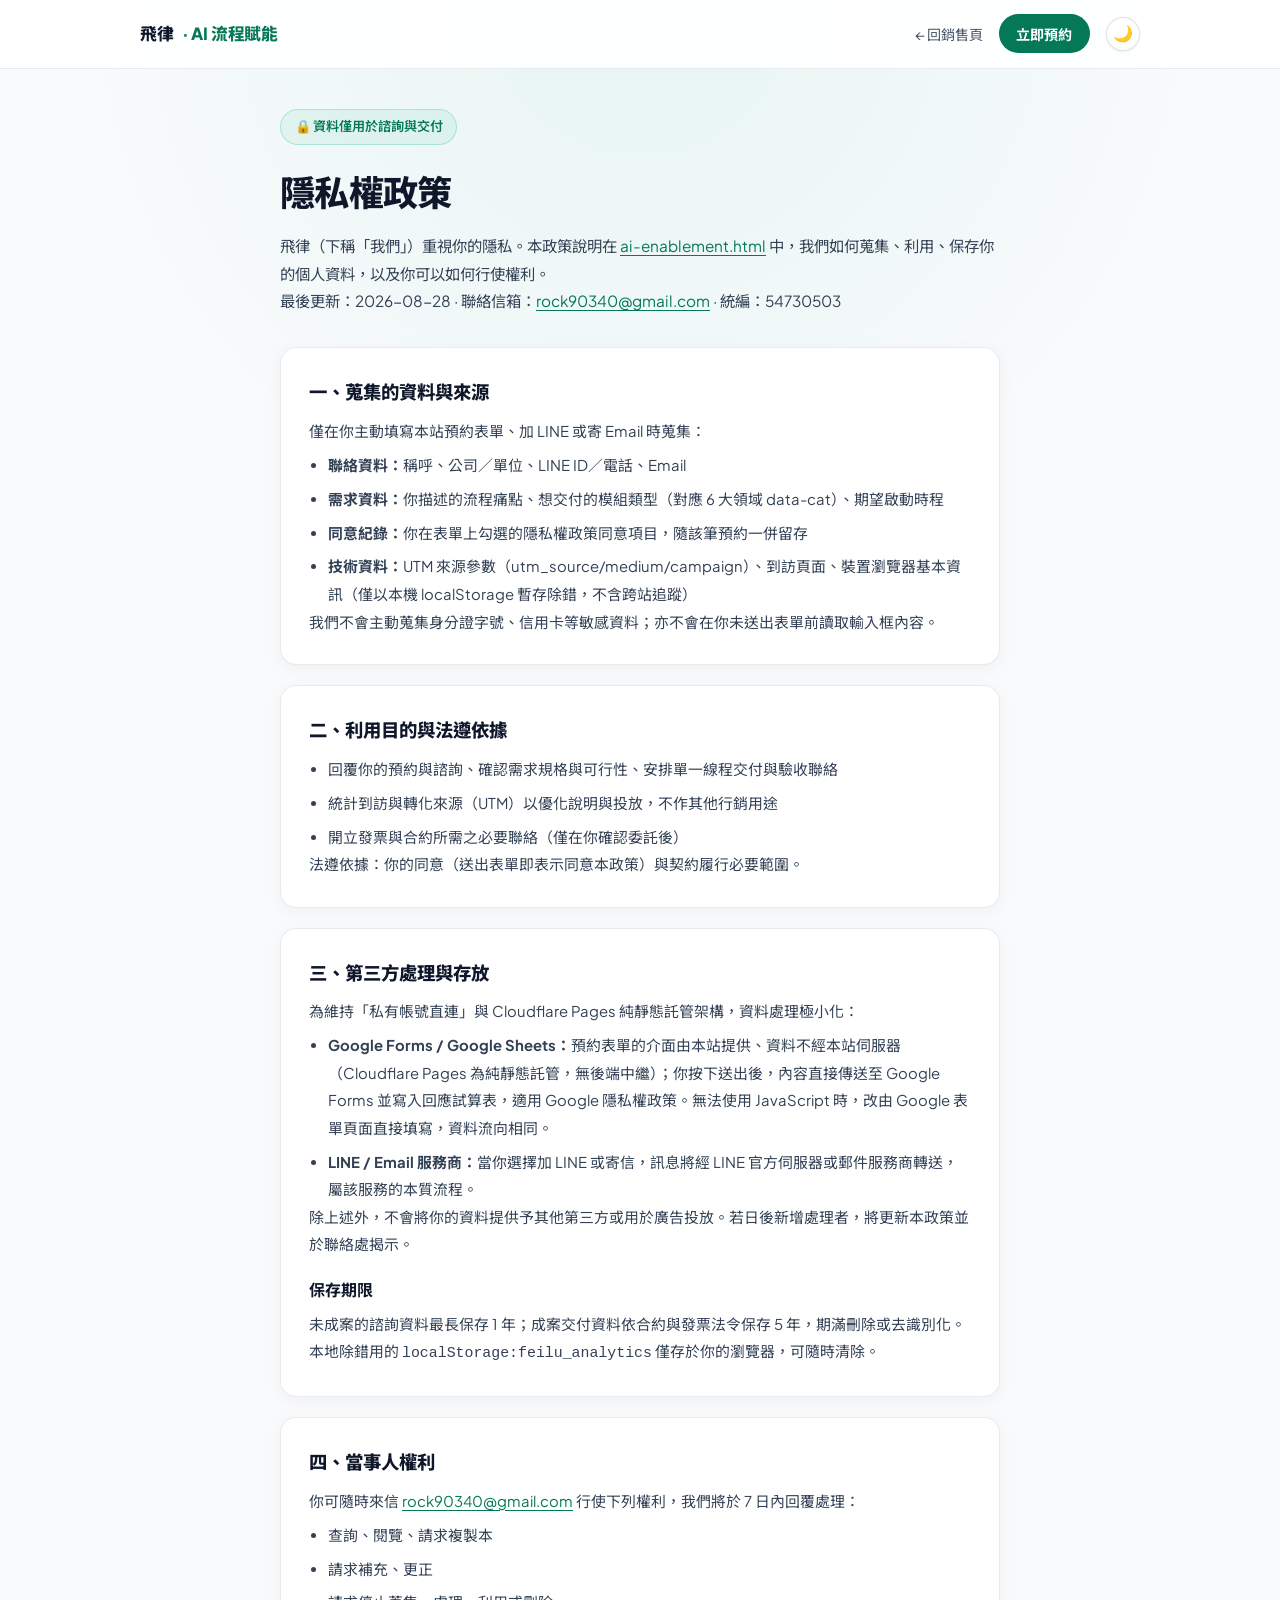
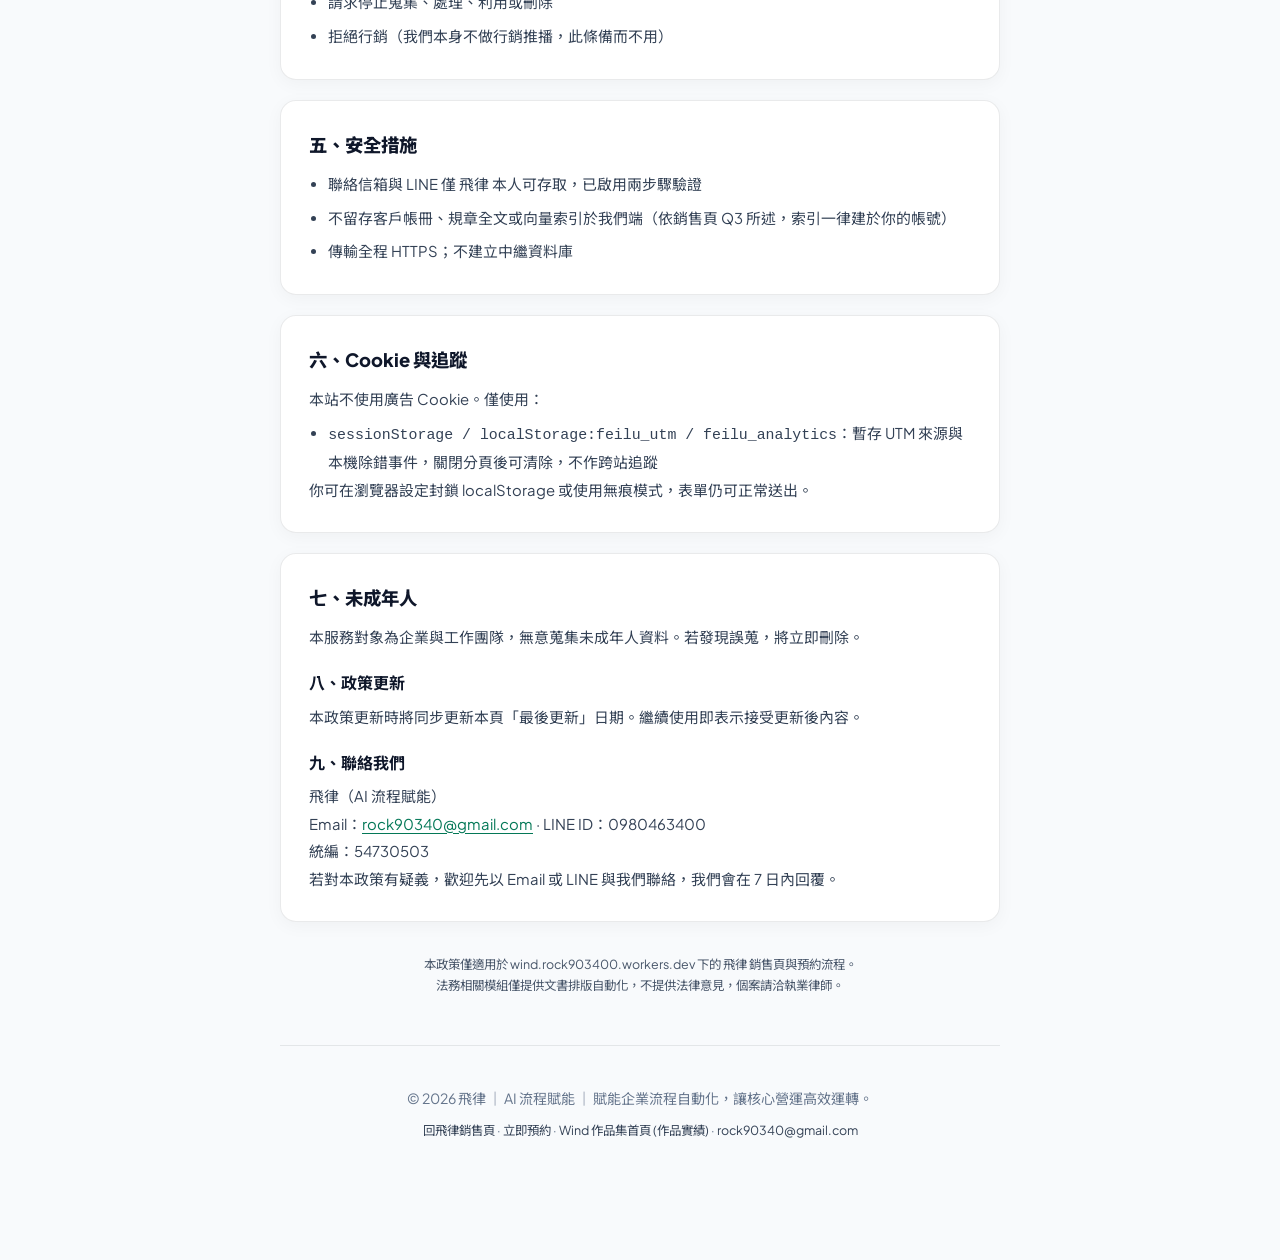
<file: privacy.html>
<!DOCTYPE html>
<html lang="zh-Hant">
<head>
  <meta charset="UTF-8" />
  <meta name="viewport" content="width=device-width, initial-scale=1.0" />
  <title>飛律 | 隱私權政策</title>
  <meta name="description" content="飛律隱私權政策：說明預約表單、聯絡資訊的蒐集目的、利用方式、保存期限與當事人權利。資料僅用於諮詢與交付，不作其他用途。" />
  <meta property="og:title" content="飛律 | 隱私權政策" />
  <meta property="og:description" content="資料僅用於諮詢與交付，可隨時要求刪除。" />
  <meta property="og:type" content="website" />
  <meta property="og:url" content="https://wind.rock903400.workers.dev/privacy.html" />
  <meta property="og:image" content="https://wind.rock903400.workers.dev/assets/feilu-og.png" />
  <meta property="og:image:alt" content="飛律 AI 流程賦能 隱私權政策" />
  <meta name="twitter:card" content="summary_large_image" />
  <meta name="twitter:title" content="飛律 | 隱私權政策" />
  <meta name="twitter:description" content="資料僅用於諮詢與交付，可隨時要求刪除。" />
  <meta name="twitter:image" content="https://wind.rock903400.workers.dev/assets/feilu-og.png" />
  <meta property="og:image:width" content="1200" />
  <meta property="og:image:height" content="630" />
  <meta name="twitter:image:alt" content="飛律 AI 流程賦能 隱私權政策" />
  <link rel="canonical" href="https://wind.rock903400.workers.dev/privacy.html" />
  <meta name="theme-color" content="#080c0f" />
  <link rel="preconnect" href="https://fonts.googleapis.com" />
  <link rel="preconnect" href="https://fonts.gstatic.com" crossorigin />
  <script src="assets/theme-init.js?v=20260830"></script>
  <link href="https://fonts.googleapis.com/css2?family=Noto+Sans+TC:wght@400;500;600;700;800&family=Plus+Jakarta+Sans:wght@500;700;800&display=swap" rel="stylesheet" />
  <link rel="stylesheet" href="assets/tokens.css?v=20260830" />
<link rel="stylesheet" href="assets/components.css?v=20260830">
  <style>
    :root {
  --toggle-size: 34px;
  --toggle-font-size: 1rem;
      --bg-primary: var(--color-bg-dark);
      --bg-secondary: var(--color-bg-surface);
      --bg-card: rgba(18, 27, 34, 0.72);
      --border: var(--color-border);
      --border-accent: rgba(16, 185, 129, 0.35);
      --accent: var(--color-emerald);
      --accent-light: var(--color-emerald-light);
      --text-main: var(--color-text-main);
      --text-sub: var(--color-text-sub);
      --text-muted: var(--color-text-muted);
      --font: 'Plus Jakarta Sans', -apple-system, BlinkMacSystemFont, "Segoe UI", "Noto Sans TC", sans-serif;
      --radius-lg: 16px;
      --radius-md: 12px;
    }
    * { box-sizing: border-box; margin: 0; padding: 0; }
    html { scroll-behavior: smooth; -webkit-text-size-adjust: 100%; }
    body {
      background-color: var(--bg-primary);
      color: var(--text-main);
      font-family: var(--font);
      line-height: 1.75;
      overflow-x: hidden;
      background-image: 
        radial-gradient(circle at 50% 0%, rgba(16, 185, 129, 0.10) 0%, transparent 50%),
        linear-gradient(to bottom, transparent, rgba(8, 12, 15, 0.95));
      background-attachment: fixed;
    }
    nav {
      position: sticky; top: 0; z-index: var(--z-nav);
      backdrop-filter: blur(16px); -webkit-backdrop-filter: blur(16px);
      background: rgba(8, 12, 15, 0.82);
      border-bottom: 1px solid var(--border);
      padding: 0.9rem 1.25rem;
    }
    .nav-container { max-width: 1000px; margin: 0 auto; display: flex; justify-content: space-between; align-items: center; gap: 1rem; }
    .nav-logo { font-weight: 800; font-size: 1.05rem; color: var(--text-main); text-decoration: none; display: flex; align-items: center; gap: 0.5rem; letter-spacing: -0.01em; }
    .nav-logo span { color: var(--accent); }
    .nav-back { color: var(--text-muted); font-size: 0.88rem; text-decoration: none; }
    .nav-back:hover { color: #fff; }
    .nav-btn { background: var(--accent); color: #04130d; font-weight: 700; font-size: 0.88rem; padding: 0.45rem 1.1rem; border-radius: 999px; text-decoration: none; }
    .container { max-width: 760px; margin: 0 auto; padding: 2.5rem 1.25rem 5rem 1.25rem; }
    .badge { display: inline-flex; align-items: center; gap: 0.5rem; background: rgba(16,185,129,0.12); color: var(--accent-light); border: 1px solid rgba(16,185,129,0.28); padding: 0.35rem 0.85rem; border-radius: 999px; font-size: 0.82rem; font-weight: 600; margin-bottom: 1rem; }
    h1 { font-size: clamp(1.7rem, 4.5vw, 2.2rem); font-weight: 800; letter-spacing: -0.02em; margin-bottom: 0.6rem; }
    .lead { color: var(--text-sub); font-size: 0.96rem; margin-bottom: 2rem; line-height: 1.8; }
    .card { background: var(--bg-card); backdrop-filter: blur(14px); -webkit-backdrop-filter: blur(14px); border: 1px solid var(--border); border-radius: var(--radius-lg); padding: 1.75rem; margin-bottom: 1.25rem; }
    .card h2 { font-size: 1.15rem; font-weight: 800; margin-bottom: 0.6rem; color: #fff; }
    .card h3 { font-size: 1rem; font-weight: 700; margin: 1.1rem 0 0.4rem 0; color: var(--text-main); }
    .card p, .card li { color: var(--text-sub); font-size: 0.93rem; line-height: 1.85; }
    .card ul { padding-left: 1.2rem; display: flex; flex-direction: column; gap: 0.4rem; margin-top: 0.4rem; }
    .card a, .lead a { color: var(--accent-light); text-decoration: underline; text-underline-offset: 3px; }
    .fine-print { font-size: 0.78rem; color: #7c8b9a; line-height: 1.7; text-align: center; margin-top: 2rem; }
    footer { margin-top: 3rem; text-align: center; color: var(--text-muted); font-size: 0.88rem; border-top: 1px solid var(--border); padding: 2.5rem 1.25rem; }
    footer a { color: var(--text-sub); text-decoration: none; }
    footer a:hover { color: var(--accent-light); }
    a:focus-visible, button:focus-visible { outline: 2px solid var(--accent-light); outline-offset: 3px; border-radius: 4px; }
    @media (max-width: 640px) { .container { padding-top: 1.5rem; } .card { padding: 1.35rem 1.15rem; } }
    @media (prefers-reduced-motion: reduce) { *, *::before, *::after { animation-duration: .01ms !important; transition-duration: .01ms !important; } html { scroll-behavior: auto; } }

    /* ---- ☀️ 淺色模式適配 ---- */
[data-theme="light"] {
      --bg-primary: var(--color-bg-dark);
      --bg-secondary: var(--color-bg-surface);
      --bg-card: var(--color-bg-surface);
      --bg-elevated: var(--color-bg-elevated);
      --border: var(--color-border);
      --border-accent: rgba(16, 185, 129, 0.35);
      --text-main: var(--color-text-main);
      --text-sub: var(--color-text-sub);
      --text-muted: var(--color-text-muted);
      --accent: var(--color-emerald-dark);
      --accent-light: var(--color-emerald-dark);
    }
    [data-theme="light"] body {
      background-color: #f8fafc;
      color: #0f172a;
      background-image:
        radial-gradient(circle at 50% 0%, rgba(16, 185, 129, 0.08) 0%, transparent 50%),
        linear-gradient(to bottom, transparent, rgba(248, 250, 252, 0.98));
    }
    [data-theme="light"] nav {
      background: rgba(255, 255, 255, 0.9);
      border-bottom: 1px solid var(--border);
    }
[data-theme="light"] .card {
      background: #ffffff;
      border: 1px solid var(--border);
      box-shadow: 0 4px 18px rgba(0, 0, 0, 0.04);
    }
    [data-theme="light"] .card h2 {
      color: #0f172a;
    }
    [data-theme="light"] .badge {
      background: rgba(16, 185, 129, 0.08);
      color: #047857;
      border-color: rgba(16, 185, 129, 0.25);
    }
    [data-theme="light"] footer {
      border-top-color: var(--border);
    }
    [data-theme="light"] h1 {
      color: #0f172a;
    }
    [data-theme="light"] .lead {
      color: #334155;
    }
    [data-theme="light"] .card h3 {
      color: #0f172a;
    }
    [data-theme="light"] .card p,
    [data-theme="light"] .card li {
      color: #334155;
    }
    [data-theme="light"] .card a,
    [data-theme="light"] .lead a {
      color: #047857;
    }
    [data-theme="light"] .fine-print {
      color: #475569;
    }
    [data-theme="light"] .nav-logo {
      color: #0f172a;
    }
    [data-theme="light"] .nav-back {
      color: #475569;
    }
    [data-theme="light"] .nav-back:hover {
      color: #0f172a;
    }

    [data-theme="light"] .nav-btn {
      color: #ffffff;
    }
  </style>
</head>
<body>
  <a class="skip-link" href="#main">跳至主要內容</a>
  <nav aria-label="主要導覽">
    <div class="nav-container">
      <a href="ai-enablement.html" class="nav-logo">飛律 <span>· AI 流程賦能</span></a>
      <div style="display:flex; gap:1rem; align-items:center;">
        <a href="ai-enablement.html" class="nav-back">← 回銷售頁</a>
        <a href="ai-enablement.html#booking" class="nav-btn">立即預約</a>
        <button class="theme-toggle-btn" id="themeToggleBtn" type="button" aria-label="切換淺色/深色主題" title="切換淺色/深色主題">☀️</button>
      </div>
    </div>
  </nav>

  <div class="container">
    <main id="main">
    <div class="badge">🔒 資料僅用於諮詢與交付</div>
    <h1>隱私權政策</h1>
    <p class="lead">
      飛律（下稱「我們」）重視你的隱私。本政策說明在 <a href="ai-enablement.html">ai-enablement.html</a> 中，我們如何蒐集、利用、保存你的個人資料，以及你可以如何行使權利。<br>
      最後更新：2026-08-28 · 聯絡信箱：<a href="mailto:rock90340@gmail.com">rock90340@gmail.com</a> · 統編：54730503
    </p>

    <div class="card">
      <h2>一、蒐集的資料與來源</h2>
      <p>僅在你主動填寫本站預約表單、加 LINE 或寄 Email 時蒐集：</p>
      <ul>
        <li><strong>聯絡資料：</strong>稱呼、公司／單位、LINE ID／電話、Email</li>
        <li><strong>需求資料：</strong>你描述的流程痛點、想交付的模組類型（對應 6 大領域 data-cat）、期望啟動時程</li>
        <li><strong>同意紀錄：</strong>你在表單上勾選的隱私權政策同意項目，隨該筆預約一併留存</li>
        <li><strong>技術資料：</strong>UTM 來源參數（utm_source/medium/campaign）、到訪頁面、裝置瀏覽器基本資訊（僅以本機 localStorage 暫存除錯，不含跨站追蹤）</li>
      </ul>
      <p>我們不會主動蒐集身分證字號、信用卡等敏感資料；亦不會在你未送出表單前讀取輸入框內容。</p>
    </div>

    <div class="card">
      <h2>二、利用目的與法遵依據</h2>
      <ul>
        <li>回覆你的預約與諮詢、確認需求規格與可行性、安排單一線程交付與驗收聯絡</li>
        <li>統計到訪與轉化來源（UTM）以優化說明與投放，不作其他行銷用途</li>
        <li>開立發票與合約所需之必要聯絡（僅在你確認委託後）</li>
      </ul>
      <p>法遵依據：你的同意（送出表單即表示同意本政策）與契約履行必要範圍。</p>
    </div>

    <div class="card">
      <h2>三、第三方處理與存放</h2>
      <p>為維持「私有帳號直連」與 Cloudflare Pages 純靜態託管架構，資料處理極小化：</p>
      <ul>
        <li><strong>Google Forms / Google Sheets：</strong>預約表單的介面由本站提供、資料不經本站伺服器（Cloudflare Pages 為純靜態託管，無後端中繼）；你按下送出後，內容直接傳送至 Google Forms 並寫入回應試算表，適用 Google 隱私權政策。無法使用 JavaScript 時，改由 Google 表單頁面直接填寫，資料流向相同。</li>
        <li><strong>LINE / Email 服務商：</strong>當你選擇加 LINE 或寄信，訊息將經 LINE 官方伺服器或郵件服務商轉送，屬該服務的本質流程。</li>
      </ul>
      <p>除上述外，不會將你的資料提供予其他第三方或用於廣告投放。若日後新增處理者，將更新本政策並於聯絡處揭示。</p>
      <h3>保存期限</h3>
      <p>未成案的諮詢資料最長保存 1 年；成案交付資料依合約與發票法令保存 5 年，期滿刪除或去識別化。本地除錯用的 <code>localStorage:feilu_analytics</code> 僅存於你的瀏覽器，可隨時清除。</p>
    </div>

    <div class="card">
      <h2>四、當事人權利</h2>
      <p>你可隨時來信 <a href="mailto:rock90340@gmail.com?subject=請求刪除個資">rock90340@gmail.com</a> 行使下列權利，我們將於 7 日內回覆處理：</p>
      <ul>
        <li>查詢、閱覽、請求複製本</li>
        <li>請求補充、更正</li>
        <li>請求停止蒐集、處理、利用或刪除</li>
        <li>拒絕行銷（我們本身不做行銷推播，此條備而不用）</li>
      </ul>
    </div>

    <div class="card">
      <h2>五、安全措施</h2>
      <ul>
        <li>聯絡信箱與 LINE 僅 飛律 本人可存取，已啟用兩步驟驗證</li>
        <li>不留存客戶帳冊、規章全文或向量索引於我們端（依銷售頁 Q3 所述，索引一律建於你的帳號）</li>
        <li>傳輸全程 HTTPS；不建立中繼資料庫</li>
      </ul>
    </div>

    <div class="card">
      <h2>六、Cookie 與追蹤</h2>
      <p>本站不使用廣告 Cookie。僅使用：</p>
      <ul>
        <li><code>sessionStorage / localStorage:feilu_utm / feilu_analytics</code>：暫存 UTM 來源與本機除錯事件，關閉分頁後可清除，不作跨站追蹤</li>
      </ul>
      <p>你可在瀏覽器設定封鎖 localStorage 或使用無痕模式，表單仍可正常送出。</p>
    </div>

    <div class="card">
      <h2>七、未成年人</h2>
      <p>本服務對象為企業與工作團隊，無意蒐集未成年人資料。若發現誤蒐，將立即刪除。</p>
      <h3>八、政策更新</h3>
      <p>本政策更新時將同步更新本頁「最後更新」日期。繼續使用即表示接受更新後內容。</p>
      <h3>九、聯絡我們</h3>
      <p>
        飛律（AI 流程賦能）<br>
        Email：<a href="mailto:rock90340@gmail.com">rock90340@gmail.com</a> · LINE ID：0980463400<br>
        統編：54730503<br>
        若對本政策有疑義，歡迎先以 Email 或 LINE 與我們聯絡，我們會在 7 日內回覆。
      </p>
    </div>

    <p class="fine-print">
      本政策僅適用於 wind.rock903400.workers.dev 下的 飛律 銷售頁與預約流程。<br>
      法務相關模組僅提供文書排版自動化，不提供法律意見，個案請洽執業律師。
    </p>
    </main>

    <footer>
      <p style="margin-bottom: 0.6rem;">© 2026 飛律 ｜ AI 流程賦能 ｜ 賦能企業流程自動化，讓核心營運高效運轉。</p>
      <p style="font-size: 0.78rem; color: var(--text-muted);">
        <a href="ai-enablement.html">回飛律銷售頁</a> · 
        <a href="ai-enablement.html#booking">立即預約</a> · 
        <a href="./">Wind 作品集首頁 (作品實績)</a> · 
        <a href="mailto:rock90340@gmail.com">rock90340@gmail.com</a>
      </p>
    </footer>
  </div>
  <script src="assets/shared.js?v=20260830" defer></script>
</body>
</html>
</file>
<file: assets/tokens.css>
@charset "utf-8";
/**
 * ==============================================================================
 * Wind × 飛律 — 全站共用設計系統 Tokens (assets/tokens.css)
 * ==============================================================================
 * 說明：集中定義全站共用色彩、字型堆疊、層級色票與圓角規格。
 * 各頁可於自身 :root 覆寫專屬視覺變數（如主題漸層或專屬暗色調）。
 */

:root {
  /* ── 核心字體堆疊 ─────────────────────────────────────────── */
  /* "Noto Sans TC" 排在西文字體後、系統 CJK 前，確保 WebFont 優先且渲染穩定 */
  --font-main: 'Plus Jakarta Sans', "Noto Sans TC", -apple-system, BlinkMacSystemFont, "Segoe UI", Roboto, sans-serif;
  --font-mono: 'JetBrains Mono', ui-monospace, SFMono-Regular, Menlo, Monaco, Consolas, monospace;

  /* ── 品牌主題與輔助色票 ───────────────────────────────────── */
  --color-emerald: #10b981;
  --color-emerald-hover: #059669;
  --color-emerald-glow: rgba(16, 185, 129, 0.25);
  --color-emerald-light: #6ee7b7;

  --color-cyan: #0ea5e9;
  --color-cyan-glow: rgba(14, 165, 233, 0.2);
  --color-cyan-light: #7dd3fc;

  --color-amber: #f59e0b;
  --color-amber-glow: rgba(245, 158, 11, 0.2);
  --color-amber-light: #fcd34d;

  --color-rose: #f43f5e;
  --color-rose-glow: rgba(244, 63, 94, 0.2);
  --color-rose-light: #fda4af;

  --color-purple: #a855f7;
  --color-indigo: #6366f1;

  /* ──  WIND-UI-02 遺留深色文字色票（淺色主題用，7 處硬寫收斂） ── */
  --color-emerald-dark: #047857;
  --color-emerald-darker: #065f46;
  --color-cyan-dark: #0e7490;
  --color-sky-dark: #0369a1;
  --color-indigo-dark: #4338ca;
  --color-amber-dark: #b45309;
  --color-rose-dark: #be123c;

  /* ── 文字層級色票 ─────────────────────────────────────────── */
  --color-text-main: #f8fafc;
  --color-text-sub: #cbd5e1;
  --color-text-muted: #94a3b8;
  --color-text-dim: #64748b;

  /* ── 深色背景與表面層次 ───────────────────────────────────── */
  --color-bg-dark: #080c0f;
  --color-bg-surface: #0f171d;
  --color-bg-card: rgba(18, 27, 34, 0.75);
  --color-bg-card-hover: rgba(24, 36, 46, 0.9);
  --color-bg-elevated: #16222c;

  /* ── 邊框與分隔線 ─────────────────────────────────────────── */
  --color-border: rgba(255, 255, 255, 0.09);
  --color-border-subtle: rgba(255, 255, 255, 0.05);
  --color-border-focus: rgba(16, 185, 129, 0.5);

  /* ── 圓角規格 ─────────────────────────────────────────────── */
  --radius-sm: 8px;
  --radius-md: 12px;
  --radius-lg: 16px;
  --radius-xl: 20px;
  --radius-full: 9999px;

  /* ── 陰影規格 ─────────────────────────────────────────────── */
  --shadow-sm: 0 2px 8px rgba(0, 0, 0, 0.2);
  --shadow-md: 0 8px 24px -4px rgba(0, 0, 0, 0.4);
  --shadow-lg: 0 15px 35px -5px rgba(0, 0, 0, 0.6);

  /* ── 層級語意 (z-index) ─────────────────────────────────────── */
  --z-sticky: 50;
  --z-drawer-overlay: 90;
  --z-drawer: 95;
  --z-sticky-bar: 99;
  --z-nav: 100;
  --z-toast-container: 200;
  --z-copy-toast: 1000;
  --z-toast: 9999;
  --z-skip-link: 10000;
}

/* ── ☀️ 現代清爽淺色主題 (Light Mode - Modern Clean B2B) ────────── */
:root[data-theme="light"],
[data-theme="light"] {
  /* 淺色背景與表面層次 */
  --color-bg-dark: #f8fafc;
  --color-bg-surface: #ffffff;
  --color-bg-card: rgba(255, 255, 255, 0.95);
  --color-bg-card-hover: #ffffff;
  --color-bg-elevated: #f1f5f9;

  /* 淺色文字層級 (WCAG AAA 超高對比度 15.8:1) */
  --color-text-main: #0f172a;
  --color-text-sub: #334155;
  --color-text-muted: #64748b;
  --color-text-dim: #94a3b8;

  /* 淺色邊框與分隔線 */
  --color-border: rgba(15, 23, 42, 0.09);
  --color-border-subtle: rgba(15, 23, 42, 0.05);
  --color-border-focus: rgba(16, 185, 129, 0.6);

  --color-emerald: #047857;
  --color-emerald-light: #047857;

  /* 淺色立體陰影規格 */
  --shadow-sm: 0 1px 3px rgba(0, 0, 0, 0.06), 0 1px 2px rgba(0, 0, 0, 0.04);
  --shadow-md: 0 4px 14px -2px rgba(0, 0, 0, 0.08), 0 2px 6px -1px rgba(0, 0, 0, 0.04);
  --shadow-lg: 0 12px 30px -4px rgba(0, 0, 0, 0.12), 0 4px 10px -2px rgba(0, 0, 0, 0.05);
}
</file>
<file: assets/components.css>
@charset "utf-8";
/**
 * Wind × 飛律 — 共用元件層 (assets/components.css)
 * 收斂跨頁重複定義的元件，依賴 tokens.css 的色票與 z-index 語意層級。
 * 載入順序：tokens.css → components.css → 頁面專屬 CSS / inline <style>
 */

/* ── 跳至主要內容連結（7/7 頁共用） ── */
.skip-link {
  position: fixed;
  left: -9999px;
  top: 0;
  z-index: var(--z-skip-link, 10000);
  padding: 10px 20px;
  border-radius: 0 0 8px 0;
  background: var(--color-emerald-dark, #047857);
  color: #ffffff;
  font-size: 0.88rem;
  font-weight: 600;
  text-decoration: none;
  box-shadow: 0 4px 12px rgba(0, 0, 0, 0.3);
  line-height: 1.4;
}
.skip-link:focus {
  left: 0;
  outline: 2px solid var(--color-emerald-light, #6ee7b7);
  outline-offset: 2px;
}

/* ── 主題切換按鈕（7/7 頁共用） ── */
:root {
  --toggle-size: 36px;
  --toggle-hover-border: var(--color-border-focus);
  --toggle-font-size: 1.05rem;
}
.theme-toggle-btn {
  display: inline-flex;
  align-items: center;
  justify-content: center;
  width: var(--toggle-size);
  height: var(--toggle-size);
  border-radius: 99px;
  background: rgba(255, 255, 255, 0.08);
  border: 1px solid var(--toggle-border, var(--color-border));
  color: var(--color-text-main);
  cursor: pointer;
  font-size: var(--toggle-font-size);
  transition: all 0.2s cubic-bezier(0.16, 1, 0.3, 1);
  padding: 0;
  flex-shrink: 0;
  line-height: 1;
}
.theme-toggle-btn:hover {
  background: rgba(255, 255, 255, 0.16);
  transform: scale(1.05);
  border-color: var(--toggle-hover-border);
}
.theme-toggle-btn:focus-visible {
  outline: 2px solid var(--color-emerald-light);
  outline-offset: 2px;
}
[data-theme="light"] .theme-toggle-btn {
  background: #ffffff;
  border-color: var(--toggle-border-light, rgba(15, 23, 42, 0.12));
  color: #0f172a;
  box-shadow: 0 1px 3px rgba(0, 0, 0, 0.08);
}
[data-theme="light"] .theme-toggle-btn:hover {
  background: #f1f5f9;
  border-color: #cbd5e1;
}


/* ── KPI 卡片與網格 ── */
.kpi-grid {
  display: grid;
  grid-template-columns: repeat(auto-fit, minmax(240px, 1fr));
  gap: 1rem;
  margin-bottom: 1.75rem;
}

.kpi-card {
  background: var(--bg-card);
  border: 1px solid var(--border);
  border-radius: var(--radius-md);
  padding: 1.25rem;
  backdrop-filter: blur(12px);
  position: relative;
  overflow: hidden;
  transition: transform 0.2s, border-color 0.2s;
}

.kpi-card:hover {
  transform: translateY(-2px);
  border-color: rgba(255, 255, 255, 0.18);
}

.kpi-card::before {
  content: '';
  position: absolute;
  top: 0; left: 0; right: 0; height: 3px;
  background: var(--card-accent, var(--accent));
  opacity: 0.85;
}

.kpi-card.emerald { --card-accent: var(--accent); }
.kpi-card.cyan { --card-accent: var(--cyan); }
.kpi-card.amber { --card-accent: var(--amber); }
.kpi-card.purple { --card-accent: var(--purple); }

.kpi-header {
  display: flex;
  justify-content: space-between;
  align-items: center;
  margin-bottom: 0.5rem;
}

.kpi-title {
  font-size: 0.825rem;
  font-weight: 600;
  color: var(--text-muted);
  text-transform: uppercase;
  letter-spacing: 0.05em;
}

.kpi-icon {
  font-size: 1.2rem;
}

.kpi-value {
  font-size: 1.85rem;
  font-weight: 800;
  color: var(--text-main);
  font-family: var(--font-mono);
  letter-spacing: -0.03em;
}

.kpi-sub {
  font-size: 0.775rem;
  color: var(--text-sub);
  margin-top: 0.25rem;
}

[data-theme="light"] .kpi-card {
  background: #ffffff;
  border: 1px solid rgba(15, 23, 42, 0.09);
  box-shadow: 0 4px 18px rgba(0, 0, 0, 0.04);
}

[data-theme="light"] .kpi-card .kpi-title {
  color: #475569;
}

[data-theme="light"] .kpi-card .kpi-value {
  color: #0f172a;
}

[data-theme="light"] .kpi-card .kpi-sub {
  color: #475569;
}



/* ── 時間軸 ── */
.timeline {
  position: relative;
  padding-left: 1.25rem;
  margin-top: 1rem;
}

.timeline-item {
  position: relative;
  margin-bottom: 1.25rem;
}

.timeline-dot {
  position: absolute;
  left: -1.25rem;
  top: 0.3rem;
  width: 9px;
  height: 9px;
  border-radius: 50%;
  background: var(--accent);
  box-shadow: 0 0 8px var(--accent);
}

.timeline-content {
  background: rgba(255, 255, 255, 0.03);
  border: 1px solid var(--border);
  border-radius: var(--radius-sm);
  padding: 0.75rem 0.9rem;
}

.timeline-title {
  font-weight: 600;
  font-size: 0.875rem;
  display: flex;
  justify-content: space-between;
  align-items: center;
}

.timeline-time {
  font-size: 0.725rem;
  color: var(--text-muted);
  font-family: var(--font-mono);
}

[data-theme="light"] .timeline-content {
  background: #f8fafc;
  border-color: rgba(15, 23, 42, 0.09);
}

[data-theme="light"] .timeline-title {
  color: #0f172a;
}

[data-theme="light"] .timeline-time {
  color: #475569;
}

/* ── 對帳單 / 程式碼輸出框 ── */
.statement-box {
  background: #090e13;
  border: 1px solid rgba(255, 255, 255, 0.1);
  border-radius: var(--radius-sm);
  padding: 1rem;
  font-family: var(--font-mono);
  font-size: 0.825rem;
  color: #a7f3d0;
  white-space: pre-wrap;
  max-height: 220px;
  overflow-y: auto;
  line-height: 1.5;
}

[data-theme="light"] .statement-box {
  background: #f8fafc;
  border-color: rgba(15, 23, 42, 0.12);
  color: #0f172a;
}

/* ── 彈跳視窗 (Modal) ── */
.modal-overlay {
  position: fixed;
  top: 0; left: 0; right: 0; bottom: 0;
  background: rgba(0, 0, 0, 0.75);
  backdrop-filter: blur(8px);
  z-index: var(--z-nav);
  display: flex;
  align-items: center;
  justify-content: center;
  padding: 1rem;
  opacity: 0;
  visibility: hidden;
  transition: all 0.25s ease;
}

.modal-overlay.active {
  opacity: 1;
  visibility: visible;
}

.modal-card {
  background: var(--bg-elevated);
  border: 1px solid rgba(255, 255, 255, 0.12);
  border-radius: var(--radius-lg);
  max-width: 620px;
  width: 100%;
  max-height: 90vh;
  display: flex;
  flex-direction: column;
  box-shadow: 0 20px 50px rgba(0, 0, 0, 0.7);
  transform: translateY(20px) scale(0.98);
  transition: transform 0.25s cubic-bezier(0.16, 1, 0.3, 1);
}

.modal-overlay.active .modal-card {
  transform: translateY(0) scale(1);
}

.modal-header {
  padding: 1.25rem 1.5rem;
  border-bottom: 1px solid var(--border);
  display: flex;
  justify-content: space-between;
  align-items: center;
}

.modal-title {
  font-size: 1.1rem;
  font-weight: 700;
  color: var(--text-main);
  display: flex;
  align-items: center;
  gap: 0.5rem;
}

.modal-close {
  background: transparent;
  border: none;
  color: var(--text-muted);
  font-size: 1.25rem;
  cursor: pointer;
  padding: 0.25rem;
  line-height: 1;
}

.modal-close:hover { color: var(--text-main); }

.modal-body {
  padding: 1.5rem;
  overflow-y: auto;
}

.modal-footer {
  padding: 1rem 1.5rem;
  border-top: 1px solid var(--border);
  display: flex;
  justify-content: flex-end;
  gap: 0.75rem;
  background: rgba(15, 23, 29, 0.6);
}

[data-theme="light"] .modal-overlay {
  background: rgba(15, 23, 42, 0.35);
}

[data-theme="light"] .modal-card {
  background: #ffffff;
  border: 1px solid rgba(15, 23, 42, 0.09);
  box-shadow: 0 4px 18px rgba(0, 0, 0, 0.04);
}

[data-theme="light"] .modal-header,
[data-theme="light"] .modal-footer {
  background: #f8fafc;
  border-color: rgba(15, 23, 42, 0.09);
}

[data-theme="light"] .modal-body {
  background: #ffffff;
}

[data-theme="light"] .modal-title {
  color: #0f172a;
}

[data-theme="light"] .modal-close {
  color: var(--color-text-sub);
}

/* ── 抽屜面板 (Drawer) ── */
.drawer-overlay {
  position: fixed;
  top: 0; left: 0; right: 0; bottom: 0;
  background: rgba(0, 0, 0, 0.6);
  backdrop-filter: blur(4px);
  z-index: var(--z-drawer-overlay);
  opacity: 0;
  visibility: hidden;
  transition: all 0.25s ease;
}

.drawer-overlay.active {
  opacity: 1;
  visibility: visible;
}

.drawer-panel {
  position: fixed;
  top: 0; right: 0; bottom: 0;
  width: 100%;
  max-width: 580px;
  background: var(--bg-elevated);
  border-left: 1px solid rgba(255, 255, 255, 0.12);
  z-index: var(--z-drawer);
  display: flex;
  flex-direction: column;
  transform: translateX(100%);
  transition: transform 0.3s cubic-bezier(0.16, 1, 0.3, 1);
  box-shadow: -10px 0 40px rgba(0, 0, 0, 0.6);
}

.drawer-panel.active {
  transform: translateX(0);
}

.drawer-header {
  padding: 1.25rem 1.5rem;
  border-bottom: 1px solid var(--border);
  display: flex;
  justify-content: space-between;
  align-items: center;
  background: rgba(15, 23, 29, 0.85);
}

.drawer-body {
  padding: 1.5rem;
  overflow-y: auto;
  flex: 1;
}

[data-theme="light"] .drawer-overlay {
  background: rgba(15, 23, 42, 0.35);
}

[data-theme="light"] .drawer-panel {
  background: #ffffff;
  border: 1px solid rgba(15, 23, 42, 0.09);
  box-shadow: 0 4px 18px rgba(0, 0, 0, 0.04);
}

[data-theme="light"] .drawer-header {
  background: #f8fafc;
  border-color: rgba(15, 23, 42, 0.09);
}

/* ── 表單元件 (Forms) ── */
.form-group {
  margin-bottom: 1.15rem;
}

.form-row {
  display: grid;
  grid-template-columns: 1fr 1fr;
  gap: 1rem;
}

.form-label {
  display: block;
  font-size: 0.825rem;
  font-weight: 600;
  color: var(--text-sub);
  margin-bottom: 0.4rem;
}

.form-label .req { color: var(--color-rose-light); margin-left: 0.2rem; }

.form-input, .form-select, .form-textarea {
  width: 100%;
  background: var(--bg-card);
  border: 1px solid var(--border);
  border-radius: var(--radius-sm);
  padding: 0.65rem 0.85rem;
  color: var(--text-main);
  font-family: inherit;
  font-size: 0.9rem;
  outline: none;
  transition: border-color 0.2s, box-shadow 0.2s;
}

.form-input:focus, .form-select:focus, .form-textarea:focus {
  border-color: var(--border-focus);
  box-shadow: 0 0 0 3px var(--accent-glow);
}

.form-textarea {
  resize: vertical;
  min-height: 80px;
}

.form-hint {
  font-size: 0.75rem;
  color: var(--text-muted);
  margin-top: 0.35rem;
}

[data-theme="light"] .form-input,
[data-theme="light"] .form-select,
[data-theme="light"] .form-textarea {
  background: #ffffff !important;
  color: #0f172a !important;
  border: 1px solid #cbd5e1 !important;
}

[data-theme="light"] .form-input:focus,
[data-theme="light"] .form-select:focus,
[data-theme="light"] .form-textarea:focus {
  border-color: #047857 !important;
  box-shadow: 0 0 0 3px rgba(16, 185, 129, 0.2) !important;
}

[data-theme="light"] .form-hint {
  color: #475569;
}

[data-theme="light"] .form-label .req {
  color: var(--color-rose-dark);
}

/* ── 搜尋與篩選器 (Search & Filter) ── */
.search-box {
  position: relative;
  flex: 1;
  min-width: 260px;
  max-width: 480px;
}

.search-input {
  width: 100%;
  background: var(--bg-card);
  border: 1px solid var(--border);
  border-radius: var(--radius-sm);
  padding: 0.6rem 1rem 0.6rem 2.4rem;
  color: var(--text-main);
  font-family: inherit;
  font-size: 0.9rem;
  outline: none;
  transition: border-color 0.2s, box-shadow 0.2s;
}

.search-input:focus {
  border-color: var(--border-focus);
  box-shadow: 0 0 0 3px var(--accent-glow);
}

.search-icon {
  position: absolute;
  left: 0.8rem;
  top: 50%;
  transform: translateY(-50%);
  color: var(--text-muted);
  font-size: 0.9rem;
  pointer-events: none;
}

.filter-group {
  display: flex;
  align-items: center;
  gap: 0.5rem;
  flex-wrap: wrap;
}

.filter-select {
  background: var(--bg-card);
  border: 1px solid var(--border);
  border-radius: var(--radius-sm);
  padding: 0.55rem 0.9rem;
  color: var(--text-main);
  font-family: inherit;
  font-size: 0.875rem;
  outline: none;
  cursor: pointer;
}

[data-theme="light"] .search-input,
[data-theme="light"] .filter-select {
  background: #ffffff !important;
  color: #0f172a !important;
  border: 1px solid #cbd5e1 !important;
}

[data-theme="light"] .search-input:focus {
  border-color: #047857 !important;
  box-shadow: 0 0 0 3px rgba(16, 185, 129, 0.2) !important;
}

/* ── 浮動通知與橫幅 (Toast & Banner) ── */
.toast-container {
  position: fixed;
  bottom: 1.5rem;
  right: 1.5rem;
  z-index: var(--z-toast-container);
  display: flex;
  flex-direction: column;
  gap: 0.5rem;
}

.toast {
  background: #1e293b;
  color: #fff;
  border: 1px solid rgba(255, 255, 255, 0.15);
  border-left: 4px solid var(--accent);
  padding: 0.75rem 1.2rem;
  border-radius: var(--radius-sm);
  box-shadow: 0 10px 25px rgba(0,0,0,0.5);
  font-size: 0.875rem;
  display: flex;
  align-items: center;
  gap: 0.6rem;
  animation: slideUp 0.3s cubic-bezier(0.16, 1, 0.3, 1);
}

[data-theme="light"] .toast {
  background: #ffffff;
  color: #0f172a;
  border-color: rgba(15, 23, 42, 0.12);
}

.cloud-banner {
  display: flex;
  justify-content: space-between;
  align-items: center;
  gap: 1rem;
  padding: 0.875rem 1.25rem;
  margin-bottom: 1.5rem;
  background: rgba(245, 158, 11, 0.12);
  border: 1px solid rgba(245, 158, 11, 0.35);
  border-radius: var(--radius-sm);
  color: #fcd34d;
  font-size: 0.875rem;
  font-weight: 500;
}

[data-theme="light"] .cloud-banner {
  background: rgba(245, 158, 11, 0.08);
  border-color: rgba(245, 158, 11, 0.25);
  color: #92400e;
}

/* ── 響應式 ── */
@media (max-width: 768px) {
  .form-row { grid-template-columns: 1fr; }
  .drawer-panel { max-width: 100%; }
}
</file>
<file: assets/style.css>
@charset "utf-8";
:root {
  --bg:var(--color-bg-dark, #080c0f);
  --surface:var(--color-bg-card, rgba(18,27,34,.75));
  --surface2:var(--color-bg-elevated, #16222c);
  --border:var(--color-border, rgba(255,255,255,.09));
  --text:var(--color-text-main, #f8fafc);
  --dim:var(--color-text-muted, #94a3b8);
  --accent:var(--color-emerald, #10b981);
  --accent-rgb:16,185,129;
  --accent-light:var(--color-emerald-light, #6ee7b7);
  --accent-light-rgb:110,231,183;
  --accent-lighter:#a7f3d0;
  --accent2:var(--color-cyan, #0ea5e9);
  --accent2-rgb:14,165,233;
  --accent-text-light:#ecfdf5;
  --accent-grad-end:var(--color-cyan-light, #7dd3fc);
  --accent1:var(--accent);
  --grad:linear-gradient(135deg,var(--accent),var(--accent2));
  /* 深底上的漸層文字專用：--grad-text 起點 #6ee7b7 對 --bg 達 12.88:1，
     終點 #7dd3fc 對 --bg 達 11.77:1，全段皆遠超 WCAG AAA 7.0:1 門檻，確保標題與數字清晰易讀。 */
  --grad-text:linear-gradient(135deg,var(--accent-light),var(--accent-grad-end));
  --radius: var(--radius-md);
}
*,*::before,*::after{box-sizing:border-box;margin:0;padding:0}
html{scroll-behavior:smooth}
body{
  background-color:var(--bg);
  background-image:
    radial-gradient(circle at 50% 0%, rgba(var(--accent-rgb),.12) 0%, transparent 60%),
    linear-gradient(rgba(255,255,255,.02) 1px, transparent 1px),
    linear-gradient(90deg, rgba(255,255,255,.02) 1px, transparent 1px);
  background-size:100% 100%, 48px 48px, 48px 48px;
  background-position:center top, -1px -1px, -1px -1px;
  color:var(--text);
  /* "Noto Sans TC" 必須排在西文字體之後、系統字體之前：放到 "Segoe UI" 後面
     等於把中文的繪製權交給系統 CJK fallback，載進來的 webfont 可能整包白載。 */
  font-family:'Plus Jakarta Sans',"Noto Sans TC",-apple-system,BlinkMacSystemFont,"Segoe UI",sans-serif;
  line-height:1.6;
  overflow-x:hidden;
}
a{color:inherit;text-decoration:none}
img{max-width:100%;display:block}

/* ---- layout ---- */
.wrap{max-width:1100px;margin:0 auto;padding:0 20px}
section{padding:64px 0 48px;scroll-margin-top:76px}
.sec-title{text-align:center;font-size:clamp(1.5rem,4vw,2.2rem);font-weight:800;margin-bottom:8px;letter-spacing:-.02em}
.sec-sub{text-align:center;color:var(--dim);font-size:.95rem;line-height:1.75;margin-bottom:48px;max-width:600px;margin-left:auto;margin-right:auto}

#main{scroll-margin-top:76px}

/* ---- top nav ---- */
.site-nav{position:sticky;top:0;z-index: var(--z-sticky);width:100%;background:rgba(8,12,15,.72);backdrop-filter:blur(14px);-webkit-backdrop-filter:blur(14px);border-bottom:1px solid var(--border)}
.site-nav-inner{display:flex;align-items:center;justify-content:space-between;gap:16px;padding:12px 20px;max-width:1100px;margin:0 auto}
.site-brand{font-weight:800;font-size:1.05rem;letter-spacing:.5px}
.site-links{display:flex;gap:16px;font-size:.9rem;color:var(--dim);align-items:center}
.site-links a{padding:4px 10px;border-radius:99px;transition:color .2s,background .2s,border-color .2s;border:1px solid transparent}
.site-links a:hover{color:var(--text)}
.site-links a.active{color:var(--accent-light);background:rgba(var(--accent-rgb),.14);border-color:rgba(var(--accent-rgb),.35);font-weight:700}
.nav-cta{flex:none;padding:8px 18px;border-radius:99px;background:var(--grad);color:#04130d;font-size:.82rem;font-weight:600;transition:box-shadow .2s,transform .2s}
.nav-cta:hover{color:#04130d;box-shadow:0 8px 20px rgba(var(--accent-rgb),.45);transform:translateY(-1px)}
.nav-cta:focus-visible{outline:2px solid var(--accent-light);outline-offset:3px}

/* ---- works filter ---- */
.filter-row{display:flex;flex-wrap:wrap;justify-content:center;gap:10px;margin:-24px 0 32px}
.filter-btn{appearance:none;background:rgba(255,255,255,.05);border:1px solid var(--border);color:var(--dim);padding:7px 16px;border-radius:99px;font-size:.85rem;font-family:inherit;cursor:pointer;transition:background .2s,color .2s,border-color .2s}
.filter-btn:hover{color:var(--text);border-color:rgba(var(--accent-rgb),.4)}
.filter-btn.active{background:rgba(var(--accent-rgb),.16);border-color:rgba(var(--accent-rgb),.5);color:var(--accent-light)}
.work-card.hidden{display:none}

/* ---- hero ---- */
.hero{min-height:calc(100vh - 60px);min-height:calc(100dvh - 60px);display:flex;align-items:center;justify-content:center;text-align:center;position:relative;overflow:hidden;padding:48px 0 36px}
.hero::before{content:'';position:absolute;top:-40%;left:-20%;width:80%;height:120%;background:radial-gradient(circle,rgba(var(--accent-rgb),.18) 0%,transparent 70%);pointer-events:none}
.hero::after{content:'';position:absolute;bottom:-40%;right:-20%;width:80%;height:120%;background:radial-gradient(circle,rgba(var(--accent2-rgb),.15) 0%,transparent 70%);pointer-events:none}
.hero-inner{position:relative;z-index:1;max-width:860px;margin:0 auto}
.hero h1{font-size:clamp(1.75rem,4.8vw,3rem);font-weight:800;line-height:1.25;margin-bottom:14px;background:var(--grad-text);-webkit-background-clip:text;-webkit-text-fill-color:transparent;background-clip:text;letter-spacing:-.02em}
.hero p{color:var(--dim);font-size:clamp(.92rem,2.2vw,1.05rem);line-height:1.8;max-width:540px;margin:0 auto 20px}
.hero-badge{display:inline-block;background:rgba(var(--accent-rgb),.12);backdrop-filter:blur(12px);-webkit-backdrop-filter:blur(12px);border:1px solid rgba(var(--accent-rgb),.25);border-radius:99px;padding:5px 16px;font-size:.8rem;font-weight:500;color:var(--accent-light);margin-bottom:18px;letter-spacing:.5px;box-shadow:0 0 20px rgba(var(--accent-rgb),.15);text-decoration:none;transition:background .2s,border-color .2s,transform .2s}
a.hero-badge:hover{background:rgba(var(--accent-rgb),.2);border-color:rgba(var(--accent-rgb),.45);transform:translateY(-1px)}
a.hero-badge:focus-visible{outline:2px solid var(--accent-light);outline-offset:3px}

/* Hero 證據列 (T-2) */
.hero-proof-strip{display:flex;justify-content:center;gap:12px;margin:0 auto 22px;max-width:780px;flex-wrap:wrap}
.hero-proof-card{
  display:flex;align-items:center;gap:10px;padding:6px 12px 6px 6px;
  background:rgba(var(--accent-rgb),.07);border:1px solid rgba(var(--accent-rgb),.2);
  border-radius:12px;backdrop-filter:blur(10px);-webkit-backdrop-filter:blur(10px);
  text-decoration:none;transition:transform .2s,border-color .2s,box-shadow .2s;
}
.hero-proof-card:hover{
  transform:translateY(-2px);border-color:var(--accent-light);
  box-shadow:0 8px 20px -8px rgba(var(--accent-rgb),.4);
}
.hero-proof-card:focus-visible{outline:2px solid var(--accent-light);outline-offset:3px}
.hero-proof-thumb{width:56px;height:36px;border-radius:6px;overflow:hidden;flex-shrink:0;background:var(--surface2)}
.hero-proof-thumb img{width:100%;height:100%;object-fit:cover}
.hero-proof-info{display:flex;flex-direction:column;align-items:flex-start;text-align:left}
.hero-proof-tag{font-size:.68rem;font-weight:700;color:var(--accent-light);line-height:1.2}
.hero-proof-title{font-size:.78rem;color:var(--text);font-weight:600;line-height:1.3}

.hero-inner>*{animation:rise .9s cubic-bezier(.22,.61,.36,1) both}
.hero-badge{animation-delay:.05s}
.hero h1{animation-delay:.2s}
.hero p{animation-delay:.35s}
.hero-proof-strip{animation-delay:.48s}
@keyframes rise{from{opacity:0;transform:translateY(18px)}to{opacity:1;transform:none}}

.scroll-cue{display:inline-flex;align-items:center;gap:8px;color:#04130d;font-size:.88rem;font-weight:600;margin-top:0;padding:11px 24px;border-radius:99px;background:var(--grad);text-decoration:none;transition:transform .2s,box-shadow .2s;
  animation:rise .9s cubic-bezier(.22,.61,.36,1) .6s both,breathe 3.4s ease-in-out 1.6s infinite;box-shadow:0 8px 24px rgba(var(--accent-rgb),.35)}
.scroll-cue:hover{transform:translateY(-2px);box-shadow:0 12px 32px rgba(var(--accent-rgb),.55);color:#04130d}
.scroll-cue:focus-visible{outline:2px solid var(--accent-light);outline-offset:3px}
@keyframes breathe{0%,100%{opacity:.6;transform:translateY(0)}50%{opacity:1;transform:translateY(5px)}}

/* ---- tech marquee ---- */
.marquee-wrap{overflow:hidden;padding:16px 0;border-top:1px solid var(--border);border-bottom:1px solid var(--border);
  background:rgba(18,27,34,.3);backdrop-filter:blur(8px);-webkit-backdrop-filter:blur(8px);
  -webkit-mask-image:linear-gradient(to right,transparent,#000 10%,#000 90%,transparent);
  mask-image:linear-gradient(to right,transparent,#000 10%,#000 90%,transparent)}
.marquee{display:flex;gap:36px;animation:scroll 45s linear infinite;width:max-content}
.marquee span{white-space:nowrap;font-size:.82rem;font-weight:600;color:var(--dim);letter-spacing:1px;text-transform:uppercase}
@keyframes scroll{0%{transform:translateX(0)}100%{transform:translateX(-50%)}}

/* ---- works grid ---- */
.works-grid{display:grid;grid-template-columns:repeat(auto-fill,minmax(320px,1fr));gap:24px;
  /* 旗艦卡佔 grid-column:1/-1 整列，會在它前面留下未填滿的尾列；
     dense 讓後續普通卡回頭補進那些空格，避免右側出現垂直空洞 */
  grid-auto-flow:dense}
.works-grid.collapsed .work-card.extra{display:none}
.work-card{position:relative;background:var(--surface);backdrop-filter:blur(16px);-webkit-backdrop-filter:blur(16px);border:1px solid var(--border);border-radius:var(--radius);overflow:hidden;display:flex;flex-direction:column;will-change:transform;
  transition:transform .45s cubic-bezier(.22,.61,.36,1),border-color .45s,box-shadow .45s}
.work-card::before{content:'';position:absolute;inset:0;background:radial-gradient(600px circle at var(--mouse-x, 50%) var(--mouse-y, 50%), rgba(var(--accent-light-rgb),.15), transparent 40%);opacity:0;transition:opacity .4s ease;pointer-events:none;z-index:1}
.work-card:hover{transform:translateY(-6px);border-color:rgba(var(--accent-light-rgb),.4);box-shadow:0 20px 40px -15px rgba(var(--accent-rgb),.35)}
.work-card{cursor:pointer}
.work-card:hover::before{opacity:1}

.preview-box{position:relative;width:100%;height:220px;overflow:hidden;background:var(--surface2);z-index:2}
.preview-box img{position:absolute;top:0;left:0;width:100%;height:100%;object-fit:cover;object-position:top center;opacity:.9;
  transition:opacity .5s,transform .7s cubic-bezier(.22,.61,.36,1)}
.preview-box::after{content:'';position:absolute;inset:auto 0 0 0;height:56px;background:linear-gradient(to top,rgba(18,27,34,.95),transparent);pointer-events:none}
.work-card:hover .preview-box img{opacity:1;transform:scale(1.05)}
/* picture fallback：讓 picture 不產生額外盒子，img 仍以 .preview-box 為定位容器 */
.preview-box picture{display:contents}
.preview-box picture img{position:absolute;top:0;left:0;width:100%;height:100%;object-fit:cover;object-position:top center;opacity:.9;transition:opacity .5s,transform .7s cubic-bezier(.22,.61,.36,1)}
/* 卡片本身不再是 role="link"／不可 focus，焦點落在卡內的 .btn-demo 上。
   :has() 讓整張卡跟著亮起來當視覺定位；瀏覽器不支援 :has() 時，
   .btn-demo 自己的外框仍在，焦點不會消失。 */
.btn-demo:focus-visible{outline:2px solid var(--accent-light);outline-offset:3px;border-radius:4px}
.work-card:has(.btn-demo:focus-visible){border-color:rgba(var(--accent-light-rgb),.5)}
.work-card:has(.btn-demo:focus-visible)::before{opacity:1}

.work-info{padding:22px;flex:1;display:flex;flex-direction:column;gap:12px;position:relative;z-index:2}
.tag-row{display:flex;gap:6px;flex-wrap:wrap}
.tag{font-size:.72rem;font-weight:600;padding:3px 10px;border-radius:99px;background:rgba(var(--accent-rgb),.12);color:var(--accent-light);border:1px solid rgba(var(--accent-rgb),.2);white-space:nowrap}
.tag.green{background:rgba(16,185,129,.1);color:#34d399;border-color:rgba(16,185,129,.2)}
.tag.amber{background:rgba(251,191,36,.1);color:#fbbf24;border-color:rgba(251,191,36,.2)}
.tag.rose{background:rgba(244,63,94,.1);color:#fb7185;border-color:rgba(244,63,94,.2)}
.tag.cyan{background:rgba(6,182,212,.12);color:#22d3ee;border-color:rgba(6,182,212,.25)}
.tag.tech{background:rgba(255,255,255,.05);color:#cbd5e1;border-color:rgba(255,255,255,.12);font-size:.68rem;font-family:monospace}
.work-info h3{font-size:1.1rem;font-weight:700}
.work-info .desc{color:var(--dim);font-size:.88rem;line-height:1.8;flex:1}
.work-info .desc-en{color:var(--dim);font-size:.82rem;line-height:1.7;margin-top:6px;opacity:.9}
.trust-line{margin-top:10px;font-size:.82rem;color:var(--dim);letter-spacing:.3px}
.btn-demo{display:inline-flex;align-items:center;gap:6px;color:var(--accent-light);font-size:.85rem;font-weight:600;margin-top:4px;transition:color .2s}
.btn-demo:hover{color:var(--accent-lighter)}
.btn-demo::after{content:'↗';transition:transform .35s cubic-bezier(.22,.61,.36,1)}
.work-card:hover .btn-demo::after{transform:translate(3px,-3px)}
.btn-demo-locked{display:inline-flex;align-items:center;gap:6px;color:var(--dim);font-size:.85rem;font-weight:500;margin-top:4px;cursor:default;user-select:none}

/* ---- 旗艦作品卡 ---- */
.work-card.featured{grid-column:1 / -1;display:flex;flex-direction:row;align-items:stretch;border-color:rgba(var(--accent-light-rgb),.28);box-shadow:0 18px 44px -24px rgba(var(--accent-rgb),.5)}
/* 上一條與 .work-card.hidden 同為 (0,2,0)，但寫在後面會贏，導致旗艦卡在分類篩選下藏不掉。
   這裡用 (0,3,0) 的複合選擇器把 display:none 搶回來——刻意「不」在上一條加 :not(.hidden)，
   因為 :not() 會把它抬到 (0,3,0)，反而壓掉 @media(max-width:820px) 的 .work-card.featured{flex-direction:column}
   與 @media(max-width:700px) 的 .work-card.featured{grid-column:span 1}（媒體查詢靠同 specificity + 後者勝運作）。
   ——這裡刻意不寫行號：上一版寫了 L532/L558，被本區塊自己新增的 4 行推移成 536/562 就失效了。 */
.work-card.featured.hidden{display:none}
.work-card.featured .preview-box{width:44%;min-height:270px;height:auto;flex-shrink:0}
.work-card.featured .work-info{padding:28px 32px;flex:1;display:flex;flex-direction:column;justify-content:center}
.work-card.featured .work-info h3{font-size:1.35rem;letter-spacing:-.01em}
.work-card.featured .desc{font-size:.94rem}
.flagship-badge{position:absolute;top:14px;left:14px;z-index:3;display:inline-flex;align-items:center;gap:6px;padding:5px 14px;border-radius:99px;background:var(--grad);color:#04130d;font-size:.72rem;font-weight:700;letter-spacing:.5px;box-shadow:0 6px 18px rgba(var(--accent-rgb),.45)}
.metric-row{display:flex;flex-wrap:wrap;gap:10px;margin-top:2px}
.metric{flex:1 1 120px;padding:12px 14px;border:1px solid rgba(var(--accent-light-rgb),.18);border-radius:10px;background:rgba(var(--accent-rgb),.07)}
.metric-num{display:block;font-size:1.15rem;font-weight:800;line-height:1.3;background:var(--grad-text);-webkit-background-clip:text;-webkit-text-fill-color:transparent;background-clip:text}
.metric-label{display:block;margin-top:2px;color:var(--dim);font-size:.76rem;letter-spacing:.3px}

/* ---- 作品計數與展開 ---- */
.filter-count{text-align:center;color:var(--dim);font-size:.82rem;margin:-20px 0 28px}
.show-all-wrap{display:flex;justify-content:center;margin-top:32px}
.show-all-wrap[hidden]{display:none}
.show-all-btn{appearance:none;font-family:inherit;cursor:pointer;padding:11px 30px;border-radius:99px;background:rgba(255,255,255,.05);border:1px solid var(--border);color:var(--text);font-size:.9rem;font-weight:600;transition:background .2s,border-color .2s,transform .2s}
.show-all-btn:hover{border-color:rgba(var(--accent-light-rgb),.45);background:rgba(var(--accent-rgb),.14);transform:translateY(-2px)}
.show-all-btn:focus-visible{outline:2px solid var(--accent-light);outline-offset:3px}

/* ---- strengths ---- */
.strengths-grid{display:grid;grid-template-columns:repeat(auto-fill,minmax(260px,1fr));gap:20px}
.strength-card{position:relative;background:var(--surface);backdrop-filter:blur(16px);-webkit-backdrop-filter:blur(16px);border:1px solid var(--border);border-radius:var(--radius);padding:24px;overflow:hidden;will-change:transform;transition:border-color .3s,transform .3s,box-shadow .3s}
.strength-card::before{content:'';position:absolute;inset:0;background:radial-gradient(400px circle at var(--mouse-x, 50%) var(--mouse-y, 50%), rgba(var(--accent-light-rgb),.12), transparent 40%);opacity:0;transition:opacity .4s ease;pointer-events:none}
.strength-card:hover{border-color:rgba(var(--accent-light-rgb),.3);transform:translateY(-3px);box-shadow:0 12px 30px -15px rgba(var(--accent-rgb),.2)}
.strength-card:hover::before{opacity:1}
.strength-card:focus-visible{outline:2px solid var(--accent-light);outline-offset:3px;border-color:rgba(var(--accent-light-rgb),.4)}
.strength-card:focus-visible::before{opacity:1}
.strength-card .icon{font-size:1.6rem;margin-bottom:12px;position:relative;z-index:2}
.strength-card h3{font-size:1rem;font-weight:700;margin-bottom:8px;position:relative;z-index:2}
.strength-card p{color:var(--dim);font-size:.88rem;line-height:1.8;position:relative;z-index:2}

/* ---- about ---- */
#about{padding:80px 0 72px}
.about-card{
  max-width:760px;
  margin:0 auto;
  padding:44px 48px;
  background:rgba(18, 27, 34, 0.7);
  backdrop-filter:blur(20px);
  -webkit-backdrop-filter:blur(20px);
  border:1px solid rgba(var(--accent-light-rgb), 0.2);
  border-left:4px solid var(--accent1);
  border-radius:16px;
  box-shadow:0 24px 60px -20px rgba(0, 0, 0, 0.5), inset 0 1px 0 rgba(255, 255, 255, 0.1);
  position:relative;
}
.about-header{
  display:flex;
  align-items:flex-start;
  gap:14px;
  margin-bottom:24px;
  padding-bottom:18px;
  border-bottom:1px solid rgba(255, 255, 255, 0.08);
}
.about-quote-icon{
  font-family:Georgia, serif;
  font-size:3.2rem;
  line-height:.8;
  color:var(--accent-light);
  opacity:.7;
  user-select:none;
}
.about-lead{
  font-size:clamp(1.2rem, 3.2vw, 1.5rem);
  font-weight:800;
  line-height:1.4;
  background:var(--grad-text);
  -webkit-background-clip:text;
  -webkit-text-fill-color:transparent;
  background-clip:text;
}
.about-content{
  text-align:left;
  display:flex;
  flex-direction:column;
  gap:18px;
}
.about-body{
  color:#cbd5e1;
  font-size:0.96rem;
  line-height:1.95;
}
.highlight-dim{
  color:#f1f5f9;
  background:rgba(255, 255, 255, 0.08);
  padding:2px 6px;
  border-radius:4px;
}
.highlight{
  color:#ffffff;
  background:linear-gradient(120deg, rgba(var(--accent-rgb), 0.25) 0%, rgba(var(--accent2-rgb), 0.25) 100%);
  padding:2px 8px;
  border-radius:4px;
  border-bottom:1px solid rgba(var(--accent-light-rgb), 0.4);
}
.highlight-purple{
  color:var(--accent-text-light);
  background:rgba(var(--accent-rgb), 0.2);
  padding:2px 8px;
  border-radius:4px;
}
.about-callout{
  margin:10px 0 6px;
  padding:18px 22px;
  background:rgba(var(--accent-rgb), 0.08);
  border:1px solid rgba(var(--accent-rgb), 0.25);
  border-radius:12px;
  display:flex;
  flex-direction:column;
  gap:8px;
}
.callout-badge{
  align-self:flex-start;
  font-size:0.75rem;
  font-weight:700;
  color:var(--accent-light);
  letter-spacing:0.5px;
}
.callout-text{
  font-size:1rem;
  line-height:1.8;
  color:#f8fafc;
}
.about-footer-quote{
  margin-top:8px;
  padding-top:18px;
  border-top:1px dashed rgba(255, 255, 255, 0.1);
}
.about-punchline{
  color:#f1f5f9;
  font-size:1.02rem;
  font-weight:600;
  line-height:1.9;
  letter-spacing:0.2px;
}
.about-proof-grid{display:grid;grid-template-columns:1fr 1fr;gap:16px;margin:14px 0 6px}
.about-proof-card{background:rgba(255,255,255,.04);border:1px solid rgba(255,255,255,.08);border-radius:12px;padding:18px 16px;display:flex;flex-direction:column;gap:10px;transition:border-color .2s,background .2s}
.about-proof-card:hover{border-color:rgba(var(--accent-light-rgb),.25);background:rgba(255,255,255,.06)}
.proof-card-head{display:flex;align-items:center;gap:12px}
.proof-card-icon{flex:none;width:36px;height:36px;border-radius:10px;background:rgba(var(--accent-rgb),.15);border:1px solid rgba(var(--accent-rgb),.25);display:inline-flex;align-items:center;justify-content:center;font-size:1.15rem}
.proof-card-title{font-weight:700;font-size:.95rem;color:#f1f5f9;line-height:1.3}
.proof-card-sub{font-size:.78rem;color:#94a3b8;margin-top:2px}
.proof-card-body{color:#cbd5e1;font-size:.88rem;line-height:1.75}
.proof-card-metrics{display:flex;flex-wrap:wrap;gap:6px}
.proof-metric{font-size:.72rem;font-weight:600;padding:3px 9px;border-radius:99px;background:rgba(var(--accent-rgb),.12);color:var(--accent-light);border:1px solid rgba(var(--accent-rgb),.22);white-space:nowrap}
@media(max-width:700px){
  .about-card{padding:28px 22px}
  .about-header{gap:10px}
  .about-quote-icon{font-size:2.6rem}
  .about-proof-grid{grid-template-columns:1fr;gap:12px}
}

/* ---- services ---- */
.svc-grid{display:grid;grid-template-columns:repeat(auto-fill,minmax(260px,1fr));gap:16px}
.svc-card{display:flex;flex-direction:column;gap:8px;padding:20px 22px;background:var(--surface);backdrop-filter:blur(12px);-webkit-backdrop-filter:blur(12px);border:1px solid var(--border);border-radius:var(--radius);transition:border-color .3s,background .3s,transform .3s,box-shadow .3s}
.svc-card:hover{border-color:rgba(var(--accent-light-rgb),.35);transform:translateY(-3px);box-shadow:0 12px 30px -18px rgba(var(--accent-rgb),.45)}
.svc-icon{font-size:1.5rem;line-height:1}
.svc-card h3{font-size:1rem;font-weight:700}
.svc-card p{color:var(--dim);font-size:.85rem;line-height:1.75;flex:1}
.svc-jump{align-self:flex-start;appearance:none;background:none;border:0;padding:0;font-family:inherit;font-size:.82rem;font-weight:600;color:var(--accent-light);cursor:pointer;transition:color .2s}
.svc-jump:hover{color:var(--accent-lighter)}
.svc-jump:focus-visible{outline:2px solid var(--accent-light);outline-offset:3px;border-radius:4px}
.svc-card.svc-featured{
  position:relative;
  border-color:rgba(var(--accent-light-rgb),.45);
  border-top:2px solid var(--accent-light);
  background:linear-gradient(135deg,rgba(var(--accent-rgb),.12) 0%,rgba(var(--accent2-rgb),.1) 100%);
  box-shadow:0 8px 24px -12px rgba(var(--accent-rgb),.35);
}
.svc-card.svc-featured:hover{
  border-color:var(--accent-light);
  transform:translateY(-4px);
  box-shadow:0 16px 36px -16px rgba(var(--accent-rgb),.55);
}
.svc-card.svc-featured h3{color:#fff}
.svc-card.svc-featured .svc-jump{color:var(--accent-lighter);font-weight:700}
.svc-card.svc-featured .svc-icon{background:rgba(var(--accent-rgb),.2);border-color:rgba(var(--accent-light-rgb),.4)}

/* ---- process ---- */
.process-grid{display:grid;grid-template-columns:repeat(4,1fr);gap:20px}
.step{position:relative;padding:22px;background:var(--surface);backdrop-filter:blur(14px);-webkit-backdrop-filter:blur(14px);border:1px solid var(--border);border-radius:var(--radius)}
.step::after{content:'';position:absolute;top:44px;right:-20px;width:20px;height:1px;background:linear-gradient(90deg,rgba(var(--accent-light-rgb),.55),transparent)}
.process-grid .step:last-child::after{display:none}
.step-num{display:block;font-size:1.9rem;font-weight:800;line-height:1;background:var(--grad-text);-webkit-background-clip:text;-webkit-text-fill-color:transparent;background-clip:text}
.step h3{margin:10px 0 6px;font-size:1rem;font-weight:700}
.step p{color:var(--dim);font-size:.85rem;line-height:1.8}

/* ---- contact ---- */
#contact{padding:72px 0 80px}
.contact-card{max-width:760px;margin:0 auto;padding:44px 40px;text-align:center;background:rgba(18,27,34,.7);backdrop-filter:blur(20px);-webkit-backdrop-filter:blur(20px);border:1px solid rgba(var(--accent-light-rgb),.2);border-radius:16px;box-shadow:0 24px 60px -20px rgba(0,0,0,.5),inset 0 1px 0 rgba(255,255,255,.1)}
.contact-card h2{font-size:clamp(1.5rem,4vw,2.1rem);font-weight:800;letter-spacing:-.02em;margin-bottom:12px;background:var(--grad-text);-webkit-background-clip:text;-webkit-text-fill-color:transparent;background-clip:text}
.contact-card>p{color:var(--dim);font-size:.95rem;line-height:1.85;max-width:520px;margin:0 auto 28px}
.contact-actions{display:flex;flex-wrap:wrap;gap:12px;justify-content:center}
.btn-primary{display:inline-flex;align-items:center;gap:8px;padding:13px 30px;border-radius:99px;background:var(--grad);color:#04130d;font-size:.92rem;font-weight:700;box-shadow:0 8px 24px rgba(var(--accent-rgb),.35);transition:transform .2s,box-shadow .2s}
.btn-primary:hover{color:#04130d;transform:translateY(-2px);box-shadow:0 12px 32px rgba(var(--accent-rgb),.55)}
.btn-secondary{display:inline-flex;align-items:center;gap:8px;padding:13px 30px;border-radius:99px;border:1px solid rgba(var(--accent-light-rgb),.35);color:var(--text);font-size:.92rem;font-weight:600;transition:border-color .2s,background .2s,transform .2s}
.btn-secondary:hover{border-color:var(--accent-light);background:rgba(var(--accent-rgb),.12);transform:translateY(-2px)}
.btn-primary:focus-visible,.btn-secondary:focus-visible{outline:2px solid var(--accent-light);outline-offset:3px}
.contact-note{margin:20px auto 0;color:var(--dim);font-size:.8rem;letter-spacing:.3px;line-height:1.8}

/* ---- footer ---- */
footer{text-align:center;padding:32px 20px;color:var(--dim);font-size:.78rem;border-top:1px solid var(--border)}
.footer-link{color:var(--dim);margin:0 6px;transition:color .2s}
.footer-link:hover{color:var(--accent-light)}
.footer-link-accent{color:var(--accent1)}

/* ---- back to top button ---- */
.back-to-top{
  position:fixed;
  bottom:28px;
  right:28px;
  width:44px;
  height:44px;
  border-radius:50%;
  background:rgba(18,27,34,.85);
  backdrop-filter:blur(12px);
  -webkit-backdrop-filter:blur(12px);
  border:1px solid rgba(var(--accent-light-rgb),.3);
  color:var(--accent-light);
  font-size:1.1rem;
  font-weight:700;
  display:flex;
  align-items:center;
  justify-content:center;
  cursor:pointer;
  opacity:0;
  visibility:hidden;
  transform:translateY(10px);
  transition:all .3s cubic-bezier(.22,.61,.36,1);
  box-shadow:0 8px 20px rgba(0,0,0,.3);
  z-index: var(--z-sticky-bar);
  text-decoration:none;
}
.back-to-top.show{
  opacity:1;
  visibility:visible;
  transform:translateY(0);
}
.back-to-top:hover{
  background:var(--accent1);
  color:#fff;
  border-color:transparent;
  transform:translateY(-3px);
  box-shadow:0 12px 25px rgba(var(--accent-rgb),.4);
}

/* ---- animations ---- */
.reveal{opacity:0;transform:translateY(24px);transition:opacity .6s ease,transform .6s ease}
.reveal.visible{opacity:1;transform:translateY(0)}

/* ---- 觸控回饋與微互動 ---- */
.filter-btn:active,.show-all-btn:active,.btn-primary:active,.btn-secondary:active,.nav-cta:active,.scroll-cue:active,.back-to-top:active,.svc-jump:active{
  transform:scale(.96);
}
.work-card:active,.strength-card:active,.svc-card:active{
  transform:scale(.99);
}

/* 圖標容器微質感 */
.svc-icon,.strength-card .icon{
  display:inline-flex;
  align-items:center;
  justify-content:center;
  width:44px;
  height:44px;
  border-radius:12px;
  background:rgba(var(--accent-rgb),.1);
  border:1px solid rgba(var(--accent-rgb),.22);
  font-size:1.4rem;
  margin-bottom:6px;
  box-shadow:0 4px 12px rgba(0,0,0,.15);
}

/* ---- faq ---- */
#faq{padding:72px 0 48px}
.faq-list{max-width:820px;margin:0 auto;display:flex;flex-direction:column;gap:14px}
.faq-item{
  background:var(--surface);
  backdrop-filter:blur(16px);
  -webkit-backdrop-filter:blur(16px);
  border:1px solid var(--border);
  border-radius:var(--radius);
  overflow:hidden;
  transition:border-color .3s,background .3s,box-shadow .3s;
}
.faq-item[open]{
  border-color:rgba(var(--accent-light-rgb),.35);
  background:rgba(22,34,44,.85);
  box-shadow:0 12px 30px -15px rgba(var(--accent-rgb),.25);
}
.faq-item:hover{
  border-color:rgba(var(--accent-light-rgb),.3);
}
.faq-summary{
  padding:20px 24px;
  font-size:1.02rem;
  font-weight:700;
  color:var(--text);
  cursor:pointer;
  display:flex;
  align-items:center;
  justify-content:space-between;
  gap:16px;
  user-select:none;
  list-style:none;
  transition:color .2s;
}
.faq-summary::-webkit-details-marker{display:none}
.faq-summary::after{
  content:'';
  flex:none;
  width:10px;
  height:10px;
  border-right:2px solid var(--accent-light);
  border-bottom:2px solid var(--accent-light);
  transform:rotate(45deg);
  transition:transform .3s cubic-bezier(.22,.61,.36,1);
  margin-right:4px;
}
.faq-item[open] .faq-summary::after{
  transform:rotate(-135deg);
}
.faq-summary:hover{
  color:var(--accent-light);
}
.faq-summary:focus-visible{
  outline:2px solid var(--accent-light);
  outline-offset:3px;
  border-radius:8px;
}
.faq-content{
  padding:0 24px 22px;
  color:#cbd5e1;
  font-size:.92rem;
  line-height:1.85;
}

/* ---- responsive ---- */
@media(max-width:820px){
  .site-nav{background:rgba(8,12,15,.88);border-bottom:1px solid rgba(255,255,255,.08)}
  .site-nav-inner{flex-wrap:wrap;row-gap:8px;padding:10px 16px}
  .site-brand{flex:1;font-size:1.1rem}
  .site-links{
    order:3;
    flex-basis:100%;
    gap:8px;
    font-size:.82rem;
    padding:4px 4px 6px;
    overflow-x:auto;
    scrollbar-width:none;
    -webkit-overflow-scrolling:touch;
    -webkit-mask-image:linear-gradient(to right,transparent,black 14px,black calc(100% - 14px),transparent);
    mask-image:linear-gradient(to right,transparent,black 14px,black calc(100% - 14px),transparent);
  }
  .site-links::-webkit-scrollbar{display:none}
  .site-links a{white-space:nowrap;padding:6px 14px;border-radius:99px;background:rgba(255,255,255,.04);border:1px solid rgba(255,255,255,.08);display:inline-flex;align-items:center;min-height:34px}
  .site-links a.active{background:linear-gradient(135deg,rgba(var(--accent-rgb),.28),rgba(var(--accent2-rgb),.28));border-color:rgba(var(--accent-light-rgb),.5);color:#fff;font-weight:700;box-shadow:0 0 14px rgba(var(--accent-rgb),.3)}
  /* nav 變兩列 → 錨點必須跟著加高 */
  section,#main{scroll-margin-top:108px}
  .process-grid{grid-template-columns:1fr 1fr}
  .step::after{display:none}
  .work-card.featured{flex-direction:column}
  .work-card.featured .preview-box{width:100%;height:260px;min-height:0}
  .work-card.featured .work-info{padding:22px 20px}
}

@media(max-width:700px){
  section{padding:48px 0 36px}
  
  /* 篩選標籤改為滑動式標籤列，不向下折疊佔空間 */
  .filter-row{
    flex-wrap:nowrap;
    overflow-x:auto;
    justify-content:flex-start;
    padding:4px 16px 8px;
    margin:-16px -20px 28px -20px;
    scrollbar-width:none;
    -webkit-overflow-scrolling:touch;
    -webkit-mask-image:linear-gradient(to right,transparent,black 16px,black calc(100% - 16px),transparent);
    mask-image:linear-gradient(to right,transparent,black 16px,black calc(100% - 16px),transparent);
  }
  .filter-row::-webkit-scrollbar{display:none}
  .filter-btn{white-space:nowrap;flex:none;font-size:.82rem;padding:6px 14px}

  /* 作品卡自適應比例 */
  .works-grid{grid-template-columns:1fr;gap:20px}
  .work-card{border:1px solid rgba(255,255,255,.08);box-shadow:0 12px 32px -16px rgba(0,0,0,.6)}
  .work-card.featured{grid-column:span 1}
  .work-card.featured .preview-box,.preview-box{height:auto;aspect-ratio:16/9.5;min-height:0}
  .work-card.featured .work-info{padding:20px 18px}
  .work-card.featured .work-info h3{font-size:1.15rem}
  .work-info{padding:18px}
  
  .metric{
    padding:10px 12px;
    background:rgba(255,255,255,.03);
    border:1px solid rgba(255,255,255,.07);
    border-radius:10px;
  }
  .metric-num{font-size:1.1rem}

  /* 流程步驟：科技感垂直引導時間軸 */
  .process-grid{
    grid-template-columns:1fr;
    position:relative;
    padding-left:14px;
    gap:16px;
  }
  .process-grid::before{
    content:'';
    position:absolute;
    left:23px;
    top:24px;
    bottom:24px;
    width:2px;
    background:linear-gradient(to bottom,rgba(var(--accent-light-rgb),.7),rgba(var(--accent2-rgb),.5),rgba(16,185,129,.5));
    border-radius:99px;
  }
  .step{
    padding:18px 20px 18px 22px;
    border-left:3px solid var(--accent-light);
    box-shadow:0 8px 24px -12px rgba(0,0,0,.5);
    background:rgba(18,27,34,.75);
  }

  .strengths-grid{grid-template-columns:1fr 1fr;gap:14px}
  .strength-card{padding:18px 16px}
  
  #faq{padding:48px 0 36px}
  .faq-summary{padding:16px 18px;font-size:.95rem}
  .faq-content{padding:0 18px 18px;font-size:.88rem;line-height:1.75}

  #contact{padding:48px 0 56px}
  .contact-card{padding:32px 20px}
  .contact-actions{flex-direction:column;width:100%}
  .btn-primary,.btn-secondary{width:100%;justify-content:center;padding:14px 20px}

  /* 效能降級：關閉模糊以提升滾動幀率，改用實色背景 */
  .site-nav,.work-card,.strength-card,.svc-card,.step,.about-card,.contact-card,.faq-item,.marquee-wrap,.hero-badge,.hero-proof-card,.back-to-top{
    backdrop-filter:none!important;
    -webkit-backdrop-filter:none!important;
  }
  .site-nav{background:rgba(8,12,15,.96)}
  .work-card,.strength-card,.svc-card,.step,.faq-item,.hero-proof-card{background:rgba(18,27,34,.92)}
  .about-card,.contact-card{background:rgba(18,27,34,.94)}
  .marquee-wrap{background:rgba(18,27,34,.6)}
}

@media(max-width:420px){
  .strengths-grid{grid-template-columns:1fr}
}

@media(max-width:380px){
  .wrap{padding:0 14px}
  .work-info{padding:16px 14px}
  .metric{flex:1 1 100%}
  .sec-title{font-size:1.45rem}
  .hero h1{font-size:1.75rem}
  .hero p{font-size:.9rem}
}

/* ---- 尊重「減少動態」系統偏好 ---- */
@media(prefers-reduced-motion:reduce){
  *,*::before,*::after{
    animation-duration:.01ms!important;
    animation-iteration-count:1!important;
    transition-duration:.01ms!important
  }
  html{scroll-behavior:auto}
  /* 跑馬燈須停在起點；僅靠 iteration-count:1 會停在 translateX(-50%) 造成錯位 */
  .marquee{animation:none!important}
  /* hero 進場的 animation-delay 不會被 duration 覆寫吃掉：
     配 fill-mode both 會讓元素在 delay 期間維持 opacity:0，變成一段空白閃爍。
     必須整個關掉，不能只縮短 duration。 */
  .hero-inner>*,.scroll-cue{animation:none!important}
  /* .reveal 初始 opacity:0，此處明確覆寫以確保內容必定可見 */
  .reveal{opacity:1;transform:none}
  /* JS 會寫 inline transition-delay 做錯開，inline 樣式贏 CSS，須 !important 蓋掉 */
  .reveal{transition-delay:0s!important}
}

/* 最後一段收窄，避免與聯絡/footer 之間又空一大塊 */
#strengths,#faq{padding-bottom:40px}

/* ==============================================================================
 * ☀️ 主題切換按鈕與 [data-theme="light"] 樣式適配
 * ============================================================================== */
/* ── 淺色模式全局覆寫 ────────────────────────────────────── */
[data-theme="light"] body {
  background-color: var(--color-bg-dark, #f8fafc);
  background-image:
    radial-gradient(circle at 50% 0%, rgba(var(--accent-rgb), .07) 0%, transparent 60%),
    linear-gradient(rgba(15, 23, 42, .03) 1px, transparent 1px),
    linear-gradient(90deg, rgba(15, 23, 42, .03) 1px, transparent 1px);
  color: var(--color-text-main, #0f172a);
}

[data-theme="light"] {
  --toggle-border-light: rgba(15, 23, 42, 0.09);
  --grad-text: linear-gradient(135deg, #047857, #0e7490);
  --accent: var(--color-emerald-dark);
  --accent-light: var(--color-emerald-dark);
  --accent-lighter: var(--color-emerald-dark);
  --accent2: var(--color-cyan-dark);
  --accent2-rgb: 14,116,144;
  --accent-light-rgb: 4,120,87;
}

[data-theme="light"] .site-nav {
  background: rgba(255, 255, 255, 0.88);
  border-bottom: 1px solid var(--color-border, rgba(15, 23, 42, 0.09));
}

[data-theme="light"] .hero-badge {
  background: rgba(16, 185, 129, 0.1);
  border-color: rgba(16, 185, 129, 0.3);
  color: #047857;
  box-shadow: 0 2px 10px rgba(16, 185, 129, 0.1);
}

[data-theme="light"] .hero-proof-card {
  background: rgba(255, 255, 255, 0.95);
  border: 1px solid rgba(15, 23, 42, 0.09);
  box-shadow: 0 4px 14px rgba(0, 0, 0, 0.05);
}
[data-theme="light"] .hero-proof-thumb {
  background: #e2e8f0;
}
[data-theme="light"] .hero-proof-tag {
  color: #047857;
}

[data-theme="light"] .hero-proof-title {
  color: #0f172a;
}

[data-theme="light"] .marquee-wrap {
  background: rgba(255, 255, 255, 0.7);
  border-color: var(--color-border, rgba(15, 23, 42, 0.08));
}

[data-theme="light"] .filter-btn {
  background: #ffffff;
  border-color: var(--color-border, rgba(15, 23, 42, 0.12));
  color: var(--color-text-muted, #64748b);
  box-shadow: 0 1px 2px rgba(0, 0, 0, 0.04);
}
[data-theme="light"] .filter-btn:hover {
  color: var(--color-text-main, #0f172a);
  border-color: rgba(var(--accent-rgb), 0.5);
}
[data-theme="light"] .filter-btn.active {
  background: rgba(16, 185, 129, 0.12);
  border-color: rgba(16, 185, 129, 0.4);
  color: #047857;
  font-weight: 700;
}

[data-theme="light"] .work-card,
[data-theme="light"] .svc-card,
[data-theme="light"] .strength-card,
[data-theme="light"] .step,
[data-theme="light"] .faq-item,
[data-theme="light"] .contact-card {
  background: #ffffff;
  border: 1px solid var(--color-border, rgba(15, 23, 42, 0.09));
  box-shadow: 0 4px 18px rgba(0, 0, 0, 0.04);
}

[data-theme="light"] .work-card:hover,
[data-theme="light"] .svc-card:hover,
[data-theme="light"] .strength-card:hover {
  box-shadow: 0 10px 25px -4px rgba(0, 0, 0, 0.08);
  border-color: rgba(16, 185, 129, 0.4);
}

[data-theme="light"] .about-card {
  background: #ffffff;
  border: 1px solid var(--color-border, rgba(15, 23, 42, 0.09));
  box-shadow: 0 12px 30px -4px rgba(0, 0, 0, 0.06);
}
[data-theme="light"] .about-lead {
  color: #0f172a;
}
[data-theme="light"] .about-body {
  color: #334155;
}
[data-theme="light"] .about-proof-card {
  background: #f8fafc;
  border: 1px solid rgba(15, 23, 42, 0.08);
}
[data-theme="light"] .about-callout {
  background: linear-gradient(135deg, rgba(99, 102, 241, 0.08), rgba(16, 185, 129, 0.08));
  border: 1px solid rgba(99, 102, 241, 0.2);
}
[data-theme="light"] .callout-text {
  color: #1e293b;
}

[data-theme="light"] .about-punchline {
  color: #0f172a;
}

[data-theme="light"] .highlight-dim {
  color: #0f172a;
  background: #f1f5f9;
  border: 1px solid #e2e8f0;
}

[data-theme="light"] .highlight {
  color: #0f172a;
  background: linear-gradient(120deg, rgba(4,120,87,0.12) 0%, rgba(14,116,144,0.12) 100%);
  border-bottom-color: rgba(4,120,87,0.25);
}

[data-theme="light"] .highlight-purple {
  color: #047857;
  background: rgba(4,120,87,0.10);
  border: 1px solid rgba(4,120,87,0.18);
}

[data-theme="light"] .proof-card-title {
  color: #0f172a;
}

[data-theme="light"] .proof-card-sub {
  color: #475569;
}

[data-theme="light"] .proof-card-body {
  color: #334155;
}

[data-theme="light"] .proof-metric {
  background: rgba(4,120,87,0.08);
  color: #047857;
  border: 1px solid rgba(4,120,87,0.22);
}

[data-theme="light"] .metric {
  background: #f8fafc;
  border: 1px solid rgba(15, 23, 42, 0.08);
}
[data-theme="light"] .tag.tech {
  background: #f1f5f9;
  color: #475569;
  border-color: #e2e8f0;
}
[data-theme="light"] .tag.green {
  background: rgba(4,120,87,0.10);
  color: #047857;
  border-color: rgba(4,120,87,0.25);
}

[data-theme="light"] .tag.amber {
  background: rgba(146,64,14,0.08);
  color: #92400e;
  border-color: rgba(146,64,14,0.25);
}

[data-theme="light"] .tag.cyan {
  background: rgba(14,116,144,0.10);
  color: #0e7490;
  border-color: rgba(14,116,144,0.25);
}

[data-theme="light"] .tag.rose {
  background: rgba(190,18,60,0.10);
  color: #be123c;
  border-color: rgba(190,18,60,0.25);
}

[data-theme="light"] .tag {
  background: rgba(4,120,87,0.10);
  color: #047857;
  border-color: rgba(4,120,87,0.25);
}
[data-theme="light"] .btn-demo-locked {
  background: #f1f5f9;
  color: #475569;
  border: 1px solid #e2e8f0;
}
/* 吃 var(--grad) 的元素：基底（深色）漸層是 #10b981→#0ea5e9，配白字只有 2.54，
   所以基底一律用深字 #04130d（最差 6.86）。淺色的漸層是 #047857→#0e7490，
   反過來必須是白字（5.36）——用深字只有 3.47。兩邊方向相反，改一邊就要改另一邊。
   新增任何 background:var(--grad) 的元素時，這兩處都要一起加。 */
[data-theme="light"] .btn-primary,
[data-theme="light"] .btn-primary:hover,
[data-theme="light"] .nav-cta,
[data-theme="light"] .nav-cta:hover,
[data-theme="light"] .scroll-cue,
[data-theme="light"] .scroll-cue:hover,
[data-theme="light"] .flagship-badge {
  color: #ffffff;
}
[data-theme="light"] .btn-secondary {
  background: #f1f5f9;
  color: #0f172a;
  border-color: #cbd5e1;
}
[data-theme="light"] .btn-secondary:hover {
  background: #e2e8f0;
  border-color: #94a3b8;
}

[data-theme="light"] .back-to-top {
  background: #ffffff;
  color: #0f172a;
  border: 1px solid var(--color-border, rgba(15, 23, 42, 0.12));
  box-shadow: 0 4px 14px rgba(0, 0, 0, 0.1);
}


[data-theme="light"] .svc-card h3,
[data-theme="light"] .svc-card.svc-featured h3 {
  color: #0f172a;
}

[data-theme="light"] .svc-jump,
[data-theme="light"] .svc-card.svc-featured .svc-jump {
  color: #047857;
}

[data-theme="light"] .svc-jump:hover {
  color: #065f46;
}

[data-theme="light"] .svc-card p,
[data-theme="light"] .strength-card p,
[data-theme="light"] .step p,
[data-theme="light"] .work-info .desc,
[data-theme="light"] .faq-content {
  color: #334155;
}

[data-theme="light"] .work-info h3,
[data-theme="light"] .strength-card h3,
[data-theme="light"] .step h3 {
  color: #0f172a;
}

[data-theme="light"] .sec-sub {
  color: #475569;
}

[data-theme="light"] .hero p {
  color: #334155;
}

[data-theme="light"] .contact-card > p {
  color: #334155;
}

[data-theme="light"] .metric-label {
  color: #475569;
}

[data-theme="light"] .site-links a.active {
  color: #047857;
  background: rgba(4,120,87,0.12);
  border-color: rgba(4,120,87,0.40);
  box-shadow: none;
}

[data-theme="light"] .filter-count {
  color: #475569;
}

[data-theme="light"] footer {
  border-top-color: var(--color-border, rgba(15, 23, 42, 0.09));
  color: var(--color-text-muted, #64748b);
}
[data-theme="light"] .footer-link {
  color: var(--color-text-sub, #334155);
}
[data-theme="light"] .footer-link:hover {
  color: var(--accent);
}

@media(max-width:768px){
  [data-theme="light"] .site-nav {
    background: rgba(255, 255, 255, 0.98) !important;
  }
  [data-theme="light"] .work-card,
  [data-theme="light"] .strength-card,
  [data-theme="light"] .svc-card,
  [data-theme="light"] .step,
  [data-theme="light"] .faq-item,
  [data-theme="light"] .hero-proof-card,
  [data-theme="light"] .about-card,
  [data-theme="light"] .contact-card {
    background: #ffffff !important;
  }
}
</file>
<file: assets/ai-enablement.css>
@charset "utf-8";
/* Wind × 飛律 — AI 流程賦能銷售頁樣式 (assets/ai-enablement.css) */

:root {
      --bg-primary: var(--color-bg-dark);
      --bg-secondary: var(--color-bg-surface);
      --bg-card: rgba(18, 27, 34, 0.72);
      --bg-card-hover: rgba(24, 36, 46, 0.85);
      --border: var(--color-border);
      --border-accent: rgba(16, 185, 129, 0.35);
      --accent: var(--color-emerald);
      --accent-hover: var(--color-emerald-hover);
      --accent-glow: rgba(16, 185, 129, 0.18);
      --accent-light: var(--color-emerald-light);
      --text-main: var(--color-text-main);
      --text-sub: var(--color-text-sub);
      --text-muted: var(--color-text-muted);
      --font: 'Plus Jakarta Sans', -apple-system, BlinkMacSystemFont, "Segoe UI", "Noto Sans TC", sans-serif;
      --radius-lg: 16px;
      --radius-md: 12px;
      --radius-sm: 8px;
    }

    * {
      box-sizing: border-box;
      margin: 0;
      padding: 0;
    }

    html {
      scroll-behavior: smooth;
      -webkit-text-size-adjust: 100%;
    }

    body {
      background-color: var(--bg-primary);
      color: var(--text-main);
      font-family: var(--font);
      line-height: 1.65;
      padding: 0;
      overflow-x: hidden;
      background-image: 
        radial-gradient(circle at 50% 0%, rgba(16, 185, 129, 0.12) 0%, transparent 50%),
        radial-gradient(circle at 80% 60%, rgba(14, 165, 233, 0.06) 0%, transparent 40%),
        linear-gradient(to bottom, transparent, rgba(8, 12, 15, 0.95));
      background-attachment: fixed;
    }

    /* ---- Navbar ---- */
    nav {
      position: sticky;
      top: 0;
      z-index: var(--z-nav);
      backdrop-filter: blur(16px);
      -webkit-backdrop-filter: blur(16px);
      background: rgba(8, 12, 15, 0.82);
      border-bottom: 1px solid var(--border);
      padding: 0.9rem 1.25rem;
    }

    .nav-container {
      max-width: 1000px;
      margin: 0 auto;
      display: flex;
      justify-content: space-between;
      align-items: center;
      gap: 1rem;
    }

    .nav-logo {
      font-weight: 800;
      font-size: 1.05rem;
      color: var(--text-main);
      text-decoration: none;
      display: flex;
      align-items: center;
      gap: 0.5rem;
      letter-spacing: -0.01em;
      flex-shrink: 0;
    }

    .nav-logo span {
      color: var(--accent);
    }

    .nav-badge {
      font-size: 0.72rem;
      font-weight: 600;
      background: rgba(16, 185, 129, 0.12);
      color: var(--accent-light);
      border: 1px solid rgba(16, 185, 129, 0.25);
      padding: 0.2rem 0.55rem;
      border-radius: 999px;
      margin-left: 0.35rem;
    }

    /* ---- Chapter Fast Switcher (頂部章節快速跳轉列) ---- */
    .nav-chapters {
      display: flex;
      align-items: center;
      gap: 0.4rem;
      font-size: 0.84rem;
    }

    .nav-chapter-link {
      padding: 0.32rem 0.75rem;
      border-radius: 999px;
      color: var(--text-muted);
      text-decoration: none;
      transition: all 0.2s ease;
      border: 1px solid transparent;
      white-space: nowrap;
    }

    .nav-chapter-link:hover {
      color: var(--text-main);
      background: rgba(255, 255, 255, 0.06);
    }

    .nav-chapter-link.active {
      color: #fff;
      background: linear-gradient(135deg, rgba(16, 185, 129, 0.24), rgba(5, 150, 105, 0.24));
      border-color: rgba(16, 185, 129, 0.48);
      font-weight: 700;
      box-shadow: 0 0 14px rgba(16, 185, 129, 0.25);
    }

    .nav-btn {
      background: var(--accent);
      color: #04130d;
      font-weight: 700;
      font-size: 0.88rem;
      padding: 0.45rem 1.1rem;
      border-radius: 999px;
      text-decoration: none;
      flex-shrink: 0;
      /* 不可用 transition:all —— 會把 outline 一起過渡，焦點框變成 200ms 才浮現 */
      transition: background 0.2s ease, transform 0.2s ease;
    }

    .nav-btn:hover {
      background: var(--accent-hover);
      transform: translateY(-1px);
    }

    .nav-back {
      color: var(--text-muted);
      font-size: 0.88rem;
      text-decoration: none;
      transition: color 0.2s;
    }

    .nav-back:hover,
    .nav-back:focus-visible {
      color: #fff;
    }

    /* ---- Container ---- */
    .container {
      max-width: 1000px;
      margin: 0 auto;
      padding: 2.5rem 1.25rem 5rem 1.25rem;
    }

    /* ---- Badges ---- */
    .badge {
      display: inline-flex;
      align-items: center;
      gap: 0.55rem;
      background: var(--accent-glow);
      color: var(--accent-light);
      border: 1px solid rgba(16, 185, 129, 0.35);
      padding: 0.4rem 1rem;
      border-radius: 9999px;
      font-size: 0.86rem;
      font-weight: 600;
      margin-bottom: 1.5rem;
      backdrop-filter: blur(8px);
      -webkit-backdrop-filter: blur(8px);
    }

    .status-dot {
      width: 8px;
      height: 8px;
      background-color: var(--accent);
      border-radius: 50%;
      box-shadow: 0 0 10px var(--accent);
      animation: pulse 2.2s infinite;
    }

    @keyframes pulse {
      0%, 100% { opacity: 1; transform: scale(1); }
      50% { opacity: 0.4; transform: scale(0.85); }
    }

    /* .showcase-panel 引用了 fadeIn 卻沒有定義，切 tab 其實沒有任何淡入 */
    @keyframes fadeIn {
      from { opacity: 0; }
      to { opacity: 1; }
    }

    /* ---- Typography ---- */
    h1 {
      font-size: clamp(1.85rem, 5.2vw, 2.85rem);
      font-weight: 800;
      line-height: 1.22;
      letter-spacing: -0.025em;
      margin-bottom: 1.25rem;
    }

    h1 .highlight-text {
      background: linear-gradient(135deg, #10b981 0%, #34d399 50%, #6ee7b7 100%);
      -webkit-background-clip: text;
      -webkit-text-fill-color: transparent;
    }

    h2 {
      font-size: clamp(1.45rem, 3.8vw, 1.85rem);
      font-weight: 800;
      margin-bottom: 0.6rem;
      letter-spacing: -0.015em;
    }

    p.sec-desc {
      color: var(--text-muted);
      font-size: 0.95rem;
      margin-bottom: 2rem;
    }

    p.lead {
      font-size: clamp(1.02rem, 2.6vw, 1.18rem);
      color: var(--text-sub);
      max-width: 720px;
      margin-bottom: 2.2rem;
      line-height: 1.8;
    }

    /* ---- Buttons ---- */
    .btn-primary {
      display: inline-flex;
      align-items: center;
      justify-content: center;
      gap: 0.5rem;
      background: var(--accent);
      color: #04130d;
      font-weight: 700;
      font-size: 1.05rem;
      padding: 0.95rem 2.2rem;
      border-radius: var(--radius-md);
      text-decoration: none;
      transition: background-color 0.22s cubic-bezier(0.16, 1, 0.3, 1),
                  transform 0.22s cubic-bezier(0.16, 1, 0.3, 1),
                  box-shadow 0.22s cubic-bezier(0.16, 1, 0.3, 1);
      box-shadow: 0 4px 20px rgba(16, 185, 129, 0.35);
      border: 1px solid rgba(255, 255, 255, 0.15);
      cursor: pointer;
    }

    .btn-primary:hover {
      background-color: var(--accent-hover);
      transform: translateY(-2px);
      box-shadow: 0 8px 25px rgba(16, 185, 129, 0.45);
    }

    .btn-primary:active {
      transform: translateY(0);
    }

    .btn-sub {
      display: inline-flex;
      align-items: center;
      gap: 0.4rem;
      color: var(--text-muted);
      font-size: 0.9rem;
      margin-top: 1rem;
      text-decoration: none;
      transition: color 0.2s;
    }

    .btn-sub:hover {
      color: var(--text-main);
    }

    /* ---- Hero Trust Pills ---- */
    .hero-trust-pills {
      display: flex;
      flex-wrap: wrap;
      gap: 0.55rem;
      margin-top: 1.25rem;
    }

    .trust-pill {
      font-size: 0.8rem;
      font-weight: 600;
      color: var(--accent-light);
      background: rgba(16, 185, 129, 0.08);
      border: 1px solid rgba(16, 185, 129, 0.25);
      padding: 0.35rem 0.85rem;
      border-radius: 999px;
      backdrop-filter: blur(8px);
      box-shadow: 0 2px 8px rgba(0, 0, 0, 0.2);
    }

    /* ---- Hero Secondary Actions Bar ---- */
    .hero-actions-bar {
      display: flex;
      flex-wrap: wrap;
      align-items: center;
      gap: 0.65rem;
      margin-top: 1rem;
      width: 100%;
    }

    .hero-action-chip {
      display: inline-flex;
      align-items: center;
      gap: 0.45rem;
      background: rgba(255, 255, 255, 0.04);
      border: 1px solid var(--border-sub);
      border-radius: var(--radius-sm);
      padding: 0.52rem 0.95rem;
      font-size: 0.88rem;
      font-weight: 500;
      color: var(--text-sub);
      text-decoration: none;
      transition: all 0.2s cubic-bezier(0.16, 1, 0.3, 1);
      backdrop-filter: blur(8px);
      box-shadow: 0 2px 6px rgba(0, 0, 0, 0.15);
    }

    .hero-action-chip:hover {
      background: rgba(16, 185, 129, 0.1);
      border-color: var(--accent);
      color: var(--text-main);
      transform: translateY(-1px);
      box-shadow: 0 4px 14px rgba(0, 0, 0, 0.3);
    }

    .hero-action-chip.highlight-chip {
      border-color: rgba(16, 185, 129, 0.35);
      background: rgba(16, 185, 129, 0.09);
      color: var(--accent-light);
      font-weight: 600;
    }

    .hero-action-chip.highlight-chip:hover {
      background: rgba(16, 185, 129, 0.18);
      border-color: var(--accent);
      color: #ffffff;
      box-shadow: 0 4px 16px rgba(16, 185, 129, 0.3);
    }

    .hero-action-chip .chip-icon {
      font-size: 0.95rem;
      line-height: 1;
    }

    /* ---- Grid & Spotlight Cards ---- */
    .grid {
      display: grid;
      gap: 1.25rem;
    }

    .grid-3 {
      grid-template-columns: repeat(auto-fit, minmax(280px, 1fr));
    }

    .card {
      position: relative;
      background: var(--bg-card);
      backdrop-filter: blur(14px);
      -webkit-backdrop-filter: blur(14px);
      border: 1px solid var(--border);
      border-radius: var(--radius-lg);
      padding: 1.75rem;
      transition: border-color 0.3s, transform 0.3s, box-shadow 0.3s;
      overflow: hidden;
      box-shadow: 0 10px 30px -15px rgba(0, 0, 0, 0.5);
    }

    .card::before {
      content: '';
      position: absolute;
      inset: 0;
      background: radial-gradient(450px circle at var(--mouse-x, 50%) var(--mouse-y, 50%), rgba(16, 185, 129, 0.12), transparent 45%);
      opacity: 0;
      transition: opacity 0.35s ease;
      pointer-events: none;
    }

    .card:hover {
      border-color: var(--border-accent);
      transform: translateY(-3px);
      box-shadow: 0 16px 36px -10px rgba(0, 0, 0, 0.6), 0 0 20px rgba(16, 185, 129, 0.15);
    }

    .card:hover::before {
      opacity: 1;
    }

    .card .icon {
      display: inline-flex;
      align-items: center;
      justify-content: center;
      width: 44px;
      height: 44px;
      border-radius: 12px;
      background: rgba(16, 185, 129, 0.1);
      border: 1px solid rgba(16, 185, 129, 0.25);
      font-size: 1.4rem;
      margin-bottom: 0.85rem;
      box-shadow: 0 4px 12px rgba(0, 0, 0, 0.2);
    }

    /* ---- Scenario Filter Switcher (6 大領域情境切換器) ---- */
    .scope-filter-wrap {
      margin: 1.4rem 0 2rem 0;
      display: flex;
      justify-content: center;
    }

    .scope-filter-bar {
      display: flex;
      flex-wrap: wrap;
      gap: 0.5rem;
      justify-content: center;
    }

    .scope-filter-btn {
      appearance: none;
      -webkit-appearance: none;
      background: rgba(255, 255, 255, 0.04);
      border: 1px solid var(--border);
      color: var(--text-muted);
      padding: 0.45rem 1rem;
      border-radius: 999px;
      font-size: 0.84rem;
      font-weight: 600;
      font-family: inherit;
      cursor: pointer;
      white-space: nowrap;
      transition: all 0.2s cubic-bezier(0.16, 1, 0.3, 1);
    }

    .scope-filter-btn:hover {
      color: var(--text-main);
      border-color: rgba(16, 185, 129, 0.4);
      background: rgba(255, 255, 255, 0.08);
    }

    .scope-filter-btn.active {
      background: rgba(16, 185, 129, 0.18);
      border-color: rgba(16, 185, 129, 0.55);
      color: var(--accent-light);
      font-weight: 700;
      box-shadow: 0 0 14px rgba(16, 185, 129, 0.25);
    }

    .scope-filter-btn:focus-visible {
      outline: 2px solid var(--accent);
      outline-offset: 2px;
    }

    .card.scope-hidden {
      display: none;
    }

    /* ---- Section Spacing & Scroll Margin ---- */
    section {
      margin-top: 4.5rem;
      scroll-margin-top: 80px;
    }

    /* ---- Trust Anchor / Bio Card ---- */
    .bio-strip {
      background: linear-gradient(135deg, rgba(18, 27, 34, 0.85) 0%, rgba(15, 23, 29, 0.95) 100%);
      border: 1px solid rgba(16, 185, 129, 0.28);
      border-left: 4px solid var(--accent);
      border-radius: var(--radius-lg);
      padding: 2rem;
      box-shadow: 0 12px 35px -10px rgba(0, 0, 0, 0.5);
    }

    .bio-tag {
      font-size: 0.78rem;
      font-weight: 700;
      color: var(--accent-light);
      text-transform: uppercase;
      letter-spacing: 0.5px;
      margin-bottom: 0.5rem;
    }

    .bio-content h2,
    .bio-content h3 {
      font-size: 1.22rem;
      font-weight: 800;
      color: #fff;
      margin-bottom: 0.75rem;
    }

    .bio-content p {
      color: var(--text-sub);
      font-size: 0.95rem;
      line-height: 1.85;
    }

    .bio-highlights {
      display: flex;
      flex-wrap: wrap;
      gap: 0.6rem;
      margin-top: 1.25rem;
      padding-top: 1.25rem;
      border-top: 1px solid var(--border);
    }

    .bio-pill {
      font-size: 0.8rem;
      font-weight: 600;
      background: rgba(255, 255, 255, 0.05);
      border: 1px solid var(--border);
      color: var(--text-sub);
      padding: 0.3rem 0.75rem;
      border-radius: 999px;
    }

    /* ---- Comparison Table ---- */
    .table-wrapper {
      position: relative;
      margin-top: 1rem;
    }

    .table-container {
      overflow-x: auto;
      border: 1px solid var(--border);
      border-radius: var(--radius-lg);
      background: var(--bg-card);
      backdrop-filter: blur(14px);
      -webkit-backdrop-filter: blur(14px);
      -webkit-overflow-scrolling: touch;
      scroll-snap-type: x proximity;
      scrollbar-width: thin;
    }

    .scroll-hint {
      display: none;
      text-align: right;
      font-size: 0.75rem;
      color: var(--text-muted);
      margin-bottom: 0.5rem;
    }

    table {
      width: 100%;
      border-collapse: collapse;
      text-align: left;
      min-width: 580px;
    }

    th, td {
      padding: 1.1rem 1.25rem;
      border-bottom: 1px solid var(--border);
      font-size: 0.92rem;
    }

    th {
      color: var(--text-muted);
      font-weight: 700;
      background: rgba(15, 23, 29, 0.95);
      font-size: 0.88rem;
      letter-spacing: 0.3px;
    }

    tr:last-child td {
      border-bottom: none;
    }

    td.highlight-col, th.highlight-col {
      background: rgba(16, 185, 129, 0.07);
      border-left: 1px solid rgba(16, 185, 129, 0.2);
      border-right: 1px solid rgba(16, 185, 129, 0.2);
    }

    td.highlight-text {
      color: var(--accent-light);
      font-weight: 700;
    }

    /* ---- Pricing Box ---- */
    .pricing-box {
      background: linear-gradient(180deg, rgba(24, 34, 42, 0.9) 0%, rgba(15, 23, 29, 0.98) 100%);
      border: 1.5px solid var(--accent);
      border-radius: 20px;
      padding: 3.25rem 2rem;
      text-align: center;
      box-shadow: 0 20px 50px -15px rgba(16, 185, 129, 0.25), 0 0 0 1px rgba(16, 185, 129, 0.2);
      position: relative;
      overflow: hidden;
    }

    .pricing-box::before {
      content: '';
      position: absolute;
      top: -50%;
      left: 50%;
      transform: translateX(-50%);
      width: 80%;
      height: 100%;
      background: radial-gradient(circle, rgba(16, 185, 129, 0.15) 0%, transparent 70%);
      pointer-events: none;
    }

    .price-tag {
      display: inline-flex;
      align-items: baseline;
      justify-content: center;
      gap: 0.35rem;
      margin: 1.25rem 0 1.5rem 0;
    }

    .price-currency {
      font-size: 1.6rem;
      font-weight: 700;
      color: var(--accent-light);
    }

    .price-number {
      font-size: clamp(3.2rem, 8vw, 4.2rem);
      font-weight: 800;
      color: #fff;
      line-height: 1;
      letter-spacing: -0.03em;
    }

    .price-unit {
      font-size: 1.1rem;
      color: var(--text-muted);
      font-weight: 500;
    }

    .price-features {
      max-width: 480px;
      margin: 0 auto 2.5rem auto;
      text-align: left;
      display: flex;
      flex-direction: column;
      gap: 0.75rem;
    }

    .price-feature-item {
      display: flex;
      align-items: center;
      gap: 0.65rem;
      color: var(--text-sub);
      font-size: 0.95rem;
    }

    .check-icon {
      color: var(--accent);
      font-weight: 800;
      font-size: 1.1rem;
    }

    /* ---- Booking Form (站內原生表單，POST 至 Google Forms) ---- */
    .booking-shell {
      background: linear-gradient(180deg, rgba(24, 34, 42, 0.85) 0%, rgba(15, 23, 29, 0.96) 100%);
      border: 1px solid var(--border-accent);
      border-radius: 20px;
      padding: 2.75rem 2.25rem;
      box-shadow: 0 20px 50px -18px rgba(0, 0, 0, 0.6);
    }

    .booking-eyebrow {
      font-size: 0.78rem;
      font-weight: 700;
      color: var(--accent-light);
      letter-spacing: 0.08em;
      text-transform: uppercase;
      margin-bottom: 0.5rem;
    }

    .booking-intro {
      color: var(--text-sub);
      font-size: 0.95rem;
      line-height: 1.85;
      margin-bottom: 2.25rem;
      max-width: 640px;
    }

    .booking-field {
      margin-bottom: 1.75rem;
    }

    .booking-label {
      display: block;
      font-size: 0.92rem;
      font-weight: 700;
      color: var(--text-main);
      margin-bottom: 0.3rem;
    }

    .booking-req {
      color: var(--accent-light);
      margin-left: 0.25rem;
    }

    .booking-hint {
      display: block;
      font-size: 0.82rem;
      color: var(--text-muted);
      line-height: 1.65;
      margin-bottom: 0.7rem;
    }

    .booking-input,
    .booking-textarea {
      width: 100%;
      background: rgba(8, 12, 15, 0.6);
      border: 1px solid var(--border);
      border-radius: var(--radius-sm);
      color: var(--text-main);
      font-family: inherit;
      font-size: 0.98rem;
      line-height: 1.6;
      padding: 0.8rem 0.95rem;
      transition: border-color 0.2s, box-shadow 0.2s, background-color 0.2s;
    }

    .booking-textarea {
      min-height: 118px;
      resize: vertical;
    }

    .booking-input::placeholder,
    .booking-textarea::placeholder {
      color: rgba(148, 163, 184, 0.55);
    }

    .booking-input:hover,
    .booking-textarea:hover {
      border-color: rgba(255, 255, 255, 0.18);
    }

    .booking-input:focus,
    .booking-textarea:focus {
      outline: none;
      background: rgba(8, 12, 15, 0.85);
      border-color: var(--accent);
      box-shadow: 0 0 0 3px var(--accent-glow);
    }

    .booking-row {
      display: grid;
      grid-template-columns: 1fr 1fr;
      gap: 1.25rem;
    }

    .booking-row .booking-field {
      margin-bottom: 0;
    }

    /* 模組複選：語意上是 checkbox，視覺語言比照 .scope-filter-btn */
    .booking-picks {
      display: grid;
      grid-template-columns: repeat(2, minmax(0, 1fr));
      gap: 0.65rem;
    }

    .booking-pick {
      position: relative;
      display: flex;
      align-items: flex-start;
      gap: 0.6rem;
      background: rgba(255, 255, 255, 0.04);
      border: 1px solid var(--border);
      border-radius: var(--radius-md);
      padding: 0.85rem 1rem;
      color: var(--text-sub);
      font-size: 0.88rem;
      line-height: 1.6;
      cursor: pointer;
      transition: all 0.2s cubic-bezier(0.16, 1, 0.3, 1);
    }

    .booking-pick input {
      position: absolute;
      opacity: 0;
      width: 1px;
      height: 1px;
      pointer-events: none;
    }

    .booking-pick .booking-box {
      flex: 0 0 auto;
      width: 18px;
      height: 18px;
      margin-top: 0.15rem;
      border: 1.5px solid rgba(148, 163, 184, 0.5);
      border-radius: 5px;
      display: flex;
      align-items: center;
      justify-content: center;
      font-size: 0.7rem;
      font-weight: 800;
      color: transparent;
      transition: all 0.18s;
    }

    .booking-pick:hover {
      color: var(--text-main);
      border-color: rgba(16, 185, 129, 0.4);
      background: rgba(255, 255, 255, 0.08);
    }

    .booking-pick.is-on {
      background: rgba(16, 185, 129, 0.14);
      border-color: rgba(16, 185, 129, 0.55);
      color: var(--accent-light);
      font-weight: 600;
      box-shadow: 0 0 14px rgba(16, 185, 129, 0.18);
    }

    .booking-pick.is-on .booking-box {
      background: var(--accent);
      border-color: var(--accent);
      color: #04130d;
    }

    /* 已達 2 項上限時，未勾選的項目視覺上退場但仍可聚焦 */
    .booking-pick.is-capped {
      opacity: 0.42;
    }

    .booking-pick:focus-within {
      outline: 2px solid var(--accent);
      outline-offset: 2px;
    }

    /* 時程單選：橫排 chip */
    .booking-chips {
      display: flex;
      flex-wrap: wrap;
      gap: 0.55rem;
    }

    .booking-chip {
      position: relative;
      background: rgba(255, 255, 255, 0.04);
      border: 1px solid var(--border);
      color: var(--text-muted);
      padding: 0.55rem 1.1rem;
      border-radius: 999px;
      font-size: 0.86rem;
      font-weight: 600;
      cursor: pointer;
      white-space: nowrap;
      transition: all 0.2s cubic-bezier(0.16, 1, 0.3, 1);
    }

    .booking-chip input {
      position: absolute;
      opacity: 0;
      width: 1px;
      height: 1px;
      pointer-events: none;
    }

    .booking-chip:hover {
      color: var(--text-main);
      border-color: rgba(16, 185, 129, 0.4);
      background: rgba(255, 255, 255, 0.08);
    }

    .booking-chip.is-on {
      background: rgba(16, 185, 129, 0.18);
      border-color: rgba(16, 185, 129, 0.55);
      color: var(--accent-light);
      font-weight: 700;
      box-shadow: 0 0 14px rgba(16, 185, 129, 0.25);
    }

    .booking-chip:focus-within {
      outline: 2px solid var(--accent);
      outline-offset: 2px;
    }

    /* 隱私同意 */
    .booking-consent {
      display: flex;
      align-items: flex-start;
      gap: 0.65rem;
      background: rgba(8, 12, 15, 0.45);
      border: 1px solid var(--border);
      border-radius: var(--radius-md);
      padding: 0.95rem 1.1rem;
      color: var(--text-sub);
      font-size: 0.86rem;
      line-height: 1.7;
      cursor: pointer;
      transition: border-color 0.2s;
    }

    .booking-consent:hover {
      border-color: rgba(16, 185, 129, 0.35);
    }

    .booking-consent:focus-within {
      outline: 2px solid var(--accent);
      outline-offset: 2px;
    }

    .booking-consent input {
      flex: 0 0 auto;
      width: 17px;
      height: 17px;
      margin-top: 0.22rem;
      accent-color: var(--accent);
      cursor: pointer;
    }

    .booking-consent a {
      color: var(--accent-light);
      text-decoration: underline;
      text-underline-offset: 3px;
    }

    /* 錯誤與狀態 */
    .booking-err {
      display: none;
      color: #fca5a5;
      font-size: 0.83rem;
      font-weight: 600;
      margin-top: 0.45rem;
    }

    .booking-field.has-err .booking-err {
      display: block;
    }

    .booking-field.has-err .booking-input,
    .booking-field.has-err .booking-textarea {
      border-color: rgba(248, 113, 113, 0.65);
    }

    .booking-status {
      min-height: 1.2rem;
      color: #fca5a5;
      font-size: 0.88rem;
      font-weight: 600;
      margin-bottom: 0.9rem;
    }

    .booking-actions {
      display: flex;
      flex-direction: column;
      align-items: flex-start;
      gap: 0.9rem;
      margin-top: 2.25rem;
      padding-top: 1.75rem;
      border-top: 1px solid var(--border);
    }

    .booking-submit[aria-busy="true"] {
      opacity: 0.6;
      pointer-events: none;
    }

    .booking-alt {
      color: var(--text-muted);
      font-size: 0.86rem;
      line-height: 1.8;
    }

    .booking-alt a {
      color: var(--accent-light);
      text-decoration: none;
      font-weight: 600;
    }

    .booking-alt a:hover {
      text-decoration: underline;
      text-underline-offset: 3px;
    }

    /* 成功態 */
    .booking-done {
      display: none;
      text-align: center;
      padding: 1.5rem 0.5rem;
    }

    .booking-done h3 {
      font-size: 1.3rem;
      font-weight: 800;
      margin-bottom: 0.75rem;
      color: var(--accent-light);
    }

    .booking-done p {
      color: var(--text-sub);
      font-size: 0.95rem;
      line-height: 1.9;
      max-width: 520px;
      margin: 0 auto 1.25rem auto;
    }

    .booking-shell.is-done .booking-form { display: none; }
    .booking-shell.is-done .booking-done { display: block; }

    .booking-sink {
      display: none;
      width: 0;
      height: 0;
      border: 0;
    }

    @media (max-width: 720px) {
      .booking-shell {
        padding: 2rem 1.25rem;
      }

      .booking-row,
      .booking-picks {
        grid-template-columns: 1fr;
      }

      .booking-actions .btn-primary {
        width: 100%;
      }
    }

    /* ---- FAQ Accordion ---- */
    .faq-list {
      display: flex;
      flex-direction: column;
      gap: 0.85rem;
    }

    .faq-item {
      background: var(--bg-card);
      border: 1px solid var(--border);
      border-radius: var(--radius-md);
      overflow: hidden;
      transition: border-color 0.2s;
    }

    .faq-item:hover {
      border-color: rgba(255, 255, 255, 0.16);
    }

    /* 這是 <button>：需要完整重置，否則會吃到瀏覽器預設的框線、背景與字體。
       原本的 user-select:none 一併移除——它讓使用者無法複製問題文字。 */
    .faq-header {
      appearance: none;
      -webkit-appearance: none;
      background: none;
      border: 0;
      width: 100%;
      font-family: inherit;
      text-align: left;
      gap: 1rem;
      padding: 1.2rem 1.4rem;
      display: flex;
      justify-content: space-between;
      align-items: center;
      cursor: pointer;
      font-weight: 700;
      font-size: 1.02rem;
      color: #fff;
      transition: color 0.2s;
    }

    .faq-header:hover {
      color: var(--accent-light);
    }

    .faq-icon {
      font-size: 1.2rem;
      transition: transform 0.25s ease;
      color: var(--text-muted);
    }

    .faq-item.open .faq-icon {
      transform: rotate(45deg);
      color: var(--accent);
    }

    .faq-body {
      padding: 0 1.4rem 1.25rem 1.4rem;
      color: var(--text-muted);
      font-size: 0.93rem;
      line-height: 1.8;
      display: none;
    }

    .faq-item.open .faq-body {
      display: block;
    }

    /* ---- Before & After Mini Badges on Cards ---- */
    .card-ba-box {
      margin-top: 1.1rem;
      padding: 0.85rem 1rem;
      background: rgba(0, 0, 0, 0.28);
      border: 1px solid rgba(255, 255, 255, 0.06);
      border-radius: var(--radius-sm);
      display: flex;
      flex-direction: column;
      gap: 0.55rem;
      font-size: 0.86rem;
    }

    .ba-line {
      display: flex;
      align-items: flex-start;
      gap: 0.55rem;
      line-height: 1.55;
    }

    .ba-tag {
      font-size: 0.7rem;
      font-weight: 700;
      padding: 0.15rem 0.5rem;
      border-radius: 6px;
      white-space: nowrap;
      flex-shrink: 0;
      letter-spacing: 0.5px;
    }

    .ba-tag.before {
      background: rgba(239, 68, 68, 0.16);
      color: #fca5a5;
      border: 1px solid rgba(239, 68, 68, 0.3);
    }

    .ba-tag.after {
      background: rgba(16, 185, 129, 0.2);
      color: var(--accent-light);
      border: 1px solid rgba(16, 185, 129, 0.4);
      box-shadow: 0 0 10px rgba(16, 185, 129, 0.15);
    }

    .card-metrics {
      display: flex;
      flex-wrap: wrap;
      gap: 0.45rem;
      margin-top: 0.85rem;
    }

    .metric-pill {
      font-size: 0.74rem;
      font-weight: 600;
      color: var(--accent-light);
      background: rgba(16, 185, 129, 0.1);
      border: 1px solid rgba(16, 185, 129, 0.25);
      border-radius: 999px;
      padding: 0.18rem 0.65rem;
    }

    /* ---- Showcase Window Mockups ---- */
    .showcase-container {
      background: #0d141a;
      border: 1px solid var(--border-accent);
      border-radius: var(--radius-lg);
      overflow: hidden;
      box-shadow: 0 20px 45px -15px rgba(0, 0, 0, 0.6);
      margin-top: 1.25rem;
    }

    .showcase-tabs {
      display: flex;
      background: rgba(15, 23, 29, 0.95);
      border-bottom: 1px solid var(--border);
      overflow-x: auto;
      padding: 0.5rem 0.75rem 0 0.75rem;
      gap: 0.4rem;
      scroll-snap-type: x mandatory;
      -webkit-overflow-scrolling: touch;
      scrollbar-width: none;
    }

    .showcase-tabs::-webkit-scrollbar {
      display: none;
    }

    .tab-btn {
      background: transparent;
      border: 1px solid transparent;
      border-bottom: none;
      color: var(--text-muted);
      font-size: 0.88rem;
      font-weight: 600;
      padding: 0.65rem 1.1rem;
      border-top-left-radius: var(--radius-sm);
      border-top-right-radius: var(--radius-sm);
      cursor: pointer;
      white-space: nowrap;
      scroll-snap-align: start;
      transition: color 0.2s, background 0.2s, border-color 0.2s;
    }

    .tab-btn:hover {
      color: var(--text-main);
      background: rgba(255, 255, 255, 0.04);
    }

    .tab-btn.active {
      background: #0d141a;
      border-color: var(--border-accent);
      color: var(--accent-light);
      font-weight: 700;
    }

    .showcase-panel {
      display: none;
      padding: 1.5rem;
      animation: fadeIn 0.25s ease;
    }

    .showcase-panel.active {
      display: block;
    }

    .mockup-window {
      background: rgba(8, 12, 15, 0.85);
      border: 1px solid var(--border);
      border-radius: var(--radius-md);
      overflow: hidden;
    }

    .mockup-header {
      background: #121b22;
      padding: 0.6rem 1rem;
      display: flex;
      align-items: center;
      justify-content: space-between;
      border-bottom: 1px solid var(--border);
    }

    .mockup-dots {
      display: flex;
      gap: 6px;
    }

    .mockup-dot {
      width: 9px;
      height: 9px;
      border-radius: 50%;
    }

    .dot-red { background: #ef4444; }
    .dot-yellow { background: #f59e0b; }
    .dot-green { background: #10b981; }

    .mockup-title {
      font-size: 0.78rem;
      font-weight: 600;
      color: var(--text-muted);
      font-family: monospace;
    }

    .mockup-body {
      padding: 1.25rem;
      display: grid;
      grid-template-columns: 1fr 1fr;
      gap: 1.25rem;
    }

    @media (max-width: 768px) {
      .mockup-body {
        grid-template-columns: 1fr;
      }
    }

    .mockup-col {
      background: rgba(18, 27, 34, 0.6);
      border: 1px solid var(--border);
      border-radius: var(--radius-sm);
      padding: 1.1rem;
      display: flex;
      flex-direction: column;
      justify-content: space-between;
    }

    .mockup-col-title {
      font-size: 0.84rem;
      font-weight: 700;
      margin-bottom: 0.65rem;
      display: flex;
      align-items: center;
      gap: 0.4rem;
    }

    .mockup-col.before .mockup-col-title { color: #f87171; }
    .mockup-col.after .mockup-col-title { color: var(--accent-light); }

    .mockup-content {
      font-size: 0.85rem;
      color: var(--text-sub);
      line-height: 1.6;
      background: rgba(0, 0, 0, 0.35);
      border-radius: 6px;
      padding: 0.85rem;
      font-family: monospace;
      margin-bottom: 0.75rem;
    }

    .mockup-badge-bar {
      display: flex;
      justify-content: space-between;
      align-items: center;
      font-size: 0.8rem;
      color: var(--text-muted);
    }

    /* ---- Mockup Architecture Pipeline Flow (輕量 SVG/CSS 資料架構流程圖) ---- */
    .mockup-pipeline {
      display: flex;
      align-items: center;
      justify-content: space-between;
      background: rgba(10, 16, 21, 0.95);
      border-bottom: 1px solid var(--border);
      padding: 0.85rem 1.15rem;
      gap: 0.4rem;
      overflow-x: auto;
      scrollbar-width: none;
      -webkit-overflow-scrolling: touch;
    }

    .mockup-pipeline::-webkit-scrollbar {
      display: none;
    }

    .pipeline-step {
      display: flex;
      align-items: center;
      gap: 0.55rem;
      background: rgba(18, 27, 34, 0.75);
      border: 1px solid var(--border);
      border-radius: var(--radius-sm);
      padding: 0.42rem 0.75rem;
      flex-shrink: 0;
      transition: all 0.2s ease;
    }

    .pipeline-step.highlight {
      border-color: rgba(16, 185, 129, 0.45);
      background: rgba(16, 185, 129, 0.1);
      box-shadow: 0 0 12px rgba(16, 185, 129, 0.12);
    }

    .pipeline-step-icon {
      width: 26px;
      height: 26px;
      border-radius: 6px;
      background: rgba(255, 255, 255, 0.05);
      border: 1px solid var(--border);
      display: flex;
      align-items: center;
      justify-content: center;
      color: var(--accent-light);
      flex-shrink: 0;
    }

    .pipeline-step-icon svg {
      width: 14px;
      height: 14px;
    }

    .pipeline-step.highlight .pipeline-step-icon {
      background: rgba(16, 185, 129, 0.25);
      border-color: rgba(16, 185, 129, 0.5);
      color: #fff;
    }

    .pipeline-step-info {
      display: flex;
      flex-direction: column;
    }

    .pipeline-step-num {
      font-size: 0.66rem;
      font-weight: 700;
      color: var(--text-muted);
      letter-spacing: 0.3px;
      line-height: 1.2;
    }

    .pipeline-step.highlight .pipeline-step-num {
      color: var(--accent-light);
    }

    .pipeline-step-title {
      font-size: 0.8rem;
      font-weight: 600;
      color: var(--text-main);
      white-space: nowrap;
      line-height: 1.3;
    }

    .pipeline-arrow {
      display: flex;
      align-items: center;
      justify-content: center;
      color: var(--text-muted);
      flex-shrink: 0;
      opacity: 0.5;
    }

    .pipeline-arrow svg {
      width: 16px;
      height: 16px;
    }

    @media (max-width: 640px) {
      .mockup-pipeline {
        padding: 0.6rem 0.75rem;
        gap: 0.3rem;
      }
      .pipeline-step {
        padding: 0.32rem 0.55rem;
      }
      .pipeline-step-title {
        font-size: 0.74rem;
      }
      .pipeline-step-num {
        font-size: 0.62rem;
      }
      .pipeline-step-icon {
        width: 22px;
        height: 22px;
      }
      .pipeline-step-icon svg {
        width: 12px;
        height: 12px;
      }
      .pipeline-arrow svg {
        width: 13px;
        height: 13px;
      }
    }

    /* ---- Scope Guard Section ---- */
    .scope-guard-box {
      background: linear-gradient(145deg, rgba(18, 27, 34, 0.85) 0%, rgba(13, 20, 26, 0.95) 100%);
      border: 1px solid rgba(255, 255, 255, 0.12);
      border-radius: var(--radius-lg);
      padding: 2rem;
      margin-top: 1.5rem;
    }

    .scope-guard-grid {
      display: grid;
      grid-template-columns: 1fr 1fr;
      gap: 1.25rem;
      margin-top: 1.25rem;
    }

    @media (max-width: 640px) {
      .scope-guard-grid {
        grid-template-columns: 1fr;
      }
    }

    .scope-rule-card {
      background: rgba(8, 12, 15, 0.6);
      border-radius: var(--radius-md);
      padding: 1.25rem;
    }

    .scope-rule-card.single {
      border: 1px solid rgba(16, 185, 129, 0.3);
      border-left: 4px solid var(--accent);
    }

    .scope-rule-card.complex {
      border: 1px solid rgba(56, 189, 248, 0.3);
      border-left: 4px solid #38bdf8;
    }

    .scope-rule-title {
      font-size: 0.98rem;
      font-weight: 700;
      margin-bottom: 0.7rem;
      display: flex;
      align-items: center;
      gap: 0.4rem;
    }

    .scope-rule-card.single .scope-rule-title { color: var(--accent-light); }
    .scope-rule-card.complex .scope-rule-title { color: #7dd3fc; }

    .scope-rule-list {
      list-style: none;
      display: flex;
      flex-direction: column;
      gap: 0.55rem;
      font-size: 0.88rem;
      color: var(--text-sub);
    }

    .scope-rule-list li {
      display: flex;
      align-items: flex-start;
      gap: 0.45rem;
      line-height: 1.5;
    }

    .scope-rule-list li span.bullet {
      font-weight: 700;
    }

    .scope-single-thread {
      margin-top: 1.25rem;
      padding: 0.9rem 1.2rem;
      background: rgba(16, 185, 129, 0.06);
      border: 1px solid rgba(16, 185, 129, 0.25);
      border-radius: var(--radius-sm);
      display: flex;
      align-items: center;
      gap: 0.75rem;
      font-size: 0.88rem;
      color: var(--text-sub);
      line-height: 1.6;
    }

    .scope-rule-card.terms {
      border: 1px solid rgba(255, 255, 255, 0.14);
      border-left: 4px solid var(--text-muted);
    }

    .scope-rule-card.terms .scope-rule-title { color: var(--text-sub); }

    .scope-rule-card.exclude {
      border: 1px solid rgba(239, 68, 68, 0.25);
      border-left: 4px solid #ef4444;
    }

    .scope-rule-card.exclude .scope-rule-title { color: #fca5a5; }

    .fine-print {
      margin-top: 0.9rem;
      font-size: 0.76rem;
      line-height: 1.6;
      color: #7c8b9a;
    }

    .scope-rule-list li .fine-print {
      margin-top: 0.15rem;
    }

    /* ---- FAQ Enhancement Styles (T-2) ---- */
    .faq-flow-grid {
      display: grid;
      grid-template-columns: 1fr;
      gap: 0.75rem;
      margin: 0.85rem 0;
    }

    @media (min-width: 768px) {
      .faq-flow-grid {
        grid-template-columns: repeat(3, 1fr);
      }
    }

    .faq-flow-item {
      background: rgba(8, 12, 15, 0.65);
      border: 1px solid var(--border);
      border-radius: var(--radius-sm);
      padding: 0.9rem;
      display: flex;
      flex-direction: column;
      gap: 0.35rem;
    }

    .faq-flow-title {
      font-size: 0.92rem;
      font-weight: 700;
      color: var(--text-main);
    }

    .faq-flow-scope {
      font-size: 0.78rem;
      color: var(--accent-light);
      line-height: 1.4;
    }

    .faq-flow-desc {
      font-size: 0.84rem;
      color: var(--text-sub);
      line-height: 1.55;
      margin-top: 0.2rem;
    }

    .faq-highlight-box {
      margin-top: 0.85rem;
      padding: 0.85rem 1rem;
      background: rgba(16, 185, 129, 0.08);
      border: 1px solid rgba(16, 185, 129, 0.25);
      border-radius: var(--radius-sm);
      display: flex;
      align-items: flex-start;
      gap: 0.6rem;
      font-size: 0.88rem;
      color: var(--text-sub);
      line-height: 1.6;
    }

    .faq-highlight-icon {
      font-size: 1.1rem;
      flex-shrink: 0;
      margin-top: 0.1rem;
    }

    .faq-price-banner {
      margin-top: 0.85rem;
      padding: 0.85rem 1rem;
      background: rgba(8, 12, 15, 0.65);
      border: 1px solid rgba(255, 255, 255, 0.08);
      border-radius: var(--radius-sm);
      display: flex;
      flex-direction: column;
      gap: 0.5rem;
    }

    .faq-price-tag-sm {
      display: inline-flex;
      align-items: center;
      gap: 0.6rem;
      flex-wrap: wrap;
    }

    .faq-price-label {
      font-size: 0.8rem;
      font-weight: 600;
      color: var(--text-muted);
      background: rgba(255, 255, 255, 0.05);
      border: 1px solid var(--border);
      padding: 0.15rem 0.5rem;
      border-radius: 4px;
    }

    .faq-price-val {
      font-size: 1.05rem;
      font-weight: 800;
      color: var(--accent-light);
    }

    .faq-price-note {
      font-size: 0.85rem;
      color: var(--text-sub);
      line-height: 1.6;
    }

    .faq-plan-grid {
      display: grid;
      grid-template-columns: 1fr;
      gap: 0.75rem;
      margin: 0.85rem 0;
    }

    @media (min-width: 640px) {
      .faq-plan-grid {
        grid-template-columns: repeat(2, 1fr);
      }
    }

    .faq-plan-card {
      background: rgba(8, 12, 15, 0.65);
      border: 1px solid var(--border);
      border-radius: var(--radius-sm);
      padding: 1rem;
      display: flex;
      flex-direction: column;
      gap: 0.45rem;
    }

    .faq-plan-header {
      display: flex;
      flex-direction: column;
      gap: 0.25rem;
    }

    .faq-plan-title {
      font-size: 0.95rem;
      font-weight: 700;
      color: var(--text-main);
    }

    .faq-plan-price {
      display: flex;
      align-items: baseline;
      gap: 0.25rem;
    }

    .faq-plan-price .currency {
      font-size: 0.82rem;
      font-weight: 700;
      color: var(--accent-light);
    }

    .faq-plan-price .amount {
      font-size: 1.25rem;
      font-weight: 800;
      color: #fff;
    }

    .faq-plan-price .unit {
      font-size: 0.8rem;
      color: var(--text-muted);
    }

    .faq-plan-desc {
      font-size: 0.85rem;
      color: var(--text-sub);
      line-height: 1.55;
    }

    .mockup-note {
      margin-top: 0.9rem;
      font-size: 0.76rem;
      line-height: 1.6;
      color: #7c8b9a;
      text-align: center;
    }

    /* ---- Focus Visible（鍵盤操作的唯一定位線索）----
       用低特異度的通則涵蓋全部可聚焦元素：逐一列舉會漏掉沒有 class 的連結
       （定價區兩個 inline style 的連結）與 role=tabpanel 的面板，
       而 UA 預設框在深底上幾乎看不見。 */
    a:focus-visible,
    button:focus-visible,
    [tabindex]:focus-visible {
      outline: 2px solid var(--accent-light);
      outline-offset: 3px;
      border-radius: 4px;
    }

    /* 面板是整塊區域，外框貼齊邊緣比外推好看 */
    .showcase-panel:focus-visible {
      outline-offset: -2px;
    }

    /* ---- Footer ---- */
    footer {
      margin-top: 6rem;
      text-align: center;
      color: var(--text-muted);
      font-size: 0.88rem;
      border-top: 1px solid var(--border);
      padding: 3rem 1.25rem;
    }

    footer a {
      color: var(--text-sub);
      text-decoration: none;
      transition: color 0.2s;
    }

    footer a:hover {
      color: var(--accent-light);
    }

    /* ---- Copy Email Tool & Toast ---- */
    .copy-email-btn {
      display: inline-flex;
      align-items: center;
      gap: 0.35rem;
      background: rgba(16, 185, 129, 0.12);
      border: 1px solid rgba(16, 185, 129, 0.3);
      color: var(--accent-light);
      padding: 0.22rem 0.65rem;
      border-radius: 6px;
      font-size: 0.8rem;
      font-weight: 600;
      font-family: inherit;
      cursor: pointer;
      transition: background 0.2s, border-color 0.2s, transform 0.15s;
      vertical-align: middle;
      margin-left: 0.35rem;
    }

    .copy-email-btn:hover {
      background: rgba(16, 185, 129, 0.22);
      border-color: rgba(16, 185, 129, 0.5);
    }

    .copy-toast {
      position: fixed;
      bottom: 80px;
      left: 50%;
      transform: translateX(-50%) translateY(20px);
      background: rgba(16, 185, 129, 0.95);
      color: #04130d;
      font-weight: 700;
      font-size: 0.88rem;
      padding: 0.5rem 1.2rem;
      border-radius: 999px;
      box-shadow: 0 8px 24px rgba(0, 0, 0, 0.4);
      opacity: 0;
      visibility: hidden;
      transition: all 0.3s cubic-bezier(0.16, 1, 0.3, 1);
      z-index: var(--z-copy-toast);
      pointer-events: none;
    }

    .copy-toast.show {
      opacity: 1;
      visibility: visible;
      transform: translateX(-50%) translateY(0);
    }

    /* ---- 觸控回饋微互動 ---- */
    .btn-primary:active, .nav-btn:active, .tab-btn:active, .mobile-sticky-btn:active, .copy-email-btn:active {
      transform: scale(0.97);
    }
    .card:active, .faq-header:active {
      background-color: rgba(255, 255, 255, 0.03);
    }

    /* ---- 3 大企業級全端成果支柱樣式 ---- */
    .pillar-card {
      display: flex;
      flex-direction: column;
      justify-content: space-between;
      border: 1px solid var(--border);
      background: var(--bg-card);
      border-radius: var(--radius-lg);
      padding: 1.75rem 1.5rem;
      transition: transform 0.25s ease, border-color 0.25s ease, box-shadow 0.25s ease;
    }

    .pillar-card:hover {
      transform: translateY(-4px);
      border-color: var(--border-accent);
      box-shadow: 0 12px 30px -10px rgba(16, 185, 129, 0.2);
    }

    .pillar-badge {
      display: inline-block;
      font-size: 0.72rem;
      font-weight: 700;
      letter-spacing: 0.5px;
      color: var(--accent-light);
      background: rgba(16, 185, 129, 0.12);
      border: 1px solid rgba(16, 185, 129, 0.25);
      border-radius: 999px;
      padding: 0.2rem 0.65rem;
      margin-bottom: 0.75rem;
      align-self: flex-start;
    }

    .pillar-card h3 {
      font-size: 1.18rem;
      font-weight: 800;
      color: #fff;
      margin-bottom: 0.55rem;
      line-height: 1.4;
    }

    .pillar-lead {
      color: var(--text-sub);
      font-size: 0.9rem;
      line-height: 1.6;
      margin-bottom: 1.1rem;
    }

    .pillar-checklist {
      list-style: none;
      padding: 0;
      margin: 0 0 1.25rem 0;
      display: flex;
      flex-direction: column;
      gap: 0.65rem;
      font-size: 0.88rem;
      color: var(--text-sub);
      line-height: 1.55;
    }

    .pillar-checklist li {
      position: relative;
      padding-left: 1.35rem;
    }

    .pillar-checklist li::before {
      content: "•";
      position: absolute;
      left: 0.35rem;
      color: var(--accent);
      font-weight: bold;
      font-size: 1.1rem;
      line-height: 1;
    }

    .pillar-checklist strong {
      color: var(--text-main);
    }

    .pillar-tech-tags {
      display: flex;
      flex-wrap: wrap;
      gap: 0.45rem;
      margin-top: auto;
      padding-top: 1rem;
      border-top: 1px solid var(--border);
    }

    .tag-pill {
      font-size: 0.74rem;
      font-weight: 600;
      color: var(--text-muted);
      background: rgba(255, 255, 255, 0.04);
      border: 1px solid var(--border);
      border-radius: 6px;
      padding: 0.15rem 0.55rem;
    }

    /* ---- 作品集極簡導流橋樑橫幅 ---- */
    .portfolio-bridge-wrap {
      margin-top: 4.5rem;
    }

    .bridge-card {
      background: linear-gradient(135deg, rgba(18, 27, 34, 0.95) 0%, rgba(12, 19, 25, 0.98) 100%);
      border: 1px solid var(--border-accent);
      border-radius: var(--radius-lg);
      padding: 2.25rem 2rem;
      box-shadow: 0 16px 40px -15px rgba(0, 0, 0, 0.6), 0 0 0 1px rgba(16, 185, 129, 0.15);
      display: flex;
      flex-direction: column;
      gap: 1.1rem;
    }

    .bridge-header {
      display: flex;
      flex-direction: column;
      gap: 0.45rem;
    }

    .bridge-tag {
      font-size: 0.75rem;
      font-weight: 700;
      color: var(--accent-light);
      letter-spacing: 0.5px;
    }

    .bridge-header h3 {
      font-size: 1.35rem;
      font-weight: 800;
      color: #fff;
      line-height: 1.35;
    }

    .bridge-desc {
      color: var(--text-sub);
      font-size: 0.95rem;
      line-height: 1.8;
      max-width: 850px;
    }

    .bridge-actions {
      display: flex;
      flex-wrap: wrap;
      align-items: center;
      gap: 1.25rem;
      margin-top: 0.5rem;
      padding-top: 1.25rem;
      border-top: 1px solid var(--border);
    }

    .btn-bridge {
      display: inline-flex;
      align-items: center;
      gap: 0.5rem;
      background: linear-gradient(135deg, var(--accent) 0%, #059669 100%);
      color: #04130d;
      font-weight: 800;
      font-size: 0.95rem;
      padding: 0.85rem 1.65rem;
      border-radius: 999px;
      text-decoration: none;
      box-shadow: 0 8px 24px -6px rgba(16, 185, 129, 0.45);
      transition: transform 0.2s ease, box-shadow 0.2s ease;
    }

    .btn-bridge:hover {
      transform: translateY(-2px);
      box-shadow: 0 12px 28px -4px rgba(16, 185, 129, 0.6);
    }

    .bridge-guarantee {
      color: var(--text-muted);
      font-size: 0.85rem;
    }

    /* ---- 可驗證事實 3 大證據卡 (T-3) ---- */
    .bridge-evidence-grid {
      display: grid;
      grid-template-columns: 1fr;
      gap: 1.25rem;
      margin-top: 0.5rem;
    }

    @media (min-width: 860px) {
      .bridge-evidence-grid {
        grid-template-columns: repeat(3, 1fr);
      }
    }

    .evidence-card {
      background: rgba(8, 12, 15, 0.75);
      border: 1px solid var(--border);
      border-radius: var(--radius-md);
      overflow: hidden;
      display: flex;
      flex-direction: column;
      transition: transform 0.2s ease, border-color 0.2s ease, box-shadow 0.2s ease;
    }

    .evidence-card:hover {
      transform: translateY(-3px);
      border-color: rgba(16, 185, 129, 0.4);
      box-shadow: 0 12px 28px -8px rgba(0, 0, 0, 0.6), 0 0 0 1px rgba(16, 185, 129, 0.2);
    }

    .evidence-preview {
      width: 100%;
      aspect-ratio: 16 / 10;
      overflow: hidden;
      background: #0d151c;
      position: relative;
    }

    .evidence-preview picture,
    .evidence-preview img {
      width: 100%;
      height: 100%;
      display: block;
      object-fit: cover;
    }

    .evidence-preview img {
      transition: transform 0.3s ease;
    }

    .evidence-card:hover .evidence-preview img {
      transform: scale(1.04);
    }

    .evidence-body {
      padding: 1.15rem 1.15rem;
      display: flex;
      flex-direction: column;
      gap: 0.55rem;
      flex-grow: 1;
    }

    .evidence-module-badge {
      font-size: 0.76rem;
      font-weight: 700;
      color: var(--accent-light);
      background: rgba(16, 185, 129, 0.1);
      border: 1px solid rgba(16, 185, 129, 0.25);
      padding: 0.25rem 0.6rem;
      border-radius: 6px;
      align-self: flex-start;
      line-height: 1.4;
    }

    .evidence-body h4 {
      font-size: 1.08rem;
      font-weight: 800;
      color: #fff;
      line-height: 1.35;
      margin-top: 0.15rem;
    }

    .evidence-data {
      font-size: 0.86rem;
      color: var(--text-sub);
      line-height: 1.6;
      flex-grow: 1;
    }

    .btn-evidence-demo {
      display: inline-flex;
      align-items: center;
      gap: 0.4rem;
      color: var(--accent-light);
      font-size: 0.88rem;
      font-weight: 700;
      text-decoration: none;
      margin-top: 0.5rem;
      padding-top: 0.65rem;
      border-top: 1px dashed rgba(255, 255, 255, 0.1);
      transition: color 0.2s ease, transform 0.2s ease;
    }

    .btn-evidence-demo:hover {
      color: #fff;
      transform: translateX(3px);
    }

    .evidence-locked {
      display: inline-flex;
      align-items: center;
      gap: 0.4rem;
      color: var(--text-muted);
      font-size: 0.82rem;
      font-weight: 500;
      margin-top: 0.5rem;
      padding-top: 0.65rem;
      border-top: 1px dashed rgba(255, 255, 255, 0.08);
      cursor: default;
      user-select: none;
      line-height: 1.4;
    }

    /* ---- Hero 證據縮圖列 (T-9) ---- */
    .hero-proof-strip {
      margin-top: 1.75rem;
    }

    .hero-proof-text {
      color: var(--text-muted);
      font-size: 0.82rem;
      margin: 0 0 0.5rem 0;
      line-height: 1.5;
    }

    .hero-proof-thumbs {
      display: grid;
      grid-template-columns: repeat(3, 1fr);
      gap: 0.6rem;
      max-width: 560px;
      text-decoration: none;
    }

    .hero-proof-thumbs picture,
    .hero-proof-thumbs img {
      width: 100%;
      height: 100%;
      display: block;
      aspect-ratio: 720 / 440;
      object-fit: cover;
      border-radius: var(--radius-md);
    }

    .hero-proof-thumbs img {
      border: 1px solid var(--border);
      opacity: 0.82;
      transition: opacity 0.2s ease, border-color 0.2s ease;
    }

    .hero-proof-thumbs:hover img,
    .hero-proof-thumbs:focus img {
      opacity: 1;
      border-color: rgba(16, 185, 129, 0.5);
    }

    @media (max-width: 640px) {
      .hero-proof-thumbs {
        max-width: 100%;
        gap: 0.4rem;
      }
    }

    .booking-scope-hint {
      color: var(--accent-light);
      background: rgba(16, 185, 129, 0.08);
      border: 1px solid rgba(16, 185, 129, 0.2);
      border-radius: var(--radius-sm);
      padding: 0.75rem 1rem;
      font-size: 0.88rem;
      line-height: 1.65;
      margin-bottom: 1.25rem;
    }

    /* ---- Mobile Sticky Action Bar ---- */
    .mobile-sticky-bar {
      position: fixed;
      bottom: 0;
      left: 0;
      right: 0;
      z-index: var(--z-sticky-bar);
      background: rgba(8, 12, 15, 0.94);
      backdrop-filter: blur(20px);
      -webkit-backdrop-filter: blur(20px);
      border-top: 1px solid var(--border-accent);
      padding: 0.75rem 1.25rem;
      padding-bottom: max(0.75rem, env(safe-area-inset-bottom));
      display: flex;
      align-items: center;
      justify-content: space-between;
      box-shadow: 0 -10px 30px rgba(0, 0, 0, 0.7);
      transform: translateY(120%);
      transition: transform 0.35s cubic-bezier(0.16, 1, 0.3, 1);
    }

    .mobile-sticky-bar.show {
      transform: translateY(0);
    }

    .mobile-sticky-info {
      display: flex;
      flex-direction: column;
    }

    .mobile-sticky-title {
      font-size: 0.75rem;
      color: var(--text-muted);
    }

    .mobile-sticky-price {
      font-size: 1.05rem;
      font-weight: 800;
      color: #fff;
    }

    .mobile-sticky-price span {
      color: var(--accent-light);
      font-size: 0.85rem;
    }

    .mobile-sticky-btn {
      background: var(--accent);
      color: #04130d;
      font-weight: 700;
      font-size: 0.92rem;
      padding: 0.65rem 1.35rem;
      border-radius: 999px;
      text-decoration: none;
      white-space: nowrap;
      box-shadow: 0 4px 16px rgba(16, 185, 129, 0.4);
    }

    /* ---- Mobile Responsive Rules ---- */
    @media (max-width: 860px) {
      .nav-container {
        flex-wrap: wrap;
        row-gap: 8px;
        padding: 8px 16px;
      }
      .nav-chapters {
        order: 3;
        width: 100%;
        overflow-x: auto;
        scrollbar-width: none;
        -webkit-overflow-scrolling: touch;
        padding: 4px 4px 6px;
        -webkit-mask-image: linear-gradient(to right, transparent, black 12px, black calc(100% - 12px), transparent);
        mask-image: linear-gradient(to right, transparent, black 12px, black calc(100% - 12px), transparent);
      }
      .nav-chapters::-webkit-scrollbar {
        display: none;
      }
      .nav-chapter-link {
        font-size: 0.8rem;
        padding: 0.32rem 0.7rem;
        background: rgba(255, 255, 255, 0.04);
        border: 1px solid rgba(255, 255, 255, 0.08);
      }
      section {
        scroll-margin-top: 108px;
      }
    }

    @media (max-width: 768px) {
      .container {
        padding-bottom: calc(5.5rem + env(safe-area-inset-bottom));
      }
      body {
        background-attachment: scroll;
      }
      .grid-3 {
        grid-template-columns: 1fr;
      }
    }

    @media (min-width: 769px) {
      .mobile-sticky-bar {
        display: none;
      }
    }

    @media (max-width: 640px) {
      .container {
        padding-top: 1.8rem;
      }
      .scroll-hint {
        display: block;
      }
      .scope-filter-wrap {
        justify-content: flex-start;
        margin: 1rem -1.25rem 1.75rem -1.25rem;
        padding: 0 1.25rem;
        overflow-x: auto;
        scrollbar-width: none;
        -webkit-overflow-scrolling: touch;
        -webkit-mask-image: linear-gradient(to right, transparent, black 14px, black calc(100% - 14px), transparent);
        mask-image: linear-gradient(to right, transparent, black 14px, black calc(100% - 14px), transparent);
      }
      .scope-filter-wrap::-webkit-scrollbar {
        display: none;
      }
      .scope-filter-bar {
        flex-wrap: nowrap;
        justify-content: flex-start;
      }
      .scope-filter-btn {
        font-size: 0.8rem;
        padding: 0.4rem 0.85rem;
      }
      .pricing-box {
        padding: 2.2rem 1.25rem;
      }
      .card {
        padding: 1.35rem 1.25rem;
      }
      .bio-strip {
        padding: 1.4rem 1.25rem;
      }
      .bio-highlights {
        display: grid;
        grid-template-columns: 1fr 1fr;
        gap: 0.5rem;
      }
      .bio-pill {
        font-size: 0.76rem;
        padding: 0.4rem 0.5rem;
        text-align: center;
        display: flex;
        align-items: center;
        justify-content: center;
      }
      header h1 {
        font-size: clamp(1.8rem, 7.5vw, 2.35rem);
        line-height: 1.28;
      }
    }

    @media (max-width: 560px) {
      .nav-badge {
        display: none;
      }
      .nav-logo {
        font-size: 0.98rem;
      }
    }

    @media (max-width: 420px) {
      .bio-highlights {
        grid-template-columns: 1fr;
      }
    }

    @media (max-width: 380px) {
      .container {
        padding: 1.5rem 0.85rem 5rem 0.85rem;
      }
      .price-number {
        font-size: 2.85rem;
      }
      .price-currency {
        font-size: 1.35rem;
      }
      .btn-primary {
        padding: 0.85rem 1.4rem;
        font-size: 0.96rem;
        width: 100%;
        text-align: center;
        justify-content: center;
      }
      .mockup-body {
        padding: 0.9rem;
      }
      table {
        min-width: 520px;
      }
      th, td {
        padding: 0.85rem 0.85rem;
        font-size: 0.86rem;
      }
    }

    /* ---- 尊重「減少動態」系統偏好 ---- */
    @media (prefers-reduced-motion: reduce) {
      *, *::before, *::after {
        animation-duration: .01ms !important;
        animation-iteration-count: 1 !important;
        transition-duration: .01ms !important;
      }
      html { scroll-behavior: auto; }
      /* 狀態點是無限迴圈的呼吸燈，只縮短 duration 會變成高頻閃爍，必須整個關掉 */
      .status-dot { animation: none !important; opacity: 1; }
      .showcase-panel { animation: none !important; }
      /* 黏底列的進出改成瞬間切換，不要滑入 */
      .mobile-sticky-bar { transition: none !important; }
    }

/* ==============================================================================
 * ☀️ 飛律 AI 賦能銷售頁 [data-theme="light"] 淺色模式適配
 * ============================================================================== */
[data-theme="light"] {
  --bg-primary: var(--color-bg-dark);
  --bg-secondary: var(--color-bg-surface);
  --bg-card: var(--color-bg-surface);
  --bg-card-hover: var(--color-bg-surface);
  --border: var(--color-border);
  --border-accent: rgba(16, 185, 129, 0.35);
  --text-main: var(--color-text-main);
  --text-sub: var(--color-text-sub);
  --text-muted: var(--color-text-muted);
  --accent: var(--color-emerald-dark);
  --accent-light: var(--color-emerald-dark);
  --accent-hover: var(--color-emerald-darker);
}

[data-theme="light"] body {
  background-color: #f8fafc;
  color: #0f172a;
  background-image:
    radial-gradient(circle at 50% 0%, rgba(16, 185, 129, 0.08) 0%, transparent 50%),
    radial-gradient(circle at 80% 60%, rgba(14, 165, 233, 0.05) 0%, transparent 40%),
    linear-gradient(to bottom, transparent, rgba(248, 250, 252, 0.95));
}

[data-theme="light"] nav {
  background: rgba(255, 255, 255, 0.9);
  border-bottom: 1px solid var(--border);
}

[data-theme="light"] .card,
[data-theme="light"] .scope-rule-card,
[data-theme="light"] .bio-strip,
[data-theme="light"] .faq-plan-card,
[data-theme="light"] .proof-card,
[data-theme="light"] .pricing-box,
[data-theme="light"] .faq-item {
  background: #ffffff;
  border: 1px solid var(--border);
  box-shadow: 0 4px 18px rgba(0, 0, 0, 0.04);
}

[data-theme="light"] .scope-card {
  background: #ffffff;
  border: 1px solid var(--border);
  box-shadow: 0 2px 8px rgba(0, 0, 0, 0.04);
}
[data-theme="light"] .scope-card:hover {
  box-shadow: 0 8px 24px rgba(0, 0, 0, 0.08);
  border-color: rgba(16, 185, 129, 0.4);
}

[data-theme="light"] .scope-filter-btn {
  background: #ffffff;
  border-color: var(--border);
  color: var(--text-muted);
}
[data-theme="light"] .scope-filter-btn:hover {
  color: var(--text-main);
  border-color: rgba(16, 185, 129, 0.4);
}
[data-theme="light"] .scope-filter-btn.active {
  background: rgba(16, 185, 129, 0.12);
  border-color: rgba(16, 185, 129, 0.4);
  color: #047857;
  font-weight: 700;
}

[data-theme="light"] .tab-btn {
  background: #f1f5f9;
  color: #475569;
  border: 1px solid var(--border);
}
[data-theme="light"] .tab-btn.active {
  background: #ffffff;
  color: #047857;
  border-color: rgba(16, 185, 129, 0.4);
  box-shadow: 0 2px 8px rgba(0, 0, 0, 0.05);
}

[data-theme="light"] .form-input,
[data-theme="light"] .form-select,
[data-theme="light"] .form-textarea,
[data-theme="light"] input[type="text"],
[data-theme="light"] input[type="email"],
[data-theme="light"] input[type="tel"],
[data-theme="light"] textarea,
[data-theme="light"] select {
  background: #ffffff !important;
  color: #0f172a !important;
  border: 1px solid #cbd5e1 !important;
}
[data-theme="light"] .form-input:focus,
[data-theme="light"] .form-select:focus,
[data-theme="light"] .form-textarea:focus,
[data-theme="light"] input:focus,
[data-theme="light"] textarea:focus,
[data-theme="light"] select:focus {
  border-color: #10b981 !important;
  box-shadow: 0 0 0 3px rgba(16, 185, 129, 0.2) !important;
}

[data-theme="light"] .mockup {
  background: #f8fafc;
  border: 1px solid var(--border);
}
[data-theme="light"] .mockup-header {
  background: #f1f5f9;
  border-bottom: 1px solid var(--border);
}

[data-theme="light"] .bio-pill {
  background: #f1f5f9;
  color: #334155;
  border: 1px solid #e2e8f0;
}

[data-theme="light"] .btn-secondary,
[data-theme="light"] .btn-sub,
[data-theme="light"] .btn-bridge {
  background: #f1f5f9;
  color: #0f172a;
  border: 1px solid #cbd5e1;
}
[data-theme="light"] .btn-secondary:hover,
[data-theme="light"] .btn-sub:hover,
[data-theme="light"] .btn-bridge:hover {
  background: #e2e8f0;
  border-color: #94a3b8;
}

[data-theme="light"] .btn-evidence-demo {
  background: rgba(16, 185, 129, 0.12);
  color: #047857;
  border: 1px solid rgba(16, 185, 129, 0.3);
}

[data-theme="light"] .mobile-sticky-bar {
  background: rgba(255, 255, 255, 0.95);
  border-top: 1px solid var(--border);
  box-shadow: 0 -4px 20px rgba(0, 0, 0, 0.08);
}
[data-theme="light"] .mobile-sticky-title {
  color: #0f172a;
}

[data-theme="light"] .nav-btn {
  color: #ffffff;
}

[data-theme="light"] .btn-primary {
  color: #ffffff;
}

[data-theme="light"] .mobile-sticky-btn {
  color: #ffffff;
}

[data-theme="light"] .booking-pick.is-on .booking-box {
  color: #ffffff;
}

[data-theme="light"] footer {
  border-top-color: var(--border);
}

/* ── WIND-UI-02 淺色覆蓋補完：ai-enablement 全量文字與容器對比度修復 ── */
[data-theme="light"] .bio-content h2,
[data-theme="light"] .bio-content h3,
[data-theme="light"] .bio-title {
  color: #0f172a;
}
[data-theme="light"] .bio-content p {
  color: #334155;
}
[data-theme="light"] .bio-tag {
  color: #047857;
}
[data-theme="light"] .badge {
  background: rgba(4,120,87,0.10);
  color: #047857;
  border-color: rgba(4,120,87,0.25);
}
[data-theme="light"] .trust-pill {
  background: #ffffff;
  color: #047857;
  border-color: rgba(4,120,87,0.25);
}
[data-theme="light"] .pillar-card {
  background: #ffffff;
  border-color: rgba(15,23,42,0.09);
}
[data-theme="light"] .pillar-card h3 {
  color: #0f172a;
}
[data-theme="light"] .pillar-lead {
  color: #334155;
}
[data-theme="light"] .pillar-badge {
  background: rgba(4,120,87,0.10);
  color: #047857;
  border-color: rgba(4,120,87,0.25);
}
[data-theme="light"] .pillar-checklist {
  color: #334155;
}
[data-theme="light"] .pillar-checklist strong {
  color: #0f172a;
}
[data-theme="light"] .tag-pill {
  background: #f1f5f9;
  color: #475569;
  border-color: #e2e8f0;
}
[data-theme="light"] h1,
[data-theme="light"] h2 {
  color: #0f172a;
}
[data-theme="light"] h1 .highlight-text {
  background: linear-gradient(135deg, #047857 0%, #0e7490 100%);
  -webkit-background-clip: text;
  -webkit-text-fill-color: transparent;
  background-clip: text;
}
[data-theme="light"] p.sec-desc,
[data-theme="light"] p.lead {
  color: #334155;
}
[data-theme="light"] .price-number {
  color: #0f172a;
}
[data-theme="light"] .price-currency {
  color: #047857;
}
[data-theme="light"] .price-unit {
  color: #475569;
}
[data-theme="light"] .price-features,
[data-theme="light"] .price-feature-item {
  color: #334155;
}
[data-theme="light"] .check-icon {
  color: #047857;
}
[data-theme="light"] .card .icon {
  background: rgba(4,120,87,0.10);
  border-color: rgba(4,120,87,0.25);
}
[data-theme="light"] .card h3 {
  color: #0f172a;
}
[data-theme="light"] .card p {
  color: #334155;
}
[data-theme="light"] .card-ba-box {
  background: #f8fafc;
  border-color: rgba(15,23,42,0.08);
}
[data-theme="light"] .ba-tag.before {
  background: rgba(190,18,60,0.10);
  color: #be123c;
  border-color: rgba(190,18,60,0.25);
}
[data-theme="light"] .ba-tag.after {
  background: rgba(4,120,87,0.08);
  color: #065f46;
  border-color: rgba(4,120,87,0.25);
}
[data-theme="light"] .card-metrics .metric-pill {
  background: rgba(4,120,87,0.08);
  color: #047857;
  border-color: rgba(4,120,87,0.22);
}
[data-theme="light"] .mockup-window {
  background: #ffffff;
  border-color: rgba(15,23,42,0.09);
}
[data-theme="light"] .mockup-body {
  background: #ffffff;
}
[data-theme="light"] .mockup-col {
  background: #f8fafc;
  border-color: rgba(15,23,42,0.09);
}
[data-theme="light"] .mockup-col.before .mockup-col-title {
  color: #be123c;
}
[data-theme="light"] .mockup-col.after .mockup-col-title {
  color: #047857;
}
[data-theme="light"] .mockup-content {
  color: #334155;
  background: #ffffff;
}
[data-theme="light"] .mockup-badge-bar {
  color: #475569;
}
[data-theme="light"] .mockup-note {
  color: #475569;
}
[data-theme="light"] .mockup-pipeline {
  background: #f8fafc;
  border-bottom-color: rgba(15,23,42,0.09);
}
[data-theme="light"] .pipeline-step {
  background: #ffffff;
  border-color: rgba(15,23,42,0.12);
}
[data-theme="light"] .pipeline-step-title {
  color: #0f172a;
}
[data-theme="light"] .pipeline-step-num {
  color: #475569;
}
[data-theme="light"] .pipeline-step-icon {
  background: #f1f5f9;
  border-color: rgba(15,23,42,0.12);
  color: #047857;
}
[data-theme="light"] .pipeline-step.highlight {
  background: rgba(4,120,87,0.08);
  border-color: rgba(4,120,87,0.30);
}
[data-theme="light"] .pipeline-arrow {
  color: #475569;
  opacity: 1;
}
[data-theme="light"] .scope-guard-box {
  background: #ffffff;
  border-color: rgba(15,23,42,0.09);
}
[data-theme="light"] .scope-rule-card {
  background: #ffffff;
}
[data-theme="light"] .scope-rule-card.single .scope-rule-title {
  color: #047857;
}
[data-theme="light"] .scope-rule-card.complex .scope-rule-title {
  color: #0e7490;
}
[data-theme="light"] .scope-rule-card.terms .scope-rule-title {
  color: #334155;
}
[data-theme="light"] .scope-rule-card.exclude .scope-rule-title {
  color: #be123c;
}
[data-theme="light"] .scope-rule-list {
  color: #334155;
}
[data-theme="light"] .scope-single-thread {
  background: rgba(4,120,87,0.06);
  border-color: rgba(4,120,87,0.25);
  color: #334155;
}
[data-theme="light"] .fine-print {
  color: #475569;
}
[data-theme="light"] .faq-header {
  color: #0f172a;
}
[data-theme="light"] .faq-body {
  color: #334155;
}
[data-theme="light"] .faq-icon {
  color: #475569;
}
[data-theme="light"] .faq-item.open .faq-icon {
  color: #047857;
}
[data-theme="light"] .faq-flow-title {
  color: #0f172a;
}
[data-theme="light"] .faq-flow-scope {
  color: #047857;
}
[data-theme="light"] .faq-flow-desc {
  color: #334155;
}
[data-theme="light"] .faq-highlight-box {
  background: rgba(4,120,87,0.06);
  border-color: rgba(4,120,87,0.25);
  color: #334155;
}
[data-theme="light"] .faq-price-banner {
  background: #f8fafc;
  border-color: rgba(15,23,42,0.09);
}
[data-theme="light"] .faq-price-val {
  color: #047857;
}
[data-theme="light"] .faq-price-note {
  color: #334155;
}
[data-theme="light"] .faq-plan-title {
  color: #0f172a;
}
[data-theme="light"] .faq-plan-price .currency {
  color: #047857;
}
[data-theme="light"] .faq-plan-price .amount {
  color: #0f172a;
}
[data-theme="light"] .faq-plan-price .unit {
  color: #475569;
}
[data-theme="light"] .faq-plan-desc {
  color: #334155;
}
[data-theme="light"] .bridge-card {
  background: #ffffff;
  border-color: rgba(15,23,42,0.09);
}
[data-theme="light"] .bridge-header h3 {
  color: #0f172a;
}
[data-theme="light"] .bridge-desc {
  color: #334155;
}
[data-theme="light"] .bridge-guarantee {
  color: #475569;
}
[data-theme="light"] .evidence-card {
  background: #ffffff;
  border-color: rgba(15,23,42,0.09);
}
[data-theme="light"] .evidence-body h4 {
  color: #0f172a;
}
[data-theme="light"] .evidence-data {
  color: #334155;
}
[data-theme="light"] .evidence-module-badge {
  background: rgba(4,120,87,0.10);
  color: #047857;
  border-color: rgba(4,120,87,0.25);
}
[data-theme="light"] .evidence-locked {
  color: #475569;
  border-top-color: rgba(15,23,42,0.09);
}
[data-theme="light"] .btn-evidence-demo {
  color: #047857;
  border-top-color: rgba(15,23,42,0.09);
}
[data-theme="light"] .hero-proof-text {
  color: #475569;
}
[data-theme="light"] .hero-action-chip {
  background: #ffffff;
  border-color: rgba(15, 23, 42, 0.12);
  color: #334155;
  box-shadow: 0 1px 3px rgba(15, 23, 42, 0.05);
}
[data-theme="light"] .hero-action-chip:hover {
  background: rgba(4, 120, 87, 0.06);
  border-color: #047857;
  color: #047857;
  box-shadow: 0 4px 12px rgba(15, 23, 42, 0.08);
}
[data-theme="light"] .hero-action-chip.highlight-chip {
  background: rgba(4, 120, 87, 0.08);
  border-color: rgba(4, 120, 87, 0.3);
  color: #047857;
}
[data-theme="light"] .hero-action-chip.highlight-chip:hover {
  background: rgba(4, 120, 87, 0.14);
  border-color: #047857;
  color: #065f46;
}
[data-theme="light"] .booking-shell {
  background: #ffffff !important;
  border-color: rgba(15, 23, 42, 0.12) !important;
  box-shadow: 0 20px 50px -18px rgba(15, 23, 42, 0.08) !important;
}
[data-theme="light"] .booking-eyebrow {
  color: #047857;
}
[data-theme="light"] .booking-intro {
  color: #334155;
}
[data-theme="light"] .booking-label {
  color: #0f172a;
}
[data-theme="light"] .booking-hint {
  color: #475569;
}
[data-theme="light"] .booking-input,
[data-theme="light"] .booking-textarea {
  background: #ffffff !important;
  color: #0f172a !important;
  border-color: #cbd5e1 !important;
}
[data-theme="light"] .booking-pick {
  background: #ffffff;
  border-color: rgba(15,23,42,0.12);
  color: #334155;
}
[data-theme="light"] .booking-pick.is-on {
  background: rgba(4,120,87,0.10);
  border-color: rgba(4,120,87,0.45);
  color: #047857;
}
[data-theme="light"] .booking-chip {
  background: #ffffff;
  border-color: rgba(15,23,42,0.12);
  color: #475569;
}
[data-theme="light"] .booking-chip.is-on {
  background: rgba(4,120,87,0.12);
  border-color: rgba(4,120,87,0.45);
  color: #047857;
}
[data-theme="light"] .booking-consent {
  background: #f8fafc;
  border-color: rgba(15,23,42,0.09);
  color: #334155;
}
[data-theme="light"] .booking-consent a {
  color: #047857;
}
[data-theme="light"] .booking-err {
  color: #be123c;
}
[data-theme="light"] .booking-status {
  color: #be123c;
}
[data-theme="light"] .booking-alt {
  color: #475569;
}
[data-theme="light"] .booking-alt a {
  color: #047857;
}
[data-theme="light"] .booking-done h3 {
  color: #047857;
}
[data-theme="light"] .booking-done p {
  color: #334155;
}
[data-theme="light"] .booking-scope-hint {
  background: rgba(4,120,87,0.08);
  border-color: rgba(4,120,87,0.25);
  color: #0f172a;
}
[data-theme="light"] .mobile-sticky-price {
  color: #0f172a;
}
[data-theme="light"] .mobile-sticky-price span {
  color: #047857;
}
[data-theme="light"] .showcase-container {
  background: #ffffff;
  border-color: rgba(15,23,42,0.09);
}
[data-theme="light"] .showcase-tabs {
  background: #f8fafc;
  border-bottom-color: rgba(15,23,42,0.09);
}
[data-theme="light"] .showcase-panel {
  background: #ffffff;
}
[data-theme="light"] .table-container {
  background: #ffffff;
  border-color: rgba(15,23,42,0.09);
}
[data-theme="light"] th {
  background: #f1f5f9;
  color: #334155;
}
[data-theme="light"] td {
  color: #334155;
}
[data-theme="light"] td.highlight-text {
  color: #047857;
}
[data-theme="light"] td.highlight-col,
[data-theme="light"] th.highlight-col {
  background: rgba(4,120,87,0.06);
}
[data-theme="light"] .copy-email-btn {
  background: rgba(4,120,87,0.10);
  border-color: rgba(4,120,87,0.25);
  color: #047857;
}
[data-theme="light"] .pricing-box {
  background: #ffffff;
}


[data-theme="light"] .mockup-title {
  color: #475569;
}

[data-theme="light"] .mockup-badge-bar span[style*="#ef4444"] {
  color: #be123c !important;
}
[data-theme="light"] .faq-flow-item {
  background: #ffffff;
  border-color: rgba(15,23,42,0.09);
}
</file>
